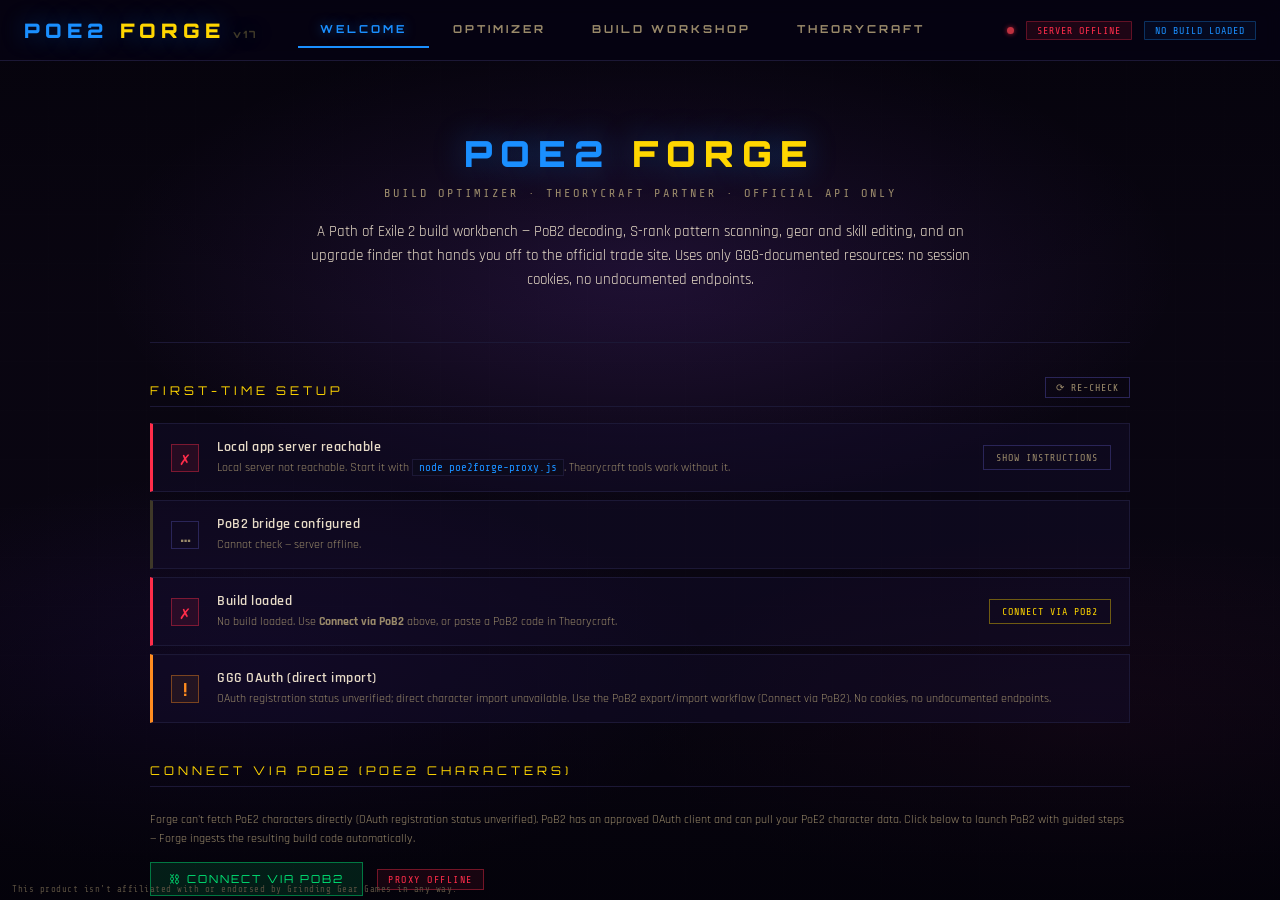
<file: index.html>
<!DOCTYPE html>
<html lang="en">
<head>
<meta charset="UTF-8">
<meta http-equiv="refresh" content="0; url=POE2Forge_v17.html">
<title>POE2 Forge</title>
</head>
<body>
<p>Redirecting to <a href="POE2Forge_v17.html">POE2 Forge v17</a>&hellip;</p>
<p style="font-size:11px;color:#666">This product isn't affiliated with or endorsed by Grinding Gear Games in any way.</p>
</body>
</html>
</file>
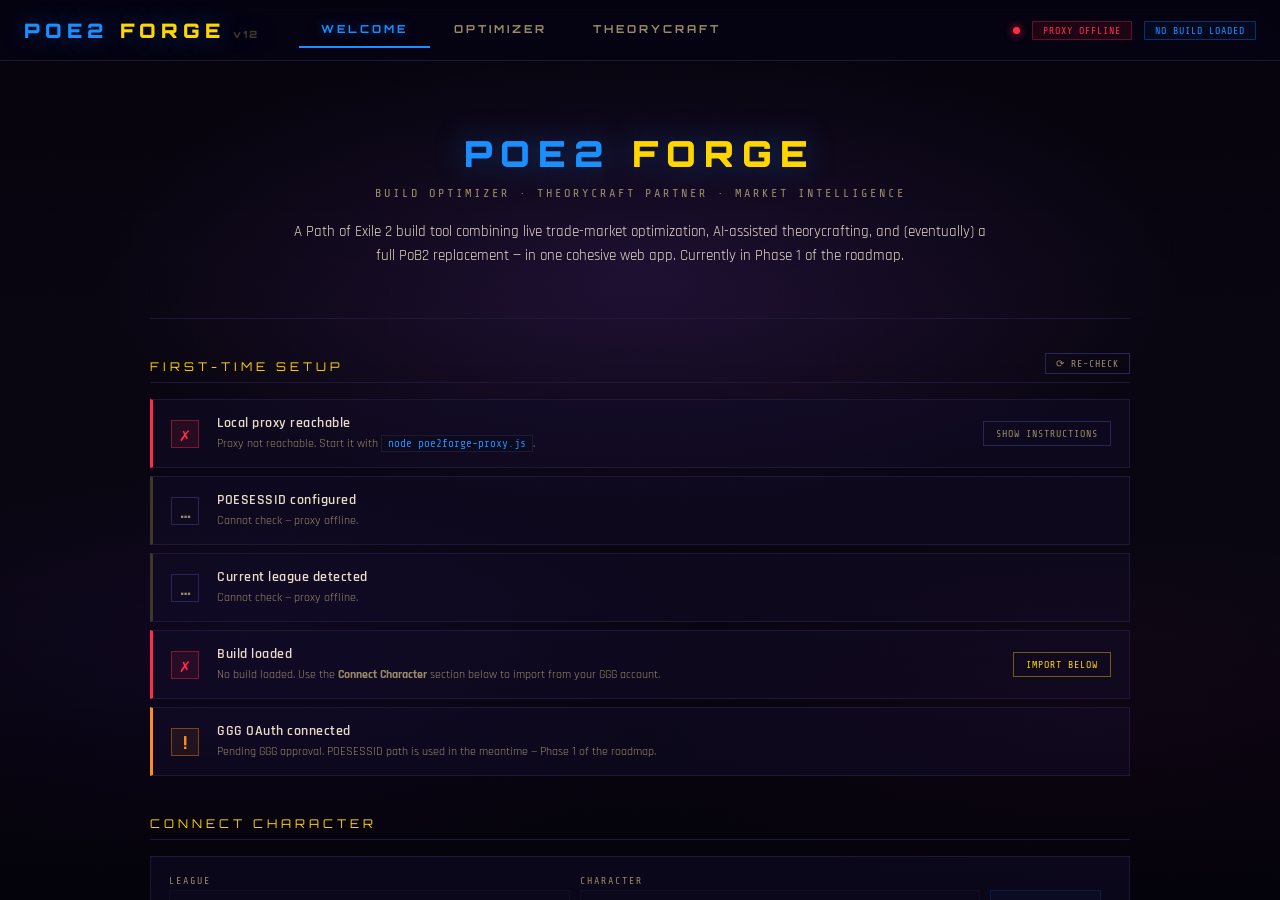
<file: POE2Forge_v12.html>
<!DOCTYPE html>
<html lang="en">
<head>
<meta charset="UTF-8">
<meta name="viewport" content="width=device-width, initial-scale=1.0">
<title>POE2 FORGE — Build Optimizer v12</title>
<link href="https://fonts.googleapis.com/css2?family=Rajdhani:wght@300;400;500;600;700&family=Orbitron:wght@400;700;900&family=Share+Tech+Mono&display=swap" rel="stylesheet">
<!-- Phase 3: curated build codes loaded from sidecar so the main HTML stays
     editable. window.GALLERY_CODES = { slug: 'eNr...', ... } -->
<script src="poe2forge-gallery-codes.js" defer></script>
<!--
  ────────────────────────────────────────────────────────────────────────────
  POE2 FORGE v12 — PHASE 6 (Phases 1–5 preserved)
  ────────────────────────────────────────────────────────────────────────────
  Phase 6 closes the import/export loop. The Phase 2 decoder turns PoB2
  codes → currentBuild; this phase reverses it: currentBuild → PoB2 code.
  Two paths:
    • PoB-sourced builds (decoded earlier) re-emit their stored original
      code byte-for-byte — lossless round-trip.
    • Other builds (GGG character import, future Phase 7 editor output)
      synthesize a minimal PoB2 XML from currentBuild and run it through
      CompressionStream('deflate') + base64-urlsafe. The result is a code
      PoB2 itself can re-import.
  In-game build tracker codes (also in Phase 6 per the roadmap) are stubbed
  — that format depends on a GGG spec that hasn't been published yet.
  ────────────────────────────────────────────────────────────────────────────
  Phase 5 — Advanced Thaumaturgy Alt-Quality Reference + PoB-import icons.
  Loads two JSON files at boot:
    • poe2db-skills.json     → searchable alt-quality reference table
    • poe2db-base-types.json → typeLine → icon URL lookup for paperdoll
  Both produced by scrape-poe2db.js (zero-dep Node script). Run after 0.5
  launches and PoE2DB ingests new gem/item data (~24–48h after patch). The
  v11 UI degrades to empty state when JSON files are missing.
  ────────────────────────────────────────────────────────────────────────────
  Phase 4 — Cross-Class S-Rank Scanner. The signature analytical feature.
  Pattern-matches builds against a rule pack of "downside text negated by
  ascendancy keystone" interactions — the technique behind every recent
  S-tier build (Lich + Last Lament, Hollow Form + Rolling Slam, etc.).
  Two scan modes: read currentBuild, OR pick a manual class+asc+item+skill
  combo. Output is reasoning-grade, not just lists.
  ────────────────────────────────────────────────────────────────────────────
  Phase 2 deliverables (from POE2Forge_Roadmap.pdf):
    • Theorycraft → PoB2 Decoder sub-tab promoted from placeholder to working
    • Client-side decode: base64-urlsafe → DecompressionStream('deflate') → DOMParser
      (zero new deps — built-ins only; pako not bundled)
    • Maps PoB2 XML into the same currentBuild schema Phase 1 uses
    • Inline summary: class + ascendancy, main skill, gear titles, PlayerStat dump
    • "Send to Optimizer" populates currentBuild and switches tab
    • Theorycraft-to-optimize bridge unlocked — paste any PoB2 code (your own
      or a creator's), immediately scan trade for upgrades
  Phase 1 unchanged: Welcome → Connect Character (PoE1 working today; PoE2
  characters need GGG OAuth approval still), Optimizer paperdoll + scan flow,
  proxy v2.3 with /characters + /character/:name + trade logging.

  currentBuild SCHEMA (modeled on PoB2 XML — locked for Phase 7+ compatibility)
  ────────────────────────────────────────────────────────────────────────────
  {
    source: 'ggg' | 'pob2' | 'gallery' | 'tracker' | null,
    importedAt: ISO timestamp | null,
    character: {
      name, level, class, ascendancy, league
    },
    stats: {
      life, es, mana, armour, evasion,
      fireRes, coldRes, lightRes, chaosRes,
      str, dex, int,
      dps, ehp  // populated by Phase 8 calc engine
    },
    gear: {
      weapon, offhand, helmet, body, gloves, boots,
      belt, amulet, ring_l, ring_r
    },        // each slot: { name, typeLine, rarity, ilvl, mods[], implicits[], sockets[] }
    skills: [ // each: { mainSkill, supports[], slot, gemLevel, quality } ]
    tree: {
      ascendancyPath: [],
      allocatedNodes: [],
      jewelSockets: [],
      masteries: []
    },
    flasks: [],
    charms: []
  }
  ════════════════════════════════════════════════════════════════════════════
-->
<style>
:root {
  --void: #020108;
  --deep: #060412;
  --surface: #0c0a1c;
  --panel: #100e26;
  --panel2: #14122e;
  --border: #1c1836;
  --border-hi: #2a2558;
  --blue: #1a8fff;
  --blue-dim: #0a3060;
  --blue-glow: rgba(26,143,255,0.12);
  --blue-glow2: rgba(26,143,255,0.06);
  --violet: #7b2fff;
  --violet-glow: rgba(123,47,255,0.1);
  --gold: #ffd600;
  --gold-dim: rgba(255,214,0,0.08);
  --red: #ff2d4a;
  --red-glow: rgba(255,45,74,0.1);
  --orange: #ff8c20;
  --green: #00e676;
  --green-glow: rgba(0,230,118,0.1);
  --text: #e8dcc8;
  --text-dim: #9a8a6a;
  --text-muted: #3e3828;
  --rare: #ffe020;
  --magic: #6090ff;
  --unique: #ff8c20;

  --bg-scene: #0a0612;
  --panel-bg: rgba(12, 8, 28, 0.85);
  --panel-bg-strong: rgba(6, 3, 18, 0.92);
  --panel-bg-light: rgba(20, 14, 46, 0.45);
  --panel-blur: blur(8px);
}

* { margin:0; padding:0; box-sizing:border-box; }

body {
  background: var(--bg-scene);
  color: var(--text);
  font-family: 'Rajdhani', sans-serif;
  font-size: 14px;
  min-height: 100vh;
  overflow-x: hidden;
}

.bg-scene {
  position: fixed; inset: 0;
  background: var(--bg-scene);
  background-image:
    radial-gradient(ellipse 70% 45% at 50% 30%, rgba(140, 70, 220, 0.20) 0%, transparent 60%),
    radial-gradient(ellipse 55% 35% at 20% 75%, rgba(80, 30, 180, 0.14) 0%, transparent 65%),
    radial-gradient(ellipse 50% 30% at 85% 80%, rgba(180, 40, 120, 0.08) 0%, transparent 70%);
  z-index: 0;
}
.bg-scene::after {
  content: '';
  position: absolute; inset: 0;
  background:
    linear-gradient(to bottom, rgba(2,1,8,0.55) 0%, rgba(2,1,8,0.1) 35%, rgba(2,1,8,0.1) 65%, rgba(2,1,8,0.75) 100%),
    repeating-linear-gradient(0deg, transparent, transparent 48px, rgba(255,255,255,0.005) 48px, rgba(255,255,255,0.005) 49px),
    repeating-linear-gradient(90deg, transparent, transparent 48px, rgba(255,255,255,0.005) 48px, rgba(255,255,255,0.005) 49px);
  pointer-events: none;
}

#app { position: relative; z-index: 1; display: flex; flex-direction: column; height: 100vh; }

/* ── HEADER ── */
header {
  display: flex; align-items: center; justify-content: space-between;
  padding: 12px 24px;
  border-bottom: 1px solid var(--border);
  background: var(--panel-bg-strong);
  backdrop-filter: var(--panel-blur);
  flex-shrink: 0; z-index: 100;
}

.logo {
  font-family: 'Orbitron', monospace; font-size: 20px; font-weight: 900;
  letter-spacing: 5px; color: var(--blue);
  text-shadow: 0 0 24px rgba(26,143,255,0.4);
  flex-shrink: 0;
}
.logo em { color: var(--gold); font-style: normal; }
.logo .ver { font-size: 10px; color: var(--text-muted); margin-left: 8px; letter-spacing: 2px; }

/* Top-tab navigation */
.top-tabs {
  display: flex; gap: 2px;
  margin-left: 40px;
  flex: 1;
}
.top-tab {
  background: transparent; border: none;
  color: var(--text-dim); cursor: pointer;
  font-family: 'Orbitron', monospace; font-size: 11px; font-weight: 700;
  letter-spacing: 3px; padding: 10px 22px;
  border-bottom: 2px solid transparent;
  transition: all 0.18s;
  text-transform: uppercase;
}
.top-tab:hover { color: var(--text); }
.top-tab.active {
  color: var(--blue);
  border-bottom-color: var(--blue);
  text-shadow: 0 0 12px rgba(26,143,255,0.5);
}
.top-tab .badge-dot {
  display: inline-block; width: 5px; height: 5px;
  border-radius: 50%; background: var(--gold);
  margin-left: 6px; vertical-align: middle;
  box-shadow: 0 0 6px var(--gold);
}

.header-center { display: flex; align-items: center; gap: 10px; }
.header-right { display: flex; align-items: center; gap: 12px; }

.pill {
  font-family: 'Share Tech Mono', monospace; font-size: 10px;
  padding: 3px 10px; letter-spacing: 1px;
  border: 1px solid; border-radius: 1px;
}
.pill-blue { color: var(--blue); border-color: rgba(26,143,255,0.3); background: var(--blue-glow2); }
.pill-gold { color: var(--gold); border-color: rgba(255,214,0,0.25); background: var(--gold-dim); }
.pill-green { color: var(--green); border-color: rgba(0,230,118,0.25); background: var(--green-glow); }
.pill-red { color: var(--red); border-color: rgba(255,45,74,0.3); background: var(--red-glow); }
.pill-muted { color: var(--text-dim); border-color: var(--border-hi); background: transparent; }

.dot { width:7px; height:7px; border-radius:50%; transition: all 0.3s; }
.dot-on { background: var(--green); box-shadow: 0 0 8px var(--green); }
.dot-off { background: var(--red); box-shadow: 0 0 8px var(--red); }
.dot-wait { background: var(--text-muted); }

/* ── TAB CONTENT ── */
.tab-content {
  flex: 1;
  overflow: hidden;
  display: none;
}
.tab-content.active { display: flex; flex-direction: column; }

/* ════════════════════════════════════════════════════════════════════════
   WELCOME TAB
   ════════════════════════════════════════════════════════════════════════ */
.welcome-container {
  flex: 1;
  overflow-y: auto;
  padding: 40px 60px;
  max-width: 1100px;
  margin: 0 auto;
  width: 100%;
}

.welcome-hero {
  text-align: center;
  padding: 30px 0 50px;
  border-bottom: 1px solid var(--border);
  margin-bottom: 40px;
}
.welcome-hero h1 {
  font-family: 'Orbitron', monospace;
  font-size: 36px; font-weight: 900;
  letter-spacing: 8px;
  color: var(--blue);
  text-shadow: 0 0 32px rgba(26,143,255,0.4);
  margin-bottom: 10px;
}
.welcome-hero h1 em { color: var(--gold); font-style: normal; }
.welcome-hero .tagline {
  font-family: 'Share Tech Mono', monospace;
  font-size: 12px; letter-spacing: 3px;
  color: var(--text-dim);
  text-transform: uppercase;
}
.welcome-hero .pitch {
  font-size: 15px;
  color: var(--text);
  margin-top: 20px;
  max-width: 700px;
  margin-left: auto; margin-right: auto;
  line-height: 1.6;
}

.welcome-section {
  margin-bottom: 40px;
}
.welcome-section-title {
  font-family: 'Orbitron', monospace;
  font-size: 12px; letter-spacing: 4px;
  color: var(--gold);
  text-transform: uppercase;
  margin-bottom: 16px;
  padding-bottom: 8px;
  border-bottom: 1px solid var(--border);
}

/* Setup checklist */
.checklist {
  display: flex; flex-direction: column;
  gap: 8px;
}
.check-item {
  display: grid;
  grid-template-columns: 32px 1fr auto;
  gap: 14px;
  align-items: center;
  padding: 14px 18px;
  background: var(--panel-bg-light);
  border: 1px solid var(--border);
  transition: all 0.18s;
}
.check-item:hover { border-color: var(--border-hi); }
.check-item.ok { border-left: 3px solid var(--green); }
.check-item.fail { border-left: 3px solid var(--red); }
.check-item.wait { border-left: 3px solid var(--text-muted); }
.check-item.warn { border-left: 3px solid var(--orange); }

.check-icon {
  font-family: 'Orbitron', monospace;
  font-size: 18px; font-weight: 700;
  width: 28px; height: 28px;
  display: flex; align-items: center; justify-content: center;
  border: 1px solid var(--border-hi);
}
.check-item.ok .check-icon { color: var(--green); border-color: rgba(0,230,118,0.4); background: var(--green-glow); }
.check-item.fail .check-icon { color: var(--red); border-color: rgba(255,45,74,0.4); background: var(--red-glow); }
.check-item.wait .check-icon { color: var(--text-dim); }
.check-item.warn .check-icon { color: var(--orange); border-color: rgba(255,140,32,0.4); background: rgba(255,140,32,0.08); }

.check-body { display: flex; flex-direction: column; gap: 3px; }
.check-title { font-size: 14px; font-weight: 600; color: var(--text); letter-spacing: 0.5px; }
.check-detail { font-size: 12px; color: var(--text-dim); line-height: 1.5; }
.check-detail code {
  font-family: 'Share Tech Mono', monospace;
  font-size: 11px;
  background: var(--surface);
  padding: 1px 6px;
  border: 1px solid var(--border);
  color: var(--blue);
}

.check-action {
  font-family: 'Share Tech Mono', monospace;
  font-size: 10px;
  letter-spacing: 1px;
  text-transform: uppercase;
  padding: 6px 12px;
  background: transparent;
  border: 1px solid var(--border-hi);
  color: var(--text-dim);
  cursor: pointer;
  transition: all 0.15s;
}
.check-action:hover { color: var(--blue); border-color: var(--blue); }
.check-action.primary { color: var(--gold); border-color: rgba(255,214,0,0.4); }
.check-action.primary:hover { background: var(--gold-dim); }

/* Connect Character (Phase 1) */
.connect-grid {
  display: grid;
  grid-template-columns: 1fr 1fr auto auto;
  gap: 10px;
  align-items: end;
  padding: 18px;
  background: var(--panel-bg-light);
  border: 1px solid var(--border);
}
.connect-field { display: flex; flex-direction: column; gap: 4px; }
.connect-label {
  font-family: 'Share Tech Mono', monospace;
  font-size: 10px; letter-spacing: 2px;
  color: var(--text-dim); text-transform: uppercase;
}
.connect-select {
  background: var(--surface); border: 1px solid var(--border);
  color: var(--text); font-family: 'Rajdhani', sans-serif;
  font-size: 13px; padding: 7px 10px; outline: none; cursor: pointer;
}
.connect-select:focus { border-color: var(--blue); }
.connect-select:disabled { opacity: 0.4; cursor: not-allowed; }

.connect-btn {
  font-family: 'Orbitron', monospace;
  font-size: 11px; letter-spacing: 2px;
  text-transform: uppercase;
  padding: 9px 18px;
  background: var(--blue-glow);
  border: 1px solid rgba(26,143,255,0.4);
  color: var(--blue);
  cursor: pointer;
  transition: all 0.18s;
}
.connect-btn:hover:not(:disabled) {
  background: rgba(26,143,255,0.2);
  box-shadow: 0 0 18px rgba(26,143,255,0.25);
}
.connect-btn:disabled { opacity: 0.35; cursor: not-allowed; }
.connect-btn.danger {
  background: transparent;
  border-color: rgba(255,45,74,0.35);
  color: var(--red);
}
.connect-btn.danger:hover:not(:disabled) {
  background: var(--red-glow);
  box-shadow: 0 0 14px rgba(255,45,74,0.18);
}

.connect-status {
  font-family: 'Share Tech Mono', monospace;
  font-size: 11px; color: var(--text-dim);
  padding: 10px 18px 0;
  min-height: 18px;
}
.connect-status.ok  { color: var(--green); }
.connect-status.err { color: var(--red); }
.connect-status.info { color: var(--blue); }

/* Re-check button on header */
.recheck-btn {
  font-family: 'Share Tech Mono', monospace;
  font-size: 10px;
  letter-spacing: 1px;
  text-transform: uppercase;
  padding: 4px 10px;
  background: transparent;
  border: 1px solid var(--border-hi);
  color: var(--text-dim);
  cursor: pointer;
  float: right;
  margin-top: -6px;
  transition: all 0.15s;
}
.recheck-btn:hover { color: var(--blue); border-color: var(--blue); }

/* Info/getting-started cards */
.info-grid {
  display: grid;
  grid-template-columns: repeat(2, 1fr);
  gap: 16px;
}
.info-card {
  padding: 18px 20px;
  background: var(--panel-bg-light);
  border: 1px solid var(--border);
  transition: all 0.18s;
}
.info-card:hover { border-color: var(--border-hi); }
.info-card-icon {
  font-family: 'Orbitron', monospace;
  color: var(--violet);
  font-size: 24px;
  margin-bottom: 10px;
}
.info-card-title {
  font-family: 'Orbitron', monospace;
  font-size: 12px;
  letter-spacing: 2px;
  color: var(--blue);
  text-transform: uppercase;
  margin-bottom: 8px;
}
.info-card-body {
  font-size: 13px;
  color: var(--text);
  line-height: 1.55;
  margin-bottom: 14px;
}
.info-card-body code {
  font-family: 'Share Tech Mono', monospace;
  font-size: 11px;
  background: var(--surface);
  padding: 1px 6px;
  border: 1px solid var(--border);
  color: var(--blue);
}
.info-card-cta {
  font-family: 'Share Tech Mono', monospace;
  font-size: 11px;
  letter-spacing: 2px;
  text-transform: uppercase;
  padding: 6px 14px;
  background: transparent;
  border: 1px solid var(--blue);
  color: var(--blue);
  cursor: pointer;
  transition: all 0.15s;
}
.info-card-cta:hover { background: var(--blue-glow); }

/* Troubleshooting collapsible */
.collapse {
  border: 1px solid var(--border);
  margin-bottom: 8px;
  background: var(--panel-bg-light);
}
.collapse-head {
  padding: 12px 18px;
  cursor: pointer;
  display: flex;
  justify-content: space-between;
  align-items: center;
  font-size: 13px;
  font-weight: 600;
  letter-spacing: 0.5px;
  user-select: none;
}
.collapse-head:hover { background: rgba(26,143,255,0.04); }
.collapse-head::after {
  content: '+';
  font-family: 'Share Tech Mono', monospace;
  font-size: 16px;
  color: var(--text-dim);
}
.collapse.open .collapse-head::after { content: '−'; color: var(--blue); }
.collapse-body {
  display: none;
  padding: 4px 18px 16px;
  font-size: 12px;
  color: var(--text-dim);
  line-height: 1.6;
  border-top: 1px solid var(--border);
}
.collapse.open .collapse-body { display: block; }
.collapse-body code {
  font-family: 'Share Tech Mono', monospace;
  font-size: 11px;
  background: var(--surface);
  padding: 1px 6px;
  border: 1px solid var(--border);
  color: var(--blue);
}

/* ════════════════════════════════════════════════════════════════════════
   OPTIMIZER TAB (preserved from v5 with currentBuild integration)
   ════════════════════════════════════════════════════════════════════════ */
.body {
  display: grid;
  grid-template-columns: 280px 1fr 340px;
  flex: 1;
  overflow: hidden;
  gap: 0;
}

.panel {
  overflow-y: auto;
  scrollbar-width: thin;
  scrollbar-color: var(--border-hi) transparent;
  background: var(--panel-bg);
  backdrop-filter: var(--panel-blur);
  border-right: 1px solid var(--border);
}
.panel:last-child { border-right: none; border-left: 1px solid var(--border); }
.panel-center {
  background: transparent;
  backdrop-filter: none;
  border-right: none;
  position: relative;
  overflow-y: auto;
}

.panel-head {
  font-family: 'Orbitron', monospace; font-size: 9px;
  letter-spacing: 3px; color: var(--text-muted);
  padding: 12px 16px 8px;
  border-bottom: 1px solid var(--border);
  background: var(--panel-bg-strong);
  position: sticky; top: 0; z-index: 10;
  text-transform: uppercase;
  display: flex; align-items: center; justify-content: space-between;
}

.section { padding: 14px 16px; border-bottom: 1px solid var(--border); }
.section-title {
  font-family: 'Orbitron', monospace; font-size: 9px;
  letter-spacing: 2px; color: var(--text-muted);
  margin-bottom: 10px; text-transform: uppercase;
}

.char-name { font-size: 17px; font-weight: 700; letter-spacing: 1px; }
.char-class {
  font-family: 'Share Tech Mono', monospace; font-size: 10px;
  color: var(--blue); letter-spacing: 2px; margin-top: 2px; margin-bottom: 12px;
}

.kv-row {
  display: flex; justify-content: space-between;
  padding: 4px 0;
  border-bottom: 1px solid rgba(255,255,255,0.03);
  font-size: 13px;
}
.kv-label { color: var(--text-dim); }
.kv-val { font-family: 'Share Tech Mono', monospace; font-weight: 600; }
.kv-val.bad { color: var(--red); }
.kv-val.warn { color: var(--orange); }
.kv-val.ok { color: var(--green); }
.kv-val.empty { color: var(--text-muted); }

.res-rows { display: flex; flex-direction: column; gap: 6px; }
.res-row {
  display: grid; grid-template-columns: 60px 1fr 48px;
  align-items: center; gap: 8px;
}
.res-name { font-size: 11px; color: var(--text-dim); letter-spacing: 1px; }
.res-bar-track { height: 4px; background: rgba(255,255,255,0.05); border-radius: 2px; overflow: hidden; }
.res-bar-fill { height: 100%; border-radius: 2px; transition: width 0.6s ease; }
.res-pct {
  font-family: 'Share Tech Mono', monospace; font-size: 12px;
  font-weight: 700; text-align: right;
}
.res-pct.neg { color: var(--red); }
.res-pct.low { color: var(--orange); }
.res-pct.ok { color: var(--green); }
.res-pct.empty { color: var(--text-muted); }

.slider-rows { display: flex; flex-direction: column; gap: 10px; }
.slider-meta { display: flex; justify-content: space-between; margin-bottom: 5px; }
.slider-label { font-size: 12px; color: var(--text-dim); letter-spacing: 1px; }
.slider-val { font-family: 'Share Tech Mono', monospace; font-size: 11px; color: var(--blue); }

input[type=range] {
  -webkit-appearance: none; width: 100%; height: 3px;
  background: var(--border-hi); border-radius: 2px; outline: none; cursor: pointer;
}
input[type=range]::-webkit-slider-thumb {
  -webkit-appearance: none; width: 12px; height: 12px;
  border-radius: 50%; background: var(--blue);
  box-shadow: 0 0 6px rgba(26,143,255,0.6); cursor: pointer;
}
input[type=range]:disabled { opacity: 0.4; cursor: not-allowed; }

.filter-row {
  display: flex; align-items: center; justify-content: space-between;
  padding: 6px 0; font-size: 13px;
}
.filter-label { color: var(--text-dim); }

.toggle {
  width: 32px; height: 16px; border-radius: 8px;
  background: var(--border-hi); cursor: pointer;
  position: relative; transition: background 0.2s;
  border: none; outline: none;
}
.toggle.on { background: var(--blue); }
.toggle::after {
  content: ''; position: absolute;
  width: 10px; height: 10px; border-radius: 50%;
  background: white; top: 3px; left: 3px;
  transition: transform 0.2s;
}
.toggle.on::after { transform: translateX(16px); }

.filter-select {
  background: var(--surface); border: 1px solid var(--border);
  color: var(--text); font-family: 'Share Tech Mono', monospace;
  font-size: 11px; padding: 3px 6px; outline: none; cursor: pointer;
}
.budget-input {
  background: var(--surface); border: 1px solid var(--border);
  color: var(--text); font-family: 'Share Tech Mono', monospace;
  font-size: 11px; padding: 3px 8px; width: 80px; outline: none;
}

/* ── EMPTY STATE (when currentBuild is null) ── */
.empty-build-state {
  height: 100%;
  display: flex; flex-direction: column;
  align-items: center; justify-content: center;
  text-align: center;
  padding: 60px 40px;
  gap: 18px;
}
.empty-build-icon {
  font-family: 'Orbitron', monospace;
  font-size: 72px;
  color: var(--violet);
  opacity: 0.3;
  line-height: 1;
}
.empty-build-title {
  font-family: 'Orbitron', monospace;
  font-size: 14px; letter-spacing: 3px;
  color: var(--text);
  text-transform: uppercase;
}
.empty-build-detail {
  font-size: 13px;
  color: var(--text-dim);
  line-height: 1.6;
  max-width: 380px;
}
.empty-build-cta {
  font-family: 'Orbitron', monospace;
  font-size: 11px; letter-spacing: 3px;
  text-transform: uppercase;
  padding: 12px 28px;
  background: var(--blue-glow);
  border: 1px solid rgba(26,143,255,0.4);
  color: var(--blue);
  cursor: pointer;
  margin-top: 12px;
  transition: all 0.18s;
}
.empty-build-cta:hover {
  background: rgba(26,143,255,0.18);
  box-shadow: 0 0 24px rgba(26,143,255,0.3);
}

.empty-left-panel {
  padding: 30px 16px;
  text-align: center;
  color: var(--text-muted);
  font-size: 12px;
  line-height: 1.6;
}
.empty-left-panel .icon { font-size: 32px; opacity: 0.4; margin-bottom: 12px; }

/* ── PAPERDOLL ── */
.center-content { padding: 20px; height: 100%; display: flex; flex-direction: column; }
.center-head {
  font-family: 'Orbitron', monospace; font-size: 10px;
  letter-spacing: 3px; color: var(--text-dim);
  margin-bottom: 16px;
  display: flex; align-items: center; justify-content: space-between;
  text-transform: uppercase;
}
.center-head .hint { color: var(--blue); font-size: 9px; }

.paperdoll {
  display: grid;
  grid-template-columns: repeat(6, 96px);
  grid-template-rows: repeat(6, 96px);
  gap: 8px;
  justify-content: center;
  align-content: start;
  padding-top: 20px;
}

.consumables {
  display: flex;
  justify-content: center;
  gap: 8px;
  margin-top: 8px;
  align-self: center;
}
.consumables .flask { width: 96px; height: 200px; }
.consumables .charm { width: 96px; height: 96px; }

.slot-tile {
  background: var(--panel-bg-light);
  backdrop-filter: blur(4px);
  border: 1px solid var(--border);
  position: relative;
  cursor: pointer;
  transition: all 0.18s;
  display: flex;
  flex-direction: column;
  overflow: hidden;
}
.slot-tile:hover {
  border-color: var(--blue);
  background: rgba(26,143,255,0.1);
}
.slot-tile.filled { border-color: var(--border-hi); }
.slot-tile.filled.rare { border-color: rgba(255,224,32,0.5); background: rgba(255,224,32,0.06); }
.slot-tile.filled.magic { border-color: rgba(96,144,255,0.5); background: rgba(96,144,255,0.06); }
.slot-tile.filled.unique { border-color: rgba(255,140,32,0.5); background: rgba(255,140,32,0.06); }
.slot-tile.empty .slot-item { color: var(--red); }
.slot-tile.disabled { opacity: 0.3; cursor: not-allowed; pointer-events: none; }
.slot-tile.display-only { cursor: default; opacity: 0.55; }
.slot-tile.scanning {
  border-color: var(--violet);
  background: rgba(123,47,255,0.1);
  animation: breathe 1.4s ease-in-out infinite;
}
.slot-tile.has-results { border-color: var(--green); }

.slot-label {
  font-family: 'Share Tech Mono', monospace;
  font-size: 10px;
  letter-spacing: 1px;
  color: var(--text-dim);
  padding: 5px 7px 0;
  opacity: 0.75;
}
.slot-icon { flex: 1; display: flex; align-items: center; justify-content: center; padding: 4px; min-height: 0; }
.slot-icon img { max-height: 100%; max-width: 100%; object-fit: contain; }
.slot-item { font-size: 11px; font-weight: 600; padding: 0 6px 3px; text-align: center; line-height: 1.15; opacity: 0.9; }
.slot-tile.rare .slot-item { color: var(--rare); }
.slot-tile.magic .slot-item { color: var(--magic); }
.slot-tile.unique .slot-item { color: var(--unique); }
.slot-meta {
  font-family: 'Share Tech Mono', monospace;
  font-size: 9px;
  padding: 0 6px 4px;
  display: flex;
  justify-content: space-between;
  color: var(--text-muted);
}
.slot-count { color: var(--blue); }

@keyframes breathe { 0%,100%{opacity:1} 50%{opacity:0.65} }

.scan-all-bar {
  margin-top: 18px;
  display: flex;
  gap: 12px;
  align-items: center;
  padding: 10px 14px;
  background: rgba(26,143,255,0.08);
  border: 1px solid rgba(26,143,255,0.25);
}
.scan-all-btn {
  background: transparent;
  border: none;
  color: var(--blue);
  font-family: 'Orbitron', monospace;
  font-size: 10px;
  letter-spacing: 3px;
  cursor: pointer;
  text-transform: uppercase;
}
.scan-all-btn:disabled { opacity: 0.4; cursor: not-allowed; }
.scan-all-status {
  font-family: 'Share Tech Mono', monospace;
  font-size: 10px;
  color: var(--text-dim);
  margin-left: auto;
}

/* ════════════════════════════════════════════════════════════════════════
   THEORYCRAFT TAB (sub-tab placeholders for Phases 2-5 — filled in later)
   ════════════════════════════════════════════════════════════════════════ */
.theorycraft-container {
  flex: 1;
  display: flex;
  flex-direction: column;
  overflow: hidden;
}

.subtab-bar {
  display: flex;
  background: var(--panel-bg-strong);
  border-bottom: 1px solid var(--border);
  padding: 0 24px;
  flex-shrink: 0;
}
.subtab {
  background: transparent;
  border: none;
  color: var(--text-dim);
  cursor: pointer;
  font-family: 'Share Tech Mono', monospace;
  font-size: 11px;
  letter-spacing: 2px;
  padding: 14px 24px;
  border-bottom: 2px solid transparent;
  transition: all 0.15s;
  text-transform: uppercase;
}
.subtab:hover { color: var(--text); }
.subtab.active {
  color: var(--gold);
  border-bottom-color: var(--gold);
}
.subtab .phase-tag {
  font-size: 9px;
  color: var(--text-muted);
  margin-left: 6px;
  letter-spacing: 1px;
}

.subtab-content {
  flex: 1;
  overflow-y: auto;
  display: none;
  padding: 40px 60px;
}
.subtab-content.active { display: block; }

.placeholder-panel {
  max-width: 700px;
  margin: 60px auto;
  text-align: center;
  padding: 60px 40px;
  border: 1px dashed var(--border-hi);
  background: var(--panel-bg-light);
}
.placeholder-icon {
  font-family: 'Orbitron', monospace;
  font-size: 48px;
  color: var(--violet);
  opacity: 0.4;
  margin-bottom: 18px;
}
.placeholder-title {
  font-family: 'Orbitron', monospace;
  font-size: 16px;
  letter-spacing: 4px;
  color: var(--gold);
  text-transform: uppercase;
  margin-bottom: 8px;
}
.placeholder-phase {
  font-family: 'Share Tech Mono', monospace;
  font-size: 11px;
  letter-spacing: 2px;
  color: var(--blue);
  margin-bottom: 18px;
}
.placeholder-detail {
  font-size: 14px;
  color: var(--text);
  line-height: 1.6;
  margin-bottom: 14px;
}
.placeholder-spec {
  text-align: left;
  margin-top: 24px;
  padding: 18px 22px;
  background: var(--surface);
  border: 1px solid var(--border);
  font-size: 13px;
  color: var(--text-dim);
  line-height: 1.7;
}
.placeholder-spec strong { color: var(--gold); display: block; margin-bottom: 6px; font-family: 'Orbitron', monospace; font-size: 10px; letter-spacing: 2px; }

/* ── PoB2 DECODER (Phase 2) ── */
.pob-decoder {
  max-width: 900px;
  margin: 0 auto;
  display: flex;
  flex-direction: column;
  gap: 18px;
}
.pob-decoder-head {
  font-family: 'Orbitron', monospace;
  font-size: 14px;
  letter-spacing: 4px;
  color: var(--gold);
  text-transform: uppercase;
  padding-bottom: 10px;
  border-bottom: 1px solid var(--border);
}
.pob-decoder-blurb {
  font-size: 13px;
  color: var(--text-dim);
  line-height: 1.55;
}
.pob-decoder-blurb code {
  font-family: 'Share Tech Mono', monospace;
  font-size: 11px;
  background: var(--surface);
  padding: 1px 6px;
  border: 1px solid var(--border);
  color: var(--blue);
}
.pob-textarea {
  width: 100%;
  min-height: 140px;
  background: var(--surface);
  border: 1px solid var(--border);
  color: var(--text);
  font-family: 'Share Tech Mono', monospace;
  font-size: 11px;
  padding: 12px 14px;
  outline: none;
  resize: vertical;
  word-break: break-all;
  line-height: 1.4;
}
.pob-textarea:focus { border-color: var(--blue); box-shadow: 0 0 0 1px rgba(26,143,255,0.2); }

.pob-actions { display: flex; gap: 10px; align-items: center; }
.pob-btn {
  font-family: 'Orbitron', monospace;
  font-size: 11px; letter-spacing: 2px;
  text-transform: uppercase;
  padding: 10px 22px;
  cursor: pointer;
  transition: all 0.18s;
  border: 1px solid;
}
.pob-btn.primary {
  background: var(--blue-glow);
  border-color: rgba(26,143,255,0.4);
  color: var(--blue);
}
.pob-btn.primary:hover:not(:disabled) {
  background: rgba(26,143,255,0.2);
  box-shadow: 0 0 18px rgba(26,143,255,0.25);
}
.pob-btn.gold {
  background: var(--gold-dim);
  border-color: rgba(255,214,0,0.4);
  color: var(--gold);
}
.pob-btn.gold:hover:not(:disabled) {
  background: rgba(255,214,0,0.15);
  box-shadow: 0 0 18px rgba(255,214,0,0.25);
}
.pob-btn.ghost {
  background: transparent;
  border-color: var(--border-hi);
  color: var(--text-dim);
}
.pob-btn.ghost:hover:not(:disabled) {
  color: var(--text);
  border-color: var(--text-dim);
}
.pob-btn:disabled { opacity: 0.35; cursor: not-allowed; }

.pob-status {
  font-family: 'Share Tech Mono', monospace;
  font-size: 11px;
  color: var(--text-dim);
  margin-left: auto;
}
.pob-status.ok  { color: var(--green); }
.pob-status.err { color: var(--red); }
.pob-status.info { color: var(--blue); }

.pob-summary {
  display: grid;
  grid-template-columns: 1fr 1fr;
  gap: 14px;
  padding: 18px;
  background: var(--panel-bg-light);
  border: 1px solid var(--border);
}
.pob-summary-block { display: flex; flex-direction: column; gap: 6px; }
.pob-summary-block.full { grid-column: 1 / -1; }
.pob-summary-title {
  font-family: 'Orbitron', monospace;
  font-size: 9px; letter-spacing: 3px;
  color: var(--text-muted);
  text-transform: uppercase;
  padding-bottom: 4px;
  border-bottom: 1px solid var(--border);
}
.pob-summary-row {
  display: flex; justify-content: space-between;
  font-size: 12px;
  padding: 2px 0;
}
.pob-summary-key { color: var(--text-dim); }
.pob-summary-val { font-family: 'Share Tech Mono', monospace; font-weight: 600; color: var(--text); }
.pob-summary-val.gold { color: var(--gold); }
.pob-summary-val.blue { color: var(--blue); }
.pob-summary-val.rare { color: var(--rare); }
.pob-summary-val.unique { color: var(--unique); }
.pob-summary-val.magic { color: var(--magic); }

.pob-error-detail {
  font-family: 'Share Tech Mono', monospace;
  font-size: 11px;
  padding: 12px 14px;
  background: var(--red-glow);
  border: 1px solid rgba(255,45,74,0.35);
  color: var(--red);
  white-space: pre-wrap;
  word-break: break-word;
}

/* ── EXPORT MODAL (Phase 6) ── */
.export-overlay {
  position: fixed; inset: 0;
  background: rgba(2,1,8,0.78);
  backdrop-filter: blur(6px);
  z-index: 500;
  display: none;
  align-items: center;
  justify-content: center;
  padding: 40px;
}
.export-overlay.show { display: flex; }
.export-modal {
  width: 100%;
  max-width: 760px;
  background: var(--panel-bg-strong);
  border: 1px solid var(--gold);
  box-shadow: 0 0 48px rgba(255,214,0,0.18);
  display: flex;
  flex-direction: column;
  max-height: 80vh;
}
.export-modal-head {
  padding: 16px 20px;
  border-bottom: 1px solid var(--border);
  display: flex;
  justify-content: space-between;
  align-items: center;
}
.export-modal-title {
  font-family: 'Orbitron', monospace;
  font-size: 14px;
  letter-spacing: 3px;
  color: var(--gold);
  text-transform: uppercase;
}
.export-close {
  background: transparent;
  border: 1px solid var(--border-hi);
  color: var(--text-dim);
  cursor: pointer;
  width: 26px; height: 26px;
  font-family: 'Share Tech Mono', monospace;
  display: flex; align-items: center; justify-content: center;
}
.export-close:hover { color: var(--text); border-color: var(--text-dim); }

.export-body {
  padding: 20px;
  display: flex;
  flex-direction: column;
  gap: 14px;
  overflow-y: auto;
}
.export-blurb { font-size: 13px; color: var(--text-dim); line-height: 1.55; }
.export-blurb code {
  font-family: 'Share Tech Mono', monospace;
  font-size: 11px;
  background: var(--surface);
  padding: 1px 6px;
  border: 1px solid var(--border);
  color: var(--blue);
}
.export-mode-pill {
  display: inline-block;
  font-family: 'Share Tech Mono', monospace;
  font-size: 9px;
  letter-spacing: 2px;
  padding: 3px 9px;
  border: 1px solid;
  text-transform: uppercase;
}
.export-mode-pill.roundtrip { color: var(--green); border-color: rgba(0,230,118,0.4); background: var(--green-glow); }
.export-mode-pill.synthesized { color: var(--blue); border-color: rgba(26,143,255,0.4); background: var(--blue-glow); }

.export-textarea {
  width: 100%;
  min-height: 200px;
  background: var(--surface);
  border: 1px solid var(--border);
  color: var(--text);
  font-family: 'Share Tech Mono', monospace;
  font-size: 11px;
  padding: 12px 14px;
  word-break: break-all;
  resize: vertical;
  outline: none;
}
.export-textarea:focus { border-color: var(--gold); }

.export-meta {
  display: grid;
  grid-template-columns: 1fr 1fr;
  gap: 14px;
}
.export-meta-block {
  padding: 12px 14px;
  background: var(--panel-bg-light);
  border: 1px solid var(--border);
}
.export-meta-title {
  font-family: 'Orbitron', monospace;
  font-size: 9px; letter-spacing: 2px;
  color: var(--text-muted);
  text-transform: uppercase;
  margin-bottom: 6px;
}
.export-meta-val {
  font-family: 'Share Tech Mono', monospace;
  font-size: 12px;
  color: var(--text);
  word-break: break-all;
}
.export-meta-val.ok { color: var(--green); }
.export-meta-val.warn { color: var(--orange); }

.export-actions {
  display: flex;
  gap: 10px;
  padding: 14px 20px;
  border-top: 1px solid var(--border);
  background: var(--panel-bg);
}
.export-btn {
  font-family: 'Orbitron', monospace;
  font-size: 11px; letter-spacing: 2px;
  text-transform: uppercase;
  padding: 9px 18px;
  cursor: pointer;
  border: 1px solid;
  transition: all 0.15s;
}
.export-btn.primary {
  background: var(--gold-dim);
  border-color: rgba(255,214,0,0.4);
  color: var(--gold);
}
.export-btn.primary:hover { background: rgba(255,214,0,0.18); box-shadow: 0 0 18px rgba(255,214,0,0.25); }
.export-btn.ghost {
  background: transparent;
  border-color: var(--border-hi);
  color: var(--text-dim);
}
.export-btn.ghost:hover { color: var(--text); border-color: var(--text-dim); }
.export-btn:disabled { opacity: 0.35; cursor: not-allowed; }

/* Optimizer left-panel "Share Build" button */
.share-build-row {
  padding: 10px 16px;
  border-top: 1px solid var(--border);
  display: flex;
  gap: 8px;
}
.share-build-btn {
  flex: 1;
  font-family: 'Share Tech Mono', monospace;
  font-size: 10px;
  letter-spacing: 2px;
  text-transform: uppercase;
  padding: 8px 12px;
  background: var(--gold-dim);
  border: 1px solid rgba(255,214,0,0.4);
  color: var(--gold);
  cursor: pointer;
  transition: all 0.15s;
}
.share-build-btn:hover { background: rgba(255,214,0,0.18); }
.share-build-btn.tracker {
  background: transparent;
  border-color: var(--border-hi);
  color: var(--text-muted);
  cursor: help;
}

/* ── BUILD GALLERY (Phase 3) ── */
.gallery-root {
  max-width: 1100px;
  margin: 0 auto;
  display: flex;
  flex-direction: column;
  gap: 18px;
}
.gallery-head {
  font-family: 'Orbitron', monospace;
  font-size: 14px;
  letter-spacing: 4px;
  color: var(--gold);
  text-transform: uppercase;
  padding-bottom: 10px;
  border-bottom: 1px solid var(--border);
  display: flex;
  justify-content: space-between;
  align-items: baseline;
}
.gallery-head .count {
  font-family: 'Share Tech Mono', monospace;
  font-size: 11px;
  color: var(--text-dim);
  letter-spacing: 1px;
  text-transform: none;
}
.gallery-blurb {
  font-size: 13px;
  color: var(--text-dim);
  line-height: 1.55;
}

/* Filter bar */
.gallery-filters {
  display: grid;
  grid-template-columns: 2fr 1fr 1fr 1fr 1fr auto;
  gap: 10px;
  padding: 14px 16px;
  background: var(--panel-bg-light);
  border: 1px solid var(--border);
}
.gallery-filter { display: flex; flex-direction: column; gap: 4px; }
.gallery-filter-label {
  font-family: 'Share Tech Mono', monospace;
  font-size: 9px; letter-spacing: 2px;
  color: var(--text-muted); text-transform: uppercase;
}
.gallery-input,
.gallery-select {
  background: var(--surface);
  border: 1px solid var(--border);
  color: var(--text);
  font-family: 'Rajdhani', sans-serif;
  font-size: 12px;
  padding: 6px 8px;
  outline: none;
  cursor: pointer;
}
.gallery-input { cursor: text; font-family: 'Share Tech Mono', monospace; }
.gallery-input:focus,
.gallery-select:focus { border-color: var(--blue); }

.gallery-clear-btn {
  align-self: end;
  font-family: 'Share Tech Mono', monospace;
  font-size: 10px;
  letter-spacing: 1px;
  text-transform: uppercase;
  padding: 7px 12px;
  background: transparent;
  border: 1px solid var(--border-hi);
  color: var(--text-dim);
  cursor: pointer;
  transition: all 0.15s;
}
.gallery-clear-btn:hover { color: var(--text); border-color: var(--text-dim); }

/* Card grid */
.gallery-grid {
  display: grid;
  grid-template-columns: repeat(auto-fill, minmax(280px, 1fr));
  gap: 14px;
}
.gallery-card {
  position: relative;
  background: var(--panel-bg-light);
  border: 1px solid var(--border);
  padding: 16px 18px;
  cursor: pointer;
  transition: all 0.18s;
  display: flex;
  flex-direction: column;
  gap: 8px;
  min-height: 180px;
}
.gallery-card:hover {
  border-color: var(--blue);
  background: rgba(26,143,255,0.06);
  transform: translateY(-1px);
  box-shadow: 0 4px 18px rgba(26,143,255,0.12);
}
.gallery-card.user-build {
  border-left: 3px solid var(--violet);
}
.gallery-card.curated {
  border-left: 3px solid var(--gold);
}

.card-head {
  display: flex;
  justify-content: space-between;
  align-items: start;
  gap: 8px;
}
.card-name {
  font-family: 'Orbitron', monospace;
  font-size: 14px;
  font-weight: 700;
  letter-spacing: 1px;
  color: var(--text);
  line-height: 1.2;
}
.card-creator {
  font-family: 'Share Tech Mono', monospace;
  font-size: 10px;
  color: var(--blue);
  letter-spacing: 1px;
  margin-top: 2px;
}
.card-tier {
  font-family: 'Share Tech Mono', monospace;
  font-size: 9px;
  letter-spacing: 2px;
  padding: 3px 8px;
  border: 1px solid;
  text-transform: uppercase;
  white-space: nowrap;
  flex-shrink: 0;
}
.card-tier.league-start { color: var(--green); border-color: rgba(0,230,118,0.4); background: var(--green-glow); }
.card-tier.leveling    { color: var(--blue);  border-color: rgba(26,143,255,0.4); background: var(--blue-glow); }
.card-tier.endgame     { color: var(--gold);  border-color: rgba(255,214,0,0.4); background: var(--gold-dim); }
.card-tier.min-max     { color: var(--unique); border-color: rgba(255,140,32,0.4); background: rgba(255,140,32,0.08); }

.card-class-row {
  display: flex;
  gap: 6px;
  flex-wrap: wrap;
}
.card-badge {
  font-family: 'Share Tech Mono', monospace;
  font-size: 10px;
  padding: 2px 8px;
  border: 1px solid var(--border-hi);
  color: var(--text-dim);
  letter-spacing: 1px;
}
.card-badge.class { color: var(--blue); border-color: rgba(26,143,255,0.3); }
.card-badge.ascendancy { color: var(--gold); border-color: rgba(255,214,0,0.3); }
.card-badge.playstyle { color: var(--violet); border-color: rgba(123,47,255,0.3); }

.card-skill {
  font-family: 'Share Tech Mono', monospace;
  font-size: 11px;
  color: var(--text);
}
.card-skill .skill-key {
  color: var(--text-muted);
  letter-spacing: 1px;
  text-transform: uppercase;
  font-size: 9px;
  display: block;
  margin-bottom: 2px;
}
.card-desc {
  font-size: 12px;
  color: var(--text-dim);
  line-height: 1.45;
  flex-grow: 1;
}

.card-actions {
  display: flex;
  gap: 6px;
  margin-top: 4px;
  padding-top: 10px;
  border-top: 1px solid var(--border);
}
.card-btn {
  font-family: 'Share Tech Mono', monospace;
  font-size: 10px;
  letter-spacing: 1px;
  text-transform: uppercase;
  padding: 5px 10px;
  background: transparent;
  border: 1px solid var(--border-hi);
  color: var(--text-dim);
  cursor: pointer;
  transition: all 0.15s;
  flex: 1;
}
.card-btn.primary {
  border-color: rgba(26,143,255,0.4);
  color: var(--blue);
  background: var(--blue-glow2);
}
.card-btn.primary:hover { background: var(--blue-glow); }
.card-btn.danger:hover { color: var(--red); border-color: rgba(255,45,74,0.4); }

.gallery-empty {
  padding: 60px 40px;
  text-align: center;
  color: var(--text-muted);
  font-family: 'Orbitron', monospace;
  font-size: 12px;
  letter-spacing: 3px;
  border: 1px dashed var(--border-hi);
  background: var(--panel-bg-light);
}

.gallery-save-bar {
  display: flex;
  align-items: center;
  justify-content: space-between;
  gap: 10px;
  padding: 12px 16px;
  background: rgba(123,47,255,0.06);
  border: 1px solid rgba(123,47,255,0.25);
}
.gallery-save-bar .save-label {
  font-size: 12px;
  color: var(--text-dim);
}
.gallery-save-bar .save-label strong { color: var(--text); }
.gallery-save-bar button {
  font-family: 'Orbitron', monospace;
  font-size: 10px;
  letter-spacing: 2px;
  text-transform: uppercase;
  padding: 7px 14px;
  background: rgba(123,47,255,0.1);
  border: 1px solid rgba(123,47,255,0.4);
  color: var(--violet);
  cursor: pointer;
  transition: all 0.15s;
}
.gallery-save-bar button:hover { background: rgba(123,47,255,0.2); }

/* ── S-RANK SCANNER (Phase 4) ── */
.scanner-root {
  max-width: 1100px;
  margin: 0 auto;
  display: flex;
  flex-direction: column;
  gap: 18px;
}
.scanner-head {
  font-family: 'Orbitron', monospace;
  font-size: 14px;
  letter-spacing: 4px;
  color: var(--gold);
  text-transform: uppercase;
  padding-bottom: 10px;
  border-bottom: 1px solid var(--border);
  display: flex;
  justify-content: space-between;
  align-items: baseline;
}
.scanner-head .count {
  font-family: 'Share Tech Mono', monospace;
  font-size: 11px;
  color: var(--text-dim);
  letter-spacing: 1px;
  text-transform: none;
}
.scanner-blurb {
  font-size: 13px;
  color: var(--text-dim);
  line-height: 1.55;
}

.scanner-mode-bar {
  display: flex;
  gap: 4px;
  border-bottom: 1px solid var(--border);
  padding-bottom: 0;
}
.scanner-mode {
  background: transparent;
  border: none;
  color: var(--text-dim);
  cursor: pointer;
  font-family: 'Share Tech Mono', monospace;
  font-size: 11px;
  letter-spacing: 2px;
  padding: 10px 18px;
  border-bottom: 2px solid transparent;
  transition: all 0.15s;
  text-transform: uppercase;
}
.scanner-mode:hover { color: var(--text); }
.scanner-mode.active { color: var(--gold); border-bottom-color: var(--gold); }

.scanner-mode-content { display: none; }
.scanner-mode-content.active { display: flex; flex-direction: column; gap: 14px; }

.scanner-current-status {
  padding: 14px 18px;
  background: var(--panel-bg-light);
  border: 1px solid var(--border);
  font-size: 13px;
  display: flex;
  justify-content: space-between;
  align-items: center;
  gap: 12px;
}
.scanner-current-status .status-label { color: var(--text-dim); }
.scanner-current-status .status-val { color: var(--text); font-family: 'Share Tech Mono', monospace; font-weight: 600; }

.scanner-manual-grid {
  display: grid;
  grid-template-columns: 1fr 1fr 1fr 1fr;
  gap: 12px;
  padding: 18px;
  background: var(--panel-bg-light);
  border: 1px solid var(--border);
}
.scanner-manual-field { display: flex; flex-direction: column; gap: 4px; }
.scanner-manual-label {
  font-family: 'Share Tech Mono', monospace;
  font-size: 9px; letter-spacing: 2px;
  color: var(--text-muted); text-transform: uppercase;
}
.scanner-input,
.scanner-select {
  background: var(--surface);
  border: 1px solid var(--border);
  color: var(--text);
  font-family: 'Rajdhani', sans-serif;
  font-size: 12px;
  padding: 7px 9px;
  outline: none;
}
.scanner-input { font-family: 'Share Tech Mono', monospace; }
.scanner-input:focus,
.scanner-select:focus { border-color: var(--gold); }

.scanner-action-bar {
  display: flex;
  gap: 10px;
  align-items: center;
}
.scanner-btn {
  font-family: 'Orbitron', monospace;
  font-size: 11px;
  letter-spacing: 3px;
  text-transform: uppercase;
  padding: 10px 22px;
  cursor: pointer;
  transition: all 0.18s;
  border: 1px solid;
  background: var(--gold-dim);
  border-color: rgba(255,214,0,0.4);
  color: var(--gold);
}
.scanner-btn:hover:not(:disabled) {
  background: rgba(255,214,0,0.18);
  box-shadow: 0 0 18px rgba(255,214,0,0.2);
}
.scanner-btn:disabled { opacity: 0.4; cursor: not-allowed; }
.scanner-btn.ghost {
  background: transparent;
  border-color: var(--border-hi);
  color: var(--text-dim);
}
.scanner-btn.ghost:hover { color: var(--text); border-color: var(--text-dim); }

.scanner-results-head {
  font-family: 'Orbitron', monospace;
  font-size: 10px;
  letter-spacing: 3px;
  color: var(--text-muted);
  text-transform: uppercase;
  padding-top: 10px;
}

.scanner-result {
  background: var(--panel-bg-light);
  border: 1px solid var(--border);
  border-left: 3px solid var(--gold);
  padding: 18px 22px;
  display: flex;
  flex-direction: column;
  gap: 12px;
}
.scanner-result.high   { border-left-color: var(--green); }
.scanner-result.medium { border-left-color: var(--gold); }
.scanner-result.draft  { border-left-color: var(--violet); }

.scanner-result-top {
  display: flex;
  justify-content: space-between;
  align-items: baseline;
  gap: 12px;
}
.scanner-result-name {
  font-family: 'Orbitron', monospace;
  font-size: 14px;
  font-weight: 700;
  letter-spacing: 1px;
  color: var(--text);
}
.scanner-result-pills { display: flex; gap: 6px; flex-shrink: 0; }
.scanner-pill {
  font-family: 'Share Tech Mono', monospace;
  font-size: 9px;
  letter-spacing: 2px;
  padding: 2px 8px;
  border: 1px solid;
  text-transform: uppercase;
}
.scanner-pill.high   { color: var(--green); border-color: rgba(0,230,118,0.4); background: var(--green-glow); }
.scanner-pill.medium { color: var(--gold);  border-color: rgba(255,214,0,0.4); background: var(--gold-dim); }
.scanner-pill.draft  { color: var(--violet); border-color: rgba(123,47,255,0.4); background: var(--violet-glow); }
.scanner-pill.tag    { color: var(--blue); border-color: rgba(26,143,255,0.3); background: var(--blue-glow2); }

.scanner-downside,
.scanner-negation {
  font-family: 'Share Tech Mono', monospace;
  font-size: 12px;
  padding: 10px 14px;
  display: flex;
  gap: 14px;
  align-items: flex-start;
  line-height: 1.5;
}
.scanner-downside {
  background: var(--red-glow);
  border: 1px solid rgba(255,45,74,0.3);
  color: var(--text);
}
.scanner-downside .marker { color: var(--red); font-weight: 700; flex-shrink: 0; }
.scanner-negation {
  background: var(--green-glow);
  border: 1px solid rgba(0,230,118,0.3);
  color: var(--text);
}
.scanner-negation .marker { color: var(--green); font-weight: 700; flex-shrink: 0; }

.scanner-why {
  font-size: 13px;
  color: var(--text);
  line-height: 1.6;
  padding: 4px 0;
}
.scanner-why-title {
  font-family: 'Orbitron', monospace;
  font-size: 9px;
  letter-spacing: 2px;
  color: var(--text-muted);
  margin-bottom: 6px;
  text-transform: uppercase;
}
.scanner-tags-row { display: flex; gap: 6px; flex-wrap: wrap; }

.scanner-empty {
  padding: 60px 40px;
  text-align: center;
  color: var(--text-muted);
  background: var(--panel-bg-light);
  border: 1px dashed var(--border-hi);
}
.scanner-empty-icon {
  font-family: 'Orbitron', monospace;
  font-size: 48px;
  color: var(--violet);
  opacity: 0.3;
  margin-bottom: 14px;
}
.scanner-empty-title {
  font-family: 'Orbitron', monospace;
  font-size: 12px;
  letter-spacing: 3px;
  color: var(--text);
  text-transform: uppercase;
  margin-bottom: 8px;
}
.scanner-empty-detail {
  font-size: 13px;
  color: var(--text-dim);
  line-height: 1.55;
  max-width: 500px;
  margin: 0 auto;
}

/* ── ALT-QUALITY REFERENCE (Phase 5) ── */
.altq-root {
  max-width: 1100px;
  margin: 0 auto;
  display: flex;
  flex-direction: column;
  gap: 18px;
}
.altq-head {
  font-family: 'Orbitron', monospace;
  font-size: 14px;
  letter-spacing: 4px;
  color: var(--gold);
  text-transform: uppercase;
  padding-bottom: 10px;
  border-bottom: 1px solid var(--border);
  display: flex;
  justify-content: space-between;
  align-items: baseline;
}
.altq-head .count {
  font-family: 'Share Tech Mono', monospace;
  font-size: 11px;
  color: var(--text-dim);
  letter-spacing: 1px;
  text-transform: none;
}
.altq-blurb {
  font-size: 13px;
  color: var(--text-dim);
  line-height: 1.55;
}
.altq-blurb code {
  font-family: 'Share Tech Mono', monospace;
  font-size: 11px;
  background: var(--surface);
  padding: 1px 6px;
  border: 1px solid var(--border);
  color: var(--blue);
}

.altq-data-status {
  padding: 14px 18px;
  background: var(--panel-bg-light);
  border: 1px solid var(--border);
  font-size: 12px;
  color: var(--text-dim);
  line-height: 1.55;
  display: flex;
  justify-content: space-between;
  align-items: center;
  gap: 12px;
}
.altq-data-status.empty { border-left: 3px solid var(--orange); }
.altq-data-status.loaded { border-left: 3px solid var(--green); }
.altq-data-status strong { color: var(--text); }

.altq-search-bar {
  display: grid;
  grid-template-columns: 2fr 1fr auto;
  gap: 10px;
  padding: 12px 16px;
  background: var(--panel-bg-light);
  border: 1px solid var(--border);
}
.altq-search-bar .scanner-manual-field { display: flex; flex-direction: column; gap: 4px; }

.altq-table {
  border: 1px solid var(--border);
  background: var(--panel-bg-light);
  overflow: hidden;
}
.altq-row {
  display: grid;
  grid-template-columns: 220px 1fr 1fr;
  gap: 0;
  border-bottom: 1px solid var(--border);
  font-size: 12px;
}
.altq-row:last-child { border-bottom: none; }
.altq-row.head {
  background: var(--panel-bg-strong);
  font-family: 'Orbitron', monospace;
  font-size: 9px;
  letter-spacing: 2px;
  color: var(--text-muted);
  text-transform: uppercase;
}
.altq-row.head .altq-cell { padding: 10px 14px; }
.altq-cell {
  padding: 10px 14px;
  border-right: 1px solid var(--border);
  line-height: 1.5;
}
.altq-cell:last-child { border-right: none; }
.altq-cell.name {
  font-family: 'Orbitron', monospace;
  font-size: 12px;
  font-weight: 700;
  letter-spacing: 0.5px;
  color: var(--text);
  display: flex;
  align-items: center;
  gap: 10px;
}
.altq-cell .skill-icon {
  width: 32px; height: 32px;
  flex-shrink: 0;
  background: var(--surface);
  border: 1px solid var(--border);
  display: flex;
  align-items: center;
  justify-content: center;
}
.altq-cell .skill-icon img { max-width: 100%; max-height: 100%; }
.altq-cell .skill-tag {
  font-family: 'Share Tech Mono', monospace;
  font-size: 9px;
  color: var(--text-muted);
  letter-spacing: 1px;
  display: block;
  margin-top: 2px;
}
.altq-cell.quality { color: var(--blue); font-family: 'Share Tech Mono', monospace; font-size: 11px; }
.altq-cell.altquality { color: var(--gold); font-family: 'Share Tech Mono', monospace; font-size: 11px; }
.altq-cell.altquality.empty { color: var(--text-muted); font-style: italic; }
.altq-cell.negates {
  background: var(--green-glow);
  border-left: 2px solid var(--green);
}

/* ── Toast ── */
.toast {
  position: fixed; bottom: 20px; right: 20px;
  padding: 10px 16px; font-family: 'Share Tech Mono', monospace; font-size: 12px;
  border: 1px solid; z-index: 999; opacity: 0; transform: translateY(8px);
  transition: all 0.25s; pointer-events: none; max-width: 280px;
  background: var(--panel);
}
.toast.show { opacity: 1; transform: translateY(0); }
.toast.ok { color: var(--green); border-color: rgba(0,230,118,0.35); }
.toast.err { color: var(--red); border-color: rgba(255,45,74,0.35); }
.toast.info { color: var(--blue); border-color: rgba(26,143,255,0.35); }
</style>
</head>
<body>

<div class="bg-scene"></div>

<div id="app">

<!-- HEADER -->
<header>
  <div class="logo">POE2 <em>FORGE</em><span class="ver">v12</span></div>

  <div class="top-tabs">
    <button class="top-tab" data-tab="welcome" onclick="switchTab('welcome')">Welcome</button>
    <button class="top-tab" data-tab="optimizer" onclick="switchTab('optimizer')">Optimizer</button>
    <button class="top-tab" data-tab="theorycraft" onclick="switchTab('theorycraft')">Theorycraft</button>
  </div>

  <div class="header-right">
    <div class="dot dot-wait" id="proxy-dot" title="Proxy status"></div>
    <span class="pill pill-muted" id="league-badge">PROXY OFFLINE</span>
    <span class="pill pill-blue" id="build-badge">NO BUILD LOADED</span>
  </div>
</header>

<!-- ═════════════════════════ WELCOME TAB ═════════════════════════ -->
<div class="tab-content" id="tab-welcome">
  <div class="welcome-container">

    <div class="welcome-hero">
      <h1>POE2 <em>FORGE</em></h1>
      <div class="tagline">Build Optimizer · Theorycraft Partner · Market Intelligence</div>
      <p class="pitch">
        A Path of Exile 2 build tool combining live trade-market optimization, AI-assisted
        theorycrafting, and (eventually) a full PoB2 replacement — in one cohesive web app.
        Currently in Phase 1 of the roadmap.
      </p>
    </div>

    <!-- SETUP CHECKLIST -->
    <div class="welcome-section">
      <div class="welcome-section-title">
        First-Time Setup
        <button class="recheck-btn" onclick="runSetupCheck()">⟳ RE-CHECK</button>
      </div>
      <div class="checklist" id="setup-checklist">
        <!-- Populated by runSetupCheck() -->
      </div>
    </div>

    <!-- CONNECT CHARACTER (Phase 1) -->
    <div class="welcome-section">
      <div class="welcome-section-title">Connect Character</div>
      <div class="connect-grid">
        <div class="connect-field">
          <div class="connect-label">League</div>
          <select class="connect-select" id="connect-league" onchange="onLeagueChange()" disabled>
            <option value="">— proxy offline —</option>
          </select>
        </div>
        <div class="connect-field">
          <div class="connect-label">Character</div>
          <select class="connect-select" id="connect-character" onchange="onCharacterChange()" disabled>
            <option value="">— pick a league first —</option>
          </select>
        </div>
        <button class="connect-btn" id="connect-import-btn" onclick="importCharacter()" disabled>Import →</button>
        <button class="connect-btn danger" id="connect-logout-btn" onclick="logoutCharacter()" style="display:none">Logout</button>
      </div>
      <div class="connect-status" id="connect-status"></div>
    </div>

    <!-- GETTING STARTED -->
    <div class="welcome-section">
      <div class="welcome-section-title">Getting Started</div>
      <div class="info-grid">
        <div class="info-card">
          <div class="info-card-icon">⬡</div>
          <div class="info-card-title">Optimizer</div>
          <div class="info-card-body">
            Scan the live trade market for upgrades to your current gear. Priority sliders
            weight upgrades by what matters most to you — resistance, life, DPS, defense, or
            magic find. Requires an imported build.
          </div>
          <button class="info-card-cta" onclick="switchTab('optimizer')">OPEN OPTIMIZER →</button>
        </div>
        <div class="info-card">
          <div class="info-card-icon">◆</div>
          <div class="info-card-title">Theorycraft</div>
          <div class="info-card-body">
            PoB2 code decoder, curated build gallery, cross-class S-rank scanner, and the
            Advanced Thaumaturgy alt-quality reference. Phases 2–5 of the roadmap.
          </div>
          <button class="info-card-cta" onclick="switchTab('theorycraft')">OPEN THEORYCRAFT →</button>
        </div>
      </div>
    </div>

    <!-- HOW TO USE -->
    <div class="welcome-section">
      <div class="welcome-section-title">How to use POE2 Forge</div>

      <div class="collapse open">
        <div class="collapse-head" onclick="this.parentElement.classList.toggle('open')">
          1 · Start the proxy
        </div>
        <div class="collapse-body">
          The Optimizer needs a local proxy running to talk to the GGG trade API.
          Open a terminal in the folder containing <code>poe2forge-proxy.js</code> and run:
          <br><br>
          <code>node poe2forge-proxy.js</code>
          <br><br>
          The proxy listens on <code>http://localhost:3001</code>. The status dot in the
          top-right corner of the header turns <span style="color:var(--green)">green</span> when it's reachable.
        </div>
      </div>

      <div class="collapse">
        <div class="collapse-head" onclick="this.parentElement.classList.toggle('open')">
          2 · Configure your POESESSID
        </div>
        <div class="collapse-body">
          Forge uses your GGG account cookie (POESESSID) to make authenticated trade-API
          requests. To get it:
          <br><br>
          1. Log in to <code>pathofexile.com</code> in your browser<br>
          2. Open DevTools (F12) → Application → Cookies → pathofexile.com<br>
          3. Copy the value of the <code>POESESSID</code> cookie<br>
          4. Paste it into your <code>.env</code> file next to the proxy:<br>
          &nbsp;&nbsp;&nbsp;<code>POESESSID=your_cookie_value_here</code><br>
          5. Restart the proxy
          <br><br>
          The <code>.env</code> file should already be in your <code>.gitignore</code> — never commit it.
          Full GGG OAuth flow lands in Phase 1 when GGG approves the app.
        </div>
      </div>

      <div class="collapse">
        <div class="collapse-head" onclick="this.parentElement.classList.toggle('open')">
          3 · Import a character
        </div>
        <div class="collapse-body">
          Use the <strong>Connect Character</strong> section above. The League dropdown auto-fills
          from GGG when the proxy is reachable. Pick your character, click <code>Import →</code>,
          and the Optimizer tab fills with your live gear.
          <br><br>
          The shared <code>currentBuild</code> object updates on import — every other tab that
          reads from it (Optimizer paperdoll, Theorycraft scanners in later phases) sees the same
          source of truth. Click <code>Logout</code> to clear it.
        </div>
      </div>

      <div class="collapse">
        <div class="collapse-head" onclick="this.parentElement.classList.toggle('open')">
          4 · Troubleshooting
        </div>
        <div class="collapse-body">
          <strong>Proxy offline:</strong> Check the terminal where you ran <code>node poe2forge-proxy.js</code>
          for errors. Most common: Node version too old (need 18+), or port 3001 already in use.
          <br><br>
          <strong>League badge shows "PROXY OFFLINE":</strong> The proxy isn't reachable. Make sure
          it's running and that nothing else is using port 3001.
          <br><br>
          <strong>POESESSID expired:</strong> GGG cookies expire periodically. Re-do step 2 to refresh.
          <br><br>
          <strong>Nothing happens when I click a paperdoll slot:</strong> You need an imported build first.
          Use Welcome → Import (Phase 1) or Theorycraft → PoB Decoder (Phase 2).
        </div>
      </div>
    </div>

    <!-- ROADMAP TEASER -->
    <div class="welcome-section">
      <div class="welcome-section-title">Roadmap Status</div>
      <div class="info-card">
        <div class="info-card-icon">◇</div>
        <div class="info-card-title">Current Phase: 1 — Character Import &amp; Price Logging</div>
        <div class="info-card-body">
          Phase 1 connects Forge to your live GGG account via POESESSID, imports your character
          into the shared <code>currentBuild</code>, and begins logging trade-market data to
          <code>trade_log.sqlite</code> for the Phase 10 market-intelligence work. Next: Phase 2
          (PoB2 decoder) — paste a PoB code to populate <code>currentBuild</code> the same way.
        </div>
      </div>
    </div>

  </div>
</div>

<!-- ═════════════════════════ OPTIMIZER TAB ═════════════════════════ -->
<div class="tab-content" id="tab-optimizer">
  <div class="body">

    <!-- LEFT PANEL — CHARACTER + CONTROLS -->
    <div class="panel" id="optimizer-left">
      <div class="panel-head"><span>Character &amp; Focus</span></div>

      <!-- This panel's content is rendered by renderOptimizerLeftPanel() based on currentBuild -->
      <div id="optimizer-left-content"></div>
    </div>

    <!-- CENTER PANEL -->
    <div class="panel-center" id="center-panel">
      <div id="optimizer-center-content"></div>
    </div>

    <!-- RIGHT PANEL — ITEM DETAIL -->
    <div class="panel" id="detail-panel">
      <div class="panel-head"><span>Item Detail</span></div>
      <div class="detail-panel" id="detail-content">
        <div class="empty-build-state" style="padding:40px 20px">
          <div class="empty-build-icon" style="font-size:48px">⬡</div>
          <div class="empty-build-title" style="font-size:11px">No item selected</div>
          <div class="empty-build-detail" style="font-size:12px">
            Load a build first, then scan a slot to see upgrade options here.
          </div>
        </div>
      </div>
    </div>

  </div>
</div>

<!-- ═════════════════════════ THEORYCRAFT TAB ═════════════════════════ -->
<div class="tab-content" id="tab-theorycraft">
  <div class="theorycraft-container">

    <div class="subtab-bar">
      <button class="subtab active" data-subtab="pob-decoder" onclick="switchSubtab('pob-decoder')">
        PoB2 Decoder<span class="phase-tag">P2</span>
      </button>
      <button class="subtab" data-subtab="gallery" onclick="switchSubtab('gallery')">
        Build Gallery<span class="phase-tag">P3</span>
      </button>
      <button class="subtab" data-subtab="scanner" onclick="switchSubtab('scanner')">
        S-Rank Scanner<span class="phase-tag">P4</span>
      </button>
      <button class="subtab" data-subtab="alt-quality" onclick="switchSubtab('alt-quality')">
        Alt-Quality Reference<span class="phase-tag">P5</span>
      </button>
    </div>

    <div class="subtab-content active" id="subtab-pob-decoder">
      <div class="pob-decoder">
        <div class="pob-decoder-head">PoB2 Build Code Decoder</div>
        <div class="pob-decoder-blurb">
          Paste a <strong>Path of Building 2</strong> export code below. Codes start with
          <code>eNq</code> or similar and are usually a long base64-urlsafe string.
          Decoding is fully client-side — no proxy round-trip, no GGG account needed.
          Once decoded, click <strong>Send to Optimizer</strong> to populate the paperdoll
          and start scanning trade for upgrades.
        </div>
        <textarea
          class="pob-textarea"
          id="pob-input"
          placeholder="Paste a PoB2 code here…"
          spellcheck="false"
          autocomplete="off"
        ></textarea>
        <div class="pob-actions">
          <button class="pob-btn primary" id="pob-decode-btn" onclick="decodePobInput()">⬡ Decode</button>
          <button class="pob-btn ghost" id="pob-clear-btn" onclick="clearPobInput()">Clear</button>
          <button class="pob-btn gold" id="pob-send-btn" onclick="sendPobToOptimizer()" disabled>Send to Optimizer →</button>
          <button class="pob-btn ghost" id="pob-export-btn" onclick="openExportModal()">↗ Export current build</button>
          <span class="pob-status" id="pob-status"></span>
        </div>
        <div id="pob-summary-host"></div>
      </div>
    </div>

    <div class="subtab-content" id="subtab-gallery">
      <div class="gallery-root">
        <div class="gallery-head">
          <span>Build Template Gallery</span>
          <span class="count" id="gallery-count"></span>
        </div>
        <div class="gallery-blurb">
          Curated PoB2 builds plus your own saved entries. Click <strong>Load</strong> on any card to
          decode through the Phase 2 pipeline and populate the Optimizer's paperdoll.
          <span style="color:var(--gold)">◆</span> = curated · <span style="color:var(--violet)">◆</span> = saved by you.
        </div>

        <div class="gallery-save-bar" id="gallery-save-bar" style="display:none">
          <div class="save-label">
            Current build: <strong id="save-bar-name">—</strong>
            <span style="color:var(--text-muted);font-size:11px;margin-left:6px">save it to the gallery for one-click reload later</span>
          </div>
          <button onclick="saveCurrentToGallery()">+ SAVE TO GALLERY</button>
        </div>

        <div class="gallery-filters">
          <div class="gallery-filter">
            <span class="gallery-filter-label">Search</span>
            <input type="text" class="gallery-input" id="gallery-search" placeholder="name, creator, skill…" oninput="renderGallery()">
          </div>
          <div class="gallery-filter">
            <span class="gallery-filter-label">Class</span>
            <select class="gallery-select" id="gallery-class" onchange="renderGallery()">
              <option value="">Any</option>
            </select>
          </div>
          <div class="gallery-filter">
            <span class="gallery-filter-label">Ascendancy</span>
            <select class="gallery-select" id="gallery-ascendancy" onchange="renderGallery()">
              <option value="">Any</option>
            </select>
          </div>
          <div class="gallery-filter">
            <span class="gallery-filter-label">Playstyle</span>
            <select class="gallery-select" id="gallery-playstyle" onchange="renderGallery()">
              <option value="">Any</option>
              <option value="melee">Melee</option>
              <option value="bow">Bow</option>
              <option value="caster">Caster</option>
              <option value="minion">Minion</option>
              <option value="trapper">Trapper</option>
              <option value="hybrid">Hybrid</option>
            </select>
          </div>
          <div class="gallery-filter">
            <span class="gallery-filter-label">Tier</span>
            <select class="gallery-select" id="gallery-tier" onchange="renderGallery()">
              <option value="">Any</option>
              <option value="league-start">League-start</option>
              <option value="leveling">Leveling</option>
              <option value="endgame">Endgame</option>
              <option value="min-max">Min-max</option>
            </select>
          </div>
          <button class="gallery-clear-btn" onclick="clearGalleryFilters()">Clear</button>
        </div>

        <div class="gallery-grid" id="gallery-grid"></div>
      </div>
    </div>

    <div class="subtab-content" id="subtab-scanner">
      <div class="scanner-root">
        <div class="scanner-head">
          <span>Cross-Class S-Rank Scanner</span>
          <span class="count" id="scanner-rules-count"></span>
        </div>
        <div class="scanner-blurb">
          Pattern-matches builds against the canonical S-tier formula: <strong>downside text
          on a powerful item or skill, negated by an ascendancy keystone</strong>. Two scan
          modes — read your imported <code style="font-family:'Share Tech Mono',monospace;font-size:11px;background:var(--surface);padding:1px 6px;border:1px solid var(--border);color:var(--blue)">currentBuild</code>, or pick a combo manually to theorycraft new patterns.
          Rules tagged <span style="color:var(--violet)">DRAFT</span> are pre-launch and need verification once 0.5 ships.
        </div>

        <div class="scanner-mode-bar">
          <button class="scanner-mode active" data-mode="current" onclick="switchScannerMode('current')">Scan Current Build</button>
          <button class="scanner-mode" data-mode="manual" onclick="switchScannerMode('manual')">Manual Combo Picker</button>
        </div>

        <div class="scanner-mode-content active" id="scanner-mode-current">
          <div class="scanner-current-status" id="scanner-current-status">
            <span class="status-label">No build loaded — import one or use the manual picker above.</span>
            <button class="scanner-btn ghost" onclick="switchTab('welcome')">Go to Welcome</button>
          </div>
          <div class="scanner-action-bar">
            <button class="scanner-btn" id="scanner-scan-current-btn" onclick="runCurrentScan()" disabled>◈ Scan Build</button>
          </div>
        </div>

        <div class="scanner-mode-content" id="scanner-mode-manual">
          <div class="scanner-manual-grid">
            <div class="scanner-manual-field">
              <span class="scanner-manual-label">Class</span>
              <select class="scanner-select" id="scanner-class">
                <option value="">— Any —</option>
                <option>Warrior</option>
                <option>Ranger</option>
                <option>Witch</option>
                <option>Sorceress</option>
                <option>Monk</option>
                <option>Mercenary</option>
                <option>Druid</option>
                <option>Templar</option>
              </select>
            </div>
            <div class="scanner-manual-field">
              <span class="scanner-manual-label">Ascendancy</span>
              <input type="text" class="scanner-input" id="scanner-ascendancy" placeholder="Lich, Titan, Invoker…">
            </div>
            <div class="scanner-manual-field">
              <span class="scanner-manual-label">Item (unique)</span>
              <input type="text" class="scanner-input" id="scanner-item" placeholder="Last Lament, Hollow Form…">
            </div>
            <div class="scanner-manual-field">
              <span class="scanner-manual-label">Skill</span>
              <input type="text" class="scanner-input" id="scanner-skill" placeholder="Rolling Slam, Vaal Pact…">
            </div>
          </div>
          <div class="scanner-action-bar">
            <button class="scanner-btn" onclick="runManualScan()">◈ Scan Combo</button>
            <button class="scanner-btn ghost" onclick="clearManualInputs()">Clear</button>
          </div>
        </div>

        <div class="scanner-results-head" id="scanner-results-head" style="display:none">Pattern Matches</div>
        <div id="scanner-results"></div>
      </div>
    </div>

    <div class="subtab-content" id="subtab-alt-quality">
      <div class="altq-root">
        <div class="altq-head">
          <span>Advanced Thaumaturgy Reference</span>
          <span class="count" id="altq-count"></span>
        </div>
        <div class="altq-blurb">
          Searchable index of every skill gem's <strong>Advanced Thaumaturgy</strong> alt-quality effect.
          Data is scraped from PoE2DB via the <code>scrape-poe2db.js</code> Node script next to this HTML.
          Run it once 0.5 launches and PoE2DB ingests new gem data (~24–48h after patch). Re-runs
          overwrite <code>poe2db-skills.json</code> + <code>poe2db-base-types.json</code>; v11 picks
          them up on next reload.
        </div>

        <div class="altq-data-status" id="altq-data-status">
          <span>Checking for <code>poe2db-skills.json</code>…</span>
        </div>

        <div class="altq-search-bar">
          <div class="scanner-manual-field">
            <span class="scanner-manual-label">Search</span>
            <input type="text" class="gallery-input" id="altq-search" placeholder="skill name, tag, effect…" oninput="renderAltQuality()">
          </div>
          <div class="scanner-manual-field">
            <span class="scanner-manual-label">Filter</span>
            <select class="gallery-select" id="altq-filter" onchange="renderAltQuality()">
              <option value="">All skills</option>
              <option value="hasAlt">Has alt-quality only</option>
              <option value="negatesDownside">Alt removes a downside</option>
            </select>
          </div>
          <button class="gallery-clear-btn" onclick="clearAltQFilters()">Clear</button>
        </div>

        <div class="altq-table" id="altq-table"></div>
      </div>
    </div>

  </div>
</div>

</div>

<!-- ═════════════════════════ EXPORT MODAL (Phase 6) ═════════════════════════ -->
<div class="export-overlay" id="export-overlay" onclick="if(event.target===this)closeExportModal()">
  <div class="export-modal">
    <div class="export-modal-head">
      <div class="export-modal-title">Export Build</div>
      <button class="export-close" onclick="closeExportModal()">×</button>
    </div>
    <div class="export-body" id="export-body">
      <!-- Filled by openExportModal() -->
    </div>
    <div class="export-actions">
      <button class="export-btn primary" id="export-copy-btn" onclick="copyExportCode()">📋 Copy code</button>
      <button class="export-btn ghost" onclick="downloadExportXml()">⬇ Download XML</button>
      <button class="export-btn ghost tracker" title="In-game tracker code format pending GGG spec (Phase 6.2 — locked until they publish)" disabled>In-game tracker (TBD)</button>
      <div style="flex:1"></div>
      <button class="export-btn ghost" onclick="closeExportModal()">Done</button>
    </div>
  </div>
</div>

<div class="toast" id="toast"></div>

<script>
// ═════════════════════════════════════════════════════════════════════════
// POE2 FORGE v12 — PHASE 6 (Phases 1–5 preserved)
// ═════════════════════════════════════════════════════════════════════════

// ── CONFIG ──────────────────────────────────────────────────────────────
const PROXY = 'http://localhost:3001';
const STORAGE_KEYS = {
  visited: 'forge:visited',
  build: 'forge:currentBuild',
  prefs: 'forge:prefs'
};

// ── SHARED BUILD CONTEXT ────────────────────────────────────────────────
// Single source of truth — Welcome populates it, Optimizer reads it,
// Theorycraft will write to it (Phase 2+). PoB2-aligned schema.
let currentBuild = null;

function setCurrentBuild(build) {
  currentBuild = build;
  if (build) {
    try { localStorage.setItem(STORAGE_KEYS.build, JSON.stringify(build)); } catch(e) {}
  } else {
    localStorage.removeItem(STORAGE_KEYS.build);
    // Clearing the build invalidates scan results — they were scored against
    // a character that no longer exists.
    allResults = [];
    filteredResults = [];
    selectedItem = null;
    activeSlot = null;
  }
  renderBuildBadge();
  renderOptimizerLeftPanel();
  renderOptimizerCenterPanel();
  renderItemDetailEmpty();
  // Keep the scanner's "current build" status fresh if it's been visited
  if (typeof updateScannerCurrentStatus === 'function') updateScannerCurrentStatus();
}

function loadStoredBuild() {
  try {
    const raw = localStorage.getItem(STORAGE_KEYS.build);
    if (raw) currentBuild = JSON.parse(raw);
  } catch(e) { currentBuild = null; }
}

function renderBuildBadge() {
  const badge = document.getElementById('build-badge');
  if (currentBuild?.character) {
    const c = currentBuild.character;
    badge.textContent = `${c.name || 'Unnamed'} · L${c.level || '?'}`;
    badge.className = 'pill pill-green';
  } else {
    badge.textContent = 'NO BUILD LOADED';
    badge.className = 'pill pill-blue';
  }
  // Reflect login state in Connect Character buttons
  const logoutBtn = document.getElementById('connect-logout-btn');
  if (logoutBtn) logoutBtn.style.display = currentBuild ? '' : 'none';
}

// ── OPTIMIZER UI STATE (Phase 1) ────────────────────────────────────────
// User priorities + filter state. Persisted to localStorage so they survive
// page reloads independent of currentBuild.
let focus = { resistance: 10, life: 8, dps: 4, defense: 3, mf: 1 };
let filters = { onlineOnly: true, instantOnly: false };
try {
  const stored = JSON.parse(localStorage.getItem(STORAGE_KEYS.prefs) || '{}');
  if (stored.focus) Object.assign(focus, stored.focus);
  if (stored.filters) Object.assign(filters, stored.filters);
} catch(e) {}

function savePrefs() {
  try { localStorage.setItem(STORAGE_KEYS.prefs, JSON.stringify({ focus, filters })); } catch(e) {}
}

// Trade-market results state (per-slot scan + scored list)
let allResults = [];        // every fetched item, _slot-tagged
let filteredResults = [];   // post filter + sort
let selectedItem = null;
let activeSlot = null;      // current results view slot, null = paperdoll mode

// Cached league + character lists for the Connect Character section
let leaguesCache = [];
let charactersCache = [];
let currentLeague = '';     // active league (for trade search)

// ── CONNECT CHARACTER (Phase 1) ─────────────────────────────────────────
function setConnectStatus(msg, type = '') {
  const el = document.getElementById('connect-status');
  if (!el) return;
  el.textContent = msg || '';
  el.className = 'connect-status' + (type ? ' ' + type : '');
}

async function populateLeagueDropdown() {
  const sel = document.getElementById('connect-league');
  if (!sel) return;
  try {
    const data = await fetch(PROXY + '/leagues').then(r => r.json());
    leaguesCache = (data.result || []).filter(l => l.realm === 'poe2');
    if (!leaguesCache.length) {
      sel.innerHTML = '<option value="">— no PoE2 leagues —</option>';
      sel.disabled = true;
      return;
    }
    // Default selection: first non-Standard/non-HC league (active temp league)
    const preferred = leaguesCache.find(l =>
      !/^standard$/i.test(l.id) && !/^hardcore$/i.test(l.id) && !/^hc\s/i.test(l.id)
    ) || leaguesCache[0];
    sel.innerHTML = leaguesCache
      .map(l => `<option value="${l.id}" ${l.id === preferred.id ? 'selected' : ''}>${l.text}</option>`)
      .join('');
    sel.disabled = false;
    currentLeague = preferred.id;
    onLeagueChange();
  } catch(e) {
    sel.innerHTML = '<option value="">— proxy offline —</option>';
    sel.disabled = true;
  }
}

async function onLeagueChange() {
  const leagueSel = document.getElementById('connect-league');
  const charSel = document.getElementById('connect-character');
  const importBtn = document.getElementById('connect-import-btn');
  currentLeague = leagueSel.value;
  charSel.disabled = true;
  importBtn.disabled = true;
  charSel.innerHTML = '<option value="">loading…</option>';
  setConnectStatus('Fetching characters…', 'info');

  try {
    const data = await fetch(PROXY + '/characters').then(r => r.json());
    if (data?.error) {
      const msg = typeof data.error === 'string' ? data.error : (data.error.message || JSON.stringify(data.error));
      charSel.innerHTML = '<option value="">— ' + msg + ' —</option>';
      setConnectStatus('GGG rejected the request: ' + msg + ' · check POESESSID + profile privacy in .env / pathofexile.com settings', 'err');
      return;
    }
    charactersCache = Array.isArray(data) ? data : (data.characters || data.result || []);
    if (!charactersCache.length) {
      charSel.innerHTML = '<option value="">— no characters found —</option>';
      setConnectStatus('No characters on this account', 'info');
      return;
    }
    // Show every character. League sits in the label so user picks the right
    // realm. Auto-prefer characters matching the selected league.
    const matching = charactersCache.filter(c => c.league === currentLeague);
    const others = charactersCache.filter(c => c.league !== currentLeague);
    const sorted = [...matching, ...others];
    charSel.innerHTML =
      '<option value="">— select character —</option>' +
      sorted.map(c =>
        `<option value="${c.name}" data-league="${escAttr(c.league || '')}">${escHtml(c.name)} · L${c.level || '?'} · ${escHtml(c.class || c.classId || '?')} · ${escHtml(c.league || 'no league')}</option>`
      ).join('');
    charSel.disabled = false;
    if (matching.length) {
      setConnectStatus(`${matching.length} character(s) in ${currentLeague}, ${others.length} in other leagues`, 'ok');
    } else {
      setConnectStatus(`${charactersCache.length} characters total — none in ${currentLeague}. NOTE: the legacy character API returns PoE1 chars; PoE2 chars need GGG OAuth approval to access.`, 'info');
    }
  } catch(e) {
    charSel.innerHTML = '<option value="">— fetch failed —</option>';
    setConnectStatus('Network error: ' + e.message, 'err');
  }
}

function onCharacterChange() {
  const sel = document.getElementById('connect-character');
  const btn = document.getElementById('connect-import-btn');
  btn.disabled = !sel.value;
}

async function importCharacter() {
  const sel = document.getElementById('connect-character');
  const btn = document.getElementById('connect-import-btn');
  const name = sel.value;
  if (!name) return;
  btn.disabled = true;
  btn.textContent = 'Importing…';
  setConnectStatus('Fetching items + passives for ' + name + '…', 'info');

  try {
    const data = await fetch(PROXY + '/character/' + encodeURIComponent(name)).then(r => r.json());
    if (data?.error) {
      const msg = typeof data.error === 'string' ? data.error : (data.error.message || JSON.stringify(data.error));
      setConnectStatus('Import failed: ' + msg, 'err');
      return;
    }
    // Use the league of the character we picked (from the cached list) — that
    // becomes the build's league for downstream trade searches.
    const cached = charactersCache.find(c => c.name === name);
    const importedLeague = cached?.league || currentLeague;
    const build = mapGGGCharacterToBuild(data, importedLeague);
    currentLeague = importedLeague; // trade searches go against this league
    setCurrentBuild(build);
    setConnectStatus(`Imported ${build.character.name} · L${build.character.level} · ${build.character.ascendancy || build.character.class} · ${importedLeague}`, 'ok');
    toast('Character imported — opening Optimizer', 'ok');
    setTimeout(() => switchTab('optimizer'), 600);
  } catch(e) {
    setConnectStatus('Network error: ' + e.message, 'err');
  } finally {
    btn.disabled = false;
    btn.textContent = 'Import →';
  }
}

function logoutCharacter() {
  setCurrentBuild(null);
  allResults = [];
  filteredResults = [];
  selectedItem = null;
  activeSlot = null;
  setConnectStatus('Logged out — currentBuild cleared', 'info');
  runSetupCheck();
}

// ── GGG → currentBuild MAPPER ───────────────────────────────────────────
// Maps GGG's /character-window/get-items + get-passive-skills payload into
// the PoB2-aligned schema. Schema is locked — don't drift without discussion.
const GGG_INV_TO_SLOT = {
  Weapon: 'weapon',
  Weapon2: 'offhand',
  Offhand: 'offhand',
  Helm: 'helmet',
  BodyArmour: 'body',
  Gloves: 'gloves',
  Boots: 'boots',
  Amulet: 'amulet',
  Belt: 'belt',
  Ring: 'ring_l',
  Ring2: 'ring_r',
};
const FRAME_TO_RARITY = ['normal','magic','rare','unique','gem','currency','divcard','quest','prophecy','relic'];

function mapGGGItemToSlot(item) {
  return {
    name: item.name || item.typeLine,
    typeLine: item.typeLine,
    rarity: FRAME_TO_RARITY[item.frameType] || 'normal',
    ilvl: item.ilvl,
    implicits: (item.implicitMods || []).map(cleanModText),
    mods: [
      ...(item.implicitMods || []),
      ...(item.explicitMods || []),
      ...(item.craftedMods || []),
      ...(item.enchantMods || []),
    ].map(cleanModText),
    sockets: item.sockets || [],
    icon: item.icon,
    raw: item,
  };
}

function cleanModText(t) {
  if (!t) return '';
  return t.replace(/\[([^\]|]+)\|([^\]]+)\]/g, '$2').replace(/\[([^\]]+)\]/g, '$1').trim();
}

function mapGGGCharacterToBuild(payload, league) {
  const ch = payload?.character || {};
  const items = payload?.items || [];
  const gear = {
    weapon: null, offhand: null, helmet: null, body: null, gloves: null,
    boots: null, belt: null, amulet: null, ring_l: null, ring_r: null,
  };
  const flasks = [];
  for (const item of items) {
    const slot = GGG_INV_TO_SLOT[item.inventoryId];
    if (slot) {
      gear[slot] = mapGGGItemToSlot(item);
    } else if (/^Flask\d+$/.test(item.inventoryId || '')) {
      flasks.push(mapGGGItemToSlot(item));
    }
  }
  const stats = computeDerivedStats(gear, ch);
  return {
    source: 'ggg',
    importedAt: new Date().toISOString(),
    character: {
      name: ch.name || 'Unknown',
      level: ch.level || 1,
      class: ch.class || '',
      ascendancy: ch.ascendancyClass ? ch.class : '',  // GGG returns combined
      league: ch.league || league || '',
    },
    stats,
    gear,
    skills: [], // Phase 7+ surfaces gem links from socketedItems
    tree: {
      ascendancyPath: [],
      allocatedNodes: payload?.passives?.hashes || [],
      jewelSockets: payload?.passives?.jewel_data ? Object.keys(payload.passives.jewel_data) : [],
      masteries: payload?.passives?.mastery_effects ? Object.keys(payload.passives.mastery_effects) : [],
    },
    flasks,
    charms: [],
  };
}

// Pre–Phase-8 stat estimator. Sums what's directly readable from item mod
// strings — leaves a clear gap for the calc engine to fill in later.
function computeDerivedStats(gear, charMeta) {
  const stats = {
    life: null, es: null, mana: null, armour: null, evasion: null,
    fireRes: 0, coldRes: 0, lightRes: 0, chaosRes: 0,
    str: null, dex: null, int: null,
    dps: null, ehp: null,
  };
  let lifeMods = 0, esMods = 0, manaMods = 0, armourMods = 0, evasionMods = 0;
  let allRes = 0;
  let str = 0, dex = 0, intel = 0;

  for (const slot of Object.values(gear)) {
    if (!slot) continue;
    for (const mod of slot.mods || []) {
      const m = (mod || '').replace(/\[([^\]|]+)\|([^\]]+)\]/g, '$2').replace(/\[([^\]]+)\]/g, '$1');
      let mm;
      if ((mm = m.match(/\+?(\d+) to maximum Life/i))) lifeMods += +mm[1];
      if ((mm = m.match(/\+?(\d+) to maximum Energy Shield/i))) esMods += +mm[1];
      if ((mm = m.match(/\+?(\d+) to maximum Mana/i))) manaMods += +mm[1];
      if ((mm = m.match(/\+?(\d+) to Armour\b/i))) armourMods += +mm[1];
      if ((mm = m.match(/\+?(\d+) to Evasion Rating/i))) evasionMods += +mm[1];
      if ((mm = m.match(/\+?(\d+)% to Fire Resistance/i))) stats.fireRes += +mm[1];
      if ((mm = m.match(/\+?(\d+)% to Cold Resistance/i))) stats.coldRes += +mm[1];
      if ((mm = m.match(/\+?(\d+)% to Lightning Resistance/i))) stats.lightRes += +mm[1];
      if ((mm = m.match(/\+?(\d+)% to Chaos Resistance/i))) stats.chaosRes += +mm[1];
      if ((mm = m.match(/\+?(\d+)% to all Elemental Resistances/i))) allRes += +mm[1];
      if ((mm = m.match(/\+?(\d+) to Strength/i))) str += +mm[1];
      if ((mm = m.match(/\+?(\d+) to Dexterity/i))) dex += +mm[1];
      if ((mm = m.match(/\+?(\d+) to Intelligence/i))) intel += +mm[1];
    }
  }
  stats.fireRes += allRes;
  stats.coldRes += allRes;
  stats.lightRes += allRes;

  // Rough base values from level (PoE2 rule-of-thumb; calc engine refines later)
  const lvl = charMeta?.level || 1;
  const baseLife = 50 + 12 * lvl;
  const baseMana = 50 + 6 * lvl;
  stats.life = baseLife + lifeMods + Math.floor(str / 2);
  stats.es = esMods;
  stats.mana = baseMana + manaMods + Math.floor(intel / 2);
  stats.armour = armourMods;
  stats.evasion = evasionMods;
  stats.str = str || null;
  stats.dex = dex || null;
  stats.int = intel || null;
  return stats;
}

// ── TAB SWITCHING ───────────────────────────────────────────────────────
function switchTab(tab) {
  document.querySelectorAll('.top-tab').forEach(b => b.classList.toggle('active', b.dataset.tab === tab));
  document.querySelectorAll('.tab-content').forEach(c => c.classList.toggle('active', c.id === `tab-${tab}`));
  localStorage.setItem(STORAGE_KEYS.visited, '1');

  if (tab === 'welcome') runSetupCheck();
  if (tab === 'optimizer') {
    renderOptimizerLeftPanel();
    renderOptimizerCenterPanel();
  }
}

function switchSubtab(sub) {
  document.querySelectorAll('.subtab').forEach(b => b.classList.toggle('active', b.dataset.subtab === sub));
  document.querySelectorAll('.subtab-content').forEach(c => c.classList.toggle('active', c.id === `subtab-${sub}`));
  if (sub === 'gallery') {
    populateGalleryFilters();
    renderGallery();
  }
  if (sub === 'scanner') {
    updateScannerCurrentStatus();
  }
  if (sub === 'alt-quality') {
    renderAltQuality();
  }
}

// ── SETUP CHECKLIST ─────────────────────────────────────────────────────
async function runSetupCheck() {
  const checklist = document.getElementById('setup-checklist');
  const items = [
    { id: 'proxy', title: 'Local proxy reachable', state: 'wait', detail: 'Checking <code>http://localhost:3001/health</code>…' },
    { id: 'posessid', title: 'POESESSID configured', state: 'wait', detail: 'Pending proxy check…' },
    { id: 'league', title: 'Current league detected', state: 'wait', detail: 'Pending proxy check…' },
    { id: 'build', title: 'Build loaded', state: 'wait', detail: 'Pending…' },
    { id: 'oauth', title: 'GGG OAuth connected', state: 'warn', detail: 'Pending GGG approval. POESESSID path is used in the meantime — Phase 1 of the roadmap.' }
  ];

  function render() {
    checklist.innerHTML = items.map(it => {
      const icons = { ok:'✓', fail:'✗', wait:'…', warn:'!' };
      const actions = {
        proxy: it.state === 'fail' ? '<button class="check-action" onclick="document.querySelectorAll(\'.collapse\')[0].classList.add(\'open\');document.querySelectorAll(\'.collapse\')[0].scrollIntoView({behavior:\'smooth\'})">SHOW INSTRUCTIONS</button>' : '',
        posessid: it.state === 'fail' ? '<button class="check-action" onclick="document.querySelectorAll(\'.collapse\')[1].classList.add(\'open\');document.querySelectorAll(\'.collapse\')[1].scrollIntoView({behavior:\'smooth\'})">SHOW INSTRUCTIONS</button>' : '',
        build: it.state !== 'ok' ? '<button class="check-action primary" onclick="document.getElementById(\'connect-character\').scrollIntoView({behavior:\'smooth\',block:\'center\'})">IMPORT BELOW</button>' : '<button class="check-action" onclick="switchTab(\'optimizer\')">OPEN</button>',
        oauth: ''
      };
      return `
        <div class="check-item ${it.state}">
          <div class="check-icon">${icons[it.state] || '?'}</div>
          <div class="check-body">
            <div class="check-title">${it.title}</div>
            <div class="check-detail">${it.detail}</div>
          </div>
          <div>${actions[it.id] || ''}</div>
        </div>
      `;
    }).join('');
  }

  render();

  // Check proxy + POESESSID + league
  try {
    const health = await fetch(PROXY + '/health', { signal: AbortSignal.timeout(3000) }).then(r => r.json());
    items[0].state = 'ok';
    items[0].detail = `Connected · rate limit: ${health.rateLimitRemaining || '?'} req/min`;
    document.getElementById('proxy-dot').className = 'dot dot-on';

    // POESESSID — proxy may or may not report this. If not, mark warn.
    if (health.posessidValid === true) {
      items[1].state = 'ok';
      items[1].detail = 'Valid GGG session cookie detected by proxy.';
    } else if (health.posessidValid === false) {
      items[1].state = 'fail';
      items[1].detail = 'Proxy reports POESESSID missing or invalid. See setup step 2 below.';
    } else {
      items[1].state = 'warn';
      items[1].detail = 'Proxy does not yet report POESESSID validity. Will be wired up in Phase 1.';
    }

    // League detection — also drives the Connect Character dropdown
    try {
      await populateLeagueDropdown();
      if (leaguesCache.length) {
        const current = leaguesCache.find(l =>
          !/^standard$/i.test(l.id) && !/^hardcore$/i.test(l.id) && !/^hc\s/i.test(l.id)
        ) || leaguesCache[0];
        items[2].state = 'ok';
        items[2].detail = `Current league: <code>${current.text}</code> · ${leaguesCache.length} PoE2 league(s) available`;
        document.getElementById('league-badge').textContent = current.text.toUpperCase();
        document.getElementById('league-badge').className = 'pill pill-gold';
      } else {
        items[2].state = 'fail';
        items[2].detail = 'Proxy responded but no PoE2 leagues returned.';
      }
    } catch(e) {
      items[2].state = 'fail';
      items[2].detail = 'Could not fetch league list from proxy.';
    }
  } catch(e) {
    items[0].state = 'fail';
    items[0].detail = 'Proxy not reachable. Start it with <code>node poe2forge-proxy.js</code>.';
    items[1].state = 'wait';
    items[1].detail = 'Cannot check — proxy offline.';
    items[2].state = 'wait';
    items[2].detail = 'Cannot check — proxy offline.';
    document.getElementById('proxy-dot').className = 'dot dot-off';
    document.getElementById('league-badge').textContent = 'PROXY OFFLINE';
    document.getElementById('league-badge').className = 'pill pill-red';
  }

  // Build status
  if (currentBuild) {
    items[3].state = 'ok';
    items[3].detail = `Loaded: <code>${currentBuild.character?.name || 'Unnamed'}</code> · ${currentBuild.character?.class || '?'} · L${currentBuild.character?.level || '?'} · source: ${currentBuild.source || '?'}`;
  } else {
    items[3].state = 'fail';
    items[3].detail = 'No build loaded. Use the <strong>Connect Character</strong> section below to import from your GGG account.';
  }

  render();
}

// ── OPTIMIZER LEFT PANEL ────────────────────────────────────────────────
function renderOptimizerLeftPanel() {
  const container = document.getElementById('optimizer-left-content');
  if (!currentBuild) {
    container.innerHTML = `
      <div class="empty-left-panel">
        <div class="icon">⬡</div>
        <div style="color:var(--text);font-family:'Orbitron',monospace;font-size:11px;letter-spacing:2px;margin-bottom:10px;text-transform:uppercase">No Build Loaded</div>
        Import a character (Phase 1) or paste a PoB2 code (Phase 2) to populate this panel with your stats, resistances, and upgrade priority controls.
      </div>
    `;
    return;
  }

  const c = currentBuild.character || {};
  const s = currentBuild.stats || {};

  const lifeCls = s.life == null ? 'empty' : (s.life < 2000 ? 'bad' : s.life < 3500 ? 'warn' : 'ok');
  const armourCls = s.armour == null ? 'empty' : (s.armour < 500 ? 'bad' : '');

  container.innerHTML = `
    <div class="section">
      <div class="char-name">${c.name || 'Unnamed'}</div>
      <div class="char-class">L${c.level || '?'} · ${(c.ascendancy || c.class || '').toUpperCase()}${c.league ? ' · ' + c.league.toUpperCase() : ''}</div>
      <div class="kv-row"><span class="kv-label">Life</span><span class="kv-val ${lifeCls}">${fmtStat(s.life)}</span></div>
      <div class="kv-row"><span class="kv-label">Energy Shield</span><span class="kv-val">${fmtStat(s.es)}</span></div>
      <div class="kv-row"><span class="kv-label">Mana</span><span class="kv-val">${fmtStat(s.mana)}</span></div>
      <div class="kv-row"><span class="kv-label">Armour</span><span class="kv-val ${armourCls}">${fmtStat(s.armour)}</span></div>
      <div class="kv-row"><span class="kv-label">Evasion</span><span class="kv-val">${fmtStat(s.evasion)}</span></div>
      <div style="font-size:10px;color:var(--text-muted);padding:6px 0 0;font-style:italic">Stats derived from gear mods · full calc lands in Phase 8</div>
    </div>
    <div class="section">
      <div class="section-title">Resistances</div>
      <div class="res-rows">
        ${renderResRow('FIRE', s.fireRes, '#ff4444')}
        ${renderResRow('COLD', s.coldRes, '#44aaff')}
        ${renderResRow('LIGHTNING', s.lightRes, '#ffcc00')}
        ${renderResRow('CHAOS', s.chaosRes, '#9b59b6')}
      </div>
    </div>
    <div class="section">
      <div class="section-title">Upgrade Priority</div>
      <div class="slider-rows">
        ${renderSliderRow('RESISTANCE', 'resistance')}
        ${renderSliderRow('LIFE', 'life')}
        ${renderSliderRow('DPS', 'dps')}
        ${renderSliderRow('DEFENSE', 'defense')}
        ${renderSliderRow('RARITY / MF', 'mf')}
      </div>
    </div>
    <div class="section">
      <div class="section-title">Filters</div>
      <div class="filter-row">
        <span class="filter-label">Online sellers only</span>
        <button class="toggle ${filters.onlineOnly ? 'on' : ''}" id="tog-online" onclick="toggleFilter('online')"></button>
      </div>
      <div class="filter-row">
        <span class="filter-label">Instant buyout only</span>
        <button class="toggle ${filters.instantOnly ? 'on' : ''}" id="tog-instant" onclick="toggleFilter('instant')"></button>
      </div>
      <div class="filter-row">
        <span class="filter-label">Sort by</span>
        <select class="filter-select" id="sel-sort" onchange="reSort()">
          <option value="score">Best Score</option>
          <option value="price">Cheapest</option>
          <option value="value">Best Value</option>
          <option value="res">Most Res</option>
          <option value="life">Most Life</option>
        </select>
      </div>
      <div class="filter-row">
        <span class="filter-label">Budget (divine)</span>
        <input type="number" class="budget-input" id="inp-budget" placeholder="no cap" min="0" oninput="reSort()">
      </div>
    </div>
    <div class="share-build-row">
      <button class="share-build-btn" onclick="openExportModal()">↗ Export Build (PoB2)</button>
    </div>
  `;
}

function fmtStat(v) {
  if (v == null) return '—';
  return Number.isFinite(v) ? v.toLocaleString() : v;
}

function renderSliderRow(label, key) {
  const v = focus[key];
  return `<div class="slider-row">
    <div class="slider-meta"><span class="slider-label">${label}</span><span class="slider-val" id="sv-${key}">${v}</span></div>
    <input type="range" min="0" max="10" value="${v}" id="sl-${key}" oninput="onSlider('${key}',this.value)">
  </div>`;
}

function renderResRow(name, val, color) {
  if (val == null) {
    return `<div class="res-row">
      <span class="res-name">${name}</span>
      <div class="res-bar-track"></div>
      <span class="res-pct empty">—</span>
    </div>`;
  }
  const pct = Math.max(0, Math.min(100, val + 60));
  const cls = val < 0 ? 'neg' : (val < 75 ? 'low' : 'ok');
  return `<div class="res-row">
    <span class="res-name">${name}</span>
    <div class="res-bar-track"><div class="res-bar-fill" style="width:${pct}%;background:${color}"></div></div>
    <span class="res-pct ${cls}">${val > 0 ? '+' : ''}${val}%</span>
  </div>`;
}

// ── OPTIMIZER CENTER PANEL (paperdoll + results view) ───────────────────
function renderOptimizerCenterPanel() {
  const container = document.getElementById('optimizer-center-content');
  if (!currentBuild) {
    container.innerHTML = `
      <div class="empty-build-state">
        <div class="empty-build-icon">⬡</div>
        <div class="empty-build-title">No Build Loaded</div>
        <div class="empty-build-detail">
          The Optimizer needs a character build to analyze. Import one from your GGG account
          (Phase 1), or paste a Path of Building 2 export code (Phase 2).
        </div>
        <button class="empty-build-cta" onclick="switchTab('welcome')">GO TO WELCOME →</button>
      </div>
    `;
    return;
  }

  if (activeSlot) {
    renderResultsView(container);
  } else {
    renderPaperdollView(container);
  }
}

const SLOT_LAYOUT = [
  { slot: 'weapon',  label: 'WEAPON',      style: 'grid-column:1 / 3; grid-row:1 / 5' },
  { slot: 'helmet',  label: 'HELMET',      style: 'grid-column:3 / 5; grid-row:1 / 3' },
  { slot: 'offhand', label: 'OFFHAND',     style: 'grid-column:5 / 7; grid-row:2 / 5' },
  { slot: 'body',    label: 'BODY ARMOUR', style: 'grid-column:3 / 5; grid-row:3 / 6', extra: 'body-slot' },
  { slot: 'amulet',  label: 'AMU',         style: 'grid-column:5; grid-row:1' },
  { slot: 'ring_l',  label: 'RING',        style: 'grid-column:2; grid-row:5' },
  { slot: 'ring_r',  label: 'RING',        style: 'grid-column:5; grid-row:5' },
  { slot: 'gloves',  label: 'GLOVES',      style: 'grid-column:1 / 3; grid-row:6' },
  { slot: 'boots',   label: 'BOOTS',       style: 'grid-column:5 / 7; grid-row:6' },
  { slot: 'belt',    label: 'BELT',        style: 'grid-column:3 / 5; grid-row:6' },
];

function renderPaperdollView(container) {
  const gear = currentBuild.gear || {};
  const tiles = SLOT_LAYOUT.map(({ slot, label, style, extra }) => {
    const item = gear[slot];
    const count = allResults.filter(i => i._slot === slot).length;
    const hasResults = count > 0;
    if (!item) {
      return `<div class="slot-tile empty${hasResults ? ' has-results' : ''}" data-slot="${slot}" onclick="onSlotClick('${slot}')" style="${style}">
        <div class="slot-label">${label}</div>
        <div class="slot-icon"></div>
        <div class="slot-item">empty</div>
        <div class="slot-meta"><span></span><span class="slot-count" id="sc-${slot}">${hasResults ? count : '—'}</span></div>
      </div>`;
    }
    const rarityCls = item.rarity || 'normal';
    // Icon resolution: GGG icon → unique art (by name) → base art (by typeLine)
    const iconUrl = lookupItemIcon(item);
    const icon = iconUrl ? `<img src="${escAttr(iconUrl)}" alt="${escAttr(item.name||item.typeLine)}" loading="lazy" onerror="this.style.display='none'">` : '';
    return `<div class="slot-tile filled ${rarityCls}${extra ? ' ' + extra : ''}${hasResults ? ' has-results' : ''}" data-slot="${slot}" onclick="onSlotClick('${slot}')" style="${style}">
      <div class="slot-label">${label}</div>
      <div class="slot-icon">${icon}</div>
      <div class="slot-item">${escHtml(item.name || item.typeLine || '')}</div>
      <div class="slot-meta"><span>iL${item.ilvl ?? '?'}</span><span class="slot-count" id="sc-${slot}">${hasResults ? count : '—'}</span></div>
    </div>`;
  }).join('');

  // Flask + charm row, data-driven from currentBuild. Fixed 5-slot layout
  // (life flask, charm × 3, mana flask) — items fill left-to-right within
  // their kind; empties show the slot label.
  const flasks = currentBuild.flasks || [];
  const charms = currentBuild.charms || [];
  const consumableTile = (item, kindLabel, kindClass) => {
    if (!item) {
      return `<div class="slot-tile display-only empty ${kindClass}">
        <div class="slot-label">${kindLabel}</div>
        <div class="slot-icon"></div>
      </div>`;
    }
    const iconUrl = lookupItemIcon(item);
    const icon = iconUrl
      ? `<img src="${escAttr(iconUrl)}" alt="${escAttr(item.name || item.typeLine || '')}" loading="lazy" onerror="this.style.display='none'">`
      : '';
    const rarityCls = item.rarity || 'normal';
    return `<div class="slot-tile filled display-only ${kindClass} ${rarityCls}">
      <div class="slot-label">${kindLabel}</div>
      <div class="slot-icon">${icon}</div>
      <div class="slot-item">${escHtml(item.name || item.typeLine || '')}</div>
    </div>`;
  };
  // PoE2 has 2 flasks + 3 charms. PoB stores them in a single list ordered
  // by the slot the player put them in. We just take them in order: first
  // matches "life", last matches "mana", everything else stays in order;
  // for a build with only 2 flasks total, life=[0], mana=[1].
  const lifeFlask = flasks[0];
  const manaFlask = flasks[1];
  const charm1 = charms[0];
  const charm2 = charms[1];
  const charm3 = charms[2];

  container.innerHTML = `
    <div class="center-content" id="paperdoll-view">
      <div class="center-head">
        <span>Equipment</span>
        <span class="hint">CLICK A SLOT TO SCAN UPGRADES</span>
      </div>
      <div class="paperdoll" id="paperdoll-grid">${tiles}</div>
      <div class="consumables">
        ${consumableTile(lifeFlask, 'LIFE',  'flask')}
        ${consumableTile(charm1,    'CHARM', 'charm')}
        ${consumableTile(charm2,    'CHARM', 'charm')}
        ${consumableTile(charm3,    'CHARM', 'charm')}
        ${consumableTile(manaFlask, 'MANA',  'flask')}
      </div>
      <div class="scan-all-bar" style="margin-top:auto">
        <button class="scan-all-btn" id="scan-btn" onclick="scanAll()">⬡ SCAN ALL UPGRADES</button>
        <span class="scan-all-status" id="scan-status">${Object.values(gear).filter(Boolean).length}/10 slots · ${flasks.length} flasks · ${charms.length} charms</span>
      </div>
    </div>
  `;
}

function escHtml(s) { return String(s).replace(/[&<>]/g, c => ({'&':'&amp;','<':'&lt;','>':'&gt;'}[c])); }
function escAttr(s) { return String(s).replace(/"/g, '&quot;'); }

function renderResultsView(container) {
  container.innerHTML = `
    <div class="results-mode">
      <div class="results-head">
        <div>
          <span class="results-head-title">${activeSlot.toUpperCase().replace('_',' ')}</span>
          <span class="results-head-count" id="results-count"></span>
        </div>
        <button class="back-btn" onclick="closeResults()" title="Back to paperdoll (Esc)">×</button>
      </div>
      <div class="sort-bar">
        <div class="sort-chip ${currentSortKey()==='score'?'active':''}" data-sort="score" onclick="setSort('score',this)">SCORE</div>
        <div class="sort-chip ${currentSortKey()==='price'?'active':''}" data-sort="price" onclick="setSort('price',this)">PRICE</div>
        <div class="sort-chip ${currentSortKey()==='value'?'active':''}" data-sort="value" onclick="setSort('value',this)">VALUE</div>
        <div class="sort-chip ${currentSortKey()==='res'?'active':''}" data-sort="res" onclick="setSort('res',this)">RES</div>
        <div class="sort-chip ${currentSortKey()==='life'?'active':''}" data-sort="life" onclick="setSort('life',this)">LIFE</div>
      </div>
      <div class="results-list" id="results-list"></div>
    </div>
  `;
  applyFiltersAndSort();
}

function currentSortKey() {
  const sel = document.getElementById('sel-sort');
  return sel?.value || 'score';
}

// ── RIGHT PANEL (item detail) ───────────────────────────────────────────
function renderItemDetailEmpty() {
  const container = document.getElementById('detail-content');
  if (!container) return;
  container.innerHTML = `
    <div class="empty-build-state" style="padding:40px 20px">
      <div class="empty-build-icon" style="font-size:48px">⬡</div>
      <div class="empty-build-title" style="font-size:11px">No item selected</div>
      <div class="empty-build-detail" style="font-size:12px">
        ${currentBuild ? 'Click a paperdoll slot, then pick a result to see upgrade analysis.' : 'Load a build first, then scan a slot to see upgrade options here.'}
      </div>
    </div>
  `;
}

// ── SCORING ENGINE (ported from v5) ─────────────────────────────────────
function scoreMods(mods) {
  const raw = (mods || []).join(' ');
  const scores = { resistance: 0, life: 0, dps: 0, defense: 0, mf: 0 };

  const fireRes  = +((raw.match(/\+?(\d+)%.*?Fire Resistance/i) || [])[1] || 0);
  const coldRes  = +((raw.match(/\+?(\d+)%.*?Cold Resistance/i) || [])[1] || 0);
  const lightRes = +((raw.match(/\+?(\d+)%.*?Lightning Resistance/i) || [])[1] || 0);
  const allRes   = +((raw.match(/\+?(\d+)%.*?all Elemental Resist/i) || [])[1] || 0);
  const totalRes = fireRes + coldRes + lightRes + allRes * 3;
  scores.resistance = Math.min(100, (totalRes / 130) * 100);
  scores._fireRes = fireRes + allRes;
  scores._coldRes = coldRes + allRes;
  scores._lightRes = lightRes + allRes;
  scores._totalRes = totalRes;

  const lifeFlat = +((raw.match(/\+?(\d+) to maximum Life/i) || [])[1] || 0);
  scores.life = Math.min(100, (lifeFlat / 120) * 100);
  scores._life = lifeFlat;

  const spell = +((raw.match(/(\d+)%.*?Spell Damage/i) || [])[1] || 0);
  const cast  = +((raw.match(/(\d+)%.*?Cast Speed/i) || [])[1] || 0);
  const crit  = +((raw.match(/(\d+)%.*?Critical Hit Chance/i) || [])[1] || 0);
  const dpsPoints = spell + cast * 2 + crit;
  scores.dps = Math.min(100, (dpsPoints / 60) * 100);

  const es = +((raw.match(/\+?(\d+) to maximum Energy Shield/i) || [])[1] || 0);
  const arm = +((raw.match(/\+?(\d+) to Armour/i) || [])[1] || 0);
  scores.defense = Math.min(100, ((es + arm * 0.5) / 100) * 100);
  scores._es = es;

  const mf = +((raw.match(/(\d+)%.*?Rarity of Items/i) || [])[1] || 0);
  const qty = +((raw.match(/(\d+)%.*?Quantity/i) || [])[1] || 0);
  scores.mf = Math.min(100, ((mf + qty) / 50) * 100);

  return scores;
}

function weightedScore(scores) {
  const total = Object.values(focus).reduce((a, b) => a + b, 0) || 1;
  let weighted = 0;
  for (const [k, w] of Object.entries(focus)) weighted += (scores[k] || 0) * w;
  return Math.round(weighted / total);
}

function scoreItem(item) {
  const m = scoreMods(item.mods);
  const ws = weightedScore(m);
  const priceDiv = toDivine(item.priceAmount, item.priceCurrency);
  const valueScore = priceDiv > 0 ? Math.round(ws / priceDiv * 10) : ws;
  return { ...m, weighted: ws, valueScore, priceDiv };
}

function toDivine(amount, currency) {
  if (!amount) return 999;
  const rates = { divine: 1, exalted: 0.05, chaos: 0.005, 'exalted orb': 0.05, 'divine orb': 1 };
  const rate = rates[(currency || '').toLowerCase()] || 0.005;
  return Math.max(0.01, amount * rate);
}

// ── SORT + FILTER ───────────────────────────────────────────────────────
function applyFiltersAndSort() {
  let items = activeSlot ? allResults.filter(i => i._slot === activeSlot) : [...allResults];
  if (filters.onlineOnly) items = items.filter(i => i.online || i.afk);
  if (filters.instantOnly) items = items.filter(i => i.isInstantBuy);

  const budgetEl = document.getElementById('inp-budget');
  const budget = budgetEl ? parseFloat(budgetEl.value) : NaN;
  if (budget > 0) items = items.filter(i => toDivine(i.priceAmount, i.priceCurrency) <= budget);

  items = items.map(i => ({ ...i, _scores: scoreItem(i) }));
  const sortKey = currentSortKey();
  items.sort((a, b) => {
    switch (sortKey) {
      case 'price': return toDivine(a.priceAmount, a.priceCurrency) - toDivine(b.priceAmount, b.priceCurrency);
      case 'value': return b._scores.valueScore - a._scores.valueScore;
      case 'res':   return b._scores._totalRes - a._scores._totalRes;
      case 'life':  return b._scores._life - a._scores._life;
      default:      return b._scores.weighted - a._scores.weighted;
    }
  });
  filteredResults = items;
  if (activeSlot) renderResultsList();
}

function onSlider(key, val) {
  focus[key] = parseInt(val);
  const valEl = document.getElementById(`sv-${key}`);
  if (valEl) valEl.textContent = val;
  savePrefs();
  applyFiltersAndSort();
}

function toggleFilter(key) {
  filters[key + 'Only'] = !filters[key + 'Only'];
  const btn = document.getElementById(`tog-${key}`);
  if (btn) btn.classList.toggle('on', filters[key + 'Only']);
  savePrefs();
  applyFiltersAndSort();
}

function reSort() { applyFiltersAndSort(); }
function setSort(key, el) {
  document.querySelectorAll('.sort-chip').forEach(c => c.classList.remove('active'));
  if (el) el.classList.add('active');
  const sel = document.getElementById('sel-sort');
  if (sel) sel.value = key;
  applyFiltersAndSort();
}

// ── RESULTS LIST RENDERING ──────────────────────────────────────────────
function renderResultsList() {
  const list = document.getElementById('results-list');
  const count = document.getElementById('results-count');
  if (!list) return;
  if (count) count.textContent = filteredResults.length ? `· ${filteredResults.length} listings` : '';
  if (!filteredResults.length) {
    list.innerHTML = `<div class="empty-state" style="padding:50px 20px;text-align:center">
      <div style="font-size:36px;opacity:0.2">◇</div>
      <div style="font-family:'Orbitron',monospace;font-size:11px;letter-spacing:2px;color:var(--text-muted);margin-top:10px">NO RESULTS</div>
      <div style="font-size:11px;color:var(--text-muted);margin-top:4px">Try adjusting filters or running another scan</div>
    </div>`;
    return;
  }
  list.innerHTML = filteredResults.map((item, idx) => renderResultCard(item, idx)).join('');
}

function renderResultCard(item, idx) {
  const sc = item._scores;
  const isSelected = selectedItem?.id === item.id;
  const statusTag = item.isInstantBuy
    ? '<span class="tag tag-instant">INSTANT BUY</span>'
    : item.online
      ? (item.afk ? '<span class="tag tag-afk">AFK</span>' : '<span class="tag tag-online">ONLINE</span>')
      : '<span class="tag tag-offline">OFFLINE</span>';
  const scoreTag = `<span class="tag tag-score">SCORE ${sc.weighted}</span>`;
  const segs = [
    { key: 'resistance', color: '#ff6666' },
    { key: 'life',       color: '#44cc88' },
    { key: 'dps',        color: '#6699ff' },
    { key: 'defense',    color: '#cc88ff' },
    { key: 'mf',         color: '#ffcc44' },
  ].map(s => `<div class="score-seg"><div class="score-seg-fill" style="width:${sc[s.key]}%;background:${s.color}"></div></div>`).join('');
  const keyMods = (item.mods || []).slice(0, 4).map(m => {
    const hi = /resist|maximum Life|energy shield/i.test(m);
    return `<div class="rc-mod${hi ? ' hi' : ''}">${escHtml(cleanModText(m))}</div>`;
  }).join('');
  return `<div class="result-card${isSelected ? ' selected' : ''}" onclick="selectItem(${idx})">
    <div class="rc-top">
      <div class="rc-name ${item.rarity}">${escHtml(item.name || item.typeLine)}</div>
      <div class="rc-price">${escHtml(item.price || '')}</div>
    </div>
    <div class="rc-type">${escHtml(item.typeLine || '')} · ilvl ${item.ilvl || '?'}</div>
    <div class="rc-score-bar">${segs}</div>
    <div class="rc-tags">${statusTag}${scoreTag}</div>
    <div class="rc-key-mods">${keyMods}</div>
  </div>`;
}

function selectItem(idx) {
  selectedItem = filteredResults[idx];
  renderResultsList();
  renderItemDetail(selectedItem);
}

function renderItemDetail(item) {
  const container = document.getElementById('detail-content');
  if (!container) return;
  const sc = item._scores;
  const s = currentBuild?.stats || {};

  const scoreRows = [
    { label: 'Resistance', key: 'resistance', color: '#ff6666' },
    { label: 'Life',       key: 'life',       color: '#44cc88' },
    { label: 'DPS',        key: 'dps',        color: '#6699ff' },
    { label: 'Defense',    key: 'defense',    color: '#cc88ff' },
    { label: 'Rarity/MF',  key: 'mf',         color: '#ffcc44' },
  ].map(r => `
    <div class="score-row" style="display:grid;grid-template-columns:90px 1fr 36px;gap:8px;align-items:center">
      <span style="font-size:11px;color:var(--text-dim)">${r.label}</span>
      <div style="height:4px;background:var(--border);border-radius:2px;overflow:hidden"><div style="height:100%;width:${sc[r.key]}%;background:${r.color}"></div></div>
      <span style="font-family:'Share Tech Mono',monospace;font-size:11px;text-align:right;color:${r.color}">${Math.round(sc[r.key])}</span>
    </div>`).join('');

  const deltas = [];
  if (sc._fireRes  > 0) deltas.push({ label: 'Fire Res',  cur: s.fireRes  ?? 0, gain: sc._fireRes,  unit: '%', isRes: true });
  if (sc._coldRes  > 0) deltas.push({ label: 'Cold Res',  cur: s.coldRes  ?? 0, gain: sc._coldRes,  unit: '%', isRes: true });
  if (sc._lightRes > 0) deltas.push({ label: 'Light Res', cur: s.lightRes ?? 0, gain: sc._lightRes, unit: '%', isRes: true });
  if (sc._life     > 0) deltas.push({ label: 'Max Life',  cur: s.life     ?? 0, gain: sc._life,     unit: '' });
  if (sc._es       > 0) deltas.push({ label: 'Energy Shield', cur: s.es   ?? 0, gain: sc._es,       unit: '' });

  const deltaHtml = deltas.length
    ? deltas.map(d => {
        const newVal = d.cur + d.gain;
        const hitsCap = d.isRes && newVal >= 75;
        return `<div class="delta-item" style="display:flex;justify-content:space-between;padding:5px 10px;background:var(--surface);border:1px solid var(--border);font-size:12px">
          <span style="color:var(--text-dim)">${d.label}</span>
          <span style="font-family:'Share Tech Mono',monospace;font-weight:600;color:var(--green)">
            ${d.cur < 0 ? d.cur : '+' + d.cur}${d.unit} → ${newVal}${d.unit}${hitsCap ? ' ✓ CAPPED' : ''}
          </span>
        </div>`;
      }).join('')
    : '<div style="font-size:12px;color:var(--text-muted);padding:4px 0">No tracked stat improvements detected</div>';

  const modHtml = (item.mods || []).map(m => {
    const hi = /resist|maximum Life|energy shield/i.test(m);
    return `<div style="font-size:13px;padding:2px 0;color:${hi ? 'var(--green)' : 'var(--magic)'};font-weight:${hi ? 600 : 400}">${hi ? '▲ ' : ''}${escHtml(cleanModText(m))}</div>`;
  }).join('');

  const whisperBtn = item.whisper ? `<button class="action-btn btn-whisper" onclick="copyWhisper()">📋 COPY WHISPER</button>` : '';
  const tradeBtn = `<button class="action-btn btn-trade" onclick="openTrade()">↗ TRADE SITE</button>`;

  container.innerHTML = `
    <div class="detail-panel" style="padding:18px 20px">
      <div class="detail-name ${item.rarity}" style="font-size:22px;font-weight:700;margin-bottom:2px">${escHtml(item.name || item.typeLine)}</div>
      <div class="detail-type" style="font-family:'Share Tech Mono',monospace;font-size:12px;color:var(--text-muted);margin-bottom:14px">${escHtml(item.typeLine || '')} · ilvl ${item.ilvl || '?'} · ${escHtml(item.price || '')}</div>

      <div style="margin-bottom:16px">
        <div style="font-family:'Orbitron',monospace;font-size:9px;letter-spacing:2px;color:var(--text-muted);margin-bottom:8px">UPGRADE SCORE BREAKDOWN</div>
        <div style="display:flex;flex-direction:column;gap:6px">${scoreRows}</div>
      </div>

      <hr style="border:none;border-top:1px solid var(--border);margin:14px 0">

      <div style="font-family:'Orbitron',monospace;font-size:9px;letter-spacing:2px;color:var(--text-muted);margin-bottom:8px">UPGRADE DELTAS VS YOUR CHARACTER</div>
      <div style="display:flex;flex-direction:column;gap:5px;margin-bottom:16px">${deltaHtml}</div>

      <div style="font-family:'Orbitron',monospace;font-size:9px;letter-spacing:2px;color:var(--text-muted);margin-bottom:8px">ALL MODIFIERS</div>
      <div style="display:flex;flex-direction:column;gap:4px;margin-bottom:14px">${modHtml}</div>

      <hr style="border:none;border-top:1px solid var(--border);margin:14px 0">

      <div style="display:flex;gap:8px">${whisperBtn}${tradeBtn}</div>
    </div>
  `;
}

function copyWhisper() {
  if (!selectedItem?.whisper) return;
  navigator.clipboard.writeText(selectedItem.whisper).then(() => toast('Whisper copied — paste into in-game chat', 'ok'));
}

function openTrade() {
  window.open('https://www.pathofexile.com/trade2', '_blank');
}

// ── SLOT CLICK + SCAN ───────────────────────────────────────────────────
function onSlotClick(slot) {
  if (activeSlot === slot) { closeResults(); return; }
  const hasResults = allResults.some(i => i._slot === slot);
  if (hasResults) {
    openResults(slot);
  } else {
    setSlotState(slot, 'scanning');
    searchSlot(slot).then(() => openResults(slot));
  }
}

function setSlotState(slot, state) {
  const tile = document.querySelector(`.slot-tile[data-slot="${slot}"]`);
  if (!tile) return;
  tile.classList.remove('scanning', 'has-results');
  if (state) tile.classList.add(state);
}

function openResults(slot) {
  activeSlot = slot;
  renderOptimizerCenterPanel();
}

function closeResults() {
  activeSlot = null;
  selectedItem = null;
  renderOptimizerCenterPanel();
  renderItemDetailEmpty();
}

async function searchSlot(slot) {
  // ring_l + ring_r both query for "ring" upstream
  const proxySlot = ({ ring_l: 'ring', ring_r: 'ring' })[slot] || slot;
  const budgetEl = document.getElementById('inp-budget');
  const budget = budgetEl ? (parseFloat(budgetEl.value) || null) : null;
  try {
    const data = await fetch(PROXY + '/smart-search', {
      method: 'POST',
      headers: { 'Content-Type': 'application/json' },
      body: JSON.stringify({
        league: currentLeague || currentBuild?.character?.league,
        slot: proxySlot,
        stats: { ...(currentBuild?.stats || {}), level: currentBuild?.character?.level },
        budget,
        rarity: 'rare',
        poolSize: 20,
      })
    }).then(r => r.json());

    if (data?.error) {
      setSlotState(slot, null);
      toast('Search failed: ' + (typeof data.error === 'string' ? data.error : data.error.message || 'unknown'), 'err');
      return;
    }
    const tagged = (data.results || []).map(i => ({ ...i, _slot: slot }));
    allResults = allResults.filter(i => i._slot !== slot).concat(tagged);
    setSlotState(slot, 'has-results');
    toast(`${slot.replace('_', ' ')}: ${tagged.length} items loaded`, 'ok');
  } catch (e) {
    setSlotState(slot, null);
    toast('Search failed: ' + e.message, 'err');
  }
}

async function scanAll() {
  const btn = document.getElementById('scan-btn');
  if (!btn) return;
  btn.disabled = true;
  btn.textContent = 'SCANNING...';
  allResults = [];

  const slots = ['ring_l', 'ring_r', 'amulet', 'helmet', 'body', 'gloves', 'boots', 'belt', 'weapon', 'offhand'];
  for (const slot of slots) {
    setSlotState(slot, 'scanning');
    await searchSlot(slot);
    await new Promise(r => setTimeout(r, 900)); // be polite to GGG rate limits
  }

  btn.disabled = false;
  btn.textContent = '⬡ SCAN ALL UPGRADES';
  toast('Full scan complete — ' + allResults.length + ' items scored', 'ok');
}

// ── KEYBOARD ────────────────────────────────────────────────────────────
document.addEventListener('keydown', (e) => {
  if (e.key === 'Escape' && activeSlot) closeResults();
});

// ═════════════════════════════════════════════════════════════════════════
// PoB2 DECODER (Phase 2)
// ═════════════════════════════════════════════════════════════════════════
// Pipeline: base64-urlsafe → DecompressionStream('deflate') → DOMParser
// Uses browser built-ins only — no pako bundle. Modern browsers (Chrome 80+,
// Firefox 113+, Safari 16.4+) all have DecompressionStream.

let lastDecodedBuild = null;

function setPobStatus(msg, type = '') {
  const el = document.getElementById('pob-status');
  if (!el) return;
  el.textContent = msg || '';
  el.className = 'pob-status' + (type ? ' ' + type : '');
}

function clearPobInput() {
  document.getElementById('pob-input').value = '';
  document.getElementById('pob-summary-host').innerHTML = '';
  document.getElementById('pob-send-btn').disabled = true;
  lastDecodedBuild = null;
  setPobStatus('');
}

async function decodePobInput() {
  const raw = document.getElementById('pob-input').value.trim();
  if (!raw) {
    setPobStatus('Paste a PoB2 code first', 'err');
    return;
  }
  const btn = document.getElementById('pob-decode-btn');
  btn.disabled = true;
  setPobStatus('Decoding…', 'info');
  try {
    const xmlText = await decodePobCode(raw);
    const parsed = parsePobXml(xmlText);
    lastDecodedBuild = mapPobToBuild(parsed);
    lastDecodedCode = raw;  // captured for "Save to gallery" in Phase 3
    renderPobSummary(parsed, lastDecodedBuild);
    document.getElementById('pob-send-btn').disabled = false;
    setPobStatus(`Decoded · ${parsed.build.className || '?'} · L${parsed.build.level || '?'} · ${parsed.items.length} items`, 'ok');
  } catch (e) {
    document.getElementById('pob-summary-host').innerHTML =
      `<div class="pob-error-detail">${escHtml(e.message || String(e))}</div>`;
    setPobStatus('Decode failed', 'err');
    document.getElementById('pob-send-btn').disabled = true;
    lastDecodedBuild = null;
  } finally {
    btn.disabled = false;
  }
}

// ── DECODE PIPELINE ─────────────────────────────────────────────────────
async function decodePobCode(text) {
  // PoB strips whitespace but pasted strings often have stray newlines.
  const clean = text.replace(/\s+/g, '');
  // PoB uses URL-safe base64: - replaces +, _ replaces /. Convert back.
  const standardB64 = clean.replace(/-/g, '+').replace(/_/g, '/');
  // Restore '=' padding so atob accepts the length.
  const padded = standardB64 + '='.repeat((4 - standardB64.length % 4) % 4);
  let bytes;
  try {
    const bin = atob(padded);
    bytes = new Uint8Array(bin.length);
    for (let i = 0; i < bin.length; i++) bytes[i] = bin.charCodeAt(i);
  } catch {
    throw new Error('Not a valid base64-urlsafe string. Paste a fresh PoB2 export code.');
  }
  // DecompressionStream('deflate') handles RFC 1950 zlib framing, which is
  // what PoB writes (Lua zlib.deflate default).
  let inflated;
  try {
    const stream = new Blob([bytes]).stream().pipeThrough(new DecompressionStream('deflate'));
    inflated = await new Response(stream).arrayBuffer();
  } catch (e) {
    // Some older PoB exports / PoB1 codes used raw deflate. Try that as fallback.
    try {
      const stream = new Blob([bytes]).stream().pipeThrough(new DecompressionStream('deflate-raw'));
      inflated = await new Response(stream).arrayBuffer();
    } catch {
      throw new Error('zlib inflate failed. The string is base64 but the payload is not deflate-compressed XML — is this actually a PoB2 code?');
    }
  }
  const xml = new TextDecoder('utf-8').decode(inflated);
  if (!xml.includes('<PathOfBuilding')) {
    throw new Error('Decoded payload is not a PoB2 build (no <PathOfBuilding> root). First 200 chars:\n' + xml.slice(0, 200));
  }
  return xml;
}

// ── XML PARSE ───────────────────────────────────────────────────────────
function parsePobXml(xmlText) {
  const doc = new DOMParser().parseFromString(xmlText, 'text/xml');
  const parserErr = doc.querySelector('parsererror');
  if (parserErr) throw new Error('XML parse error: ' + parserErr.textContent.slice(0, 240));

  const root = doc.querySelector('PathOfBuilding') || doc.documentElement;
  const buildEl = root.querySelector('Build');
  if (!buildEl) throw new Error('Missing <Build> element');

  const build = {
    level: +buildEl.getAttribute('level') || null,
    className: buildEl.getAttribute('className') || '',
    ascendClassName: buildEl.getAttribute('ascendClassName') || '',
    targetVersion: buildEl.getAttribute('targetVersion') || '',
    mainSocketGroup: +buildEl.getAttribute('mainSocketGroup') || 0,
  };
  const playerStats = {};
  buildEl.querySelectorAll('PlayerStat').forEach(s => {
    const k = s.getAttribute('stat'); const v = s.getAttribute('value');
    if (k) playerStats[k] = isNaN(+v) ? v : +v;
  });

  // Items: Slot bindings + Item bodies
  // PoB2 wraps Slot elements inside <ItemSet> (sometimes multiple sets).
  // Older PoB1 codes had Slots as direct children of <Items>. We handle both
  // shapes — and select the active ItemSet by `activeItemSet` attribute.
  const itemsEl = root.querySelector('Items');
  const slotMap = {}; // slot name → itemId
  const itemBodies = {}; // itemId → parsed item
  if (itemsEl) {
    const activeSetId = itemsEl.getAttribute('activeItemSet') || '1';
    const itemSets = itemsEl.querySelectorAll(':scope > ItemSet');
    let slotsContainer = itemsEl;
    if (itemSets.length) {
      const active = [...itemSets].find(s => s.getAttribute('id') === activeSetId) || itemSets[0];
      slotsContainer = active;
    }
    slotsContainer.querySelectorAll(':scope > Slot').forEach(s => {
      const name = s.getAttribute('name');
      const id = s.getAttribute('itemId');
      if (name && id && id !== '0') slotMap[name] = id;
    });
    itemsEl.querySelectorAll(':scope > Item').forEach(it => {
      const id = it.getAttribute('id');
      if (id) itemBodies[id] = parsePobItemText(it.textContent || '');
    });
  }
  const items = Object.entries(slotMap).map(([slot, id]) => ({ slot, ...(itemBodies[id] || {}) }));

  // Skills
  const skills = [];
  root.querySelectorAll('Skills > SkillSet > Skill, Skills > Skill').forEach(skillEl => {
    const gems = [...skillEl.querySelectorAll('Gem')].map(g => ({
      name: g.getAttribute('nameSpec') || g.getAttribute('skillId') || '',
      level: +g.getAttribute('level') || 1,
      quality: +g.getAttribute('quality') || 0,
      enabled: g.getAttribute('enabled') !== 'false',
    }));
    skills.push({
      label: skillEl.getAttribute('label') || '',
      slot: skillEl.getAttribute('slot') || '',
      mainActive: skillEl.getAttribute('mainActiveSkill') === '1' ||
                  +skillEl.getAttribute('mainActiveSkill') > 0,
      gems,
    });
  });

  // Tree
  const tree = [];
  root.querySelectorAll('Tree > Spec').forEach(spec => {
    tree.push({
      title: spec.getAttribute('title') || '',
      treeVersion: spec.getAttribute('treeVersion') || '',
      classId: +spec.getAttribute('classId') || 0,
      ascendClassId: +spec.getAttribute('ascendClassId') || 0,
      url: spec.querySelector('URL')?.textContent?.trim() || '',
      nodes: (spec.getAttribute('nodes') || '').split(',').filter(Boolean),
    });
  });

  return { build, playerStats, items, skills, tree };
}

// Parse a single PoB Item body (text). Format is loose, line-based.
function parsePobItemText(body) {
  const lines = body.split(/\r?\n/).map(l => l.trim()).filter(Boolean);
  const it = {
    rarity: 'normal', name: '', typeLine: '',
    ilvl: null, sockets: '', mods: [], implicits: [],
  };
  let implicitCount = 0;
  let modIdx = 0;
  let nameLines = [];
  let inMods = false;
  for (let i = 0; i < lines.length; i++) {
    const ln = lines[i];
    const m = ln.match(/^Rarity:\s*(\w+)/i);
    if (m) { it.rarity = m[1].toLowerCase(); continue; }
    if (!inMods && /^Item Level:\s*\d+/i.test(ln)) {
      it.ilvl = +ln.split(':')[1].trim();
      continue;
    }
    if (!inMods && /^LevelReq:\s*\d+/i.test(ln)) continue;
    if (!inMods && /^Quality:\s*\d+/i.test(ln)) continue;
    if (!inMods && /^Sockets:\s*/i.test(ln)) { it.sockets = ln.split(':')[1].trim(); continue; }
    if (!inMods && /^Unique ID:/i.test(ln)) continue;
    if (!inMods && /^Implicits:\s*(\d+)/i.test(ln)) {
      implicitCount = +ln.match(/Implicits:\s*(\d+)/i)[1];
      inMods = true;
      continue;
    }
    if (inMods) {
      const cleaned = cleanModText(ln);
      if (modIdx < implicitCount) it.implicits.push(cleaned);
      else it.mods.push(cleaned);
      modIdx++;
      continue;
    }
    // Pre-mods: name + typeLine collection
    nameLines.push(ln);
  }
  if (nameLines.length) {
    // Last name-block line is the typeLine (base type). For unique/rare items
    // there's usually a custom name above it.
    if (nameLines.length === 1) {
      it.typeLine = nameLines[0]; it.name = nameLines[0];
    } else {
      it.name = nameLines[0];
      it.typeLine = nameLines[1];
    }
  }
  return it;
}

// ── MAP PoB → currentBuild SCHEMA ───────────────────────────────────────
// PoB uses slightly different slot names than our Phase 1 GGG mapping. This
// table makes them consistent so the optimizer paperdoll works identically.
const POB_SLOT_TO_KEY = {
  'Weapon 1':       'weapon',
  'Weapon 2':       'offhand',
  'Weapon 1 Swap':  null,        // ignore alt weapon set for now
  'Weapon 2 Swap':  null,
  'Body Armour':    'body',
  'Helmet':         'helmet',
  'Gloves':         'gloves',
  'Boots':          'boots',
  'Amulet':         'amulet',
  'Belt':           'belt',
  'Ring 1':         'ring_l',
  'Ring 2':         'ring_r',
};

function mapPobToBuild(parsed) {
  const gear = {
    weapon: null, offhand: null, helmet: null, body: null, gloves: null,
    boots: null, belt: null, amulet: null, ring_l: null, ring_r: null,
  };
  const flasks = [];
  const charms = [];
  for (const it of parsed.items) {
    const key = POB_SLOT_TO_KEY[it.slot];
    if (key === null) continue; // explicitly skipped (alt weapon sets, etc.)
    if (key) {
      gear[key] = {
        name: it.name, typeLine: it.typeLine, rarity: it.rarity,
        ilvl: it.ilvl, implicits: it.implicits, mods: [...it.implicits, ...it.mods],
        sockets: it.sockets ? it.sockets.split(/[\s-]+/) : [],
      };
    } else if (/^Flask\s*\d+$/i.test(it.slot)) {
      flasks.push({
        name: it.name, typeLine: it.typeLine, rarity: it.rarity,
        ilvl: it.ilvl, mods: it.mods, implicits: it.implicits,
      });
    } else if (/^Charm\s*\d+$/i.test(it.slot)) {
      charms.push({
        name: it.name, typeLine: it.typeLine, rarity: it.rarity,
        ilvl: it.ilvl, mods: it.mods, implicits: it.implicits,
      });
    }
    // Other PoE2-specific slots (Arm 1/2, Leg 1/2, Ring 3, Body Armour socket
    // inserts) are skipped — they're not in our schema yet. Phase 7+ may add.
  }

  // Pull computed stats from PoB's <PlayerStat> tags. PoB's calc engine is the
  // gold standard for these — much better than our Phase 1 gear-mod summer.
  const ps = parsed.playerStats || {};
  const stats = {
    life:    Math.round(ps.Life ?? 0) || null,
    es:      Math.round(ps.EnergyShield ?? 0) || null,
    mana:    Math.round(ps.Mana ?? 0) || null,
    armour:  Math.round(ps.Armour ?? 0) || null,
    evasion: Math.round(ps.Evasion ?? 0) || null,
    fireRes:  Math.round(ps.FireResist ?? 0),
    coldRes:  Math.round(ps.ColdResist ?? 0),
    lightRes: Math.round(ps.LightningResist ?? 0),
    chaosRes: Math.round(ps.ChaosResist ?? 0),
    str: Math.round(ps.Str ?? 0) || null,
    dex: Math.round(ps.Dex ?? 0) || null,
    int: Math.round(ps.Int ?? 0) || null,
    dps: Math.round(ps.CombinedDPS ?? ps.TotalDPS ?? 0) || null,
    ehp: Math.round(ps.TotalEHP ?? 0) || null,
  };

  // Skills: shape into the same { mainSkill, supports, slot, gemLevel, quality }
  // contract the schema documents.
  const skills = parsed.skills.map(s => {
    const main = s.gems[0];
    const supports = s.gems.slice(1);
    return {
      mainSkill: main?.name || '',
      supports: supports.map(g => g.name),
      slot: s.slot,
      gemLevel: main?.level ?? null,
      quality: main?.quality ?? null,
      mainActive: s.mainActive,
    };
  });

  // Pick the active passive tree spec
  const activeTree = parsed.tree[0] || {};

  return {
    source: 'pob2',
    importedAt: new Date().toISOString(),
    character: {
      name: 'PoB Build',
      level: parsed.build.level || 1,
      class: parsed.build.className || '',
      ascendancy: parsed.build.ascendClassName || '',
      league: '',
    },
    stats,
    gear,
    skills,
    tree: {
      ascendancyPath: [],
      allocatedNodes: activeTree.nodes || [],
      jewelSockets: [],
      masteries: [],
      treeVersion: activeTree.treeVersion || '',
      url: activeTree.url || '',
    },
    flasks,
    charms,
  };
}

// ── SUMMARY RENDER ──────────────────────────────────────────────────────
function renderPobSummary(parsed, build) {
  const host = document.getElementById('pob-summary-host');
  const c = build.character;
  const s = build.stats;

  const mainSkill = (parsed.skills.find(sk => sk.mainActive) || parsed.skills[0]);
  const skillLine = mainSkill
    ? `<strong>${escHtml(mainSkill.gems[0]?.name || '?')}</strong>` +
      (mainSkill.gems.length > 1 ? ` + ${mainSkill.gems.slice(1).map(g => escHtml(g.name)).join(', ')}` : '')
    : '<em>no main skill detected</em>';

  const gearRows = Object.entries(build.gear)
    .filter(([, v]) => v)
    .map(([k, v]) =>
      `<div class="pob-summary-row">
        <span class="pob-summary-key">${escHtml(k.replace('_', ' '))}</span>
        <span class="pob-summary-val ${v.rarity}">${escHtml(v.name || v.typeLine || '')}</span>
      </div>`).join('');

  const fmtStat = v => (v == null ? '—' : v.toLocaleString());
  const fmtRes = v => (v == null || v === 0 ? '0%' : `${v > 0 ? '+' : ''}${v}%`);
  const resClass = v => v >= 75 ? 'gold' : (v >= 0 ? '' : 'rare');

  host.innerHTML = `
    <div class="pob-summary">
      <div class="pob-summary-block">
        <div class="pob-summary-title">Character</div>
        <div class="pob-summary-row"><span class="pob-summary-key">Class</span><span class="pob-summary-val blue">${escHtml(c.class || '?')}</span></div>
        <div class="pob-summary-row"><span class="pob-summary-key">Ascendancy</span><span class="pob-summary-val gold">${escHtml(c.ascendancy || '—')}</span></div>
        <div class="pob-summary-row"><span class="pob-summary-key">Level</span><span class="pob-summary-val">${c.level}</span></div>
        <div class="pob-summary-row"><span class="pob-summary-key">Main Skill</span><span class="pob-summary-val">${skillLine}</span></div>
      </div>
      <div class="pob-summary-block">
        <div class="pob-summary-title">Defenses (PoB calc)</div>
        <div class="pob-summary-row"><span class="pob-summary-key">Life</span><span class="pob-summary-val">${fmtStat(s.life)}</span></div>
        <div class="pob-summary-row"><span class="pob-summary-key">Energy Shield</span><span class="pob-summary-val">${fmtStat(s.es)}</span></div>
        <div class="pob-summary-row"><span class="pob-summary-key">Armour</span><span class="pob-summary-val">${fmtStat(s.armour)}</span></div>
        <div class="pob-summary-row"><span class="pob-summary-key">Evasion</span><span class="pob-summary-val">${fmtStat(s.evasion)}</span></div>
        <div class="pob-summary-row"><span class="pob-summary-key">EHP</span><span class="pob-summary-val">${fmtStat(s.ehp)}</span></div>
      </div>
      <div class="pob-summary-block">
        <div class="pob-summary-title">Resistances</div>
        <div class="pob-summary-row"><span class="pob-summary-key">Fire</span><span class="pob-summary-val ${resClass(s.fireRes)}">${fmtRes(s.fireRes)}</span></div>
        <div class="pob-summary-row"><span class="pob-summary-key">Cold</span><span class="pob-summary-val ${resClass(s.coldRes)}">${fmtRes(s.coldRes)}</span></div>
        <div class="pob-summary-row"><span class="pob-summary-key">Lightning</span><span class="pob-summary-val ${resClass(s.lightRes)}">${fmtRes(s.lightRes)}</span></div>
        <div class="pob-summary-row"><span class="pob-summary-key">Chaos</span><span class="pob-summary-val ${resClass(s.chaosRes)}">${fmtRes(s.chaosRes)}</span></div>
      </div>
      <div class="pob-summary-block">
        <div class="pob-summary-title">Damage (PoB calc)</div>
        <div class="pob-summary-row"><span class="pob-summary-key">Combined DPS</span><span class="pob-summary-val gold">${fmtStat(s.dps)}</span></div>
        <div class="pob-summary-row"><span class="pob-summary-key">Strength</span><span class="pob-summary-val">${fmtStat(s.str)}</span></div>
        <div class="pob-summary-row"><span class="pob-summary-key">Dexterity</span><span class="pob-summary-val">${fmtStat(s.dex)}</span></div>
        <div class="pob-summary-row"><span class="pob-summary-key">Intelligence</span><span class="pob-summary-val">${fmtStat(s.int)}</span></div>
      </div>
      <div class="pob-summary-block full">
        <div class="pob-summary-title">Equipped Gear (${Object.values(build.gear).filter(Boolean).length} / 10)</div>
        ${gearRows || '<div style="font-size:12px;color:var(--text-muted)">No items in this build</div>'}
      </div>
    </div>
  `;
}

// Keep the raw PoB code alongside the parsed result so the gallery can
// "Save current build" and Phase 6 export can do lossless round-trip.
let lastDecodedCode = null;

// ═════════════════════════════════════════════════════════════════════════
// PoB2 EXPORT (Phase 6) — inverse of the Phase 2 decoder
// ═════════════════════════════════════════════════════════════════════════
// pipeline: XML → utf-8 bytes → CompressionStream('deflate') → base64-urlsafe
//
// Two paths:
//   1. currentBuild.source === 'pob2' AND lastDecodedCode is set → return
//      the original code unchanged. Guarantees byte-for-byte round-trip.
//   2. Otherwise synthesize a minimal PoB2 XML from currentBuild fields.
//      Good enough for PoB2 to re-import; loses metadata PoB cares about
//      (TreeView zoom, Calcs config, notes) but preserves the build itself.
//
// PoB2's web import accepts both deflate (RFC 1950 zlib framed) and raw
// deflate. We emit RFC 1950 to match what PoB itself emits.

async function encodePobCode(build) {
  if (!build) throw new Error('No build to export');
  // Fast path: PoB-decoded build with original code captured
  if (build.source === 'pob2' && lastDecodedCode) {
    return { code: lastDecodedCode, mode: 'roundtrip', xml: null };
  }
  const xml = synthesizePobXml(build);
  const bytes = new TextEncoder().encode(xml);
  const stream = new Blob([bytes]).stream().pipeThrough(new CompressionStream('deflate'));
  const compressed = new Uint8Array(await new Response(stream).arrayBuffer());
  // Base64 then URL-safe substitute + strip padding
  let bin = '';
  for (let i = 0; i < compressed.length; i++) bin += String.fromCharCode(compressed[i]);
  const code = btoa(bin).replace(/\+/g, '-').replace(/\//g, '_').replace(/=+$/, '');
  return { code, mode: 'synthesized', xml };
}

// XML escape — minimal, safe for attribute and text contexts in our usage.
function xmlEsc(s) {
  return String(s ?? '').replace(/[&<>"']/g, c =>
    ({ '&':'&amp;','<':'&lt;','>':'&gt;','"':'&quot;',"'":'&apos;' }[c])
  );
}

// Inverse of the POB_SLOT_TO_KEY map in Phase 2.
const KEY_TO_POB_SLOT = {
  weapon:  'Weapon 1',
  offhand: 'Weapon 2',
  helmet:  'Helmet',
  body:    'Body Armour',
  gloves:  'Gloves',
  boots:   'Boots',
  amulet:  'Amulet',
  belt:    'Belt',
  ring_l:  'Ring 1',
  ring_r:  'Ring 2',
};

// Map currentBuild.character.class to PoB's classId enum. PoB's classId list
// for PoE2 (per their Lua source): Warrior=0, Ranger=1, Witch=2, Sorceress=3,
// Monk=4, Mercenary=5, Druid=6, Templar=7 (approximate — refined post-0.5).
const POB_CLASS_ID = {
  Warrior: 0, Ranger: 1, Witch: 2, Sorceress: 3,
  Monk: 4, Mercenary: 5, Druid: 6, Templar: 7,
};

function synthesizePobXml(build) {
  const c = build.character || {};
  const s = build.stats || {};
  const gear = build.gear || {};
  const skills = build.skills || [];

  // PlayerStat tags — keys match what PoB's calc engine outputs and what our
  // Phase 2 mapper reads back in.
  const statRows = [];
  const pushStat = (name, val) => {
    if (val == null || val === '' || (typeof val === 'number' && !isFinite(val))) return;
    statRows.push(`    <PlayerStat stat="${xmlEsc(name)}" value="${xmlEsc(val)}"/>`);
  };
  pushStat('Life', s.life);
  pushStat('EnergyShield', s.es);
  pushStat('Mana', s.mana);
  pushStat('Armour', s.armour);
  pushStat('Evasion', s.evasion);
  pushStat('FireResist', s.fireRes);
  pushStat('ColdResist', s.coldRes);
  pushStat('LightningResist', s.lightRes);
  pushStat('ChaosResist', s.chaosRes);
  pushStat('Str', s.str);
  pushStat('Dex', s.dex);
  pushStat('Int', s.int);
  pushStat('CombinedDPS', s.dps);
  pushStat('TotalEHP', s.ehp);

  // Items: assign IDs in slot order, emit Slot bindings + Item bodies.
  const items = [];
  const slots = [];
  let nextId = 1;
  for (const [key, item] of Object.entries(gear)) {
    if (!item) continue;
    const pobSlot = KEY_TO_POB_SLOT[key];
    if (!pobSlot) continue;
    const id = nextId++;
    slots.push(`      <Slot itemPbURL="" name="${xmlEsc(pobSlot)}" itemId="${id}"/>`);
    items.push(serializeItem(id, item));
  }

  // Skills: one SkillSet, each Skill is a socket group with its gems.
  const skillRows = skills.map((sg, idx) => {
    const gems = [];
    if (sg.mainSkill) {
      gems.push(`        <Gem nameSpec="${xmlEsc(sg.mainSkill)}" enabled="true" level="${sg.gemLevel || 20}" quality="${sg.quality || 0}" skillId=""/>`);
    }
    for (const sup of (sg.supports || [])) {
      gems.push(`        <Gem nameSpec="${xmlEsc(sup)}" enabled="true" level="${sg.gemLevel || 20}" quality="0" skillId=""/>`);
    }
    const mainActive = sg.mainActive ? '1' : '0';
    return `      <Skill mainActiveSkill="${mainActive}" enabled="true" slot="${xmlEsc(sg.slot || '')}" label="">
${gems.join('\n')}
      </Skill>`;
  });

  const classId = POB_CLASS_ID[c.class] ?? 0;
  const treeUrl = build.tree?.url || '';

  return `<?xml version="1.0" encoding="UTF-8"?>
<PathOfBuilding2>
  <Build level="${c.level || 1}" className="${xmlEsc(c.class || 'Warrior')}" ascendClassName="${xmlEsc(c.ascendancy || '')}" characterLevelAutoMode="false" targetVersion="0_1" mainSocketGroup="1" viewMode="TREE">
${statRows.join('\n')}
  </Build>
  <Tree activeSpec="1">
    <Spec title="Default" treeVersion="0_1_poe2" classId="${classId}" ascendClassId="0">
      <URL>${xmlEsc(treeUrl)}</URL>
      <Sockets/>
      <Overrides/>
    </Spec>
  </Tree>
  <Notes>Exported from POE2 Forge v12 on ${new Date().toISOString()}</Notes>
  <NotesHTML/>
  <TreeView searchStr="" zoomLevel="3" showHeatMap="false"/>
  <Items activeItemSet="1" useSecondWeaponSet="false">
    <ItemSet id="1" useSecondWeaponSet="false">
${slots.join('\n')}
    </ItemSet>
${items.join('\n')}
  </Items>
  <Skills sortGemsByDPS="true" matchGemLevelToCharacterLevel="false" activeSkillSet="1" defaultGemQuality="0" showSupportGemTypes="ALL" defaultGemLevel="20" showAltQualityGems="true">
    <SkillSet id="1">
${skillRows.join('\n')}
    </SkillSet>
  </Skills>
</PathOfBuilding2>`;
}

// ── EXPORT MODAL HANDLERS (Phase 6) ─────────────────────────────────────
let lastExportedCode = null;
let lastExportedXml = null;

async function openExportModal() {
  if (!currentBuild) {
    toast('Load a build first', 'err');
    return;
  }
  const overlay = document.getElementById('export-overlay');
  const body = document.getElementById('export-body');
  body.innerHTML = `<div style="font-size:12px;color:var(--text-dim)">Encoding…</div>`;
  overlay.classList.add('show');

  try {
    const { code, mode, xml } = await encodePobCode(currentBuild);
    lastExportedCode = code;
    lastExportedXml = xml;
    // Self-validate: decode our own output to confirm it parses
    let validation = { ok: false, msg: 'unvalidated' };
    try {
      const xmlBack = await decodePobCode(code);
      const parsed = parsePobXml(xmlBack);
      validation = {
        ok: true,
        msg: `Decoded back · ${parsed.build.className || '?'} · L${parsed.build.level || '?'} · ${parsed.items.length} items`,
      };
    } catch (e) {
      validation = { ok: false, msg: 'Decode-back failed: ' + (e.message || e) };
    }
    const c = currentBuild.character || {};
    const modePill = mode === 'roundtrip'
      ? '<span class="export-mode-pill roundtrip">Roundtrip · original PoB code</span>'
      : '<span class="export-mode-pill synthesized">Synthesized · minimal PoB2 XML</span>';
    body.innerHTML = `
      <div class="export-blurb">
        ${modePill}
        <span style="margin-left:8px">Paste this code into <strong>Path of Building 2</strong> via Import → From Code, or share it anywhere PoB codes work (pobb.in, Discord, Reddit).</span>
      </div>
      <textarea class="export-textarea" id="export-code" readonly>${escHtml(code)}</textarea>
      <div class="export-meta">
        <div class="export-meta-block">
          <div class="export-meta-title">Build</div>
          <div class="export-meta-val">${escHtml(c.name || 'Unnamed')} · L${c.level || '?'} · ${escHtml(c.ascendancy || c.class || '?')}</div>
        </div>
        <div class="export-meta-block">
          <div class="export-meta-title">Code size</div>
          <div class="export-meta-val">${code.length.toLocaleString()} characters (${Math.ceil(code.length * 0.75 / 1024 * 10)/10} KB compressed)</div>
        </div>
        <div class="export-meta-block">
          <div class="export-meta-title">Self-validate</div>
          <div class="export-meta-val ${validation.ok ? 'ok' : 'warn'}">${validation.ok ? '✓ ' : '! '}${escHtml(validation.msg)}</div>
        </div>
        <div class="export-meta-block">
          <div class="export-meta-title">Source</div>
          <div class="export-meta-val">${escHtml(currentBuild.source || 'unknown')}${currentBuild.importedAt ? ' · ' + new Date(currentBuild.importedAt).toLocaleString() : ''}</div>
        </div>
      </div>
    `;
  } catch (e) {
    body.innerHTML = `<div class="pob-error-detail">${escHtml(e.message || String(e))}</div>`;
  }
}

function closeExportModal() {
  document.getElementById('export-overlay').classList.remove('show');
}

async function copyExportCode() {
  if (!lastExportedCode) return;
  try {
    await navigator.clipboard.writeText(lastExportedCode);
    toast('PoB code copied to clipboard', 'ok');
  } catch (e) {
    // Clipboard API can fail in non-secure contexts — fall back to select
    const ta = document.getElementById('export-code');
    if (ta) { ta.select(); document.execCommand('copy'); toast('Copied (legacy)', 'ok'); }
    else toast('Copy failed: ' + e.message, 'err');
  }
}

function downloadExportXml() {
  if (!lastExportedXml) {
    // Roundtrip mode: re-decode the original code to get its XML
    if (!lastExportedCode) { toast('Nothing to download', 'err'); return; }
    decodePobCode(lastExportedCode).then(xml => triggerDownload(xml, 'build.xml'));
    return;
  }
  triggerDownload(lastExportedXml, 'build.xml');
}

function triggerDownload(text, filename) {
  const blob = new Blob([text], { type: 'application/xml' });
  const url = URL.createObjectURL(blob);
  const a = document.createElement('a');
  a.href = url;
  a.download = filename;
  document.body.appendChild(a);
  a.click();
  document.body.removeChild(a);
  setTimeout(() => URL.revokeObjectURL(url), 1000);
}

// ESC closes the export modal (independent of the scanner Esc handler)
document.addEventListener('keydown', (e) => {
  if (e.key === 'Escape' && document.getElementById('export-overlay')?.classList.contains('show')) {
    closeExportModal();
  }
});

function serializeItem(id, item) {
  const rarity = (item.rarity || 'rare').toUpperCase();
  const name = item.name || item.typeLine || 'Unknown Item';
  const typeLine = item.typeLine || item.name || 'Unknown Type';
  const ilvl = item.ilvl ?? 1;
  const sockets = Array.isArray(item.sockets) && item.sockets.length
    ? item.sockets.filter(s => s).join('-')
    : '';
  const implicits = item.implicits || [];
  const mods = (item.mods || []).filter(m => !implicits.includes(m));
  // PoB item body is plain text, not XML — we keep it inside the <Item>
  // tag with newlines preserved. Mod lines escape any '&' / '<' just in case.
  const body = [
    `Rarity: ${rarity}`,
    name,
    typeLine,
    `Item Level: ${ilvl}`,
    `Quality: 0`,
    `Sockets: ${sockets}`,
    `LevelReq: 1`,
    `Implicits: ${implicits.length}`,
    ...implicits,
    ...mods,
  ].join('\n');
  return `    <Item id="${id}">
${xmlEsc(body)}
    </Item>`;
}

function sendPobToOptimizer() {
  if (!lastDecodedBuild) return;
  // Reset trade-scan state since we're swapping the build out from under it
  allResults = [];
  filteredResults = [];
  selectedItem = null;
  activeSlot = null;
  setCurrentBuild(lastDecodedBuild);
  toast('Build sent to Optimizer · scanning ready', 'ok');
  setTimeout(() => switchTab('optimizer'), 400);
}

// ═════════════════════════════════════════════════════════════════════════
// BUILD TEMPLATE GALLERY (Phase 3)
// ═════════════════════════════════════════════════════════════════════════
// Each curated entry is metadata + a slug into window.GALLERY_CODES (loaded
// from the sidecar poe2forge-gallery-codes.js). User-saved entries store the
// PoB code inline in localStorage and have unique IDs prefixed "u:".

const CURATED_BUILDS = [
  {
    id: 'jungroan-warrior-titan-caster',
    name: 'Warrior Titan Caster',
    creator: 'Jungroan',
    class: 'Warrior',
    ascendancy: 'Titan',
    mainSkill: 'Impurity + Mysticism / Vitality / Cannibalism',
    playstyle: 'caster',
    tier: 'endgame',
    league: '0.4',
    description: 'Headhunter + Brass Dome tank caster running buff-aura skills through Titan stacking. The 0.4 build the project handoff calls out as a cross-class S-rank pattern reference.',
  },
  {
    id: 'fubgun-pathfinder-poisonburst',
    name: 'Poisonburst Arrow Pathfinder',
    creator: 'Fubgun',
    class: 'Ranger',
    ascendancy: 'Pathfinder',
    mainSkill: 'Poisonburst Arrow + Deadly Poison / Bursting Plague / Bleed / Poison / Fork',
    playstyle: 'bow',
    tier: 'endgame',
    league: '0.4',
    description: 'Classic Pathfinder evasion stacker — Hyrri\'s Ire, Plaguefinger, Headhunter. 400K+ DPS, 27K evasion, all res capped.',
  },
  {
    id: 'fubgun-deadeye-oracle-autobomb',
    name: 'Oracle Autobomb Deadeye',
    creator: 'Fubgun',
    class: 'Ranger',
    ascendancy: 'Deadeye',
    mainSkill: 'Oracle / Autobomb chain',
    playstyle: 'bow',
    tier: 'endgame',
    league: '0.4',
    description: 'Detonation chain bow build — Deadeye Oracle wrap with on-kill chain detonations.',
  },
  // Roadmap day-one curated set (codes pending): Bridget Whirling Assault
  // Martial Artist Monk, Wollie Facebreaker Hollow Form, Spirit Walker Tame
  // Beast minion league-start, Gemling Absent-amulet caster, Blood Mage
  // Vitality Siphon. Add them as their PoB codes become available.
];

const STORAGE_KEY_GALLERY = 'forge:savedBuilds';

function loadSavedBuilds() {
  try { return JSON.parse(localStorage.getItem(STORAGE_KEY_GALLERY) || '[]'); }
  catch { return []; }
}
function persistSavedBuilds(list) {
  try { localStorage.setItem(STORAGE_KEY_GALLERY, JSON.stringify(list)); } catch {}
}

function allGalleryEntries() {
  const curated = CURATED_BUILDS.map(b => ({ ...b, _source: 'curated' }));
  const user = loadSavedBuilds().map(b => ({ ...b, _source: 'user' }));
  return [...user, ...curated]; // user-saved on top
}

function populateGalleryFilters() {
  const all = allGalleryEntries();
  const fillSelect = (id, values) => {
    const el = document.getElementById(id);
    if (!el) return;
    const current = el.value;
    const opts = ['<option value="">Any</option>']
      .concat([...new Set(values.filter(Boolean))].sort().map(v => `<option value="${escAttr(v)}">${escHtml(v)}</option>`));
    el.innerHTML = opts.join('');
    if (current && values.includes(current)) el.value = current;
  };
  fillSelect('gallery-class', all.map(b => b.class));
  fillSelect('gallery-ascendancy', all.map(b => b.ascendancy));
}

function clearGalleryFilters() {
  ['gallery-search','gallery-class','gallery-ascendancy','gallery-playstyle','gallery-tier']
    .forEach(id => { const el = document.getElementById(id); if (el) el.value = ''; });
  renderGallery();
}

function renderGallery() {
  const grid = document.getElementById('gallery-grid');
  const countEl = document.getElementById('gallery-count');
  if (!grid) return;

  const search = (document.getElementById('gallery-search')?.value || '').toLowerCase().trim();
  const wClass = document.getElementById('gallery-class')?.value || '';
  const wAsc = document.getElementById('gallery-ascendancy')?.value || '';
  const wPlay = document.getElementById('gallery-playstyle')?.value || '';
  const wTier = document.getElementById('gallery-tier')?.value || '';

  const filtered = allGalleryEntries().filter(b => {
    if (wClass && b.class !== wClass) return false;
    if (wAsc && b.ascendancy !== wAsc) return false;
    if (wPlay && b.playstyle !== wPlay) return false;
    if (wTier && b.tier !== wTier) return false;
    if (search) {
      const hay = `${b.name} ${b.creator || ''} ${b.mainSkill || ''} ${b.class} ${b.ascendancy} ${b.description || ''}`.toLowerCase();
      if (!hay.includes(search)) return false;
    }
    return true;
  });

  countEl.textContent = filtered.length
    ? `${filtered.length} of ${allGalleryEntries().length} build${filtered.length === 1 ? '' : 's'}`
    : `0 of ${allGalleryEntries().length} builds`;

  // Update save-bar visibility based on whether we have something to save
  const saveBar = document.getElementById('gallery-save-bar');
  if (currentBuild && currentBuild.source === 'pob2' && lastDecodedCode) {
    saveBar.style.display = '';
    document.getElementById('save-bar-name').textContent =
      `${currentBuild.character?.ascendancy || currentBuild.character?.class || 'PoB Build'} · L${currentBuild.character?.level || '?'}`;
  } else {
    saveBar.style.display = 'none';
  }

  if (!filtered.length) {
    grid.innerHTML = '<div class="gallery-empty">No builds match these filters</div>';
    return;
  }

  grid.innerHTML = filtered.map(renderGalleryCard).join('');
}

function renderGalleryCard(b) {
  const cls = b._source === 'user' ? 'user-build' : 'curated';
  const tierCls = (b.tier || '').replace(/\s+/g, '-');
  const tierLabel = (b.tier || 'untiered').replace('-', ' ');
  const creator = b.creator ? `<div class="card-creator">by ${escHtml(b.creator)}</div>` : '';
  const desc = b.description ? `<div class="card-desc">${escHtml(b.description)}</div>` : '';
  const deleteBtn = b._source === 'user'
    ? `<button class="card-btn danger" onclick="event.stopPropagation();deleteSavedBuild('${escAttr(b.id)}')">Delete</button>`
    : '';
  return `
    <div class="gallery-card ${cls}" onclick="loadGalleryBuild('${escAttr(b.id)}')">
      <div class="card-head">
        <div>
          <div class="card-name">${escHtml(b.name)}</div>
          ${creator}
        </div>
        <div class="card-tier ${tierCls}">${escHtml(tierLabel)}</div>
      </div>
      <div class="card-class-row">
        <span class="card-badge class">${escHtml(b.class || '?')}</span>
        ${b.ascendancy ? `<span class="card-badge ascendancy">${escHtml(b.ascendancy)}</span>` : ''}
        ${b.playstyle ? `<span class="card-badge playstyle">${escHtml(b.playstyle)}</span>` : ''}
      </div>
      ${b.mainSkill ? `<div class="card-skill"><span class="skill-key">Main Skill</span>${escHtml(b.mainSkill)}</div>` : ''}
      ${desc}
      <div class="card-actions">
        <button class="card-btn primary" onclick="event.stopPropagation();loadGalleryBuild('${escAttr(b.id)}')">Load →</button>
        ${deleteBtn}
      </div>
    </div>
  `;
}

async function loadGalleryBuild(id) {
  const entry = allGalleryEntries().find(b => b.id === id);
  if (!entry) { toast('Build not found in gallery', 'err'); return; }

  // User-saved entries carry their code inline; curated ones look up
  // window.GALLERY_CODES by id.
  const code = entry._source === 'user'
    ? entry.code
    : (window.GALLERY_CODES?.[entry.id] || null);

  if (!code) {
    toast('Code missing — sidecar poe2forge-gallery-codes.js not loaded?', 'err');
    return;
  }

  toast(`Loading ${entry.name}…`, 'info');
  try {
    const xmlText = await decodePobCode(code);
    const parsed = parsePobXml(xmlText);
    const build = mapPobToBuild(parsed);
    // Stamp creator/name onto the character object so the badge reads nicely.
    build.character.name = entry.name;
    lastDecodedBuild = build;
    lastDecodedCode = code;
    // Reset scan state, push to currentBuild, jump to Optimizer.
    allResults = []; filteredResults = []; selectedItem = null; activeSlot = null;
    setCurrentBuild(build);
    toast(`${entry.name} loaded · opening Optimizer`, 'ok');
    setTimeout(() => switchTab('optimizer'), 500);
  } catch (e) {
    toast('Decode failed: ' + (e.message || e), 'err');
  }
}

function saveCurrentToGallery() {
  if (!currentBuild || currentBuild.source !== 'pob2' || !lastDecodedCode) {
    toast('Only PoB-decoded builds can be saved (GGG-imported chars need re-import each time)', 'err');
    return;
  }
  const c = currentBuild.character || {};
  const suggested = `${c.ascendancy || c.class || 'Build'} · L${c.level || '?'}`;
  const name = prompt('Save this build as:', suggested);
  if (!name) return;
  const id = 'u:' + Date.now() + ':' + Math.random().toString(36).slice(2, 7);
  const saved = loadSavedBuilds();
  saved.unshift({
    id,
    name: name.trim(),
    creator: 'You',
    class: c.class || '',
    ascendancy: c.ascendancy || '',
    mainSkill: currentBuild.skills?.[0]?.mainSkill || '',
    playstyle: '',
    tier: 'endgame',
    description: '',
    code: lastDecodedCode,
    savedAt: new Date().toISOString(),
  });
  persistSavedBuilds(saved);
  toast(`Saved "${name}" to gallery`, 'ok');
  // If user is on the gallery sub-tab, re-render so they see it appear
  populateGalleryFilters();
  renderGallery();
}

function deleteSavedBuild(id) {
  if (!confirm('Delete this saved build?')) return;
  const saved = loadSavedBuilds().filter(b => b.id !== id);
  persistSavedBuilds(saved);
  populateGalleryFilters();
  renderGallery();
  toast('Build deleted', 'info');
}

// ═════════════════════════════════════════════════════════════════════════
// CROSS-CLASS S-RANK SCANNER (Phase 4)
// ═════════════════════════════════════════════════════════════════════════
// The signature analytical feature. Pattern-matches a build against rules
// that encode "downside text negated by ascendancy keystone" interactions —
// the technique behind every recent S-tier build.
//
// Each rule's `conditions` is matched with predicates:
//   class:       character.class === value
//   ascendancy:  character.ascendancy === value (case-insensitive substring OK)
//   itemsAny:    any of these names appears in any gear[*].name or typeLine
//   skillsAny:   any of these names appears in any skills[*].mainSkill or supports
// All conditions must match for the rule to fire (AND-logic). A rule with no
// conditions matches everything (debugging only).
//
// Rules marked `confidence: 'draft'` are pre-0.5-launch and need verification
// once the patch is live (May 29 2026).

const SRANK_RULES = [
  {
    id: 'last-lament-lich-eternal',
    name: 'Last Lament + Lich Eternal Life',
    confidence: 'draft',
    conditions: {
      ascendancy: 'Lich',
      itemsAny: ['Last Lament'],
    },
    downside: 'Last Lament reduces maximum Life by 300 (or comparable life cost — verify 0.5 final values).',
    negation: 'Lich\'s Eternal Life keystone makes reductions to maximum Life ineffective.',
    why: 'The crossbow\'s life-sacrifice text is the entire trade for its offensive scaling. Lich erases the downside without affecting the upside — you keep the damage profile of a "high-cost" item without paying any cost. This is the canonical downside-negation pattern.',
    tags: ['life-sacrifice', 'crossbow', 'high-impact'],
  },
  {
    id: 'rolling-slam-hollow-form-clones',
    name: 'Rolling Slam + Hollow Form clones',
    confidence: 'draft',
    conditions: {
      itemsAny: ['Hollow Form'],
      skillsAny: ['Rolling Slam'],
    },
    downside: 'Rolling Slam adds +1 second to total Attack time (per 0.5 patch notes — was +1.5s in 0.4). Normally a deal-breaker for builds that need attack frequency.',
    negation: 'Hollow Form\'s clones trigger off slow attacks — the more delayed the parent attack, the more clones spawn or scale. The flat attack-time penalty becomes the scaling lever rather than a cost.',
    why: 'Slow attacks are usually death in PoE. Hollow Form inverts the math: clones key off the slow tempo, so Rolling Slam\'s +1s penalty produces more total throughput via clone hits than a fast attack would. A skill\'s downside becomes its scaling.',
    tags: ['slow-attack-inverse', 'clones', 'monk'],
  },
  {
    id: 'vaal-pact-leech-sustain',
    name: 'Vaal Pact sustained-leech detector',
    confidence: 'medium',
    conditions: {
      skillsAny: ['Vaal Pact'],
    },
    downside: 'Vaal Pact (0.5 reworked): "Cannot Recover Life other than from Leech" — kills regen, life flask Life pots, on-block recovery, etc. Was previously "instant leech, cannot use life flasks".',
    negation: 'Plus 50% more Life Leeched magnitude AND life leech effects no longer expire when life refills. The "downside" of forced-leech sustain is also the scaling: if you can hit reliably, you out-leech the recovery you lost.',
    why: 'The 0.5 rework converts Vaal Pact from "instant leech with flask penalty" into "more leech, retained leech, but only leech." For attack builds that can guarantee hits, this is net positive — the downside (no other recovery) is paid only when you stop hitting, which doesn\'t happen against alive targets. Pattern is "downside paid only off-rotation."',
    tags: ['leech', 'attack', 'patch-0.5-rework'],
  },
  {
    // Example pattern that uses the Phase 5 alt-quality hook. The rule only
    // fires when (a) ascendancy is Gemling, AND (b) any of the build's main
    // skills has an Advanced Thaumaturgy alt-quality string that negates a
    // downside keyword from the normal quality text. Pre-0.5 / pre-scrape
    // this fires zero times (POE2DB_SKILLS is empty). Once alt-quality data
    // exists, the rule lights up dynamically — no code change needed.
    id: 'gemling-alt-quality-negation',
    name: 'Gemling + Advanced Thaumaturgy alt-quality removes a downside',
    confidence: 'draft',
    conditions: {
      ascendancy: 'Gemling',
      altQualityNegatesDownside: true,
    },
    downside: 'The skill\'s normal Quality bonus has a cost / penalty / "cannot…" clause that\'s the standard balancing.',
    negation: 'Gemling\'s Advanced Thaumaturgy quality variant removes or replaces that clause, keeping the upside without the cost.',
    why: 'The Gemling ascendancy unlocks Advanced Thaumaturgy on supported skill gems, which swaps in an alt-quality string. Some of those alts explicitly remove a downside the normal version has. When the scanner sees a Gemling build whose main skill\'s alt-quality drops a downside keyword from the normal text, that\'s the canonical "ascendancy negates downside" pattern realized through quality, not items. Will only fire once poe2db-skills.json is populated with 0.5 data.',
    tags: ['gemling', 'alt-quality', 'quality-negation'],
  },
  {
    id: 'time-of-need-cdr-scaling',
    name: 'Time of Need + Cooldown Recovery scaling',
    confidence: 'draft',
    conditions: {
      skillsAny: ['Time of Need'],
    },
    downside: 'Per 0.5 patch notes: Time of Need\'s interval is no longer a duration — it now has "Modifiers to Cooldown Recovery Rate also apply to blessing frequency." The 0.4 Jungroan build that relied on duration scaling is dead under this change.',
    negation: 'CDR is far more available in 0.5 (general passive + jewel scaling) than duration was. Stacking CDR now compounds Time of Need uptime AND skill cooldowns at the same time — one stat scales two systems.',
    why: 'The "trap" framing from the project handoff: don\'t blindly port Jungroan\'s 0.4 Time of Need build into 0.5. The mechanic changed from duration-scaling to CDR-scaling. Builders who notice this early can stack CDR (which is independently valuable) and get double value. Builders who don\'t will under-deliver until they realize duration-stacking no longer works.',
    tags: ['cdr', 'trap-warning', 'patch-0.5-rework'],
  },
];

let scannerCurrentMode = 'current';
let scannerLastResults = [];

function switchScannerMode(mode) {
  scannerCurrentMode = mode;
  document.querySelectorAll('.scanner-mode').forEach(b => b.classList.toggle('active', b.dataset.mode === mode));
  document.querySelectorAll('.scanner-mode-content').forEach(c => c.classList.toggle('active', c.id === `scanner-mode-${mode}`));
}

function updateScannerCurrentStatus() {
  const statusEl = document.getElementById('scanner-current-status');
  const btn = document.getElementById('scanner-scan-current-btn');
  if (!statusEl || !btn) return;
  if (currentBuild?.character) {
    const c = currentBuild.character;
    statusEl.innerHTML = `
      <span class="status-label">Loaded: <span class="status-val">${escHtml(c.name || 'Unnamed')}</span> · L${c.level || '?'} · ${escHtml(c.ascendancy || c.class || '?')}</span>
      <button class="scanner-btn ghost" onclick="switchTab('optimizer')">Open in Optimizer</button>
    `;
    btn.disabled = false;
  } else {
    statusEl.innerHTML = `
      <span class="status-label">No build loaded — import one or use the manual picker above.</span>
      <button class="scanner-btn ghost" onclick="switchTab('welcome')">Go to Welcome</button>
    `;
    btn.disabled = true;
  }
  // Always refresh count
  const cnt = document.getElementById('scanner-rules-count');
  if (cnt) cnt.textContent = `${SRANK_RULES.length} rule${SRANK_RULES.length === 1 ? '' : 's'} loaded`;
}

function matchRule(build, rule) {
  const c = (rule.conditions || {});
  const ch = build?.character || {};

  if (c.class) {
    if (!ch.class || ch.class.toLowerCase() !== c.class.toLowerCase()) return false;
  }
  if (c.ascendancy) {
    const want = c.ascendancy.toLowerCase();
    const got = (ch.ascendancy || '').toLowerCase();
    if (!got.includes(want)) return false;
  }
  if (c.itemsAny?.length) {
    const itemNames = Object.values(build?.gear || {}).filter(Boolean)
      .flatMap(i => [i.name, i.typeLine].filter(Boolean));
    const hit = c.itemsAny.some(target =>
      itemNames.some(n => n.toLowerCase().includes(target.toLowerCase()))
    );
    if (!hit) return false;
  }
  if (c.skillsAny?.length) {
    const allSkills = (build?.skills || []).flatMap(s => [s.mainSkill, ...(s.supports || [])]).filter(Boolean);
    const hit = c.skillsAny.some(target =>
      allSkills.some(n => n.toLowerCase().includes(target.toLowerCase()))
    );
    if (!hit) return false;
  }
  // Phase 5 hook: only fires if PoE2DB data is loaded AND one of the build's
  // skills has an alt-quality variant that negates a downside keyword from
  // its normal quality text. Use this in rules where the Advanced
  // Thaumaturgy alt is the actual S-rank lever. Returns false silently when
  // POE2DB_SKILLS is empty (pre-scrape), so rules using this hook simply
  // don't fire until the data exists — no spurious matches.
  if (c.altQualityNegatesDownside) {
    if (!POE2DB_SKILLS || !Object.keys(POE2DB_SKILLS).length) return false;
    const allSkills = (build?.skills || []).flatMap(s => [s.mainSkill, ...(s.supports || [])]).filter(Boolean);
    const negates = allSkills.some(skillName => {
      const data = POE2DB_SKILLS[skillName] || POE2DB_SKILLS[skillName?.replace(/\s+\w+$/, '')]; // strip level suffix like "Mysticism II"
      return data && altQualityNegatesDownside(data);
    });
    if (!negates) return false;
  }
  return true;
}

function runScan(build) {
  return SRANK_RULES.filter(r => matchRule(build, r));
}

function runCurrentScan() {
  if (!currentBuild) {
    toast('No build loaded', 'err');
    return;
  }
  scannerLastResults = runScan(currentBuild);
  renderScannerResults({ source: 'current', build: currentBuild });
}

function runManualScan() {
  const cls = document.getElementById('scanner-class').value.trim();
  const asc = document.getElementById('scanner-ascendancy').value.trim();
  const item = document.getElementById('scanner-item').value.trim();
  const skill = document.getElementById('scanner-skill').value.trim();
  const synthetic = {
    source: 'manual',
    character: { class: cls, ascendancy: asc, level: 100, name: 'Manual Combo' },
    gear: item ? { weapon: { name: item, typeLine: item, rarity: 'unique', mods: [] } } : {},
    skills: skill ? [{ mainSkill: skill, supports: [] }] : [],
  };
  scannerLastResults = runScan(synthetic);
  renderScannerResults({ source: 'manual', build: synthetic });
}

function clearManualInputs() {
  ['scanner-class','scanner-ascendancy','scanner-item','scanner-skill']
    .forEach(id => { const el = document.getElementById(id); if (el) el.value = ''; });
  document.getElementById('scanner-results').innerHTML = '';
  document.getElementById('scanner-results-head').style.display = 'none';
}

function renderScannerResults({ source, build }) {
  const out = document.getElementById('scanner-results');
  const head = document.getElementById('scanner-results-head');
  if (!out) return;

  if (!scannerLastResults.length) {
    head.style.display = '';
    head.textContent = source === 'manual'
      ? `Pattern Matches · 0 of ${SRANK_RULES.length} rules fired for this combo`
      : `Pattern Matches · 0 of ${SRANK_RULES.length} rules fired for ${escHtml(build?.character?.name || 'this build')}`;
    out.innerHTML = `
      <div class="scanner-empty">
        <div class="scanner-empty-icon">◈</div>
        <div class="scanner-empty-title">No Patterns Detected</div>
        <div class="scanner-empty-detail">
          ${source === 'manual'
            ? 'This combination doesn\'t match any of the current rules. The day-one rule pack targets 0.5 launch patterns; expect more rules as the meta develops.'
            : 'This build doesn\'t match any S-rank patterns. Most builds don\'t — the patterns are rare-by-design. Try the manual picker to theorycraft combos that would fire a rule.'}
        </div>
      </div>
    `;
    return;
  }

  head.style.display = '';
  head.textContent = `Pattern Matches · ${scannerLastResults.length} of ${SRANK_RULES.length} rules fired`;
  out.innerHTML = scannerLastResults.map(renderScannerResultCard).join('');
}

// ═════════════════════════════════════════════════════════════════════════
// ALT-QUALITY REFERENCE + BASE-TYPE ICONS (Phase 5)
// ═════════════════════════════════════════════════════════════════════════
// Two JSON files produced by scrape-poe2db.js are loaded at boot:
//   - poe2db-skills.json     keyed by display name (matches PoB Gem.nameSpec)
//   - poe2db-base-types.json keyed by base typeLine
// Both degrade gracefully to {} when missing — the UI surfaces an explicit
// "data not loaded" status so the user knows to run the scraper.

let POE2DB_SKILLS = {};
let POE2DB_BASE_TYPES = {};
let POE2DB_UNIQUES = {};

// Keywords that count as a "downside" when they appear in normal quality
// text. If the alt-quality variant lacks the keyword (or explicitly removes
// it), the alt is flagged as negating the downside.
const DOWNSIDE_KEYWORDS = [
  'cannot', 'reduced', 'less', 'removed', 'forced reload', 'sacrifice',
  'lose', 'cost', 'spirit reservation', 'maximum life', 'penalty',
];

async function loadPoe2dbData() {
  const status = document.getElementById('altq-data-status');
  const results = await Promise.allSettled([
    fetch('/poe2db-skills.json').then(r => r.ok ? r.json() : {}),
    fetch('/poe2db-base-types.json').then(r => r.ok ? r.json() : {}),
    fetch('/poe2db-uniques.json').then(r => r.ok ? r.json() : {}),
  ]);
  POE2DB_SKILLS = (results[0].status === 'fulfilled' && results[0].value) || {};
  POE2DB_BASE_TYPES = (results[1].status === 'fulfilled' && results[1].value) || {};
  POE2DB_UNIQUES = (results[2].status === 'fulfilled' && results[2].value) || {};
  if (!status) return;
  const skillCount = Object.keys(POE2DB_SKILLS).length;
  const altCount = Object.values(POE2DB_SKILLS).filter(s => s.altQuality).length;
  const baseCount = Object.keys(POE2DB_BASE_TYPES).length;
  const uniqueCount = Object.keys(POE2DB_UNIQUES).length;
  if (!skillCount && !baseCount && !uniqueCount) {
    status.className = 'altq-data-status empty';
    status.innerHTML = `
      <span>
        <strong>No PoE2DB data found.</strong>
        Run <code>node scrape-poe2db.js</code> in the project folder to populate
        <code>poe2db-skills.json</code> + <code>poe2db-base-types.json</code> + <code>poe2db-uniques.json</code>.
        Pre-0.5 runs capture base/unique icons; alt-quality strings fill in
        once PoE2DB ingests 0.5 (~5/30–5/31).
      </span>
    `;
  } else {
    status.className = 'altq-data-status loaded';
    status.innerHTML = `
      <span>
        <strong>Data loaded:</strong> ${skillCount} skill${skillCount === 1 ? '' : 's'} (${altCount} with alt-quality),
        ${baseCount} base type${baseCount === 1 ? '' : 's'},
        ${uniqueCount} unique${uniqueCount === 1 ? '' : 's'}.
      </span>
      <span style="color:var(--text-muted);font-size:11px">Re-run <code>scrape-poe2db.js</code> to refresh.</span>
    `;
  }
  // Repaint the paperdoll if a build is loaded — icons may now resolve
  if (currentBuild) renderOptimizerCenterPanel();
}

function altQualityNegatesDownside(skill) {
  if (!skill?.qualityBonus || !skill?.altQuality) return false;
  const qb = skill.qualityBonus.toLowerCase();
  const alt = skill.altQuality.toLowerCase();
  // If the normal quality bonus mentions a downside keyword but the alt
  // doesn't (or explicitly says "no longer"/"removed"/"instead"), flag it.
  for (const kw of DOWNSIDE_KEYWORDS) {
    if (qb.includes(kw) && (!alt.includes(kw) || /no longer|removed|instead/.test(alt))) {
      return true;
    }
  }
  return false;
}

function clearAltQFilters() {
  document.getElementById('altq-search').value = '';
  document.getElementById('altq-filter').value = '';
  renderAltQuality();
}

function renderAltQuality() {
  const table = document.getElementById('altq-table');
  const countEl = document.getElementById('altq-count');
  if (!table) return;
  const entries = Object.entries(POE2DB_SKILLS).map(([name, s]) => ({ ...s, name }));
  const search = (document.getElementById('altq-search')?.value || '').toLowerCase().trim();
  const filter = document.getElementById('altq-filter')?.value || '';
  const rows = entries.filter(s => {
    if (filter === 'hasAlt' && !s.altQuality) return false;
    if (filter === 'negatesDownside' && !altQualityNegatesDownside(s)) return false;
    if (search) {
      const hay = `${s.name} ${(s.tags || []).join(' ')} ${s.qualityBonus || ''} ${s.altQuality || ''}`.toLowerCase();
      if (!hay.includes(search)) return false;
    }
    return true;
  });
  countEl.textContent = rows.length ? `${rows.length} of ${entries.length} skills` : `0 of ${entries.length} skills`;

  if (!entries.length) {
    table.innerHTML = `
      <div class="gallery-empty">
        Drop <code>poe2db-skills.json</code> in this folder (run <code>scrape-poe2db.js</code>) and reload.
      </div>
    `;
    return;
  }
  if (!rows.length) {
    table.innerHTML = `<div class="gallery-empty">No skills match these filters.</div>`;
    return;
  }
  const header = `
    <div class="altq-row head">
      <div class="altq-cell">Skill</div>
      <div class="altq-cell">Normal Quality</div>
      <div class="altq-cell">Advanced Thaumaturgy</div>
    </div>
  `;
  const body = rows.map(s => {
    const negates = altQualityNegatesDownside(s);
    const altCls = s.altQuality ? (negates ? 'altquality negates' : 'altquality') : 'altquality empty';
    const altText = s.altQuality || 'not yet captured (pre-0.5 or scraper miss)';
    const icon = s.icon ? `<div class="skill-icon"><img src="${escAttr(s.icon)}" loading="lazy" onerror="this.style.display='none'"></div>` : `<div class="skill-icon"></div>`;
    const tags = (s.tags || []).slice(0, 3).join(' · ');
    return `
      <div class="altq-row">
        <div class="altq-cell name">
          ${icon}
          <div>
            ${escHtml(s.name)}
            ${tags ? `<span class="skill-tag">${escHtml(tags)}</span>` : ''}
          </div>
        </div>
        <div class="altq-cell quality">${s.qualityBonus ? escHtml(s.qualityBonus) : '<span style="color:var(--text-muted)">—</span>'}</div>
        <div class="altq-cell ${altCls}">${escHtml(altText)}</div>
      </div>
    `;
  }).join('');
  table.innerHTML = header + body;
}

// Icon resolution order (most specific first):
//   1) GGG icon URL already on the item (from /character-window/get-items)
//   2) Unique-item art by name (Hyrri's Ire → HyrrisIre.webp)
//   3) Base-type art by typeLine (Armoured Vest → BodyDex01.webp)
// Returns a local path like "icons/<filename>.webp" when scraper has mirrored
// it (preferred — sidesteps PoE2DB's CDN hotlink 403), else null/CDN URL.
function lookupItemIcon(item) {
  if (!item) return null;
  if (item.icon) return item.icon; // GGG-provided icon
  // Unique items: look up by display name
  if (item.name) {
    const uniq = POE2DB_UNIQUES[item.name];
    if (uniq?.icon) return uniq.icon;
    // Loose case-insensitive match for naming variants
    const uniqKey = Object.keys(POE2DB_UNIQUES).find(k => k.toLowerCase() === item.name.toLowerCase());
    if (uniqKey && POE2DB_UNIQUES[uniqKey].icon) return POE2DB_UNIQUES[uniqKey].icon;
  }
  // Base-type fallback by typeLine. PoB writes the full identified line
  // ("Transcendent Mana Flask of the Doctor") so we have to strip magic
  // affixes before substring matching. Try: exact → strip-suffix → contains.
  if (item.typeLine) {
    const tl = item.typeLine.toLowerCase();
    const base = POE2DB_BASE_TYPES[item.typeLine];
    if (base?.icon) return base.icon;
    // Strip magic suffix ("X of the Y") and prefix-stripping pass on rest
    const stripped = tl.replace(/\s+of\s+.+$/i, '').trim();
    const exactKey = Object.keys(POE2DB_BASE_TYPES).find(k => k.toLowerCase() === stripped);
    if (exactKey) return POE2DB_BASE_TYPES[exactKey].icon;
    // Loose substring match — try both directions
    const baseKey = Object.keys(POE2DB_BASE_TYPES).find(k => {
      const kl = k.toLowerCase();
      return tl.includes(kl) || stripped.includes(kl);
    });
    if (baseKey) return POE2DB_BASE_TYPES[baseKey].icon;
  }
  return null;
}

// Kept for back-compat with anywhere that calls by typeLine only
function lookupBaseIcon(typeLine) {
  return lookupItemIcon({ typeLine });
}

function renderScannerResultCard(rule) {
  const conf = rule.confidence || 'medium';
  const confLabel = conf === 'high' ? 'High confidence'
    : conf === 'medium' ? 'Medium confidence'
    : 'Draft — pre-0.5';
  const tagsHtml = (rule.tags || []).map(t => `<span class="scanner-pill tag">${escHtml(t)}</span>`).join('');
  return `
    <div class="scanner-result ${conf}">
      <div class="scanner-result-top">
        <div class="scanner-result-name">${escHtml(rule.name)}</div>
        <div class="scanner-result-pills">
          <span class="scanner-pill ${conf}">${escHtml(confLabel)}</span>
        </div>
      </div>
      <div class="scanner-downside">
        <span class="marker">▼ DOWNSIDE</span>
        <span>${escHtml(rule.downside)}</span>
      </div>
      <div class="scanner-negation">
        <span class="marker">▲ NEGATED BY</span>
        <span>${escHtml(rule.negation)}</span>
      </div>
      <div>
        <div class="scanner-why-title">Why this matters</div>
        <div class="scanner-why">${escHtml(rule.why)}</div>
      </div>
      ${tagsHtml ? `<div class="scanner-tags-row">${tagsHtml}</div>` : ''}
    </div>
  `;
}

// ── TOAST ───────────────────────────────────────────────────────────────
function toast(msg, type = 'info') {
  const el = document.getElementById('toast');
  el.textContent = msg;
  el.className = `toast show ${type}`;
  clearTimeout(window._tt);
  window._tt = setTimeout(() => el.className = 'toast', 3000);
}

// ── INIT ────────────────────────────────────────────────────────────────
function init() {
  // Restore prior build (if any) from localStorage
  loadStoredBuild();
  renderBuildBadge();

  // Kick off PoE2DB data load (best-effort, non-blocking). When it resolves
  // the paperdoll will repaint with any newly-resolvable icons.
  loadPoe2dbData().catch(e => console.warn('PoE2DB data load failed:', e));

  // First-time visitors land on Welcome; returning users go to Optimizer
  // if they have a build, otherwise Welcome.
  const visited = localStorage.getItem(STORAGE_KEYS.visited);
  const initialTab = (visited && currentBuild) ? 'optimizer' : 'welcome';
  switchTab(initialTab);
}

init();
</script>

</body>
</html>
</file>
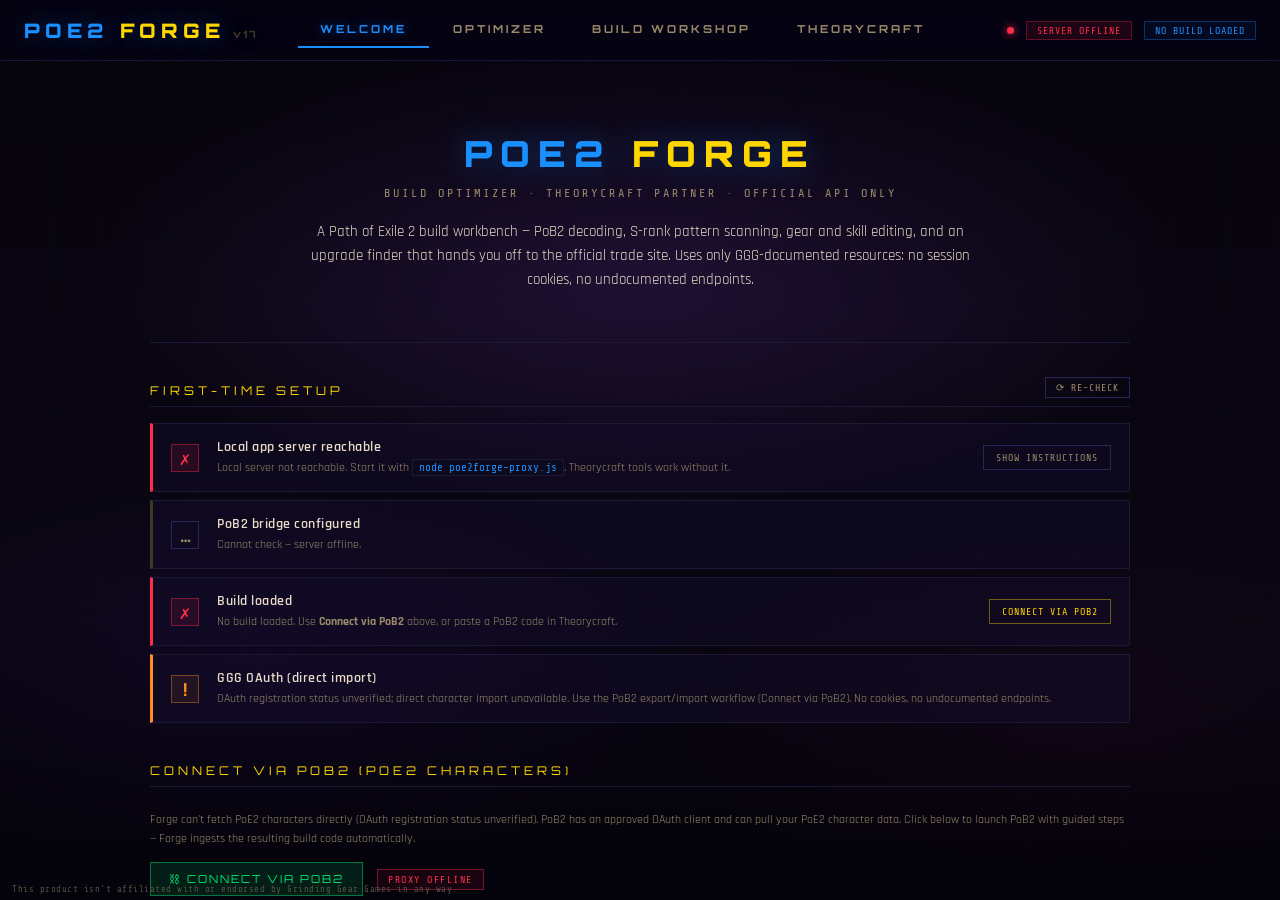
<file: POE2Forge_v17.html>
<!DOCTYPE html>
<html lang="en">
<head>
<meta charset="UTF-8">
<meta name="viewport" content="width=device-width, initial-scale=1.0">
<title>POE2 FORGE — Build Optimizer v17</title>
<link rel="stylesheet" href="poe2forge-workshop.css">
<link href="https://fonts.googleapis.com/css2?family=Rajdhani:wght@300;400;500;600;700&family=Orbitron:wght@400;700;900&family=Share+Tech+Mono&display=swap" rel="stylesheet">
<!-- Phase 3: curated build codes loaded from sidecar so the main HTML stays
     editable. window.GALLERY_CODES = { slug: 'eNr...', ... } -->
<script src="poe2forge-gallery-codes.js" defer></script>
<!--
  ────────────────────────────────────────────────────────────────────────────
  POE2 FORGE v17 — ToS-COMPLIANCE RELEASE (2026-07-04)
  Removed every pathofexile.com call outside GGG's documented developer API:
    • trade2 search/fetch proxying — GONE. The Optimizer now builds the query
      and deep-links it to the official trade site; the local server only
      constructs the URL and never contacts pathofexile.com.
    • POESESSID session-cookie auth — GONE. No GGG credentials of any kind.
    • character-window/* endpoints — GONE. Import routes through PoB2's
      GGG-approved OAuth (Forge's own OAuth registration status is
      unverified; direct import is unavailable).
    • trade-search SQLite logging — GONE.
  Price context now comes from the public poe2scout.com API, cached by the
  local server. See README.md → Compliance.

  POE2 FORGE v16 — PoB2 BRIDGE (Phases 1–7C preserved)
  ────────────────────────────────────────────────────────────────────────────
  Non-roadmap addition before Phase 7D. The PoE2 character import flow in
  Phase 1 is gated on GGG OAuth approval — until that lands, the user has
  no one-click way to pull their live PoE2 character into Forge. This
  version adds a semi-automated bridge through PoB2 (which DOES have an
  approved OAuth client):
    • Welcome tab gains a "Connect via PoB2" section + button.
    • Forge proxy gets a new POST /pob2-launch endpoint that spawns the
      PoB2 desktop app via child_process.spawn (path from POB2_PATH in
      .env). Also GET /pob2-status to check if it's configured.
    • A wizard modal walks the user through PoB2's import-from-PoE flow
      (5 clicks inside PoB2's window) and ends with a "Paste from
      Clipboard" button that reads navigator.clipboard.readText().
    • The pasted code flows through the existing Phase 2 decoder
      pipeline and populates currentBuild as if it had been pasted into
      Theorycraft → PoB2 Decoder manually — but starting from one click
      on Welcome instead of three tab navigations.
  Investigation confirmed (PoB2 source: src/Classes/PoEAPI.lua) that PoB2
  uses GGG's official /character/poe2 endpoint with Authorization: Bearer
  <OAuth token>. There is no shortcut around OAuth — replicating PoB2's
  calls directly would need our own approved client ID. So launching PoB2
  to leverage its OAuth is the realistic path until our own OAuth lands.
  ────────────────────────────────────────────────────────────────────────────
  Phase 7C — Passive tree paste-import. Third sub-phase of "Live Build
  Editor". Smallest of the three so far — the schema already has
  currentBuild.tree.url from Phase 2's decoder, the synthesize path already
  emits it, and PoB itself decodes the URL on re-import. This phase just
  lets the user replace it. Concretely:
    • "✦ Edit Tree" button in the Optimizer left panel (joins Skills +
      Export; the row is column-stacked so three buttons fit without
      crowding).
    • Tree editor modal shows current URL (clickable, opens in new tab),
      allocated-node count, tree version. Paste a new URL → best-effort
      validation (regex against pathofexile.com / pobb.in / poeplanner)
      + base64 payload size estimate.
    • Save replaces currentBuild.tree.url, optionally clears the cached
      allocatedNodes/masteries (since they no longer describe the pasted
      URL until Phase 8 can decode it against PoE2 tree data), calls
      markBuildEdited() so Phase 6 export uses the new URL automatically.
    • Interactive tree picker explicitly deferred to a later phase (per
      the roadmap PDF) — needs the PoE2 passive tree JSON data, which
      depends on PoE2DB's post-launch ingest.
  ────────────────────────────────────────────────────────────────────────────
  Phase 7B — Skill / support-gem editor. Second sub-phase of "Live Build
  Editor". Builds on Phase 7A's markBuildEdited() machinery. This delivers:
    • "EDIT SKILLS" button in the Optimizer left panel (next to Export Build).
      Opens a modal that lists every gem group on currentBuild.skills with
      its main skill + supports.
    • Per-group: enabled toggle (closes the Phase 6 backlog item where
      synthesize always wrote enabled="true"), mainActive radio across
      groups, gem level + quality numeric fields, slot label, add/remove
      support gems, remove entire group, add new group.
    • In-game-style gem picker: separate overlay with search-as-you-type
      against POE2DB_SKILLS (Phase 5 data, ~30 active skills today, more
      after the post-launch re-scrape) plus "Use custom" for any name the
      index doesn't have. The picker is purely additive — typing into the
      gem-name input directly also works.
    • Save mutates currentBuild.skills in place, calls markBuildEdited()
      (sets editedSinceImport, nulls lastDecodedCode → Phase 6 export
      auto-synthesizes), then re-renders.
  Schema growth (allowed — editor functionality, not drift): each skill
  group now has an `enabled` boolean (default true). Parser reads it from
  <Skill enabled="..."> at decode; synthesize emits it on the Skill tag
  AND on each Gem (PoB treats gem-level enabled separately, but for v14
  we keep group-level as the single source of truth).
  ────────────────────────────────────────────────────────────────────────────
  Phase 7A — Gear mod editor. First sub-phase of "Live Build Editor" (PDF
  flags Phase 7 as long-range, ship in sub-phases). This delivers:
    • An "EDIT MODE" toggle on the Optimizer paperdoll. While on, clicking
      any slot opens a modal instead of running a trade scan.
    • Per-slot mod editor: rarity, name, base (typeLine), item level, plus
      add/edit/remove of each implicit and explicit mod line.
    • "Clear slot" to delete the item from currentBuild.gear[slot].
    • Empty slots show a "+ ADD ITEM" affordance in edit mode.
  On save we:
    • write currentBuild.gear[slot] in-place (schema unchanged — locked since
      Phase 0; Phase 7B/C/D will add similar editors for skills, tree, calcs)
    • mark currentBuild.editedSinceImport = true → renders "stats stale"
      pill in the scan-status bar (computed stats came from PoB; once mods
      change they're no longer trustworthy until the Phase 8 calc engine
      can recompute them)
    • null out lastDecodedCode so the Phase 6 exporter automatically falls
      through from "roundtrip mode" to "synthesize mode" — the original PoB
      bytes no longer describe this build, so we re-emit fresh XML.
  Historical Phase 6 behavior below is superseded by the September export fix:
  unchanged builds retain their original code; edited/minimal exports are unavailable.
  Phase 6 closes the import/export loop. The Phase 2 decoder turns PoB2
  codes → currentBuild; this phase reverses it: currentBuild → PoB2 code.
  Two paths:
    • PoB-sourced builds (decoded earlier) re-emit their stored original
      code byte-for-byte — lossless round-trip.
    • Other builds (GGG character import, Phase 7 editor output)
      synthesize a minimal PoB2 XML from currentBuild and run it through
      CompressionStream('deflate') + base64-urlsafe. The result is a code
      PoB2 itself can re-import.
  In-game build tracker codes (also in Phase 6 per the roadmap) are stubbed
  — that format depends on a GGG spec that hasn't been published yet.
  ────────────────────────────────────────────────────────────────────────────
  Phase 5 — Advanced Thaumaturgy Alt-Quality Reference + PoB-import icons.
  Loads two JSON files at boot:
    • poe2db-skills.json     → searchable alt-quality reference table
    • poe2db-base-types.json → typeLine → icon URL lookup for paperdoll
  Both produced by scrape-poe2db.js (zero-dep Node script). Run after 0.5
  launches and PoE2DB ingests new gem/item data (~24–48h after patch). The
  v11 UI degrades to empty state when JSON files are missing.
  ────────────────────────────────────────────────────────────────────────────
  Phase 4 — Cross-Class S-Rank Scanner. The signature analytical feature.
  Pattern-matches builds against a rule pack of "downside text negated by
  ascendancy keystone" interactions — the technique behind every recent
  S-tier build (Lich + Last Lament, Hollow Form + Rolling Slam, etc.).
  Two scan modes: read currentBuild, OR pick a manual class+asc+item+skill
  combo. Output is reasoning-grade, not just lists.
  ────────────────────────────────────────────────────────────────────────────
  Phase 2 deliverables (from the original project roadmap):
    • Theorycraft → PoB2 Decoder sub-tab promoted from placeholder to working
    • Client-side decode: base64-urlsafe → DecompressionStream('deflate') → DOMParser
      (zero new deps — built-ins only; pako not bundled)
    • Maps PoB2 XML into the same currentBuild schema Phase 1 uses
    • Inline summary: class + ascendancy, main skill, gear titles, PlayerStat dump
    • "Send to Optimizer" populates currentBuild and switches tab
    • Theorycraft-to-optimize bridge unlocked — paste any PoB2 code (your own
      or a creator's), immediately scan trade for upgrades
  Phase 1 unchanged: Welcome → Connect Character (PoE1 working today; PoE2
  characters need GGG OAuth approval still), Optimizer paperdoll + scan flow,
  proxy v2.3 with /characters + /character/:name + trade logging.

  currentBuild SCHEMA (modeled on PoB2 XML — locked for Phase 7+ compatibility)
  ────────────────────────────────────────────────────────────────────────────
  {
    source: 'ggg' | 'pob2' | 'gallery' | 'tracker' | null,
    importedAt: ISO timestamp | null,
    character: {
      name, level, class, ascendancy, league
    },
    stats: {
      life, es, mana, armour, evasion,
      fireRes, coldRes, lightRes, chaosRes,
      str, dex, int,
      dps, ehp  // populated by Phase 8 calc engine
    },
    gear: {
      weapon, offhand, helmet, body, gloves, boots,
      belt, amulet, ring_l, ring_r
    },        // each slot: { name, typeLine, rarity, ilvl, mods[], implicits[], sockets[] }
    skills: [ // each: { mainSkill, supports[], slot, gemLevel, quality } ]
    tree: {
      ascendancyPath: [],
      allocatedNodes: [],
      jewelSockets: [],
      masteries: []
    },
    flasks: [],
    charms: []
  }
  ════════════════════════════════════════════════════════════════════════════
-->
<style>
:root {
  --void: #020108;
  --deep: #060412;
  --surface: #0c0a1c;
  --panel: #100e26;
  --panel2: #14122e;
  --border: #1c1836;
  --border-hi: #2a2558;
  --blue: #1a8fff;
  --blue-dim: #0a3060;
  --blue-glow: rgba(26,143,255,0.12);
  --blue-glow2: rgba(26,143,255,0.06);
  --violet: #7b2fff;
  --violet-glow: rgba(123,47,255,0.1);
  --gold: #ffd600;
  --gold-dim: rgba(255,214,0,0.08);
  --red: #ff2d4a;
  --red-glow: rgba(255,45,74,0.1);
  --orange: #ff8c20;
  --green: #00e676;
  --green-glow: rgba(0,230,118,0.1);
  --text: #e8dcc8;
  --text-dim: #9a8a6a;
  --text-muted: #3e3828;
  --rare: #ffe020;
  --magic: #6090ff;
  --unique: #ff8c20;

  --bg-scene: #0a0612;
  --panel-bg: rgba(12, 8, 28, 0.85);
  --panel-bg-strong: rgba(6, 3, 18, 0.92);
  --panel-bg-light: rgba(20, 14, 46, 0.45);
  --panel-blur: blur(8px);
}

* { margin:0; padding:0; box-sizing:border-box; }

body {
  background: var(--bg-scene);
  color: var(--text);
  font-family: 'Rajdhani', sans-serif;
  font-size: 14px;
  min-height: 100vh;
  overflow-x: hidden;
}

.bg-scene {
  position: fixed; inset: 0;
  background: var(--bg-scene);
  background-image:
    radial-gradient(ellipse 70% 45% at 50% 30%, rgba(140, 70, 220, 0.20) 0%, transparent 60%),
    radial-gradient(ellipse 55% 35% at 20% 75%, rgba(80, 30, 180, 0.14) 0%, transparent 65%),
    radial-gradient(ellipse 50% 30% at 85% 80%, rgba(180, 40, 120, 0.08) 0%, transparent 70%);
  z-index: 0;
}
.bg-scene::after {
  content: '';
  position: absolute; inset: 0;
  background:
    linear-gradient(to bottom, rgba(2,1,8,0.55) 0%, rgba(2,1,8,0.1) 35%, rgba(2,1,8,0.1) 65%, rgba(2,1,8,0.75) 100%),
    repeating-linear-gradient(0deg, transparent, transparent 48px, rgba(255,255,255,0.005) 48px, rgba(255,255,255,0.005) 49px),
    repeating-linear-gradient(90deg, transparent, transparent 48px, rgba(255,255,255,0.005) 48px, rgba(255,255,255,0.005) 49px);
  pointer-events: none;
}

#app { position: relative; z-index: 1; display: flex; flex-direction: column; height: 100vh; }

/* ── HEADER ── */
header {
  display: flex; align-items: center; justify-content: space-between;
  padding: 12px 24px;
  border-bottom: 1px solid var(--border);
  background: var(--panel-bg-strong);
  backdrop-filter: var(--panel-blur);
  flex-shrink: 0; z-index: 100;
}

.logo {
  font-family: 'Orbitron', monospace; font-size: 20px; font-weight: 900;
  letter-spacing: 5px; color: var(--blue);
  text-shadow: 0 0 24px rgba(26,143,255,0.4);
  flex-shrink: 0;
}
.logo em { color: var(--gold); font-style: normal; }
.logo .ver { font-size: 10px; color: var(--text-muted); margin-left: 8px; letter-spacing: 2px; }

/* Top-tab navigation */
.top-tabs {
  display: flex; gap: 2px;
  margin-left: 40px;
  flex: 1;
}
.top-tab {
  background: transparent; border: none;
  color: var(--text-dim); cursor: pointer;
  font-family: 'Orbitron', monospace; font-size: 11px; font-weight: 700;
  letter-spacing: 3px; padding: 10px 22px;
  border-bottom: 2px solid transparent;
  transition: all 0.18s;
  text-transform: uppercase;
}
.top-tab:hover { color: var(--text); }
.top-tab.active {
  color: var(--blue);
  border-bottom-color: var(--blue);
  text-shadow: 0 0 12px rgba(26,143,255,0.5);
}
.top-tab .badge-dot {
  display: inline-block; width: 5px; height: 5px;
  border-radius: 50%; background: var(--gold);
  margin-left: 6px; vertical-align: middle;
  box-shadow: 0 0 6px var(--gold);
}

.header-center { display: flex; align-items: center; gap: 10px; }
.header-right { display: flex; align-items: center; gap: 12px; }

.pill {
  font-family: 'Share Tech Mono', monospace; font-size: 10px;
  padding: 3px 10px; letter-spacing: 1px;
  border: 1px solid; border-radius: 1px;
}
.pill-blue { color: var(--blue); border-color: rgba(26,143,255,0.3); background: var(--blue-glow2); }
.pill-gold { color: var(--gold); border-color: rgba(255,214,0,0.25); background: var(--gold-dim); }
.pill-green { color: var(--green); border-color: rgba(0,230,118,0.25); background: var(--green-glow); }
.pill-red { color: var(--red); border-color: rgba(255,45,74,0.3); background: var(--red-glow); }
.pill-muted { color: var(--text-dim); border-color: var(--border-hi); background: transparent; }

.dot { width:7px; height:7px; border-radius:50%; transition: all 0.3s; }
.dot-on { background: var(--green); box-shadow: 0 0 8px var(--green); }
.dot-off { background: var(--red); box-shadow: 0 0 8px var(--red); }
.dot-wait { background: var(--text-muted); }

/* ── TAB CONTENT ── */
.tab-content {
  flex: 1;
  overflow: hidden;
  display: none;
}
.tab-content.active { display: flex; flex-direction: column; }

/* ════════════════════════════════════════════════════════════════════════
   WELCOME TAB
   ════════════════════════════════════════════════════════════════════════ */
.welcome-container {
  flex: 1;
  overflow-y: auto;
  padding: 40px 60px;
  max-width: 1100px;
  margin: 0 auto;
  width: 100%;
}

.welcome-hero {
  text-align: center;
  padding: 30px 0 50px;
  border-bottom: 1px solid var(--border);
  margin-bottom: 40px;
}
.welcome-hero h1 {
  font-family: 'Orbitron', monospace;
  font-size: 36px; font-weight: 900;
  letter-spacing: 8px;
  color: var(--blue);
  text-shadow: 0 0 32px rgba(26,143,255,0.4);
  margin-bottom: 10px;
}
.welcome-hero h1 em { color: var(--gold); font-style: normal; }
.welcome-hero .tagline {
  font-family: 'Share Tech Mono', monospace;
  font-size: 12px; letter-spacing: 3px;
  color: var(--text-dim);
  text-transform: uppercase;
}
.welcome-hero .pitch {
  font-size: 15px;
  color: var(--text);
  margin-top: 20px;
  max-width: 700px;
  margin-left: auto; margin-right: auto;
  line-height: 1.6;
}

.welcome-section {
  margin-bottom: 40px;
}
.welcome-section-title {
  font-family: 'Orbitron', monospace;
  font-size: 12px; letter-spacing: 4px;
  color: var(--gold);
  text-transform: uppercase;
  margin-bottom: 16px;
  padding-bottom: 8px;
  border-bottom: 1px solid var(--border);
}

/* Setup checklist */
.checklist {
  display: flex; flex-direction: column;
  gap: 8px;
}
.check-item {
  display: grid;
  grid-template-columns: 32px 1fr auto;
  gap: 14px;
  align-items: center;
  padding: 14px 18px;
  background: var(--panel-bg-light);
  border: 1px solid var(--border);
  transition: all 0.18s;
}
.check-item:hover { border-color: var(--border-hi); }
.check-item.ok { border-left: 3px solid var(--green); }
.check-item.fail { border-left: 3px solid var(--red); }
.check-item.wait { border-left: 3px solid var(--text-muted); }
.check-item.warn { border-left: 3px solid var(--orange); }

.check-icon {
  font-family: 'Orbitron', monospace;
  font-size: 18px; font-weight: 700;
  width: 28px; height: 28px;
  display: flex; align-items: center; justify-content: center;
  border: 1px solid var(--border-hi);
}
.check-item.ok .check-icon { color: var(--green); border-color: rgba(0,230,118,0.4); background: var(--green-glow); }
.check-item.fail .check-icon { color: var(--red); border-color: rgba(255,45,74,0.4); background: var(--red-glow); }
.check-item.wait .check-icon { color: var(--text-dim); }
.check-item.warn .check-icon { color: var(--orange); border-color: rgba(255,140,32,0.4); background: rgba(255,140,32,0.08); }

.check-body { display: flex; flex-direction: column; gap: 3px; }
.check-title { font-size: 14px; font-weight: 600; color: var(--text); letter-spacing: 0.5px; }
.check-detail { font-size: 12px; color: var(--text-dim); line-height: 1.5; }
.check-detail code {
  font-family: 'Share Tech Mono', monospace;
  font-size: 11px;
  background: var(--surface);
  padding: 1px 6px;
  border: 1px solid var(--border);
  color: var(--blue);
}

.check-action {
  font-family: 'Share Tech Mono', monospace;
  font-size: 10px;
  letter-spacing: 1px;
  text-transform: uppercase;
  padding: 6px 12px;
  background: transparent;
  border: 1px solid var(--border-hi);
  color: var(--text-dim);
  cursor: pointer;
  transition: all 0.15s;
}
.check-action:hover { color: var(--blue); border-color: var(--blue); }
.check-action.primary { color: var(--gold); border-color: rgba(255,214,0,0.4); }
.check-action.primary:hover { background: var(--gold-dim); }

/* Connect Character (Phase 1) */
.connect-grid {
  display: grid;
  grid-template-columns: 1fr 1fr auto auto;
  gap: 10px;
  align-items: end;
  padding: 18px;
  background: var(--panel-bg-light);
  border: 1px solid var(--border);
}
.connect-field { display: flex; flex-direction: column; gap: 4px; }
.connect-label {
  font-family: 'Share Tech Mono', monospace;
  font-size: 10px; letter-spacing: 2px;
  color: var(--text-dim); text-transform: uppercase;
}
.connect-select {
  background: var(--surface); border: 1px solid var(--border);
  color: var(--text); font-family: 'Rajdhani', sans-serif;
  font-size: 13px; padding: 7px 10px; outline: none; cursor: pointer;
}
.connect-select:focus { border-color: var(--blue); }
.connect-select:disabled { opacity: 0.4; cursor: not-allowed; }

.connect-btn {
  font-family: 'Orbitron', monospace;
  font-size: 11px; letter-spacing: 2px;
  text-transform: uppercase;
  padding: 9px 18px;
  background: var(--blue-glow);
  border: 1px solid rgba(26,143,255,0.4);
  color: var(--blue);
  cursor: pointer;
  transition: all 0.18s;
}
.connect-btn:hover:not(:disabled) {
  background: rgba(26,143,255,0.2);
  box-shadow: 0 0 18px rgba(26,143,255,0.25);
}
.connect-btn:disabled { opacity: 0.35; cursor: not-allowed; }
.connect-btn.danger {
  background: transparent;
  border-color: rgba(255,45,74,0.35);
  color: var(--red);
}
.connect-btn.danger:hover:not(:disabled) {
  background: var(--red-glow);
  box-shadow: 0 0 14px rgba(255,45,74,0.18);
}

.connect-status {
  font-family: 'Share Tech Mono', monospace;
  font-size: 11px; color: var(--text-dim);
  padding: 10px 18px 0;
  min-height: 18px;
}
.connect-status.ok  { color: var(--green); }
.connect-status.err { color: var(--red); }
.connect-status.info { color: var(--blue); }

/* Re-check button on header */
.recheck-btn {
  font-family: 'Share Tech Mono', monospace;
  font-size: 10px;
  letter-spacing: 1px;
  text-transform: uppercase;
  padding: 4px 10px;
  background: transparent;
  border: 1px solid var(--border-hi);
  color: var(--text-dim);
  cursor: pointer;
  float: right;
  margin-top: -6px;
  transition: all 0.15s;
}
.recheck-btn:hover { color: var(--blue); border-color: var(--blue); }

/* Info/getting-started cards */
.info-grid {
  display: grid;
  grid-template-columns: repeat(2, 1fr);
  gap: 16px;
}
.info-card {
  padding: 18px 20px;
  background: var(--panel-bg-light);
  border: 1px solid var(--border);
  transition: all 0.18s;
}
.info-card:hover { border-color: var(--border-hi); }
.info-card-icon {
  font-family: 'Orbitron', monospace;
  color: var(--violet);
  font-size: 24px;
  margin-bottom: 10px;
}
.info-card-title {
  font-family: 'Orbitron', monospace;
  font-size: 12px;
  letter-spacing: 2px;
  color: var(--blue);
  text-transform: uppercase;
  margin-bottom: 8px;
}
.info-card-body {
  font-size: 13px;
  color: var(--text);
  line-height: 1.55;
  margin-bottom: 14px;
}
.info-card-body code {
  font-family: 'Share Tech Mono', monospace;
  font-size: 11px;
  background: var(--surface);
  padding: 1px 6px;
  border: 1px solid var(--border);
  color: var(--blue);
}
.info-card-cta {
  font-family: 'Share Tech Mono', monospace;
  font-size: 11px;
  letter-spacing: 2px;
  text-transform: uppercase;
  padding: 6px 14px;
  background: transparent;
  border: 1px solid var(--blue);
  color: var(--blue);
  cursor: pointer;
  transition: all 0.15s;
}
.info-card-cta:hover { background: var(--blue-glow); }

/* Troubleshooting collapsible */
.collapse {
  border: 1px solid var(--border);
  margin-bottom: 8px;
  background: var(--panel-bg-light);
}
.collapse-head {
  padding: 12px 18px;
  cursor: pointer;
  display: flex;
  justify-content: space-between;
  align-items: center;
  font-size: 13px;
  font-weight: 600;
  letter-spacing: 0.5px;
  user-select: none;
}
.collapse-head:hover { background: rgba(26,143,255,0.04); }
.collapse-head::after {
  content: '+';
  font-family: 'Share Tech Mono', monospace;
  font-size: 16px;
  color: var(--text-dim);
}
.collapse.open .collapse-head::after { content: '−'; color: var(--blue); }
.collapse-body {
  display: none;
  padding: 4px 18px 16px;
  font-size: 12px;
  color: var(--text-dim);
  line-height: 1.6;
  border-top: 1px solid var(--border);
}
.collapse.open .collapse-body { display: block; }
.collapse-body code {
  font-family: 'Share Tech Mono', monospace;
  font-size: 11px;
  background: var(--surface);
  padding: 1px 6px;
  border: 1px solid var(--border);
  color: var(--blue);
}

/* ════════════════════════════════════════════════════════════════════════
   OPTIMIZER TAB (preserved from v5 with currentBuild integration)
   ════════════════════════════════════════════════════════════════════════ */
.body {
  display: grid;
  grid-template-columns: 280px 1fr 340px;
  flex: 1;
  overflow: hidden;
  gap: 0;
}

.panel {
  overflow-y: auto;
  scrollbar-width: thin;
  scrollbar-color: var(--border-hi) transparent;
  background: var(--panel-bg);
  backdrop-filter: var(--panel-blur);
  border-right: 1px solid var(--border);
}
.panel:last-child { border-right: none; border-left: 1px solid var(--border); }
.panel-center {
  background: transparent;
  backdrop-filter: none;
  border-right: none;
  position: relative;
  overflow-y: auto;
}

.panel-head {
  font-family: 'Orbitron', monospace; font-size: 9px;
  letter-spacing: 3px; color: var(--text-muted);
  padding: 12px 16px 8px;
  border-bottom: 1px solid var(--border);
  background: var(--panel-bg-strong);
  position: sticky; top: 0; z-index: 10;
  text-transform: uppercase;
  display: flex; align-items: center; justify-content: space-between;
}

.section { padding: 14px 16px; border-bottom: 1px solid var(--border); }
.section-title {
  font-family: 'Orbitron', monospace; font-size: 9px;
  letter-spacing: 2px; color: var(--text-muted);
  margin-bottom: 10px; text-transform: uppercase;
}

.char-name { font-size: 17px; font-weight: 700; letter-spacing: 1px; }
.char-class {
  font-family: 'Share Tech Mono', monospace; font-size: 10px;
  color: var(--blue); letter-spacing: 2px; margin-top: 2px; margin-bottom: 12px;
}

.kv-row {
  display: flex; justify-content: space-between;
  padding: 4px 0;
  border-bottom: 1px solid rgba(255,255,255,0.03);
  font-size: 13px;
}
.kv-label { color: var(--text-dim); }
.kv-val { font-family: 'Share Tech Mono', monospace; font-weight: 600; }
.kv-val.bad { color: var(--red); }
.kv-val.warn { color: var(--orange); }
.kv-val.ok { color: var(--green); }
.kv-val.empty { color: var(--text-muted); }

.res-rows { display: flex; flex-direction: column; gap: 6px; }
.res-row {
  display: grid; grid-template-columns: 60px 1fr 48px;
  align-items: center; gap: 8px;
}
.res-name { font-size: 11px; color: var(--text-dim); letter-spacing: 1px; }
.res-bar-track { height: 4px; background: rgba(255,255,255,0.05); border-radius: 2px; overflow: hidden; }
.res-bar-fill { height: 100%; border-radius: 2px; transition: width 0.6s ease; }
.res-pct {
  font-family: 'Share Tech Mono', monospace; font-size: 12px;
  font-weight: 700; text-align: right;
}
.res-pct.neg { color: var(--red); }
.res-pct.low { color: var(--orange); }
.res-pct.ok { color: var(--green); }
.res-pct.empty { color: var(--text-muted); }

.slider-rows { display: flex; flex-direction: column; gap: 10px; }
.slider-meta { display: flex; justify-content: space-between; margin-bottom: 5px; }
.slider-label { font-size: 12px; color: var(--text-dim); letter-spacing: 1px; }
.slider-val { font-family: 'Share Tech Mono', monospace; font-size: 11px; color: var(--blue); }

input[type=range] {
  -webkit-appearance: none; width: 100%; height: 3px;
  background: var(--border-hi); border-radius: 2px; outline: none; cursor: pointer;
}
input[type=range]::-webkit-slider-thumb {
  -webkit-appearance: none; width: 12px; height: 12px;
  border-radius: 50%; background: var(--blue);
  box-shadow: 0 0 6px rgba(26,143,255,0.6); cursor: pointer;
}
input[type=range]:disabled { opacity: 0.4; cursor: not-allowed; }

.filter-row {
  display: flex; align-items: center; justify-content: space-between;
  padding: 6px 0; font-size: 13px;
}
.filter-label { color: var(--text-dim); }

.toggle {
  width: 32px; height: 16px; border-radius: 8px;
  background: var(--border-hi); cursor: pointer;
  position: relative; transition: background 0.2s;
  border: none; outline: none;
}
.toggle.on { background: var(--blue); }
.toggle::after {
  content: ''; position: absolute;
  width: 10px; height: 10px; border-radius: 50%;
  background: white; top: 3px; left: 3px;
  transition: transform 0.2s;
}
.toggle.on::after { transform: translateX(16px); }

.filter-select {
  background: var(--surface); border: 1px solid var(--border);
  color: var(--text); font-family: 'Share Tech Mono', monospace;
  font-size: 11px; padding: 3px 6px; outline: none; cursor: pointer;
}
.budget-input {
  background: var(--surface); border: 1px solid var(--border);
  color: var(--text); font-family: 'Share Tech Mono', monospace;
  font-size: 11px; padding: 3px 8px; width: 80px; outline: none;
}

/* ── EMPTY STATE (when currentBuild is null) ── */
.empty-build-state {
  height: 100%;
  display: flex; flex-direction: column;
  align-items: center; justify-content: center;
  text-align: center;
  padding: 60px 40px;
  gap: 18px;
}
.empty-build-icon {
  font-family: 'Orbitron', monospace;
  font-size: 72px;
  color: var(--violet);
  opacity: 0.3;
  line-height: 1;
}
.empty-build-title {
  font-family: 'Orbitron', monospace;
  font-size: 14px; letter-spacing: 3px;
  color: var(--text);
  text-transform: uppercase;
}
.empty-build-detail {
  font-size: 13px;
  color: var(--text-dim);
  line-height: 1.6;
  max-width: 380px;
}
.empty-build-cta {
  font-family: 'Orbitron', monospace;
  font-size: 11px; letter-spacing: 3px;
  text-transform: uppercase;
  padding: 12px 28px;
  background: var(--blue-glow);
  border: 1px solid rgba(26,143,255,0.4);
  color: var(--blue);
  cursor: pointer;
  margin-top: 12px;
  transition: all 0.18s;
}
.empty-build-cta:hover {
  background: rgba(26,143,255,0.18);
  box-shadow: 0 0 24px rgba(26,143,255,0.3);
}

.empty-left-panel {
  padding: 30px 16px;
  text-align: center;
  color: var(--text-muted);
  font-size: 12px;
  line-height: 1.6;
}
.empty-left-panel .icon { font-size: 32px; opacity: 0.4; margin-bottom: 12px; }

/* ── PAPERDOLL ── */
.center-content { padding: 20px; height: 100%; display: flex; flex-direction: column; }
.center-head {
  font-family: 'Orbitron', monospace; font-size: 10px;
  letter-spacing: 3px; color: var(--text-dim);
  margin-bottom: 16px;
  display: flex; align-items: center; justify-content: space-between;
  text-transform: uppercase;
}
.center-head .hint { color: var(--blue); font-size: 9px; }

.paperdoll {
  display: grid;
  grid-template-columns: repeat(6, 96px);
  grid-template-rows: repeat(6, 96px);
  gap: 8px;
  justify-content: center;
  align-content: start;
  padding-top: 20px;
}

.consumables {
  display: flex;
  justify-content: center;
  gap: 8px;
  margin-top: 8px;
  align-self: center;
}
.consumables .flask { width: 96px; height: 200px; }
.consumables .charm { width: 96px; height: 96px; }

.slot-tile {
  background: var(--panel-bg-light);
  backdrop-filter: blur(4px);
  border: 1px solid var(--border);
  position: relative;
  cursor: pointer;
  transition: all 0.18s;
  display: flex;
  flex-direction: column;
  overflow: hidden;
}
.slot-tile:hover {
  border-color: var(--blue);
  background: rgba(26,143,255,0.1);
}
.slot-tile.filled { border-color: var(--border-hi); }
.slot-tile.filled.rare { border-color: rgba(255,224,32,0.5); background: rgba(255,224,32,0.06); }
.slot-tile.filled.magic { border-color: rgba(96,144,255,0.5); background: rgba(96,144,255,0.06); }
.slot-tile.filled.unique { border-color: rgba(255,140,32,0.5); background: rgba(255,140,32,0.06); }
.slot-tile.empty .slot-item { color: var(--red); }
.slot-tile.disabled { opacity: 0.3; cursor: not-allowed; pointer-events: none; }
.slot-tile.display-only { cursor: default; opacity: 0.55; }
.slot-tile.scanning {
  border-color: var(--violet);
  background: rgba(123,47,255,0.1);
  animation: breathe 1.4s ease-in-out infinite;
}
.slot-tile.has-results { border-color: var(--green); }

.slot-label {
  font-family: 'Share Tech Mono', monospace;
  font-size: 10px;
  letter-spacing: 1px;
  color: var(--text-dim);
  padding: 5px 7px 0;
  opacity: 0.75;
}
.slot-icon { flex: 1; display: flex; align-items: center; justify-content: center; padding: 4px; min-height: 0; }
.slot-icon img { max-height: 100%; max-width: 100%; object-fit: contain; }
.slot-item { font-size: 11px; font-weight: 600; padding: 0 6px 3px; text-align: center; line-height: 1.15; opacity: 0.9; }
.slot-tile.rare .slot-item { color: var(--rare); }
.slot-tile.magic .slot-item { color: var(--magic); }
.slot-tile.unique .slot-item { color: var(--unique); }
.slot-meta {
  font-family: 'Share Tech Mono', monospace;
  font-size: 9px;
  padding: 0 6px 4px;
  display: flex;
  justify-content: space-between;
  color: var(--text-muted);
}
.slot-count { color: var(--blue); }

@keyframes breathe { 0%,100%{opacity:1} 50%{opacity:0.65} }

.scan-all-bar {
  margin-top: 18px;
  display: flex;
  gap: 12px;
  align-items: center;
  padding: 10px 14px;
  background: rgba(26,143,255,0.08);
  border: 1px solid rgba(26,143,255,0.25);
}
.scan-all-btn {
  background: transparent;
  border: none;
  color: var(--blue);
  font-family: 'Orbitron', monospace;
  font-size: 10px;
  letter-spacing: 3px;
  cursor: pointer;
  text-transform: uppercase;
}
.scan-all-btn:disabled { opacity: 0.4; cursor: not-allowed; }
.scan-all-status {
  font-family: 'Share Tech Mono', monospace;
  font-size: 10px;
  color: var(--text-dim);
  margin-left: auto;
}

/* ════════════════════════════════════════════════════════════════════════
   THEORYCRAFT TAB (sub-tab placeholders for Phases 2-5 — filled in later)
   ════════════════════════════════════════════════════════════════════════ */
.theorycraft-container {
  flex: 1;
  display: flex;
  flex-direction: column;
  overflow: hidden;
}

.subtab-bar {
  display: flex;
  overflow-x: auto;
  background: var(--panel-bg-strong);
  border-bottom: 1px solid var(--border);
  padding: 0 24px;
  flex-shrink: 0;
}
.subtab {
  background: transparent;
  border: none;
  color: var(--text-dim);
  cursor: pointer;
  font-family: 'Share Tech Mono', monospace;
  font-size: 11px;
  letter-spacing: 2px;
  padding: 14px 24px;
  border-bottom: 2px solid transparent;
  transition: all 0.15s;
  text-transform: uppercase;
}
.subtab:hover { color: var(--text); }
.subtab.active {
  color: var(--gold);
  border-bottom-color: var(--gold);
}
.subtab .phase-tag {
  font-size: 9px;
  color: var(--text-muted);
  margin-left: 6px;
  letter-spacing: 1px;
}

.subtab-content {
  flex: 1;
  overflow-y: auto;
  display: none;
  padding: 40px 60px;
}
.subtab-content.active { display: block; }

/* Game Planner keeps guide recommendations separate from the PoB2 character. */
.planner-root { max-width: 1120px; margin: 0 auto; color: var(--text); }
.planner-heading { font: 24px 'Orbitron', sans-serif; color: var(--gold); margin: 0 0 12px; }
.planner-blurb, .planner-help { color: var(--text-dim); line-height: 1.7; font-size: 13px; }
.planner-help a { color: var(--blue); }
.planner-import, .planner-card { background: var(--panel-bg-strong); border: 1px solid var(--border); padding: 22px; margin-top: 20px; border-radius: 6px; }
.planner-actions { display:flex; gap:12px; flex-wrap:wrap; align-items:center; margin:16px 0; }
.planner-actions input[type=file] { max-width:100%; font-size:13px; }
.planner-status { min-height:24px; color:var(--green); font-size:13px; white-space:pre-wrap; }
.planner-status.error { color:#ff9696; }
.planner-fields { display:grid; grid-template-columns:2fr 1fr; gap:16px; }
.planner-field { display:flex; flex-direction:column; gap:7px; font-size:12px; color:var(--text-dim); }
.planner-field.wide { grid-column:1 / -1; }
.planner-field input, .planner-field textarea, .planner-json { box-sizing:border-box; width:100%; border:1px solid var(--border); border-radius:4px; background:var(--surface); color:var(--text); padding:12px; font:14px sans-serif; }
.planner-field textarea { min-height:90px; resize:vertical; }
.planner-json { min-height:210px; font:12px monospace; margin-top:12px; resize:vertical; }
.planner-counts { display:flex; flex-wrap:wrap; gap:12px; margin-top:20px; }
.planner-counts span { padding:12px 18px; border:1px solid var(--border); background:var(--surface); border-radius:4px; color:var(--gold); font:12px 'Share Tech Mono', monospace; }
.planner-report { border-left:3px solid var(--gold); padding:12px 18px; margin:16px 0; background:var(--surface); font-size:13px; line-height:1.6; }
.planner-report ul { margin:8px 0; padding-left:20px; }
.planner-report li { overflow-wrap:anywhere; }
.planner-entries { display:grid; grid-template-columns:repeat(auto-fit,minmax(240px,1fr)); gap:12px; margin:12px 0; }
.planner-entry { min-width:0; padding:14px; border:1px solid var(--border); border-radius:4px; background:var(--surface); overflow-wrap:anywhere; }
.planner-entry strong { color:var(--gold); font-size:13px; }
.planner-entry p { color:var(--text-dim); white-space:pre-wrap; line-height:1.6; font-size:12px; margin:8px 0 0; }
.planner-entry small { display:block; color:var(--text-muted); font-size:11px; margin-top:7px; }
.planner-root details { margin-top:18px; }
.planner-root summary { cursor:pointer; color:var(--blue); font-size:13px; padding:8px 0; }
.planner-root [hidden] { display:none !important; }
.planner-root button:focus-visible, .planner-root input:focus-visible, .planner-root textarea:focus-visible, .planner-root summary:focus-visible { outline:2px solid var(--gold); outline-offset:3px; }
@media(max-width:700px) { #subtab-game-planner { padding:24px 16px; } .planner-fields { grid-template-columns:1fr; } .planner-import,.planner-card { padding:16px; } }

.placeholder-panel {
  max-width: 700px;
  margin: 60px auto;
  text-align: center;
  padding: 60px 40px;
  border: 1px dashed var(--border-hi);
  background: var(--panel-bg-light);
}
.placeholder-icon {
  font-family: 'Orbitron', monospace;
  font-size: 48px;
  color: var(--violet);
  opacity: 0.4;
  margin-bottom: 18px;
}
.placeholder-title {
  font-family: 'Orbitron', monospace;
  font-size: 16px;
  letter-spacing: 4px;
  color: var(--gold);
  text-transform: uppercase;
  margin-bottom: 8px;
}
.placeholder-phase {
  font-family: 'Share Tech Mono', monospace;
  font-size: 11px;
  letter-spacing: 2px;
  color: var(--blue);
  margin-bottom: 18px;
}
.placeholder-detail {
  font-size: 14px;
  color: var(--text);
  line-height: 1.6;
  margin-bottom: 14px;
}
.placeholder-spec {
  text-align: left;
  margin-top: 24px;
  padding: 18px 22px;
  background: var(--surface);
  border: 1px solid var(--border);
  font-size: 13px;
  color: var(--text-dim);
  line-height: 1.7;
}
.placeholder-spec strong { color: var(--gold); display: block; margin-bottom: 6px; font-family: 'Orbitron', monospace; font-size: 10px; letter-spacing: 2px; }

/* ── PoB2 DECODER (Phase 2) ── */
.pob-decoder {
  max-width: 900px;
  margin: 0 auto;
  display: flex;
  flex-direction: column;
  gap: 18px;
}
.pob-decoder-head {
  font-family: 'Orbitron', monospace;
  font-size: 14px;
  letter-spacing: 4px;
  color: var(--gold);
  text-transform: uppercase;
  padding-bottom: 10px;
  border-bottom: 1px solid var(--border);
}
.pob-decoder-blurb {
  font-size: 13px;
  color: var(--text-dim);
  line-height: 1.55;
}
.pob-decoder-blurb code {
  font-family: 'Share Tech Mono', monospace;
  font-size: 11px;
  background: var(--surface);
  padding: 1px 6px;
  border: 1px solid var(--border);
  color: var(--blue);
}
.pob-textarea {
  width: 100%;
  min-height: 140px;
  background: var(--surface);
  border: 1px solid var(--border);
  color: var(--text);
  font-family: 'Share Tech Mono', monospace;
  font-size: 11px;
  padding: 12px 14px;
  outline: none;
  resize: vertical;
  word-break: break-all;
  line-height: 1.4;
}
.pob-textarea:focus { border-color: var(--blue); box-shadow: 0 0 0 1px rgba(26,143,255,0.2); }

.pob-actions { display: flex; gap: 10px; align-items: center; }
.pob-btn {
  font-family: 'Orbitron', monospace;
  font-size: 11px; letter-spacing: 2px;
  text-transform: uppercase;
  padding: 10px 22px;
  cursor: pointer;
  transition: all 0.18s;
  border: 1px solid;
}
.pob-btn.primary {
  background: var(--blue-glow);
  border-color: rgba(26,143,255,0.4);
  color: var(--blue);
}
.pob-btn.primary:hover:not(:disabled) {
  background: rgba(26,143,255,0.2);
  box-shadow: 0 0 18px rgba(26,143,255,0.25);
}
.pob-btn.gold {
  background: var(--gold-dim);
  border-color: rgba(255,214,0,0.4);
  color: var(--gold);
}
.pob-btn.gold:hover:not(:disabled) {
  background: rgba(255,214,0,0.15);
  box-shadow: 0 0 18px rgba(255,214,0,0.25);
}
.pob-btn.ghost {
  background: transparent;
  border-color: var(--border-hi);
  color: var(--text-dim);
}
.pob-btn.ghost:hover:not(:disabled) {
  color: var(--text);
  border-color: var(--text-dim);
}
.pob-btn:disabled { opacity: 0.35; cursor: not-allowed; }

.pob-status {
  font-family: 'Share Tech Mono', monospace;
  font-size: 11px;
  color: var(--text-dim);
  margin-left: auto;
}
.pob-status.ok  { color: var(--green); }
.pob-status.err { color: var(--red); }
.pob-status.info { color: var(--blue); }

.pob-summary {
  display: grid;
  grid-template-columns: 1fr 1fr;
  gap: 14px;
  padding: 18px;
  background: var(--panel-bg-light);
  border: 1px solid var(--border);
}
.pob-summary-block { display: flex; flex-direction: column; gap: 6px; }
.pob-summary-block.full { grid-column: 1 / -1; }
.pob-summary-title {
  font-family: 'Orbitron', monospace;
  font-size: 9px; letter-spacing: 3px;
  color: var(--text-muted);
  text-transform: uppercase;
  padding-bottom: 4px;
  border-bottom: 1px solid var(--border);
}
.pob-summary-row {
  display: flex; justify-content: space-between;
  font-size: 12px;
  padding: 2px 0;
}
.pob-summary-key { color: var(--text-dim); }
.pob-summary-val { font-family: 'Share Tech Mono', monospace; font-weight: 600; color: var(--text); }
.pob-summary-val.gold { color: var(--gold); }
.pob-summary-val.blue { color: var(--blue); }
.pob-summary-val.rare { color: var(--rare); }
.pob-summary-val.unique { color: var(--unique); }
.pob-summary-val.magic { color: var(--magic); }

.pob-error-detail {
  font-family: 'Share Tech Mono', monospace;
  font-size: 11px;
  padding: 12px 14px;
  background: var(--red-glow);
  border: 1px solid rgba(255,45,74,0.35);
  color: var(--red);
  white-space: pre-wrap;
  word-break: break-word;
}

/* ── EXPORT MODAL (Phase 6) ── */
.export-overlay {
  position: fixed; inset: 0;
  background: rgba(2,1,8,0.78);
  backdrop-filter: blur(6px);
  z-index: 500;
  display: none;
  align-items: center;
  justify-content: center;
  padding: 40px;
}
.export-overlay.show { display: flex; }
.export-modal {
  width: 100%;
  max-width: 760px;
  background: var(--panel-bg-strong);
  border: 1px solid var(--gold);
  box-shadow: 0 0 48px rgba(255,214,0,0.18);
  display: flex;
  flex-direction: column;
  max-height: 80vh;
}
.export-modal-head {
  padding: 16px 20px;
  border-bottom: 1px solid var(--border);
  display: flex;
  justify-content: space-between;
  align-items: center;
}
.export-modal-title {
  font-family: 'Orbitron', monospace;
  font-size: 14px;
  letter-spacing: 3px;
  color: var(--gold);
  text-transform: uppercase;
}
.export-close {
  background: transparent;
  border: 1px solid var(--border-hi);
  color: var(--text-dim);
  cursor: pointer;
  width: 26px; height: 26px;
  font-family: 'Share Tech Mono', monospace;
  display: flex; align-items: center; justify-content: center;
}
.export-close:hover { color: var(--text); border-color: var(--text-dim); }

.export-body {
  padding: 20px;
  display: flex;
  flex-direction: column;
  gap: 14px;
  overflow-y: auto;
}
.export-blurb { font-size: 13px; color: var(--text-dim); line-height: 1.55; }
.export-blurb code {
  font-family: 'Share Tech Mono', monospace;
  font-size: 11px;
  background: var(--surface);
  padding: 1px 6px;
  border: 1px solid var(--border);
  color: var(--blue);
}
.export-mode-pill {
  display: inline-block;
  font-family: 'Share Tech Mono', monospace;
  font-size: 9px;
  letter-spacing: 2px;
  padding: 3px 9px;
  border: 1px solid;
  text-transform: uppercase;
}
.export-mode-pill.roundtrip { color: var(--green); border-color: rgba(0,230,118,0.4); background: var(--green-glow); }
.export-mode-pill.synthesized { color: var(--blue); border-color: rgba(26,143,255,0.4); background: var(--blue-glow); }

.export-textarea {
  width: 100%;
  min-height: 200px;
  background: var(--surface);
  border: 1px solid var(--border);
  color: var(--text);
  font-family: 'Share Tech Mono', monospace;
  font-size: 11px;
  padding: 12px 14px;
  word-break: break-all;
  resize: vertical;
  outline: none;
}
.export-textarea:focus { border-color: var(--gold); }

.export-meta {
  display: grid;
  grid-template-columns: 1fr 1fr;
  gap: 14px;
}
.export-meta-block {
  padding: 12px 14px;
  background: var(--panel-bg-light);
  border: 1px solid var(--border);
}
.export-meta-title {
  font-family: 'Orbitron', monospace;
  font-size: 9px; letter-spacing: 2px;
  color: var(--text-muted);
  text-transform: uppercase;
  margin-bottom: 6px;
}
.export-meta-val {
  font-family: 'Share Tech Mono', monospace;
  font-size: 12px;
  color: var(--text);
  word-break: break-all;
}
.export-meta-val.ok { color: var(--green); }
.export-meta-val.warn { color: var(--orange); }

.export-actions {
  display: flex;
  gap: 10px;
  padding: 14px 20px;
  border-top: 1px solid var(--border);
  background: var(--panel-bg);
}
.export-btn {
  font-family: 'Orbitron', monospace;
  font-size: 11px; letter-spacing: 2px;
  text-transform: uppercase;
  padding: 9px 18px;
  cursor: pointer;
  border: 1px solid;
  transition: all 0.15s;
}
.export-btn.primary {
  background: var(--gold-dim);
  border-color: rgba(255,214,0,0.4);
  color: var(--gold);
}
.export-btn.primary:hover { background: rgba(255,214,0,0.18); box-shadow: 0 0 18px rgba(255,214,0,0.25); }
.export-btn.ghost {
  background: transparent;
  border-color: var(--border-hi);
  color: var(--text-dim);
}
.export-btn.ghost:hover { color: var(--text); border-color: var(--text-dim); }
.export-btn:disabled { opacity: 0.35; cursor: not-allowed; }

/* ── EDIT MODE TOGGLE + SLOT EDIT AFFORDANCE (Phase 7A) ── */
.center-head-actions {
  display: flex;
  align-items: center;
  gap: 12px;
}
.edit-mode-toggle {
  font-family: 'Orbitron', monospace;
  font-size: 9px;
  letter-spacing: 2px;
  text-transform: uppercase;
  padding: 5px 10px;
  background: transparent;
  border: 1px solid var(--border-hi);
  color: var(--text-dim);
  cursor: pointer;
  transition: all 0.15s;
}
.edit-mode-toggle:hover {
  color: var(--text);
  border-color: var(--blue);
}
.edit-mode-toggle.active {
  background: rgba(123,47,255,0.15);
  border-color: var(--violet);
  color: var(--violet);
  box-shadow: 0 0 14px rgba(123,47,255,0.3);
}
.slot-tile.editable {
  border-style: dashed;
  border-color: var(--violet);
}
.slot-tile.editable:hover {
  border-style: solid;
  border-color: var(--violet);
  background: rgba(123,47,255,0.12);
  box-shadow: 0 0 20px rgba(123,47,255,0.25);
}
.slot-tile.editable.empty::after {
  content: '+ EDIT';
  position: absolute;
  top: 4px; right: 4px;
  font-family: 'Orbitron', monospace;
  font-size: 8px;
  letter-spacing: 1.5px;
  color: var(--violet);
  pointer-events: none;
}
.stats-stale-pill {
  display: inline-block;
  font-family: 'Share Tech Mono', monospace;
  font-size: 9px;
  letter-spacing: 1.5px;
  padding: 2px 7px;
  margin-left: 8px;
  color: var(--orange);
  border: 1px solid rgba(255,140,32,0.4);
  background: rgba(255,140,32,0.08);
  text-transform: uppercase;
  cursor: pointer;
}
.stats-stale-pill:hover {
  background: rgba(255,140,32,0.18);
  border-color: var(--orange);
}
.stats-stale-pill:focus-visible {
  outline: 2px solid var(--orange);
  outline-offset: 3px;
}

/* ── SLOT EDITOR MODAL (Phase 7A) — reuses export-overlay/modal skeleton ── */
.slot-editor-modal { border-color: var(--violet) !important; box-shadow: 0 0 48px rgba(123,47,255,0.22) !important; }
.slot-editor-modal .export-modal-title { color: var(--violet); }
.editor-header-grid {
  display: grid;
  grid-template-columns: 130px 1fr 110px;
  gap: 10px;
  align-items: end;
}
.editor-field { display: flex; flex-direction: column; gap: 4px; }
.editor-field-label {
  font-family: 'Orbitron', monospace;
  font-size: 9px;
  letter-spacing: 2px;
  color: var(--text-muted);
  text-transform: uppercase;
}
.editor-input, .editor-select {
  background: var(--surface);
  border: 1px solid var(--border);
  color: var(--text);
  font-family: 'Share Tech Mono', monospace;
  font-size: 12px;
  padding: 7px 9px;
  outline: none;
}
.editor-input:focus, .editor-select:focus { border-color: var(--violet); }
.editor-input.wide { width: 100%; }
.editor-section-head {
  font-family: 'Orbitron', monospace;
  font-size: 10px;
  letter-spacing: 2.5px;
  color: var(--text-dim);
  text-transform: uppercase;
  margin-top: 10px;
  padding-bottom: 5px;
  border-bottom: 1px solid var(--border);
  display: flex;
  justify-content: space-between;
  align-items: center;
}
.editor-mod-list { display: flex; flex-direction: column; gap: 6px; }
.editor-mod-row { display: flex; gap: 6px; align-items: center; }
.editor-mod-row .editor-input { flex: 1; }
.editor-mod-remove, .editor-mod-add {
  background: transparent;
  border: 1px solid var(--border-hi);
  color: var(--text-dim);
  width: 28px; height: 28px;
  cursor: pointer;
  font-family: 'Share Tech Mono', monospace;
  font-size: 14px;
  display: flex; align-items: center; justify-content: center;
  flex-shrink: 0;
}
.editor-mod-remove:hover { color: var(--red); border-color: var(--red); }
.editor-mod-add:hover { color: var(--violet); border-color: var(--violet); }
.editor-empty-list {
  font-family: 'Share Tech Mono', monospace;
  font-size: 11px;
  color: var(--text-muted);
  font-style: italic;
  padding: 6px 2px;
}
.editor-rarity-rare    { color: var(--rare); }
.editor-rarity-magic   { color: var(--magic); }
.editor-rarity-unique  { color: var(--unique); }
.editor-rarity-normal  { color: var(--text); }

/* ── SKILL EDITOR (Phase 7B) ── */
.share-build-btn.skills {
  background: rgba(123,47,255,0.12);
  border-color: rgba(123,47,255,0.4);
  color: var(--violet);
}
.share-build-btn.skills:hover { background: rgba(123,47,255,0.22); box-shadow: 0 0 18px rgba(123,47,255,0.25); }
.skill-editor-modal { border-color: var(--violet) !important; box-shadow: 0 0 48px rgba(123,47,255,0.22) !important; max-width: 820px !important; }
.skill-editor-modal .export-modal-title { color: var(--violet); }
.skill-groups-host { display: flex; flex-direction: column; gap: 12px; }
.skill-group {
  border: 1px solid var(--border-hi);
  background: var(--panel-bg-light);
  padding: 12px 14px;
  position: relative;
  transition: opacity 0.18s;
}
.skill-group.disabled { opacity: 0.45; }
.skill-group.main-active {
  border-color: var(--violet);
  box-shadow: 0 0 14px rgba(123,47,255,0.18);
}
.skill-group-head {
  display: flex; gap: 10px; align-items: center;
  margin-bottom: 10px;
  font-family: 'Orbitron', monospace;
  font-size: 10px; letter-spacing: 2px;
  color: var(--text-dim);
  text-transform: uppercase;
}
.skill-group-head .group-idx { color: var(--violet); font-weight: 700; }
.skill-group-head .group-slot {
  flex: 1;
  font-family: 'Share Tech Mono', monospace;
  font-size: 11px; letter-spacing: 1px;
  color: var(--text-muted);
  text-transform: none;
  background: var(--surface);
  border: 1px solid var(--border);
  padding: 4px 7px;
  outline: none;
}
.skill-group-head .group-slot:focus { border-color: var(--violet); }
.skill-group-chips { display: flex; gap: 6px; }
.skill-chip {
  font-family: 'Share Tech Mono', monospace;
  font-size: 9px; letter-spacing: 1.5px;
  padding: 3px 8px;
  background: transparent;
  border: 1px solid var(--border-hi);
  color: var(--text-dim);
  cursor: pointer;
  text-transform: uppercase;
  transition: all 0.12s;
}
.skill-chip:hover { color: var(--text); border-color: var(--text-dim); }
.skill-chip.on.enabled { color: var(--green); border-color: rgba(0,230,118,0.4); background: rgba(0,230,118,0.08); }
.skill-chip.off.enabled { color: var(--red); border-color: rgba(255,45,74,0.4); background: rgba(255,45,74,0.08); }
.skill-chip.main { color: var(--violet); border-color: var(--violet); background: rgba(123,47,255,0.12); }
.skill-row {
  display: grid;
  grid-template-columns: 32px 1fr 64px 64px 28px;
  gap: 6px;
  align-items: center;
  margin-bottom: 6px;
}
.skill-row .tag {
  font-family: 'Orbitron', monospace;
  font-size: 9px; letter-spacing: 1.5px;
  color: var(--text-muted);
  text-align: center;
}
.skill-row .tag.main { color: var(--violet); font-weight: 700; }
.skill-row .tag.sup  { color: var(--blue); }
.skill-row input {
  background: var(--surface);
  border: 1px solid var(--border);
  color: var(--text);
  font-family: 'Share Tech Mono', monospace;
  font-size: 12px;
  padding: 6px 8px;
  outline: none;
}
.skill-row input:focus { border-color: var(--violet); }
.skill-row .gem-cell { display: flex; gap: 4px; }
.skill-row .gem-cell .gem-input { flex: 1; }
.skill-row .gem-picker-btn {
  width: 28px; height: 28px;
  background: transparent;
  border: 1px solid var(--border-hi);
  color: var(--text-dim);
  cursor: pointer;
  font-size: 13px;
  display: flex; align-items: center; justify-content: center;
  flex-shrink: 0;
}
.skill-row .gem-picker-btn:hover { color: var(--violet); border-color: var(--violet); }
.skill-row .rm-btn {
  background: transparent;
  border: 1px solid var(--border-hi);
  color: var(--text-dim);
  width: 26px; height: 26px;
  cursor: pointer;
  font-size: 12px;
}
.skill-row .rm-btn:hover { color: var(--red); border-color: var(--red); }
.skill-group-actions {
  display: flex; gap: 8px;
  margin-top: 8px;
  padding-top: 8px;
  border-top: 1px dashed var(--border);
  align-items: center;
}
.skill-group-actions button {
  font-family: 'Orbitron', monospace;
  font-size: 9px; letter-spacing: 1.5px;
  padding: 5px 9px;
  background: transparent;
  border: 1px solid var(--border-hi);
  color: var(--text-dim);
  cursor: pointer;
  text-transform: uppercase;
  transition: all 0.12s;
}
.skill-group-actions button.add-sup:hover { color: var(--blue); border-color: var(--blue); }
.skill-group-actions button.rm-group:hover { color: var(--red); border-color: var(--red); }
.skill-add-group-row { margin-top: 4px; }
.skill-add-group-btn {
  font-family: 'Orbitron', monospace;
  font-size: 10px; letter-spacing: 2px;
  padding: 8px 14px;
  background: transparent;
  border: 1px dashed var(--violet);
  color: var(--violet);
  cursor: pointer;
  text-transform: uppercase;
  width: 100%;
}
.skill-add-group-btn:hover { background: rgba(123,47,255,0.1); }

/* ── GEM PICKER (Phase 7B) — separate overlay above skill editor ── */
.gem-picker-overlay {
  position: fixed; inset: 0;
  background: rgba(2,1,8,0.78);
  backdrop-filter: blur(6px);
  z-index: 600;
  display: none;
  align-items: center;
  justify-content: center;
  padding: 40px;
}
.gem-picker-overlay.show { display: flex; }
.gem-picker-modal {
  width: 100%;
  max-width: 480px;
  max-height: 70vh;
  background: var(--panel-bg-strong);
  border: 1px solid var(--violet);
  box-shadow: 0 0 48px rgba(123,47,255,0.32);
  display: flex;
  flex-direction: column;
}
.gem-picker-head {
  padding: 12px 14px;
  border-bottom: 1px solid var(--border);
  display: flex;
  justify-content: space-between;
  align-items: center;
}
.gem-picker-head-title {
  font-family: 'Orbitron', monospace;
  font-size: 11px; letter-spacing: 2.5px;
  color: var(--violet);
  text-transform: uppercase;
}
.gem-picker-search {
  margin: 12px 14px 8px;
  display: flex;
  align-items: center;
  gap: 8px;
  background: var(--surface);
  border: 1px solid var(--border);
  padding: 6px 10px;
}
.gem-picker-search:focus-within { border-color: var(--violet); }
.gem-picker-search .icon { color: var(--text-muted); font-size: 13px; }
.gem-picker-search input {
  flex: 1;
  background: transparent;
  border: none;
  outline: none;
  color: var(--text);
  font-family: 'Share Tech Mono', monospace;
  font-size: 13px;
}
.gem-picker-list {
  flex: 1;
  overflow-y: auto;
  padding: 4px 6px 14px;
}
.gem-picker-row {
  font-family: 'Share Tech Mono', monospace;
  font-size: 12px;
  color: var(--text);
  padding: 8px 12px;
  cursor: pointer;
  border-left: 2px solid transparent;
}
.gem-picker-row:hover {
  background: rgba(123,47,255,0.1);
  border-left-color: var(--violet);
}
.gem-picker-row .meta {
  display: block;
  font-size: 9px;
  color: var(--text-muted);
  letter-spacing: 1px;
  text-transform: uppercase;
  margin-top: 2px;
}
.gem-picker-empty {
  text-align: center;
  color: var(--text-muted);
  font-family: 'Share Tech Mono', monospace;
  font-size: 11px;
  padding: 24px 12px;
  line-height: 1.5;
}
.gem-picker-use-custom {
  margin: 0 14px 14px;
  font-family: 'Orbitron', monospace;
  font-size: 10px; letter-spacing: 2px;
  padding: 8px 12px;
  background: rgba(123,47,255,0.12);
  border: 1px dashed var(--violet);
  color: var(--violet);
  cursor: pointer;
  text-transform: uppercase;
}
.gem-picker-use-custom:hover { background: rgba(123,47,255,0.22); }

/* ── PoB2 BRIDGE (v16) — Welcome-tab entry + wizard modal ── */
.pob2-bridge-intro {
  font-size: 12px;
  color: var(--text-dim);
  line-height: 1.55;
  padding: 8px 0 14px;
}
.pob2-bridge-row {
  display: flex;
  align-items: center;
  gap: 14px;
}
.connect-btn.pob2-launch-btn {
  background: rgba(0,230,118,0.12);
  border-color: rgba(0,230,118,0.45);
  color: var(--green);
}
.connect-btn.pob2-launch-btn:hover { background: rgba(0,230,118,0.22); box-shadow: 0 0 18px rgba(0,230,118,0.28); }
.pob2-status-pill {
  font-family: 'Share Tech Mono', monospace;
  font-size: 10px;
  letter-spacing: 1.5px;
  padding: 4px 10px;
  border: 1px solid var(--border-hi);
  color: var(--text-dim);
  text-transform: uppercase;
}
.pob2-status-pill.ok    { color: var(--green);  border-color: rgba(0,230,118,0.4);  background: rgba(0,230,118,0.08); }
.pob2-status-pill.warn  { color: var(--orange); border-color: rgba(255,140,32,0.4); background: rgba(255,140,32,0.08); }
.pob2-status-pill.err   { color: var(--red);    border-color: rgba(255,45,74,0.4);  background: rgba(255,45,74,0.08); }

.pob2-bridge-modal { border-color: var(--green) !important; box-shadow: 0 0 48px rgba(0,230,118,0.22) !important; max-width: 680px !important; }
.pob2-bridge-modal .export-modal-title { color: var(--green); }
.pob2-steps {
  display: flex;
  flex-direction: column;
  gap: 8px;
  counter-reset: step;
}
.pob2-step {
  display: grid;
  grid-template-columns: 28px 1fr auto;
  gap: 10px;
  align-items: center;
  padding: 10px 12px;
  background: var(--panel-bg-light);
  border: 1px solid var(--border);
  font-size: 12px;
  color: var(--text);
}
.pob2-step::before {
  counter-increment: step;
  content: counter(step);
  display: flex;
  align-items: center;
  justify-content: center;
  width: 24px; height: 24px;
  font-family: 'Orbitron', monospace;
  font-size: 11px;
  background: var(--surface);
  border: 1px solid var(--border-hi);
  color: var(--text-dim);
}
.pob2-step.done::before {
  background: rgba(0,230,118,0.18);
  border-color: var(--green);
  color: var(--green);
}
.pob2-step.active {
  border-color: var(--green);
  background: rgba(0,230,118,0.06);
}
.pob2-step.active::before {
  background: var(--green);
  border-color: var(--green);
  color: var(--ink, #000);
}
.pob2-step .step-action {
  font-family: 'Orbitron', monospace;
  font-size: 9px;
  letter-spacing: 1.5px;
  padding: 5px 10px;
  background: transparent;
  border: 1px solid var(--border-hi);
  color: var(--text-dim);
  cursor: pointer;
  text-transform: uppercase;
  white-space: nowrap;
}
.pob2-step .step-action:hover { color: var(--green); border-color: var(--green); }
.pob2-step .step-action.primary {
  background: rgba(0,230,118,0.15);
  border-color: var(--green);
  color: var(--green);
}
.pob2-result {
  font-family: 'Share Tech Mono', monospace;
  font-size: 11px;
  padding: 10px 12px;
  border-left: 3px solid;
  background: var(--panel-bg-light);
  white-space: pre-wrap;
}
.pob2-result.ok   { color: var(--green);  border-left-color: var(--green); }
.pob2-result.warn { color: var(--orange); border-left-color: var(--orange); }
.pob2-result.err  { color: var(--red);    border-left-color: var(--red); }
.pob2-fallback-textarea {
  width: 100%;
  background: var(--surface);
  border: 1px solid var(--border);
  color: var(--text);
  font-family: 'Share Tech Mono', monospace;
  font-size: 11px;
  padding: 8px 10px;
  min-height: 80px;
  resize: vertical;
  outline: none;
}
.pob2-fallback-textarea:focus { border-color: var(--green); }
.pob2-config-help {
  font-size: 11px;
  color: var(--text-muted);
  line-height: 1.5;
  padding: 10px 12px;
  border-left: 3px solid var(--orange);
  background: rgba(255,140,32,0.06);
}
.pob2-config-help code {
  font-family: 'Share Tech Mono', monospace;
  font-size: 10px;
  background: var(--surface);
  padding: 1px 5px;
  border: 1px solid var(--border);
  color: var(--orange);
}

/* ── TREE EDITOR (Phase 7C) ── */
.share-build-btn.tree {
  background: rgba(0,230,118,0.08);
  border-color: rgba(0,230,118,0.4);
  color: var(--green);
}
.share-build-btn.tree:hover { background: rgba(0,230,118,0.18); box-shadow: 0 0 18px rgba(0,230,118,0.25); }

.tree-editor-modal { border-color: var(--green) !important; box-shadow: 0 0 48px rgba(0,230,118,0.22) !important; max-width: 720px !important; }
.tree-editor-modal .export-modal-title { color: var(--green); }

.tree-current-box {
  display: grid;
  grid-template-columns: 1fr 1fr 1fr;
  gap: 10px;
}
.tree-current-cell {
  padding: 10px 12px;
  background: var(--panel-bg-light);
  border: 1px solid var(--border);
}
.tree-current-cell .label {
  font-family: 'Orbitron', monospace;
  font-size: 9px; letter-spacing: 2px;
  color: var(--text-muted);
  text-transform: uppercase;
  margin-bottom: 5px;
}
.tree-current-cell .value {
  font-family: 'Share Tech Mono', monospace;
  font-size: 13px;
  color: var(--text);
}
.tree-current-cell .value.muted { color: var(--text-muted); font-style: italic; }
.tree-url-display {
  font-family: 'Share Tech Mono', monospace;
  font-size: 11px;
  background: var(--surface);
  border: 1px solid var(--border);
  padding: 8px 10px;
  color: var(--text);
  word-break: break-all;
  display: flex;
  align-items: center;
  gap: 8px;
}
.tree-url-display .url-link {
  color: var(--green);
  text-decoration: none;
  flex: 1;
}
.tree-url-display .url-link:hover { text-decoration: underline; }
.tree-url-display.empty .url-link { color: var(--text-muted); font-style: italic; cursor: default; }
.tree-url-display .url-open {
  background: transparent;
  border: 1px solid var(--border-hi);
  color: var(--text-dim);
  font-size: 11px;
  padding: 2px 8px;
  cursor: pointer;
  flex-shrink: 0;
  text-decoration: none;
}
.tree-url-display .url-open:hover { color: var(--green); border-color: var(--green); }
.tree-paste-textarea {
  width: 100%;
  background: var(--surface);
  border: 1px solid var(--border);
  color: var(--text);
  font-family: 'Share Tech Mono', monospace;
  font-size: 11px;
  padding: 10px 12px;
  min-height: 64px;
  resize: vertical;
  outline: none;
  word-break: break-all;
}
.tree-paste-textarea:focus { border-color: var(--green); }
.tree-validation {
  font-family: 'Share Tech Mono', monospace;
  font-size: 11px;
  padding: 8px 10px;
  border-left: 3px solid;
  background: var(--panel-bg-light);
}
.tree-validation.ok    { color: var(--green);  border-left-color: var(--green); }
.tree-validation.warn  { color: var(--orange); border-left-color: var(--orange); }
.tree-validation.empty { color: var(--text-muted); border-left-color: var(--border-hi); }
.tree-version-input {
  background: var(--surface);
  border: 1px solid var(--border);
  color: var(--text);
  font-family: 'Share Tech Mono', monospace;
  font-size: 12px;
  padding: 6px 8px;
  outline: none;
  width: 100%;
}
.tree-version-input:focus { border-color: var(--green); }

/* Optimizer left-panel "Share Build" button row (Phase 7C: switched to
   column layout so three buttons stack without text-crowding) */
.share-build-row {
  padding: 10px 16px;
  border-top: 1px solid var(--border);
  display: flex;
  flex-direction: column;
  gap: 6px;
}
.share-build-btn {
  flex: 1;
  font-family: 'Share Tech Mono', monospace;
  font-size: 10px;
  letter-spacing: 2px;
  text-transform: uppercase;
  padding: 8px 12px;
  background: var(--gold-dim);
  border: 1px solid rgba(255,214,0,0.4);
  color: var(--gold);
  cursor: pointer;
  transition: all 0.15s;
}
.share-build-btn:hover { background: rgba(255,214,0,0.18); }
.share-build-btn.tracker {
  background: transparent;
  border-color: var(--border-hi);
  color: var(--text-muted);
  cursor: help;
}

/* ── BUILD GALLERY (Phase 3) ── */
.gallery-root {
  max-width: 1100px;
  margin: 0 auto;
  display: flex;
  flex-direction: column;
  gap: 18px;
}
.gallery-head {
  font-family: 'Orbitron', monospace;
  font-size: 14px;
  letter-spacing: 4px;
  color: var(--gold);
  text-transform: uppercase;
  padding-bottom: 10px;
  border-bottom: 1px solid var(--border);
  display: flex;
  justify-content: space-between;
  align-items: baseline;
}
.gallery-head .count {
  font-family: 'Share Tech Mono', monospace;
  font-size: 11px;
  color: var(--text-dim);
  letter-spacing: 1px;
  text-transform: none;
}
.gallery-blurb {
  font-size: 13px;
  color: var(--text-dim);
  line-height: 1.55;
}

/* Filter bar */
.gallery-filters {
  display: grid;
  grid-template-columns: 2fr 1fr 1fr 1fr 1fr auto;
  gap: 10px;
  padding: 14px 16px;
  background: var(--panel-bg-light);
  border: 1px solid var(--border);
}
.gallery-filter { display: flex; flex-direction: column; gap: 4px; }
.gallery-filter-label {
  font-family: 'Share Tech Mono', monospace;
  font-size: 9px; letter-spacing: 2px;
  color: var(--text-muted); text-transform: uppercase;
}
.gallery-input,
.gallery-select {
  background: var(--surface);
  border: 1px solid var(--border);
  color: var(--text);
  font-family: 'Rajdhani', sans-serif;
  font-size: 12px;
  padding: 6px 8px;
  outline: none;
  cursor: pointer;
}
.gallery-input { cursor: text; font-family: 'Share Tech Mono', monospace; }
.gallery-input:focus,
.gallery-select:focus { border-color: var(--blue); }

.gallery-clear-btn {
  align-self: end;
  font-family: 'Share Tech Mono', monospace;
  font-size: 10px;
  letter-spacing: 1px;
  text-transform: uppercase;
  padding: 7px 12px;
  background: transparent;
  border: 1px solid var(--border-hi);
  color: var(--text-dim);
  cursor: pointer;
  transition: all 0.15s;
}
.gallery-clear-btn:hover { color: var(--text); border-color: var(--text-dim); }

/* Card grid */
.gallery-grid {
  display: grid;
  grid-template-columns: repeat(auto-fill, minmax(280px, 1fr));
  gap: 14px;
}
.gallery-card {
  position: relative;
  background: var(--panel-bg-light);
  border: 1px solid var(--border);
  padding: 16px 18px;
  cursor: pointer;
  transition: all 0.18s;
  display: flex;
  flex-direction: column;
  gap: 8px;
  min-height: 180px;
}
.gallery-card:hover {
  border-color: var(--blue);
  background: rgba(26,143,255,0.06);
  transform: translateY(-1px);
  box-shadow: 0 4px 18px rgba(26,143,255,0.12);
}
.gallery-card.user-build {
  border-left: 3px solid var(--violet);
}
.gallery-card.curated {
  border-left: 3px solid var(--gold);
}

.card-head {
  display: flex;
  justify-content: space-between;
  align-items: start;
  gap: 8px;
}
.card-name {
  font-family: 'Orbitron', monospace;
  font-size: 14px;
  font-weight: 700;
  letter-spacing: 1px;
  color: var(--text);
  line-height: 1.2;
}
.card-creator {
  font-family: 'Share Tech Mono', monospace;
  font-size: 10px;
  color: var(--blue);
  letter-spacing: 1px;
  margin-top: 2px;
}
.card-tier {
  font-family: 'Share Tech Mono', monospace;
  font-size: 9px;
  letter-spacing: 2px;
  padding: 3px 8px;
  border: 1px solid;
  text-transform: uppercase;
  white-space: nowrap;
  flex-shrink: 0;
}
.card-tier.league-start { color: var(--green); border-color: rgba(0,230,118,0.4); background: var(--green-glow); }
.card-tier.leveling    { color: var(--blue);  border-color: rgba(26,143,255,0.4); background: var(--blue-glow); }
.card-tier.endgame     { color: var(--gold);  border-color: rgba(255,214,0,0.4); background: var(--gold-dim); }
.card-tier.min-max     { color: var(--unique); border-color: rgba(255,140,32,0.4); background: rgba(255,140,32,0.08); }

.card-class-row {
  display: flex;
  gap: 6px;
  flex-wrap: wrap;
}
.card-badge {
  font-family: 'Share Tech Mono', monospace;
  font-size: 10px;
  padding: 2px 8px;
  border: 1px solid var(--border-hi);
  color: var(--text-dim);
  letter-spacing: 1px;
}
.card-badge.class { color: var(--blue); border-color: rgba(26,143,255,0.3); }
.card-badge.ascendancy { color: var(--gold); border-color: rgba(255,214,0,0.3); }
.card-badge.playstyle { color: var(--violet); border-color: rgba(123,47,255,0.3); }

.card-skill {
  font-family: 'Share Tech Mono', monospace;
  font-size: 11px;
  color: var(--text);
}
.card-skill .skill-key {
  color: var(--text-muted);
  letter-spacing: 1px;
  text-transform: uppercase;
  font-size: 9px;
  display: block;
  margin-bottom: 2px;
}
.card-desc {
  font-size: 12px;
  color: var(--text-dim);
  line-height: 1.45;
  flex-grow: 1;
}

.card-actions {
  display: flex;
  gap: 6px;
  margin-top: 4px;
  padding-top: 10px;
  border-top: 1px solid var(--border);
}
.card-btn {
  font-family: 'Share Tech Mono', monospace;
  font-size: 10px;
  letter-spacing: 1px;
  text-transform: uppercase;
  padding: 5px 10px;
  background: transparent;
  border: 1px solid var(--border-hi);
  color: var(--text-dim);
  cursor: pointer;
  transition: all 0.15s;
  flex: 1;
}
.card-btn.primary {
  border-color: rgba(26,143,255,0.4);
  color: var(--blue);
  background: var(--blue-glow2);
}
.card-btn.primary:hover { background: var(--blue-glow); }
.card-btn.danger:hover { color: var(--red); border-color: rgba(255,45,74,0.4); }

.gallery-empty {
  padding: 60px 40px;
  text-align: center;
  color: var(--text-muted);
  font-family: 'Orbitron', monospace;
  font-size: 12px;
  letter-spacing: 3px;
  border: 1px dashed var(--border-hi);
  background: var(--panel-bg-light);
}

.gallery-save-bar {
  display: flex;
  align-items: center;
  justify-content: space-between;
  gap: 10px;
  padding: 12px 16px;
  background: rgba(123,47,255,0.06);
  border: 1px solid rgba(123,47,255,0.25);
}
.gallery-save-bar .save-label {
  font-size: 12px;
  color: var(--text-dim);
}
.gallery-save-bar .save-label strong { color: var(--text); }
.gallery-save-bar button {
  font-family: 'Orbitron', monospace;
  font-size: 10px;
  letter-spacing: 2px;
  text-transform: uppercase;
  padding: 7px 14px;
  background: rgba(123,47,255,0.1);
  border: 1px solid rgba(123,47,255,0.4);
  color: var(--violet);
  cursor: pointer;
  transition: all 0.15s;
}
.gallery-save-bar button:hover { background: rgba(123,47,255,0.2); }

/* ── S-RANK SCANNER (Phase 4) ── */
.scanner-root {
  max-width: 1100px;
  margin: 0 auto;
  display: flex;
  flex-direction: column;
  gap: 18px;
}
.scanner-head {
  font-family: 'Orbitron', monospace;
  font-size: 14px;
  letter-spacing: 4px;
  color: var(--gold);
  text-transform: uppercase;
  padding-bottom: 10px;
  border-bottom: 1px solid var(--border);
  display: flex;
  justify-content: space-between;
  align-items: baseline;
}
.scanner-head .count {
  font-family: 'Share Tech Mono', monospace;
  font-size: 11px;
  color: var(--text-dim);
  letter-spacing: 1px;
  text-transform: none;
}
.scanner-blurb {
  font-size: 13px;
  color: var(--text-dim);
  line-height: 1.55;
}

.scanner-mode-bar {
  display: flex;
  gap: 4px;
  border-bottom: 1px solid var(--border);
  padding-bottom: 0;
}
.scanner-mode {
  background: transparent;
  border: none;
  color: var(--text-dim);
  cursor: pointer;
  font-family: 'Share Tech Mono', monospace;
  font-size: 11px;
  letter-spacing: 2px;
  padding: 10px 18px;
  border-bottom: 2px solid transparent;
  transition: all 0.15s;
  text-transform: uppercase;
}
.scanner-mode:hover { color: var(--text); }
.scanner-mode.active { color: var(--gold); border-bottom-color: var(--gold); }

.scanner-mode-content { display: none; }
.scanner-mode-content.active { display: flex; flex-direction: column; gap: 14px; }

.scanner-current-status {
  padding: 14px 18px;
  background: var(--panel-bg-light);
  border: 1px solid var(--border);
  font-size: 13px;
  display: flex;
  justify-content: space-between;
  align-items: center;
  gap: 12px;
}
.scanner-current-status .status-label { color: var(--text-dim); }
.scanner-current-status .status-val { color: var(--text); font-family: 'Share Tech Mono', monospace; font-weight: 600; }

.scanner-manual-grid {
  display: grid;
  grid-template-columns: 1fr 1fr 1fr 1fr;
  gap: 12px;
  padding: 18px;
  background: var(--panel-bg-light);
  border: 1px solid var(--border);
}
.scanner-manual-field { display: flex; flex-direction: column; gap: 4px; }
.scanner-manual-label {
  font-family: 'Share Tech Mono', monospace;
  font-size: 9px; letter-spacing: 2px;
  color: var(--text-muted); text-transform: uppercase;
}
.scanner-input,
.scanner-select {
  background: var(--surface);
  border: 1px solid var(--border);
  color: var(--text);
  font-family: 'Rajdhani', sans-serif;
  font-size: 12px;
  padding: 7px 9px;
  outline: none;
}
.scanner-input { font-family: 'Share Tech Mono', monospace; }
.scanner-input:focus,
.scanner-select:focus { border-color: var(--gold); }

.scanner-action-bar {
  display: flex;
  gap: 10px;
  align-items: center;
}
.scanner-btn {
  font-family: 'Orbitron', monospace;
  font-size: 11px;
  letter-spacing: 3px;
  text-transform: uppercase;
  padding: 10px 22px;
  cursor: pointer;
  transition: all 0.18s;
  border: 1px solid;
  background: var(--gold-dim);
  border-color: rgba(255,214,0,0.4);
  color: var(--gold);
}
.scanner-btn:hover:not(:disabled) {
  background: rgba(255,214,0,0.18);
  box-shadow: 0 0 18px rgba(255,214,0,0.2);
}
.scanner-btn:disabled { opacity: 0.4; cursor: not-allowed; }
.scanner-btn.ghost {
  background: transparent;
  border-color: var(--border-hi);
  color: var(--text-dim);
}
.scanner-btn.ghost:hover { color: var(--text); border-color: var(--text-dim); }

.scanner-results-head {
  font-family: 'Orbitron', monospace;
  font-size: 10px;
  letter-spacing: 3px;
  color: var(--text-muted);
  text-transform: uppercase;
  padding-top: 10px;
}

.scanner-result {
  background: var(--panel-bg-light);
  border: 1px solid var(--border);
  border-left: 3px solid var(--gold);
  padding: 18px 22px;
  display: flex;
  flex-direction: column;
  gap: 12px;
}
.scanner-result.high   { border-left-color: var(--green); }
.scanner-result.medium { border-left-color: var(--gold); }
.scanner-result.draft  { border-left-color: var(--violet); }

.scanner-result-top {
  display: flex;
  justify-content: space-between;
  align-items: baseline;
  gap: 12px;
}
.scanner-result-name {
  font-family: 'Orbitron', monospace;
  font-size: 14px;
  font-weight: 700;
  letter-spacing: 1px;
  color: var(--text);
}
.scanner-result-pills { display: flex; gap: 6px; flex-shrink: 0; }
.scanner-pill {
  font-family: 'Share Tech Mono', monospace;
  font-size: 9px;
  letter-spacing: 2px;
  padding: 2px 8px;
  border: 1px solid;
  text-transform: uppercase;
}
.scanner-pill.high   { color: var(--green); border-color: rgba(0,230,118,0.4); background: var(--green-glow); }
.scanner-pill.medium { color: var(--gold);  border-color: rgba(255,214,0,0.4); background: var(--gold-dim); }
.scanner-pill.draft  { color: var(--violet); border-color: rgba(123,47,255,0.4); background: var(--violet-glow); }
.scanner-pill.tag    { color: var(--blue); border-color: rgba(26,143,255,0.3); background: var(--blue-glow2); }

.scanner-downside,
.scanner-negation {
  font-family: 'Share Tech Mono', monospace;
  font-size: 12px;
  padding: 10px 14px;
  display: flex;
  gap: 14px;
  align-items: flex-start;
  line-height: 1.5;
}
.scanner-downside {
  background: var(--red-glow);
  border: 1px solid rgba(255,45,74,0.3);
  color: var(--text);
}
.scanner-downside .marker { color: var(--red); font-weight: 700; flex-shrink: 0; }
.scanner-negation {
  background: var(--green-glow);
  border: 1px solid rgba(0,230,118,0.3);
  color: var(--text);
}
.scanner-negation .marker { color: var(--green); font-weight: 700; flex-shrink: 0; }

.scanner-why {
  font-size: 13px;
  color: var(--text);
  line-height: 1.6;
  padding: 4px 0;
}
.scanner-why-title {
  font-family: 'Orbitron', monospace;
  font-size: 9px;
  letter-spacing: 2px;
  color: var(--text-muted);
  margin-bottom: 6px;
  text-transform: uppercase;
}
.scanner-tags-row { display: flex; gap: 6px; flex-wrap: wrap; }

.scanner-empty {
  padding: 60px 40px;
  text-align: center;
  color: var(--text-muted);
  background: var(--panel-bg-light);
  border: 1px dashed var(--border-hi);
}
.scanner-empty-icon {
  font-family: 'Orbitron', monospace;
  font-size: 48px;
  color: var(--violet);
  opacity: 0.3;
  margin-bottom: 14px;
}
.scanner-empty-title {
  font-family: 'Orbitron', monospace;
  font-size: 12px;
  letter-spacing: 3px;
  color: var(--text);
  text-transform: uppercase;
  margin-bottom: 8px;
}
.scanner-empty-detail {
  font-size: 13px;
  color: var(--text-dim);
  line-height: 1.55;
  max-width: 500px;
  margin: 0 auto;
}

/* ── ALT-QUALITY REFERENCE (Phase 5) ── */
.altq-root {
  max-width: 1100px;
  margin: 0 auto;
  display: flex;
  flex-direction: column;
  gap: 18px;
}
.altq-head {
  font-family: 'Orbitron', monospace;
  font-size: 14px;
  letter-spacing: 4px;
  color: var(--gold);
  text-transform: uppercase;
  padding-bottom: 10px;
  border-bottom: 1px solid var(--border);
  display: flex;
  justify-content: space-between;
  align-items: baseline;
}
.altq-head .count {
  font-family: 'Share Tech Mono', monospace;
  font-size: 11px;
  color: var(--text-dim);
  letter-spacing: 1px;
  text-transform: none;
}
.altq-blurb {
  font-size: 13px;
  color: var(--text-dim);
  line-height: 1.55;
}
.altq-blurb code {
  font-family: 'Share Tech Mono', monospace;
  font-size: 11px;
  background: var(--surface);
  padding: 1px 6px;
  border: 1px solid var(--border);
  color: var(--blue);
}

.altq-data-status {
  padding: 14px 18px;
  background: var(--panel-bg-light);
  border: 1px solid var(--border);
  font-size: 12px;
  color: var(--text-dim);
  line-height: 1.55;
  display: flex;
  justify-content: space-between;
  align-items: center;
  gap: 12px;
}
.altq-data-status.empty { border-left: 3px solid var(--orange); }
.altq-data-status.loaded { border-left: 3px solid var(--green); }
.altq-data-status strong { color: var(--text); }

.altq-search-bar {
  display: grid;
  grid-template-columns: 2fr 1fr auto;
  gap: 10px;
  padding: 12px 16px;
  background: var(--panel-bg-light);
  border: 1px solid var(--border);
}
.altq-search-bar .scanner-manual-field { display: flex; flex-direction: column; gap: 4px; }

.altq-table {
  border: 1px solid var(--border);
  background: var(--panel-bg-light);
  overflow: hidden;
}
.altq-row {
  display: grid;
  grid-template-columns: 220px 1fr 1fr;
  gap: 0;
  border-bottom: 1px solid var(--border);
  font-size: 12px;
}
.altq-row:last-child { border-bottom: none; }
.altq-row.head {
  background: var(--panel-bg-strong);
  font-family: 'Orbitron', monospace;
  font-size: 9px;
  letter-spacing: 2px;
  color: var(--text-muted);
  text-transform: uppercase;
}
.altq-row.head .altq-cell { padding: 10px 14px; }
.altq-cell {
  padding: 10px 14px;
  border-right: 1px solid var(--border);
  line-height: 1.5;
}
.altq-cell:last-child { border-right: none; }
.altq-cell.name {
  font-family: 'Orbitron', monospace;
  font-size: 12px;
  font-weight: 700;
  letter-spacing: 0.5px;
  color: var(--text);
  display: flex;
  align-items: center;
  gap: 10px;
}
.altq-cell .skill-icon {
  width: 32px; height: 32px;
  flex-shrink: 0;
  background: var(--surface);
  border: 1px solid var(--border);
  display: flex;
  align-items: center;
  justify-content: center;
}
.altq-cell .skill-icon img { max-width: 100%; max-height: 100%; }
.altq-cell .skill-tag {
  font-family: 'Share Tech Mono', monospace;
  font-size: 9px;
  color: var(--text-muted);
  letter-spacing: 1px;
  display: block;
  margin-top: 2px;
}
.altq-cell.quality { color: var(--blue); font-family: 'Share Tech Mono', monospace; font-size: 11px; }
.altq-cell.altquality { color: var(--gold); font-family: 'Share Tech Mono', monospace; font-size: 11px; }
.altq-cell.altquality.empty { color: var(--text-muted); font-style: italic; }
.altq-cell.negates {
  background: var(--green-glow);
  border-left: 2px solid var(--green);
}

/* ── Toast ── */
.toast {
  position: fixed; bottom: 20px; right: 20px;
  padding: 10px 16px; font-family: 'Share Tech Mono', monospace; font-size: 12px;
  border: 1px solid; z-index: 999; opacity: 0; transform: translateY(8px);
  transition: all 0.25s; pointer-events: none; max-width: 280px;
  background: var(--panel);
}
.toast.show { opacity: 1; transform: translateY(0); }
.toast.ok { color: var(--green); border-color: rgba(0,230,118,0.35); }
.toast.err { color: var(--red); border-color: rgba(255,45,74,0.35); }
.toast.info { color: var(--blue); border-color: rgba(26,143,255,0.35); }
</style>
</head>
<body>

<div class="bg-scene"></div>

<div id="app">

<!-- HEADER -->
<header>
  <div class="logo">POE2 <em>FORGE</em><span class="ver">v17</span></div>

  <div class="top-tabs">
    <button class="top-tab" data-tab="welcome" onclick="switchTab('welcome')">Welcome</button>
    <button class="top-tab" data-tab="optimizer" onclick="switchTab('optimizer')">Optimizer</button>
    <button class="top-tab" data-tab="workshop" onclick="switchTab('workshop')">Build Workshop</button>
    <button class="top-tab" data-tab="theorycraft" onclick="switchTab('theorycraft')">Theorycraft</button>
  </div>

  <div class="header-right">
    <div class="dot dot-wait" id="proxy-dot" title="Proxy status"></div>
    <span class="pill pill-muted" id="league-badge">PROXY OFFLINE</span>
    <span class="pill pill-blue" id="build-badge">NO BUILD LOADED</span>
  </div>
</header>

<!-- ═════════════════════════ WELCOME TAB ═════════════════════════ -->
<div class="tab-content" id="tab-welcome">
  <div class="welcome-container">

    <div class="welcome-hero">
      <h1>POE2 <em>FORGE</em></h1>
      <div class="tagline">Build Optimizer · Theorycraft Partner · Official API Only</div>
      <p class="pitch">
        A Path of Exile 2 build workbench — PoB2 decoding, S-rank pattern scanning, gear and
        skill editing, and an upgrade finder that hands you off to the official trade site.
        Uses only GGG-documented resources: no session cookies, no undocumented endpoints.
      </p>
    </div>

    <!-- SETUP CHECKLIST -->
    <div class="welcome-section">
      <div class="welcome-section-title">
        First-Time Setup
        <button class="recheck-btn" onclick="runSetupCheck()">⟳ RE-CHECK</button>
      </div>
      <div class="checklist" id="setup-checklist">
        <!-- Populated by runSetupCheck() -->
      </div>
    </div>

    <!-- CONNECT VIA POB2 (v16 — the supported PoE2 character-import path) -->
    <div class="welcome-section">
      <div class="welcome-section-title">Connect via PoB2 (PoE2 characters)</div>
      <div class="pob2-bridge-intro">
        Forge can't fetch PoE2 characters directly (OAuth registration status unverified).
        PoB2 has an approved OAuth client and can pull your PoE2 character data.
        Click below to launch PoB2 with guided steps — Forge ingests the resulting build code automatically.
      </div>
      <div class="pob2-bridge-row">
        <button class="connect-btn pob2-launch-btn" id="pob2-launch-btn" onclick="openPob2Bridge()">⛓ Connect via PoB2</button>
        <span class="pob2-status-pill" id="pob2-status-pill">checking…</span>
      </div>
    </div>

    <!-- DIRECT IMPORT (unavailable — OAuth registration status unverified) -->
    <div class="welcome-section">
      <div class="welcome-section-title">Direct Character Import (unavailable)</div>
      <div class="pob2-bridge-intro">
        OAuth registration status unverified; direct character import unavailable.
        Forge makes no requests to pathofexile.com outside the documented developer API —
        no session cookies, no scraping. Use <strong>Connect via PoB2</strong> above
        (the PoB2 export/import workflow).
      </div>
      <div class="pob2-bridge-row">
        <button class="connect-btn danger" id="connect-clear-btn" onclick="clearBuild()">Clear Loaded Build</button>
      </div>
      <div class="connect-status" id="connect-status"></div>
    </div>

    <!-- GETTING STARTED -->
    <div class="welcome-section">
      <div class="welcome-section-title">Getting Started</div>
      <div class="info-grid">
        <div class="info-card">
          <div class="info-card-icon">⬡</div>
          <div class="info-card-title">Optimizer</div>
          <div class="info-card-body">
            Build prioritized upgrade searches per gear slot and open them on the official
            trade site. Priority sliders weight what matters most to you — resistance, life,
            DPS, defense, or magic find. Requires an imported build.
          </div>
          <button class="info-card-cta" onclick="switchTab('optimizer')">OPEN OPTIMIZER →</button>
        </div>
        <div class="info-card">
          <div class="info-card-icon">◆</div>
          <div class="info-card-title">Theorycraft</div>
          <div class="info-card-body">
            PoB2 code decoder, curated build gallery, cross-class S-rank scanner, and the
            Advanced Thaumaturgy alt-quality reference. Phases 2–5 of the roadmap.
          </div>
          <button class="info-card-cta" onclick="switchTab('theorycraft')">OPEN THEORYCRAFT →</button>
        </div>
      </div>
    </div>

    <!-- HOW TO USE -->
    <div class="welcome-section">
      <div class="welcome-section-title">How to use POE2 Forge</div>

      <div class="collapse open">
        <div class="collapse-head" onclick="this.parentElement.classList.toggle('open')">
          1 · Start the local server
        </div>
        <div class="collapse-body">
          The local server serves the app's files, builds official-trade-site search links, launches PoB2, and caches poe2scout price data. It never contacts pathofexile.com.
          Open a terminal in the folder containing <code>poe2forge-proxy.js</code> and run:
          <br><br>
          <code>node poe2forge-proxy.js</code>
          <br><br>
          The server listens on <code>http://localhost:3001</code>. The status dot in the
          top-right corner of the header turns <span style="color:var(--green)">green</span> when it's reachable.
        </div>
      </div>

      <div class="collapse">
        <div class="collapse-head" onclick="this.parentElement.classList.toggle('open')">
          2 · Optional .env settings
        </div>
        <div class="collapse-body">
          The local server reads an optional <code>.env</code> file next to <code>poe2forge-proxy.js</code>:
          <br><br>
          <code>POB2_PATH=C:\Program Files\Path of Building Community (PoE2)\Path of Building.exe</code><br>
          <code>CONTACT_EMAIL=you@example.com</code><br>
          <code>PORT=3001</code>
          <br><br>
          <strong>POB2_PATH</strong> enables one-click PoB2 launch for the character-import bridge.
          <strong>CONTACT_EMAIL</strong> is sent in the User-Agent when fetching price context from the
          public poe2scout API. No GGG credentials of any kind are used — <code>POESESSID</code> and
          <code>POE_ACCOUNT</code> from v2.x are ignored and can be deleted.
        </div>
      </div>

      <div class="collapse">
        <div class="collapse-head" onclick="this.parentElement.classList.toggle('open')">
          3 · Import a character
        </div>
        <div class="collapse-body">
          Use the <strong>Connect via PoB2</strong> section above. PoB2 signs you in through GGG's
          official OAuth page (approved client), you pick your character inside PoB2, copy the
          generated code, and Forge ingests it from your clipboard.
          <br><br>
          The shared <code>currentBuild</code> object updates on import — every other tab that
          reads from it sees the same source of truth. <code>Clear Loaded Build</code> resets it.
        </div>
      </div>

      <div class="collapse">
        <div class="collapse-head" onclick="this.parentElement.classList.toggle('open')">
          4 · Troubleshooting
        </div>
        <div class="collapse-body">
          <strong>Server offline:</strong> Check the terminal where you ran <code>node poe2forge-proxy.js</code>
          for errors. Most common: Node version too old (need 18+), or port 3001 already in use.
          <br><br>
          <strong>League badge shows "SERVER OFFLINE":</strong> The local server isn't reachable. Make sure
          it's running and that nothing else is using port 3001.
          <br><br>
          <strong>Nothing happens when I click a paperdoll slot:</strong> You need an imported build first.
          Use Welcome → Connect via PoB2, or Theorycraft → PoB2 Decoder.
        </div>
      </div>
    </div>

    <!-- ROADMAP TEASER -->
    <div class="welcome-section">
      <div class="welcome-section-title">Roadmap Status</div>
      <div class="info-card">
        <div class="info-card-icon">◇</div>
        <div class="info-card-title">v17 — ToS-Compliance Release</div>
        <div class="info-card-body">
          v17 removed every pathofexile.com call outside GGG's documented developer API: no trade2
          proxying, no session cookies, no character-window calls, no trade logging. Upgrade hunting
          now deep-links to the official trade site; price context comes from the public poe2scout
          API; character import rides PoB2's approved OAuth (Forge's own OAuth registration
          status is unverified). Next: Phase 8 (in-browser calc engine).
        </div>
      </div>
    </div>

  </div>
</div>

<!-- ═════════════════════════ OPTIMIZER TAB ═════════════════════════ -->
<div class="tab-content" id="tab-optimizer">
  <div class="body">

    <!-- LEFT PANEL — CHARACTER + CONTROLS -->
    <div class="panel" id="optimizer-left">
      <div class="panel-head"><span>Character &amp; Focus</span></div>

      <!-- This panel's content is rendered by renderOptimizerLeftPanel() based on currentBuild -->
      <div id="optimizer-left-content"></div>
    </div>

    <!-- CENTER PANEL -->
    <div class="panel-center" id="center-panel">
      <div id="optimizer-center-content"></div>
    </div>

    <!-- RIGHT PANEL — ITEM DETAIL -->
    <div class="panel" id="detail-panel">
      <div class="panel-head"><span>Item Detail</span></div>
      <div class="detail-panel" id="detail-content">
        <div class="empty-build-state" style="padding:40px 20px">
          <div class="empty-build-icon" style="font-size:48px">⬡</div>
          <div class="empty-build-title" style="font-size:11px">No item selected</div>
          <div class="empty-build-detail" style="font-size:12px">
            Load a build first, then scan a slot to see upgrade options here.
          </div>
        </div>
      </div>
    </div>

  </div>
</div>

<!-- ═════════════════════════ THEORYCRAFT TAB ═════════════════════════ -->
<div class="tab-content" id="tab-workshop">
  <main class="workshop">
    <div class="workshop-head">
      <div><span class="workshop-eyebrow">Your build, considered</span><h1>Try a change. See its impact.</h1><p>Describe an equipment change. Forge calculates both versions with your local PoB2 engine and shows what changed.</p></div>
      <div class="workshop-origin"><button id="workshop-start" class="primary">Use current build</button><p id="workshop-current"></p></div>
    </div>
    <div id="workshop-status" class="workshop-status" role="status" aria-live="polite"></div>
    <section id="workshop-empty" class="workshop-empty"><span class="workshop-eyebrow">Original → candidate → comparison</span><h2 style="margin-top:16px">An original you can always return to.</h2><p>Import your character through Theorycraft → PoB2 Decoder. Then choose Use current build to save an original and begin experimenting with a separate candidate.</p><button onclick="switchTab('theorycraft');switchSubtab('pob-decoder')">Import a PoB2 build</button></section>
    <div id="workshop-workspace" hidden>
      <div class="workshop-toolbar"><div><strong id="workshop-character"></strong><p><span id="workshop-count"></span></p></div><div class="workshop-actions" style="margin:0"><button id="workshop-undo" class="quiet">Undo last change</button><button id="workshop-reset" class="quiet">Restore original</button></div></div>
      <div class="workshop-grid">
        <div>
          <section class="workshop-card">
            <div class="workshop-card-head"><h2>Your build's impact</h2><span class="workshop-eyebrow">Calculated by PoB2</span></div>
            <p id="workshop-stats-note"></p>
            <div id="workshop-impact" class="workshop-impact"></div>
            <details class="workshop-manual"><summary>Damage and defence details</summary><table class="workshop-table"><thead><tr><th scope="col">Metric</th><th scope="col">Original</th><th scope="col">Candidate</th><th scope="col">Change</th></tr></thead><tbody id="workshop-stats"></tbody></table></details>
            <div class="workshop-sources"><div><strong>Original</strong><br><span id="workshop-baseline-source"></span></div><div><strong>Candidate</strong><br><span id="workshop-candidate-source"></span></div></div>
          </section>
          <section class="workshop-card">
            <div class="workshop-card-head"><h2>Equipment comparison</h2><div><label for="workshop-slot">Equipment slot</label><select id="workshop-slot"></select></div></div>
            <div class="workshop-columns"><div><div class="workshop-column-label">Original · preserved</div><div id="workshop-before-item"></div></div><div><div class="workshop-column-label candidate">Candidate · yours to change</div><div id="workshop-after-item"></div></div></div>
            <p class="workshop-hint" style="margin-top:18px">Changed lines are highlighted. Explore any equipment slot with the selector above.</p>
          </section>
        </div>
        <div>
          <section class="workshop-card">
            <div class="workshop-card-head"><h2>Describe an upgrade</h2><span class="workshop-eyebrow">Original preserved</span></div>
            <label for="workshop-request">Ask for better crossbow stats, change one modifier, or paste complete crossbow item text.</label>
            <textarea id="workshop-request" maxlength="30000" placeholder="Optimize my crossbow for DPS" spellcheck="false" aria-describedby="workshop-request-help"></textarea>
            <label class="workshop-checkbox"><input type="checkbox" id="workshop-keep-defences" checked> Keep current life, energy shield, effective hit pool and resistances when recommending stats</label>
            <div class="workshop-actions"><button id="workshop-try" class="primary">Try change</button><button id="workshop-preview" class="quiet">Preview only</button><button id="workshop-cancel-search" class="quiet" hidden>Cancel search</button></div>
            <p class="workshop-hint" id="workshop-request-help">“Optimize my crossbow for DPS” tests rare crossbow stat combinations using your build, selected skill, level, current base and item level. Review the proposed item before applying it. “Change crossbow +2 to +4 proj skills” still changes one modifier. For pasted item text, select Weapon under Equipment comparison.</p>
            <div id="workshop-proposal" class="workshop-preview" hidden><span id="workshop-proposal-slot" class="workshop-eyebrow"></span><p id="workshop-recommendation-note" hidden></p><p class="before">Before: <span id="workshop-proposal-before"></span></p><p class="after">After: <span id="workshop-proposal-after"></span></p><button id="workshop-apply" class="primary">Apply &amp; calculate</button></div>
            <div id="workshop-trade" class="workshop-trade" hidden>
              <span class="workshop-eyebrow">Find it on trade</span>
              <h3 id="workshop-trade-item"></h3>
              <div class="workshop-trade-fields">
                <label>League<input id="workshop-trade-league" type="text" maxlength="100" placeholder="Your current league" autocomplete="off"></label>
                <label>Maximum price<input id="workshop-trade-budget" type="number" min="0.01" step="any" placeholder="No limit"></label>
                <label>Currency<select id="workshop-trade-currency"><option value="exalted">Exalted</option><option value="divine">Divine</option><option value="chaos">Chaos</option></select></label>
              </div>
              <div class="workshop-actions"><a id="workshop-trade-target" class="workshop-trade-link" target="_blank" rel="noopener noreferrer">Search target stats ↗</a><a id="workshop-trade-close" class="workshop-trade-link" target="_blank" rel="noopener noreferrer">Search close matches ↗</a></div>
              <p id="workshop-trade-status" aria-live="polite"></p>
              <details><summary>What the searches match</summary><p id="workshop-trade-rules"></p><ul id="workshop-trade-stats"></ul></details>
              <p class="workshop-hint">Opens the official trade site; you may need to sign in there. Check your league above. Matching stats do not guarantee the same DPS or usable attribute requirements. Runes, quality and other modifiers can differ. To compare a listing before buying, copy it into PoB2's item editor, then paste its complete PoB2 item text into Describe an upgrade with Weapon selected.</p>
            </div>
          </section>
          <section class="workshop-card">
            <h2>Automatic calculation</h2>
            <p id="workshop-engine-status" class="workshop-engine-status">Checking the local calculator…</p>
            <label for="workshop-skill">Compare this skill</label><select id="workshop-skill"><option value="">Selected skill from PoB2</option></select>
            <p class="workshop-hint">Each change recalculates damage and defences. Your original remains saved, and Undo also refreshes the comparison.</p>
            <button id="workshop-calculate">Calculate impact</button>
            <details id="workshop-manual" class="workshop-manual"><summary>Manual PoB2 tools</summary>
            <div class="workshop-step">01 · Check the candidate in PoB2</div>
            <p>Import the candidate into a separate PoB2 build. Keep its selected skill and configuration unchanged, let PoB2 calculate, then copy a fresh export code.</p>
            <div class="workshop-actions"><button id="workshop-export">Get candidate PoB2 code</button><button id="workshop-export-original" class="quiet">Get original code</button></div>
            <div id="workshop-export-panel" hidden><label for="workshop-export-code" id="workshop-export-label" style="margin-top:14px">Candidate PoB2 code</label><textarea id="workshop-export-code" class="code" readonly></textarea><button id="workshop-copy">Copy code</button></div>
            <div class="workshop-step">02 · Attach the matching results</div>
            <div class="workshop-result-controls"><label for="workshop-result-side">These results are for</label><select id="workshop-result-side"><option value="candidate">Candidate</option><option value="baseline">Original</option></select></div>
            <label for="workshop-result-code">Recalculated PoB2 code</label><textarea id="workshop-result-code" class="code" placeholder="Paste the fresh code from PoB2" spellcheck="false"></textarea>
            <button id="workshop-check-result">Check returned build</button>
            <div id="workshop-return-preview" class="workshop-preview" hidden><p id="workshop-returned-label"></p><button id="workshop-adopt-result" class="primary">Attach PoB2 results</button></div>
            <p class="workshop-hint">Optional fallback: export either version and attach matching results manually. The automatic calculator handles this in local Forge.</p>
            </details>
          </section>
          <section class="workshop-card"><h2>Take the candidate forward</h2><p>Open the candidate in the Optimizer to edit complete items, save it to your gallery, or generate its in-game guide. Return here and capture those equipment edits to compare them.</p><div class="workshop-actions"><button id="workshop-open">Open candidate in Optimizer</button><button id="workshop-capture" class="quiet">Use Optimizer edits</button></div><p class="workshop-hint">Opening the candidate replaces the Optimizer's current build. Your original stays in the Workshop; Game Planner guides are saved separately.</p></section>
        </div>
      </div>
    </div>
  </main>
</div>

<div class="tab-content" id="tab-theorycraft">
  <div class="theorycraft-container">

    <div class="subtab-bar">
      <button class="subtab active" data-subtab="pob-decoder" onclick="switchSubtab('pob-decoder')">
        PoB2 Decoder<span class="phase-tag">P2</span>
      </button>
      <button class="subtab" data-subtab="gallery" onclick="switchSubtab('gallery')">
        Build Gallery<span class="phase-tag">P3</span>
      </button>
      <button class="subtab" data-subtab="game-planner" onclick="switchSubtab('game-planner')">Game Planner</button>
      <button class="subtab" data-subtab="scanner" onclick="switchSubtab('scanner')">
        S-Rank Scanner<span class="phase-tag">P4</span>
      </button>
      <button class="subtab" data-subtab="alt-quality" onclick="switchSubtab('alt-quality')">
        Alt-Quality Reference<span class="phase-tag">P5</span>
      </button>
    </div>

    <div class="subtab-content active" id="subtab-pob-decoder">
      <div class="pob-decoder">
        <div class="pob-decoder-head">PoB2 Build Code Decoder</div>
        <div class="pob-decoder-blurb">
          Paste a <strong>Path of Building 2</strong> export code below. Codes start with
          <code>eNq</code> or similar and are usually a long base64-urlsafe string.
          Decoding is fully client-side — no proxy round-trip, no GGG account needed.
          Once decoded, click <strong>Send to Optimizer</strong> to populate the paperdoll
          and start scanning trade for upgrades.
        </div>
        <textarea
          class="pob-textarea"
          id="pob-input"
          placeholder="Paste a PoB2 code here…"
          spellcheck="false"
          autocomplete="off"
        ></textarea>
        <div class="pob-actions">
          <button class="pob-btn primary" id="pob-decode-btn" onclick="decodePobInput()">⬡ Decode</button>
          <button class="pob-btn ghost" id="pob-clear-btn" onclick="clearPobInput()">Clear</button>
          <button class="pob-btn gold" id="pob-send-btn" onclick="sendPobToOptimizer()" disabled>Send to Optimizer →</button>
          <button class="pob-btn ghost" id="pob-export-btn" onclick="openExportModal()">↗ Export current build</button>
          <span class="pob-status" id="pob-status"></span>
        </div>
        <div id="pob-summary-host"></div>
      </div>
    </div>

    <div class="subtab-content" id="subtab-game-planner">
      <div class="planner-root">
        <h1 class="planner-heading">Your build, in the game</h1>
        <p class="planner-blurb">Import a <strong>.build</strong> guide or turn your current PoB2 build into a guide for the in-game planner.
          Review passives, skills, and equipment notes here. Your Optimizer character stays saved separately.</p>
        <div class="planner-import">
          <label class="planner-field" for="planner-file">Open a .build guide</label>
          <div class="planner-actions">
            <input id="planner-file" type="file" accept=".build,.json,application/json" onchange="importPlannerFile(this)">
            <button type="button" class="pob-btn gold" id="planner-from-pob" onclick="createPlannerFromCurrent()">Use current PoB2 build</button>
          </div>
          <p class="planner-help" id="planner-current-label">Load a character through PoB2 Decoder to create a guide.</p>
          <details><summary>Paste guide JSON</summary>
            <label class="planner-field" for="planner-paste">Contents of a .build file</label>
            <textarea class="planner-json" id="planner-paste" spellcheck="false" placeholder='{"name": "My guide", "skills": [], "passives": []}'></textarea>
            <div class="planner-actions"><button type="button" class="pob-btn primary" onclick="importPlannerText()">Import guide</button></div>
          </details>
        </div>
        <p class="planner-status" id="planner-status" role="status" aria-live="polite"></p>
        <section class="planner-card" id="planner-workspace" hidden aria-label="Guide workspace">
          <div class="planner-fields">
            <label class="planner-field">Guide name<input id="planner-name" maxlength="200" oninput="editPlannerMetadata('name',this.value)"></label>
            <label class="planner-field">Author (optional)<input id="planner-author" maxlength="200" oninput="editPlannerMetadata('author',this.value)"></label>
            <label class="planner-field wide">Guide notes<textarea id="planner-description" maxlength="32768" oninput="editPlannerMetadata('description',this.value)"></textarea></label>
          </div>
          <div class="planner-counts" id="planner-counts"></div>
          <div class="planner-report" id="planner-report"></div>
          <label class="planner-help" id="planner-partial-wrap" hidden><input id="planner-partial" type="checkbox" onchange="updatePlannerDownload()"> Download a partial guide with the listed omissions recorded in its notes.</label>
          <div class="planner-actions"><button type="button" class="pob-btn primary" id="planner-download" onclick="downloadPlannerGuide()" disabled>Download .build</button></div>
          <p class="planner-help">Save the downloaded file in <strong>Documents → My Games → Path of Exile 2 → BuildPlanner</strong> (your Documents folder may be inside OneDrive).
            The game watches that folder. This is a guide: it does not equip items, import rolled gear, or calculate DPS.
            <a href="https://www.pathofexile.com/developer/docs/game" target="_blank" rel="noopener noreferrer">GGG’s planner instructions ↗</a></p>
          <div id="planner-preview"></div>
          <details><summary>Edit full guide JSON</summary>
            <p class="planner-help">Progression ranges, weapon sets, support links, slot coordinates, and extra fields are preserved. Apply changes before downloading.</p>
            <label class="planner-field" for="planner-json">Guide JSON</label>
            <textarea class="planner-json" id="planner-json" spellcheck="false" oninput="plannerJsonChanged()"></textarea>
            <div class="planner-actions"><button type="button" class="pob-btn ghost" onclick="applyPlannerJson()">Apply JSON changes</button></div>
          </details>
        </section>
      </div>
    </div>

    <div class="subtab-content" id="subtab-gallery">
      <div class="gallery-root">
        <div class="gallery-head">
          <span>Build Template Gallery</span>
          <span class="count" id="gallery-count"></span>
        </div>
        <div class="gallery-blurb">
          Curated PoB2 builds plus your own saved entries. Click <strong>Load</strong> on any card to
          decode through the Phase 2 pipeline and populate the Optimizer's paperdoll.
          <span style="color:var(--gold)">◆</span> = curated · <span style="color:var(--violet)">◆</span> = saved by you.
        </div>

        <div class="gallery-save-bar" id="gallery-save-bar" style="display:none">
          <div class="save-label">
            Current build: <strong id="save-bar-name">—</strong>
            <span style="color:var(--text-muted);font-size:11px;margin-left:6px">save it to the gallery for one-click reload later</span>
          </div>
          <button onclick="saveCurrentToGallery()">+ SAVE TO GALLERY</button>
        </div>

        <div class="gallery-filters">
          <div class="gallery-filter">
            <span class="gallery-filter-label">Search</span>
            <input type="text" class="gallery-input" id="gallery-search" placeholder="name, creator, skill…" oninput="renderGallery()">
          </div>
          <div class="gallery-filter">
            <span class="gallery-filter-label">Class</span>
            <select class="gallery-select" id="gallery-class" onchange="renderGallery()">
              <option value="">Any</option>
            </select>
          </div>
          <div class="gallery-filter">
            <span class="gallery-filter-label">Ascendancy</span>
            <select class="gallery-select" id="gallery-ascendancy" onchange="renderGallery()">
              <option value="">Any</option>
            </select>
          </div>
          <div class="gallery-filter">
            <span class="gallery-filter-label">Playstyle</span>
            <select class="gallery-select" id="gallery-playstyle" onchange="renderGallery()">
              <option value="">Any</option>
              <option value="melee">Melee</option>
              <option value="bow">Bow</option>
              <option value="caster">Caster</option>
              <option value="minion">Minion</option>
              <option value="trapper">Trapper</option>
              <option value="hybrid">Hybrid</option>
            </select>
          </div>
          <div class="gallery-filter">
            <span class="gallery-filter-label">Tier</span>
            <select class="gallery-select" id="gallery-tier" onchange="renderGallery()">
              <option value="">Any</option>
              <option value="league-start">League-start</option>
              <option value="leveling">Leveling</option>
              <option value="endgame">Endgame</option>
              <option value="min-max">Min-max</option>
            </select>
          </div>
          <button class="gallery-clear-btn" onclick="clearGalleryFilters()">Clear</button>
        </div>

        <div class="gallery-grid" id="gallery-grid"></div>
      </div>
    </div>

    <div class="subtab-content" id="subtab-scanner">
      <div class="scanner-root">
        <div class="scanner-head">
          <span>Cross-Class S-Rank Scanner</span>
          <span class="count" id="scanner-rules-count"></span>
        </div>
        <div class="scanner-blurb">
          Pattern-matches builds against the canonical S-tier formula: <strong>downside text
          on a powerful item or skill, negated by an ascendancy keystone</strong>. Two scan
          modes — read your imported <code style="font-family:'Share Tech Mono',monospace;font-size:11px;background:var(--surface);padding:1px 6px;border:1px solid var(--border);color:var(--blue)">currentBuild</code>, or pick a combo manually to theorycraft new patterns.
          Rules tagged <span style="color:var(--violet)">DRAFT</span> are pre-launch and need verification once 0.5 ships.
        </div>

        <div class="scanner-mode-bar">
          <button class="scanner-mode active" data-mode="current" onclick="switchScannerMode('current')">Scan Current Build</button>
          <button class="scanner-mode" data-mode="manual" onclick="switchScannerMode('manual')">Manual Combo Picker</button>
        </div>

        <div class="scanner-mode-content active" id="scanner-mode-current">
          <div class="scanner-current-status" id="scanner-current-status">
            <span class="status-label">No build loaded — import one or use the manual picker above.</span>
            <button class="scanner-btn ghost" onclick="switchTab('welcome')">Go to Welcome</button>
          </div>
          <div class="scanner-action-bar">
            <button class="scanner-btn" id="scanner-scan-current-btn" onclick="runCurrentScan()" disabled>◈ Scan Build</button>
          </div>
        </div>

        <div class="scanner-mode-content" id="scanner-mode-manual">
          <div class="scanner-manual-grid">
            <div class="scanner-manual-field">
              <span class="scanner-manual-label">Class</span>
              <select class="scanner-select" id="scanner-class">
                <option value="">— Any —</option>
                <option>Warrior</option>
                <option>Ranger</option>
                <option>Witch</option>
                <option>Sorceress</option>
                <option>Monk</option>
                <option>Mercenary</option>
                <option>Druid</option>
                <option>Templar</option>
              </select>
            </div>
            <div class="scanner-manual-field">
              <span class="scanner-manual-label">Ascendancy</span>
              <input type="text" class="scanner-input" id="scanner-ascendancy" placeholder="Lich, Titan, Invoker…">
            </div>
            <div class="scanner-manual-field">
              <span class="scanner-manual-label">Item (unique)</span>
              <input type="text" class="scanner-input" id="scanner-item" placeholder="Last Lament, Hollow Form…">
            </div>
            <div class="scanner-manual-field">
              <span class="scanner-manual-label">Skill</span>
              <input type="text" class="scanner-input" id="scanner-skill" placeholder="Rolling Slam, Vaal Pact…">
            </div>
          </div>
          <div class="scanner-action-bar">
            <button class="scanner-btn" onclick="runManualScan()">◈ Scan Combo</button>
            <button class="scanner-btn ghost" onclick="clearManualInputs()">Clear</button>
          </div>
        </div>

        <div class="scanner-results-head" id="scanner-results-head" style="display:none">Pattern Matches</div>
        <div id="scanner-results"></div>
      </div>
    </div>

    <div class="subtab-content" id="subtab-alt-quality">
      <div class="altq-root">
        <div class="altq-head">
          <span>Advanced Thaumaturgy Reference</span>
          <span class="count" id="altq-count"></span>
        </div>
        <div class="altq-blurb">
          Searchable index of every skill gem's <strong>Advanced Thaumaturgy</strong> alt-quality effect.
          Data is scraped from PoE2DB via the <code>scrape-poe2db.js</code> Node script next to this HTML.
          Run it once 0.5 launches and PoE2DB ingests new gem data (~24–48h after patch). Re-runs
          overwrite <code>poe2db-skills.json</code> + <code>poe2db-base-types.json</code>; v11 picks
          them up on next reload.
        </div>

        <div class="altq-data-status" id="altq-data-status">
          <span>Checking for <code>poe2db-skills.json</code>…</span>
        </div>

        <div class="altq-search-bar">
          <div class="scanner-manual-field">
            <span class="scanner-manual-label">Search</span>
            <input type="text" class="gallery-input" id="altq-search" placeholder="skill name, tag, effect…" oninput="renderAltQuality()">
          </div>
          <div class="scanner-manual-field">
            <span class="scanner-manual-label">Filter</span>
            <select class="gallery-select" id="altq-filter" onchange="renderAltQuality()">
              <option value="">All skills</option>
              <option value="hasAlt">Has alt-quality only</option>
              <option value="negatesDownside">Alt removes a downside</option>
            </select>
          </div>
          <button class="gallery-clear-btn" onclick="clearAltQFilters()">Clear</button>
        </div>

        <div class="altq-table" id="altq-table"></div>
      </div>
    </div>

  </div>
</div>

</div>

<!-- ═════════════════════════ EXPORT MODAL (Phase 6) ═════════════════════════ -->
<div class="export-overlay" id="export-overlay" onclick="if(event.target===this)closeExportModal()">
  <div class="export-modal">
    <div class="export-modal-head">
      <div class="export-modal-title">Export Build</div>
      <button class="export-close" onclick="closeExportModal()">×</button>
    </div>
    <div class="export-body" id="export-body">
      <!-- Filled by openExportModal() -->
    </div>
    <div class="export-actions">
      <button class="export-btn primary" id="export-copy-btn" onclick="copyExportCode()" disabled>📋 Copy code</button>
      <button class="export-btn ghost" id="export-download-btn" onclick="downloadExportXml()" disabled>⬇ Download XML</button>
      <button class="export-btn ghost" onclick="closeExportModal();switchTab('theorycraft');switchSubtab('game-planner')">Game Planner (.build)</button>
      <div style="flex:1"></div>
      <button class="export-btn ghost" onclick="closeExportModal()">Done</button>
    </div>
  </div>
</div>

<!-- ═════════════════════════ PoB2 BRIDGE WIZARD MODAL (v16) ═════════════════════════ -->
<div class="export-overlay" id="pob2-bridge-overlay" onclick="if(event.target===this)closePob2Bridge()">
  <div class="export-modal pob2-bridge-modal">
    <div class="export-modal-head">
      <div class="export-modal-title">Connect via PoB2</div>
      <button class="export-close" onclick="closePob2Bridge()">×</button>
    </div>
    <div class="export-body" id="pob2-bridge-body">
      <!-- Filled by openPob2Bridge() -->
    </div>
    <div class="export-actions">
      <button class="export-btn primary" id="pob2-paste-btn" onclick="pasteFromClipboard()">📋 Paste from Clipboard</button>
      <div style="flex:1"></div>
      <button class="export-btn ghost" onclick="closePob2Bridge()">Done</button>
    </div>
  </div>
</div>

<!-- ═════════════════════════ TREE EDITOR MODAL (Phase 7C) ═════════════════════════ -->
<div class="export-overlay" id="tree-editor-overlay" onclick="if(event.target===this)closeTreeEditor()">
  <div class="export-modal tree-editor-modal">
    <div class="export-modal-head">
      <div class="export-modal-title">Edit Passive Tree</div>
      <button class="export-close" onclick="closeTreeEditor()">×</button>
    </div>
    <div class="export-body" id="tree-editor-body">
      <!-- Filled by openTreeEditor() -->
    </div>
    <div class="export-actions">
      <button class="export-btn primary" onclick="saveTreeEdit()">✓ Save</button>
      <button class="export-btn ghost" onclick="clearTreeEdit()">🗑 Clear tree</button>
      <div style="flex:1"></div>
      <button class="export-btn ghost" onclick="closeTreeEditor()">Cancel</button>
    </div>
  </div>
</div>

<!-- ═════════════════════════ SKILL EDITOR MODAL (Phase 7B) ═════════════════════════ -->
<div class="export-overlay" id="skill-editor-overlay" onclick="if(event.target===this)closeSkillEditor()">
  <div class="export-modal skill-editor-modal">
    <div class="export-modal-head">
      <div class="export-modal-title" id="skill-editor-title">Edit Skills</div>
      <button class="export-close" onclick="closeSkillEditor()">×</button>
    </div>
    <div class="export-body">
      <div class="export-blurb" id="skill-editor-blurb"></div>
      <div class="skill-groups-host" id="skill-groups-host"></div>
      <div class="skill-add-group-row">
        <button class="skill-add-group-btn" onclick="addSkillGroup()">+ Add Skill Group</button>
      </div>
    </div>
    <div class="export-actions">
      <button class="export-btn primary" onclick="saveSkillEdit()">✓ Save</button>
      <div style="flex:1"></div>
      <button class="export-btn ghost" onclick="closeSkillEditor()">Cancel</button>
    </div>
  </div>
</div>

<!-- ═════════════════════════ GEM PICKER OVERLAY (Phase 7B) ═════════════════════════ -->
<div class="gem-picker-overlay" id="gem-picker-overlay" onclick="if(event.target===this)closeGemPicker()">
  <div class="gem-picker-modal">
    <div class="gem-picker-head">
      <div class="gem-picker-head-title">Pick Gem</div>
      <button class="export-close" onclick="closeGemPicker()">×</button>
    </div>
    <div class="gem-picker-search">
      <span class="icon">⌕</span>
      <input id="gem-picker-search" placeholder="Search gem name..." oninput="filterGemPicker(this.value)" autocomplete="off">
    </div>
    <div class="gem-picker-list" id="gem-picker-list"></div>
    <button class="gem-picker-use-custom" id="gem-picker-use-custom" onclick="useCustomGem()" style="display:none">Use Custom &mdash; "<span id="gem-picker-custom-name"></span>"</button>
  </div>
</div>

<!-- ═════════════════════════ SLOT EDITOR MODAL (Phase 7A) ═════════════════════════ -->
<div class="export-overlay" id="slot-editor-overlay" onclick="if(event.target===this)closeSlotEditor()">
  <div class="export-modal slot-editor-modal">
    <div class="export-modal-head">
      <div class="export-modal-title" id="slot-editor-title">Edit Slot</div>
      <button class="export-close" onclick="closeSlotEditor()">×</button>
    </div>
    <div class="export-body" id="slot-editor-body">
      <!-- Filled by openSlotEditor() -->
    </div>
    <div class="export-actions">
      <button class="export-btn primary" onclick="saveSlotEdit()">✓ Save</button>
      <button class="export-btn ghost" onclick="clearSlotEdit()">🗑 Clear slot</button>
      <div style="flex:1"></div>
      <button class="export-btn ghost" onclick="closeSlotEditor()">Cancel</button>
    </div>
  </div>
</div>

<div class="toast" id="toast"></div>

<script src="poe2forge-planner.js"></script>
<script>
// ═════════════════════════════════════════════════════════════════════════
// POE2 FORGE v16 — PoB2 BRIDGE (Phases 1–7C preserved)
// ═════════════════════════════════════════════════════════════════════════

// ── CONFIG ──────────────────────────────────────────────────────────────
const PROXY = 'http://localhost:3001';
const STORAGE_KEYS = {
  visited: 'forge:visited',
  build: 'forge:currentBuild',
  prefs: 'forge:prefs'
};

// ── SHARED BUILD CONTEXT ────────────────────────────────────────────────
// Single source of truth — Welcome populates it, Optimizer reads it,
// Theorycraft will write to it (Phase 2+). PoB2-aligned schema.
let currentBuild = null;

function setCurrentBuild(build) {
  // A pending export or displayed code must not outlive an edit/import.
  exportRequestId++;
  lastExportedCode = null;
  lastExportedXml = null;
  setExportActionsEnabled(false);
  currentBuild = build;
  if (build) {
    try { localStorage.setItem(STORAGE_KEYS.build, JSON.stringify(build)); } catch(e) {}
  } else {
    localStorage.removeItem(STORAGE_KEYS.build);
    // Clearing the build invalidates scan results — they were scored against
    // a character that no longer exists.
    allResults = [];
    filteredResults = [];
    selectedItem = null;
    activeSlot = null;
  }
  renderBuildBadge();
  renderOptimizerLeftPanel();
  renderOptimizerCenterPanel();
  renderItemDetailEmpty();
  // Keep the scanner's "current build" status fresh if it's been visited
  if (typeof updateScannerCurrentStatus === 'function') updateScannerCurrentStatus();
  if (typeof refreshPlannerCurrentLabel === 'function') refreshPlannerCurrentLabel();
  window.ForgeWorkshop?.refresh();
}

function loadStoredBuild() {
  try {
    const raw = localStorage.getItem(STORAGE_KEYS.build);
    if (raw) currentBuild = JSON.parse(raw);
  } catch(e) { currentBuild = null; }
}

function renderBuildBadge() {
  const badge = document.getElementById('build-badge');
  if (currentBuild?.character) {
    const c = currentBuild.character;
    badge.textContent = `${c.name || 'Unnamed'} · L${c.level || '?'}`;
    badge.className = 'pill pill-green';
  } else {
    badge.textContent = 'NO BUILD LOADED';
    badge.className = 'pill pill-blue';
  }
}

// ── OPTIMIZER UI STATE (Phase 1) ────────────────────────────────────────
// User priorities + filter state. Persisted to localStorage so they survive
// page reloads independent of currentBuild.
let focus = { resistance: 10, life: 8, dps: 4, defense: 3, mf: 1 };
let filters = { onlineOnly: true, instantOnly: false };
try {
  const stored = JSON.parse(localStorage.getItem(STORAGE_KEYS.prefs) || '{}');
  if (stored.focus) Object.assign(focus, stored.focus);
  if (stored.filters) Object.assign(filters, stored.filters);
} catch(e) {}

function savePrefs() {
  try { localStorage.setItem(STORAGE_KEYS.prefs, JSON.stringify({ focus, filters })); } catch(e) {}
}

// Trade-market results state (per-slot scan + scored list)
let allResults = [];        // every fetched item, _slot-tagged
let filteredResults = [];   // post filter + sort
let selectedItem = null;
let activeSlot = null;      // current results view slot, null = paperdoll mode

// Cached league + character lists for the Connect Character section
let leaguesCache = [];
let charactersCache = [];
let currentLeague = '';     // active league (for trade search)

// ── CONNECT CHARACTER (Phase 1) ─────────────────────────────────────────
function setConnectStatus(msg, type = '') {
  const el = document.getElementById('connect-status');
  if (!el) return;
  el.textContent = msg || '';
  el.className = 'connect-status' + (type ? ' ' + type : '');
}

// v17: The PoE1 character-window import flow was removed for ToS compliance.
// Character import now routes exclusively through the PoB2 bridge (GGG-
// approved OAuth); Forge's own OAuth registration status is unverified. The
// GGG→currentBuild mapper below is retained for a possible future direct import.
function clearBuild() {
  setCurrentBuild(null);
  setConnectStatus('Build cleared', 'info');
  runSetupCheck();
}

// (onLeagueChange / onCharacterChange / importCharacter / logoutCharacter
// deleted in v17 along with the character-window integration they served.)

// ── GGG → currentBuild MAPPER ───────────────────────────────────────────
// Maps GGG's /character-window/get-items + get-passive-skills payload into
// the PoB2-aligned schema. Schema is locked — don't drift without discussion.
const GGG_INV_TO_SLOT = {
  Weapon: 'weapon',
  Weapon2: 'offhand',
  Offhand: 'offhand',
  Helm: 'helmet',
  BodyArmour: 'body',
  Gloves: 'gloves',
  Boots: 'boots',
  Amulet: 'amulet',
  Belt: 'belt',
  Ring: 'ring_l',
  Ring2: 'ring_r',
};
const FRAME_TO_RARITY = ['normal','magic','rare','unique','gem','currency','divcard','quest','prophecy','relic'];

function mapGGGItemToSlot(item) {
  return {
    name: item.name || item.typeLine,
    typeLine: item.typeLine,
    rarity: FRAME_TO_RARITY[item.frameType] || 'normal',
    ilvl: item.ilvl,
    implicits: (item.implicitMods || []).map(cleanModText),
    mods: [
      ...(item.implicitMods || []),
      ...(item.explicitMods || []),
      ...(item.craftedMods || []),
      ...(item.enchantMods || []),
    ].map(cleanModText),
    sockets: item.sockets || [],
    icon: item.icon,
    raw: item,
  };
}

function cleanModText(t) {
  if (!t) return '';
  return t.replace(/\[([^\]|]+)\|([^\]]+)\]/g, '$2').replace(/\[([^\]]+)\]/g, '$1').trim();
}

function mapGGGCharacterToBuild(payload, league) {
  const ch = payload?.character || {};
  const items = payload?.items || [];
  const gear = {
    weapon: null, offhand: null, helmet: null, body: null, gloves: null,
    boots: null, belt: null, amulet: null, ring_l: null, ring_r: null,
  };
  const flasks = [];
  for (const item of items) {
    const slot = GGG_INV_TO_SLOT[item.inventoryId];
    if (slot) {
      gear[slot] = mapGGGItemToSlot(item);
    } else if (/^Flask\d+$/.test(item.inventoryId || '')) {
      flasks.push(mapGGGItemToSlot(item));
    }
  }
  const stats = computeDerivedStats(gear, ch);
  return {
    source: 'ggg',
    importedAt: new Date().toISOString(),
    character: {
      name: ch.name || 'Unknown',
      level: ch.level || 1,
      class: ch.class || '',
      ascendancy: ch.ascendancyClass ? ch.class : '',  // GGG returns combined
      league: ch.league || league || '',
    },
    stats,
    gear,
    skills: [], // Phase 7+ surfaces gem links from socketedItems
    tree: {
      ascendancyPath: [],
      allocatedNodes: payload?.passives?.hashes || [],
      jewelSockets: payload?.passives?.jewel_data ? Object.keys(payload.passives.jewel_data) : [],
      masteries: payload?.passives?.mastery_effects ? Object.keys(payload.passives.mastery_effects) : [],
    },
    flasks,
    charms: [],
  };
}

// Pre–Phase-8 stat estimator. Sums what's directly readable from item mod
// strings — leaves a clear gap for the calc engine to fill in later.
function computeDerivedStats(gear, charMeta) {
  const stats = {
    life: null, es: null, mana: null, armour: null, evasion: null,
    fireRes: 0, coldRes: 0, lightRes: 0, chaosRes: 0,
    str: null, dex: null, int: null,
    dps: null, ehp: null,
  };
  let lifeMods = 0, esMods = 0, manaMods = 0, armourMods = 0, evasionMods = 0;
  let allRes = 0;
  let str = 0, dex = 0, intel = 0;

  for (const slot of Object.values(gear)) {
    if (!slot) continue;
    for (const mod of slot.mods || []) {
      const m = (mod || '').replace(/\[([^\]|]+)\|([^\]]+)\]/g, '$2').replace(/\[([^\]]+)\]/g, '$1');
      let mm;
      if ((mm = m.match(/\+?(\d+) to maximum Life/i))) lifeMods += +mm[1];
      if ((mm = m.match(/\+?(\d+) to maximum Energy Shield/i))) esMods += +mm[1];
      if ((mm = m.match(/\+?(\d+) to maximum Mana/i))) manaMods += +mm[1];
      if ((mm = m.match(/\+?(\d+) to Armour\b/i))) armourMods += +mm[1];
      if ((mm = m.match(/\+?(\d+) to Evasion Rating/i))) evasionMods += +mm[1];
      if ((mm = m.match(/\+?(\d+)% to Fire Resistance/i))) stats.fireRes += +mm[1];
      if ((mm = m.match(/\+?(\d+)% to Cold Resistance/i))) stats.coldRes += +mm[1];
      if ((mm = m.match(/\+?(\d+)% to Lightning Resistance/i))) stats.lightRes += +mm[1];
      if ((mm = m.match(/\+?(\d+)% to Chaos Resistance/i))) stats.chaosRes += +mm[1];
      if ((mm = m.match(/\+?(\d+)% to all Elemental Resistances/i))) allRes += +mm[1];
      if ((mm = m.match(/\+?(\d+) to Strength/i))) str += +mm[1];
      if ((mm = m.match(/\+?(\d+) to Dexterity/i))) dex += +mm[1];
      if ((mm = m.match(/\+?(\d+) to Intelligence/i))) intel += +mm[1];
    }
  }
  stats.fireRes += allRes;
  stats.coldRes += allRes;
  stats.lightRes += allRes;

  // Rough base values from level (PoE2 rule-of-thumb; calc engine refines later)
  const lvl = charMeta?.level || 1;
  const baseLife = 50 + 12 * lvl;
  const baseMana = 50 + 6 * lvl;
  stats.life = baseLife + lifeMods + Math.floor(str / 2);
  stats.es = esMods;
  stats.mana = baseMana + manaMods + Math.floor(intel / 2);
  stats.armour = armourMods;
  stats.evasion = evasionMods;
  stats.str = str || null;
  stats.dex = dex || null;
  stats.int = intel || null;
  return stats;
}

// ── TAB SWITCHING ───────────────────────────────────────────────────────
function switchTab(tab) {
  document.querySelectorAll('.top-tab').forEach(b => b.classList.toggle('active', b.dataset.tab === tab));
  document.querySelectorAll('.tab-content').forEach(c => c.classList.toggle('active', c.id === `tab-${tab}`));
  localStorage.setItem(STORAGE_KEYS.visited, '1');

  if (tab === 'welcome') runSetupCheck();
  if (tab === 'workshop') window.ForgeWorkshop?.refresh();
  if (tab === 'optimizer') {
    renderOptimizerLeftPanel();
    renderOptimizerCenterPanel();
  }
}

function switchSubtab(sub) {
  document.querySelectorAll('.subtab').forEach(b => b.classList.toggle('active', b.dataset.subtab === sub));
  document.querySelectorAll('.subtab-content').forEach(c => c.classList.toggle('active', c.id === `subtab-${sub}`));
  if (sub === 'gallery') {
    populateGalleryFilters();
    renderGallery();
  }
  if (sub === 'scanner') {
    updateScannerCurrentStatus();
  }
  if (sub === 'alt-quality') {
    renderAltQuality();
  }
  if (sub === 'game-planner') refreshPlannerCurrentLabel();
}

// ── SETUP CHECKLIST ─────────────────────────────────────────────────────
async function runSetupCheck() {
  const checklist = document.getElementById('setup-checklist');
  const items = [
    { id: 'proxy', title: 'Local app server reachable', state: 'wait', detail: 'Checking <code>http://localhost:3001/health</code>…' },
    { id: 'pob2', title: 'PoB2 bridge configured', state: 'wait', detail: 'Pending server check…' },
    { id: 'build', title: 'Build loaded', state: 'wait', detail: 'Pending…' },
    { id: 'oauth', title: 'GGG OAuth (direct import)', state: 'warn', detail: 'OAuth registration status unverified; direct character import unavailable. Use the PoB2 export/import workflow (Connect via PoB2). No cookies, no undocumented endpoints.' }
  ];

  function render() {
    checklist.innerHTML = items.map(it => {
      const icons = { ok:'✓', fail:'✗', wait:'…', warn:'!' };
      const actions = {
        proxy: it.state === 'fail' ? '<button class="check-action" onclick="document.querySelectorAll(\'.collapse\')[0].classList.add(\'open\');document.querySelectorAll(\'.collapse\')[0].scrollIntoView({behavior:\'smooth\'})">SHOW INSTRUCTIONS</button>' : '',
        pob2: '',
        build: it.state !== 'ok' ? '<button class="check-action primary" onclick="openPob2Bridge()">CONNECT VIA POB2</button>' : '<button class="check-action" onclick="switchTab(\'optimizer\')">OPEN</button>',
        oauth: ''
      };
      return `
        <div class="check-item ${it.state}">
          <div class="check-icon">${icons[it.state] || '?'}</div>
          <div class="check-body">
            <div class="check-title">${it.title}</div>
            <div class="check-detail">${it.detail}</div>
          </div>
          <div>${actions[it.id] || ''}</div>
        </div>
      `;
    }).join('');
  }

  render();

  // Check the local app server (makes zero pathofexile.com requests)
  try {
    const health = await fetch(PROXY + '/health', { signal: AbortSignal.timeout(3000) }).then(r => r.json());
    items[0].state = 'ok';
    items[0].detail = `Connected · ${health.proxy || 'local server'} · zero pathofexile.com traffic`;
    document.getElementById('proxy-dot').className = 'dot dot-on';

    if (health.pob2Configured) {
      items[1].state = 'ok';
      items[1].detail = 'POB2_PATH configured — one-click launch for the PoB2 import bridge.';
    } else {
      items[1].state = 'warn';
      items[1].detail = 'POB2_PATH not set in <code>.env</code> — the bridge still works, you just open PoB2 yourself.';
    }

    const lg = currentBuild?.character?.league;
    document.getElementById('league-badge').textContent = lg ? lg.toUpperCase() : 'OFFICIAL API ONLY';
    document.getElementById('league-badge').className = 'pill pill-gold';
  } catch(e) {
    items[0].state = 'fail';
    items[0].detail = 'Local server not reachable. Start it with <code>node poe2forge-proxy.js</code>. Theorycraft tools work without it.';
    items[1].state = 'wait';
    items[1].detail = 'Cannot check — server offline.';
    document.getElementById('proxy-dot').className = 'dot dot-off';
    document.getElementById('league-badge').textContent = 'SERVER OFFLINE';
    document.getElementById('league-badge').className = 'pill pill-red';
  }

  // Build status
  if (currentBuild) {
    items[2].state = 'ok';
    items[2].detail = `Loaded: <code>${currentBuild.character?.name || 'Unnamed'}</code> · ${currentBuild.character?.class || '?'} · L${currentBuild.character?.level || '?'} · source: ${currentBuild.source || '?'}`;
  } else {
    items[2].state = 'fail';
    items[2].detail = 'No build loaded. Use <strong>Connect via PoB2</strong> above, or paste a PoB2 code in Theorycraft.';
  }

  render();
}

// ── OPTIMIZER LEFT PANEL ────────────────────────────────────────────────
function renderOptimizerLeftPanel() {
  const container = document.getElementById('optimizer-left-content');
  if (!currentBuild) {
    container.innerHTML = `
      <div class="empty-left-panel">
        <div class="icon">⬡</div>
        <div style="color:var(--text);font-family:'Orbitron',monospace;font-size:11px;letter-spacing:2px;margin-bottom:10px;text-transform:uppercase">No Build Loaded</div>
        Connect via PoB2 (Welcome tab) or paste a PoB2 code (Theorycraft) to populate this panel with your stats, resistances, and search priority controls.
      </div>
    `;
    return;
  }

  const c = currentBuild.character || {};
  const s = currentBuild.stats || {};

  const lifeCls = s.life == null ? 'empty' : (s.life < 2000 ? 'bad' : s.life < 3500 ? 'warn' : 'ok');
  const armourCls = s.armour == null ? 'empty' : (s.armour < 500 ? 'bad' : '');

  container.innerHTML = `
    <div class="section">
      <div class="char-name">${c.name || 'Unnamed'}</div>
      <div class="char-class">L${c.level || '?'} · ${(c.ascendancy || c.class || '').toUpperCase()}${c.league ? ' · ' + c.league.toUpperCase() : ''}</div>
      <div class="kv-row"><span class="kv-label">Life</span><span class="kv-val ${lifeCls}">${fmtStat(s.life)}</span></div>
      <div class="kv-row"><span class="kv-label">Energy Shield</span><span class="kv-val">${fmtStat(s.es)}</span></div>
      <div class="kv-row"><span class="kv-label">Mana</span><span class="kv-val">${fmtStat(s.mana)}</span></div>
      <div class="kv-row"><span class="kv-label">Armour</span><span class="kv-val ${armourCls}">${fmtStat(s.armour)}</span></div>
      <div class="kv-row"><span class="kv-label">Evasion</span><span class="kv-val">${fmtStat(s.evasion)}</span></div>
      <div style="font-size:10px;color:var(--text-muted);padding:6px 0 0;font-style:italic">${currentBuild.editedSinceImport || currentBuild.needsCalculation
        ? 'Export to PoB2 to calculate this version. Any numbers shown belong to the original import.'
        : 'Stats from the imported build. PoB2 calculates changes.'}</div>
    </div>
    <div class="section">
      <div class="section-title">Resistances</div>
      <div class="res-rows">
        ${renderResRow('FIRE', s.fireRes, '#ff4444')}
        ${renderResRow('COLD', s.coldRes, '#44aaff')}
        ${renderResRow('LIGHTNING', s.lightRes, '#ffcc00')}
        ${renderResRow('CHAOS', s.chaosRes, '#9b59b6')}
      </div>
    </div>
    <div class="section">
      <div class="section-title">Upgrade Priority</div>
      <div class="slider-rows">
        ${renderSliderRow('RESISTANCE', 'resistance')}
        ${renderSliderRow('LIFE', 'life')}
        ${renderSliderRow('DPS', 'dps')}
        ${renderSliderRow('DEFENSE', 'defense')}
        ${renderSliderRow('RARITY / MF', 'mf')}
      </div>
    </div>
    <div class="section">
      <div class="section-title">Filters</div>
      <div class="filter-row">
        <span class="filter-label">Online sellers only</span>
        <button class="toggle ${filters.onlineOnly ? 'on' : ''}" id="tog-online" onclick="toggleFilter('online')"></button>
      </div>
      <div class="filter-row">
        <span class="filter-label">Instant buyout only</span>
        <button class="toggle ${filters.instantOnly ? 'on' : ''}" id="tog-instant" onclick="toggleFilter('instant')"></button>
      </div>
      <div class="filter-row">
        <span class="filter-label">Sort by</span>
        <select class="filter-select" id="sel-sort" onchange="reSort()">
          <option value="score">Best Score</option>
          <option value="price">Cheapest</option>
          <option value="value">Best Value</option>
          <option value="res">Most Res</option>
          <option value="life">Most Life</option>
        </select>
      </div>
      <div class="filter-row">
        <span class="filter-label">Budget (divine)</span>
        <input type="number" class="budget-input" id="inp-budget" placeholder="no cap" min="0" oninput="reSort()">
      </div>
    </div>
    <div class="share-build-row">
      <button class="share-build-btn skills" onclick="openSkillEditor()">⚙ Edit Skills</button>
      <button class="share-build-btn tree" onclick="openTreeEditor()">✦ Edit Passive Tree</button>
      <button class="share-build-btn" onclick="openExportModal()">↗ Export Build (PoB2)</button>
    </div>
  `;
}

function fmtStat(v) {
  if (v == null) return '—';
  return Number.isFinite(v) ? v.toLocaleString() : v;
}

function renderSliderRow(label, key) {
  const v = focus[key];
  return `<div class="slider-row">
    <div class="slider-meta"><span class="slider-label">${label}</span><span class="slider-val" id="sv-${key}">${v}</span></div>
    <input type="range" min="0" max="10" value="${v}" id="sl-${key}" oninput="onSlider('${key}',this.value)">
  </div>`;
}

function renderResRow(name, val, color) {
  if (val == null) {
    return `<div class="res-row">
      <span class="res-name">${name}</span>
      <div class="res-bar-track"></div>
      <span class="res-pct empty">—</span>
    </div>`;
  }
  const pct = Math.max(0, Math.min(100, val + 60));
  const cls = val < 0 ? 'neg' : (val < 75 ? 'low' : 'ok');
  return `<div class="res-row">
    <span class="res-name">${name}</span>
    <div class="res-bar-track"><div class="res-bar-fill" style="width:${pct}%;background:${color}"></div></div>
    <span class="res-pct ${cls}">${val > 0 ? '+' : ''}${val}%</span>
  </div>`;
}

// ── OPTIMIZER CENTER PANEL (paperdoll + results view) ───────────────────
function renderOptimizerCenterPanel() {
  const container = document.getElementById('optimizer-center-content');
  if (!currentBuild) {
    container.innerHTML = `
      <div class="empty-build-state">
        <div class="empty-build-icon">⬡</div>
        <div class="empty-build-title">No Build Loaded</div>
        <div class="empty-build-detail">
          The Optimizer needs a character build to analyze. Connect via PoB2 on the Welcome tab,
          or paste a Path of Building 2 export code in Theorycraft.
        </div>
        <button class="empty-build-cta" onclick="switchTab('welcome')">GO TO WELCOME →</button>
      </div>
    `;
    return;
  }

  if (activeSlot) {
    renderResultsView(container);
  } else {
    renderPaperdollView(container);
  }
}

const SLOT_LAYOUT = [
  { slot: 'weapon',  label: 'WEAPON',      style: 'grid-column:1 / 3; grid-row:1 / 5' },
  { slot: 'helmet',  label: 'HELMET',      style: 'grid-column:3 / 5; grid-row:1 / 3' },
  { slot: 'offhand', label: 'OFFHAND',     style: 'grid-column:5 / 7; grid-row:2 / 5' },
  { slot: 'body',    label: 'BODY ARMOUR', style: 'grid-column:3 / 5; grid-row:3 / 6', extra: 'body-slot' },
  { slot: 'amulet',  label: 'AMU',         style: 'grid-column:5; grid-row:1' },
  { slot: 'ring_l',  label: 'RING',        style: 'grid-column:2; grid-row:5' },
  { slot: 'ring_r',  label: 'RING',        style: 'grid-column:5; grid-row:5' },
  { slot: 'gloves',  label: 'GLOVES',      style: 'grid-column:1 / 3; grid-row:6' },
  { slot: 'boots',   label: 'BOOTS',       style: 'grid-column:5 / 7; grid-row:6' },
  { slot: 'belt',    label: 'BELT',        style: 'grid-column:3 / 5; grid-row:6' },
];

function renderPaperdollView(container) {
  const gear = currentBuild.gear || {};
  // Phase 7A: in edit mode every tile shows the violet "editable" treatment.
  const editCls = editMode ? ' editable' : '';
  const tiles = SLOT_LAYOUT.map(({ slot, label, style, extra }) => {
    const item = gear[slot];
    const count = allResults.filter(i => i._slot === slot).length;
    const hasResults = count > 0;
    if (!item) {
      return `<div class="slot-tile empty${editCls}${hasResults ? ' has-results' : ''}" data-slot="${slot}" onclick="onSlotClick('${slot}')" style="${style}">
        <div class="slot-label">${label}</div>
        <div class="slot-icon"></div>
        <div class="slot-item">empty</div>
        <div class="slot-meta"><span></span><span class="slot-count" id="sc-${slot}">${hasResults ? count : '—'}</span></div>
      </div>`;
    }
    const rarityCls = item.rarity || 'normal';
    // Icon resolution: GGG icon → unique art (by name) → base art (by typeLine)
    const iconUrl = lookupItemIcon(item);
    const icon = iconUrl ? `<img src="${escAttr(iconUrl)}" alt="${escAttr(item.name||item.typeLine)}" loading="lazy" onerror="this.style.display='none'">` : '';
    return `<div class="slot-tile filled ${rarityCls}${editCls}${extra ? ' ' + extra : ''}${hasResults ? ' has-results' : ''}" data-slot="${slot}" onclick="onSlotClick('${slot}')" style="${style}">
      <div class="slot-label">${label}</div>
      <div class="slot-icon">${icon}</div>
      <div class="slot-item">${escHtml(item.name || item.typeLine || '')}</div>
      <div class="slot-meta"><span>iL${item.ilvl ?? '?'}</span><span class="slot-count" id="sc-${slot}">${hasResults ? count : '—'}</span></div>
    </div>`;
  }).join('');

  // Flask + charm row, data-driven from currentBuild. Fixed 5-slot layout
  // (life flask, charm × 3, mana flask) — items fill left-to-right within
  // their kind; empties show the slot label.
  const flasks = currentBuild.flasks || [];
  const charms = currentBuild.charms || [];
  const consumableTile = (item, kindLabel, kindClass) => {
    if (!item) {
      return `<div class="slot-tile display-only empty ${kindClass}">
        <div class="slot-label">${kindLabel}</div>
        <div class="slot-icon"></div>
      </div>`;
    }
    const iconUrl = lookupItemIcon(item);
    const icon = iconUrl
      ? `<img src="${escAttr(iconUrl)}" alt="${escAttr(item.name || item.typeLine || '')}" loading="lazy" onerror="this.style.display='none'">`
      : '';
    const rarityCls = item.rarity || 'normal';
    return `<div class="slot-tile filled display-only ${kindClass} ${rarityCls}">
      <div class="slot-label">${kindLabel}</div>
      <div class="slot-icon">${icon}</div>
      <div class="slot-item">${escHtml(item.name || item.typeLine || '')}</div>
    </div>`;
  };
  // PoE2 has 2 flasks + 3 charms. PoB stores them in a single list ordered
  // by the slot the player put them in. We just take them in order: first
  // matches "life", last matches "mana", everything else stays in order;
  // for a build with only 2 flasks total, life=[0], mana=[1].
  const lifeFlask = flasks[0];
  const manaFlask = flasks[1];
  const charm1 = charms[0];
  const charm2 = charms[1];
  const charm3 = charms[2];

  const stalePill = currentBuild.editedSinceImport || currentBuild.needsCalculation
    ? `<button type="button" class="stats-stale-pill" onclick="openExportModal()" title="Open the export window, then import this version into PoB2 to calculate its stats.">EXPORT TO POB2</button>`
    : '';
  container.innerHTML = `
    <div class="center-content" id="paperdoll-view">
      <div class="center-head">
        <span>Equipment</span>
        <div class="center-head-actions">
          <span class="hint">${editMode ? 'CLICK A SLOT TO EDIT' : 'CLICK A SLOT — SEARCH OPENS ON THE OFFICIAL TRADE SITE'}</span>
          <button class="edit-mode-toggle ${editMode ? 'active' : ''}" onclick="toggleEditMode()" title="Toggle edit mode (Phase 7A)">${editMode ? '◉ EDIT MODE' : '◯ EDIT MODE'}</button>
        </div>
      </div>
      <div class="paperdoll" id="paperdoll-grid">${tiles}</div>
      <div class="consumables">
        ${consumableTile(lifeFlask, 'LIFE',  'flask')}
        ${consumableTile(charm1,    'CHARM', 'charm')}
        ${consumableTile(charm2,    'CHARM', 'charm')}
        ${consumableTile(charm3,    'CHARM', 'charm')}
        ${consumableTile(manaFlask, 'MANA',  'flask')}
      </div>
      <div class="scan-all-bar" style="margin-top:auto">
        <button class="scan-all-btn" id="scan-btn" onclick="openTrade()">↗ OPEN OFFICIAL TRADE SITE</button>
        <span class="scan-all-status" id="scan-status">${Object.values(gear).filter(Boolean).length}/10 slots · ${flasks.length} flasks · ${charms.length} charms${stalePill}</span>
      </div>
    </div>
  `;
}

function escHtml(s) { return String(s).replace(/[&<>]/g, c => ({'&':'&amp;','<':'&lt;','>':'&gt;'}[c])); }
function escAttr(s) { return String(s).replace(/"/g, '&quot;'); }

function renderResultsView(container) {
  container.innerHTML = `
    <div class="results-mode">
      <div class="results-head">
        <div>
          <span class="results-head-title">${activeSlot.toUpperCase().replace('_',' ')}</span>
          <span class="results-head-count" id="results-count"></span>
        </div>
        <button class="back-btn" onclick="closeResults()" title="Back to paperdoll (Esc)">×</button>
      </div>
      <div class="sort-bar">
        <div class="sort-chip ${currentSortKey()==='score'?'active':''}" data-sort="score" onclick="setSort('score',this)">SCORE</div>
        <div class="sort-chip ${currentSortKey()==='price'?'active':''}" data-sort="price" onclick="setSort('price',this)">PRICE</div>
        <div class="sort-chip ${currentSortKey()==='value'?'active':''}" data-sort="value" onclick="setSort('value',this)">VALUE</div>
        <div class="sort-chip ${currentSortKey()==='res'?'active':''}" data-sort="res" onclick="setSort('res',this)">RES</div>
        <div class="sort-chip ${currentSortKey()==='life'?'active':''}" data-sort="life" onclick="setSort('life',this)">LIFE</div>
      </div>
      <div class="results-list" id="results-list"></div>
    </div>
  `;
  applyFiltersAndSort();
}

function currentSortKey() {
  const sel = document.getElementById('sel-sort');
  return sel?.value || 'score';
}

// ── RIGHT PANEL (item detail) ───────────────────────────────────────────
function renderItemDetailEmpty() {
  const container = document.getElementById('detail-content');
  if (!container) return;
  container.innerHTML = `
    <div class="empty-build-state" style="padding:40px 20px">
      <div class="empty-build-icon" style="font-size:48px">⬡</div>
      <div class="empty-build-title" style="font-size:11px">No item selected</div>
      <div class="empty-build-detail" style="font-size:12px">
        ${currentBuild ? 'Click a paperdoll slot, then pick a result to see upgrade analysis.' : 'Load a build first, then scan a slot to see upgrade options here.'}
      </div>
    </div>
  `;
}

// ── SCORING ENGINE (ported from v5) ─────────────────────────────────────
function scoreMods(mods) {
  const raw = (mods || []).join(' ');
  const scores = { resistance: 0, life: 0, dps: 0, defense: 0, mf: 0 };

  const fireRes  = +((raw.match(/\+?(\d+)%.*?Fire Resistance/i) || [])[1] || 0);
  const coldRes  = +((raw.match(/\+?(\d+)%.*?Cold Resistance/i) || [])[1] || 0);
  const lightRes = +((raw.match(/\+?(\d+)%.*?Lightning Resistance/i) || [])[1] || 0);
  const allRes   = +((raw.match(/\+?(\d+)%.*?all Elemental Resist/i) || [])[1] || 0);
  const totalRes = fireRes + coldRes + lightRes + allRes * 3;
  scores.resistance = Math.min(100, (totalRes / 130) * 100);
  scores._fireRes = fireRes + allRes;
  scores._coldRes = coldRes + allRes;
  scores._lightRes = lightRes + allRes;
  scores._totalRes = totalRes;

  const lifeFlat = +((raw.match(/\+?(\d+) to maximum Life/i) || [])[1] || 0);
  scores.life = Math.min(100, (lifeFlat / 120) * 100);
  scores._life = lifeFlat;

  const spell = +((raw.match(/(\d+)%.*?Spell Damage/i) || [])[1] || 0);
  const cast  = +((raw.match(/(\d+)%.*?Cast Speed/i) || [])[1] || 0);
  const crit  = +((raw.match(/(\d+)%.*?Critical Hit Chance/i) || [])[1] || 0);
  const dpsPoints = spell + cast * 2 + crit;
  scores.dps = Math.min(100, (dpsPoints / 60) * 100);

  const es = +((raw.match(/\+?(\d+) to maximum Energy Shield/i) || [])[1] || 0);
  const arm = +((raw.match(/\+?(\d+) to Armour/i) || [])[1] || 0);
  scores.defense = Math.min(100, ((es + arm * 0.5) / 100) * 100);
  scores._es = es;

  const mf = +((raw.match(/(\d+)%.*?Rarity of Items/i) || [])[1] || 0);
  const qty = +((raw.match(/(\d+)%.*?Quantity/i) || [])[1] || 0);
  scores.mf = Math.min(100, ((mf + qty) / 50) * 100);

  return scores;
}

function weightedScore(scores) {
  const total = Object.values(focus).reduce((a, b) => a + b, 0) || 1;
  let weighted = 0;
  for (const [k, w] of Object.entries(focus)) weighted += (scores[k] || 0) * w;
  return Math.round(weighted / total);
}

function scoreItem(item) {
  const m = scoreMods(item.mods);
  const ws = weightedScore(m);
  const priceDiv = toDivine(item.priceAmount, item.priceCurrency);
  const valueScore = priceDiv > 0 ? Math.round(ws / priceDiv * 10) : ws;
  return { ...m, weighted: ws, valueScore, priceDiv };
}

function toDivine(amount, currency) {
  if (!amount) return 999;
  const rates = { divine: 1, exalted: 0.05, chaos: 0.005, 'exalted orb': 0.05, 'divine orb': 1 };
  const rate = rates[(currency || '').toLowerCase()] || 0.005;
  return Math.max(0.01, amount * rate);
}

// ── SORT + FILTER ───────────────────────────────────────────────────────
function applyFiltersAndSort() {
  let items = activeSlot ? allResults.filter(i => i._slot === activeSlot) : [...allResults];
  if (filters.onlineOnly) items = items.filter(i => i.online || i.afk);
  if (filters.instantOnly) items = items.filter(i => i.isInstantBuy);

  const budgetEl = document.getElementById('inp-budget');
  const budget = budgetEl ? parseFloat(budgetEl.value) : NaN;
  if (budget > 0) items = items.filter(i => toDivine(i.priceAmount, i.priceCurrency) <= budget);

  items = items.map(i => ({ ...i, _scores: scoreItem(i) }));
  const sortKey = currentSortKey();
  items.sort((a, b) => {
    switch (sortKey) {
      case 'price': return toDivine(a.priceAmount, a.priceCurrency) - toDivine(b.priceAmount, b.priceCurrency);
      case 'value': return b._scores.valueScore - a._scores.valueScore;
      case 'res':   return b._scores._totalRes - a._scores._totalRes;
      case 'life':  return b._scores._life - a._scores._life;
      default:      return b._scores.weighted - a._scores.weighted;
    }
  });
  filteredResults = items;
  if (activeSlot) renderResultsList();
}

function onSlider(key, val) {
  focus[key] = parseInt(val);
  const valEl = document.getElementById(`sv-${key}`);
  if (valEl) valEl.textContent = val;
  savePrefs();
  applyFiltersAndSort();
}

function toggleFilter(key) {
  filters[key + 'Only'] = !filters[key + 'Only'];
  const btn = document.getElementById(`tog-${key}`);
  if (btn) btn.classList.toggle('on', filters[key + 'Only']);
  savePrefs();
  applyFiltersAndSort();
}

function reSort() { applyFiltersAndSort(); }
function setSort(key, el) {
  document.querySelectorAll('.sort-chip').forEach(c => c.classList.remove('active'));
  if (el) el.classList.add('active');
  const sel = document.getElementById('sel-sort');
  if (sel) sel.value = key;
  applyFiltersAndSort();
}

// ── RESULTS LIST RENDERING ──────────────────────────────────────────────
function renderResultsList() {
  const list = document.getElementById('results-list');
  const count = document.getElementById('results-count');
  if (!list) return;
  if (count) count.textContent = filteredResults.length ? `· ${filteredResults.length} listings` : '';
  if (!filteredResults.length) {
    list.innerHTML = `<div class="empty-state" style="padding:50px 20px;text-align:center">
      <div style="font-size:36px;opacity:0.2">◇</div>
      <div style="font-family:'Orbitron',monospace;font-size:11px;letter-spacing:2px;color:var(--text-muted);margin-top:10px">NO RESULTS</div>
      <div style="font-size:11px;color:var(--text-muted);margin-top:4px">Try adjusting filters or running another scan</div>
    </div>`;
    return;
  }
  list.innerHTML = filteredResults.map((item, idx) => renderResultCard(item, idx)).join('');
}

function renderResultCard(item, idx) {
  const sc = item._scores;
  const isSelected = selectedItem?.id === item.id;
  const statusTag = item.isInstantBuy
    ? '<span class="tag tag-instant">INSTANT BUY</span>'
    : item.online
      ? (item.afk ? '<span class="tag tag-afk">AFK</span>' : '<span class="tag tag-online">ONLINE</span>')
      : '<span class="tag tag-offline">OFFLINE</span>';
  const scoreTag = `<span class="tag tag-score">SCORE ${sc.weighted}</span>`;
  const segs = [
    { key: 'resistance', color: '#ff6666' },
    { key: 'life',       color: '#44cc88' },
    { key: 'dps',        color: '#6699ff' },
    { key: 'defense',    color: '#cc88ff' },
    { key: 'mf',         color: '#ffcc44' },
  ].map(s => `<div class="score-seg"><div class="score-seg-fill" style="width:${sc[s.key]}%;background:${s.color}"></div></div>`).join('');
  const keyMods = (item.mods || []).slice(0, 4).map(m => {
    const hi = /resist|maximum Life|energy shield/i.test(m);
    return `<div class="rc-mod${hi ? ' hi' : ''}">${escHtml(cleanModText(m))}</div>`;
  }).join('');
  return `<div class="result-card${isSelected ? ' selected' : ''}" onclick="selectItem(${idx})">
    <div class="rc-top">
      <div class="rc-name ${item.rarity}">${escHtml(item.name || item.typeLine)}</div>
      <div class="rc-price">${escHtml(item.price || '')}</div>
    </div>
    <div class="rc-type">${escHtml(item.typeLine || '')} · ilvl ${item.ilvl || '?'}</div>
    <div class="rc-score-bar">${segs}</div>
    <div class="rc-tags">${statusTag}${scoreTag}</div>
    <div class="rc-key-mods">${keyMods}</div>
  </div>`;
}

function selectItem(idx) {
  selectedItem = filteredResults[idx];
  renderResultsList();
  renderItemDetail(selectedItem);
}

function renderItemDetail(item) {
  const container = document.getElementById('detail-content');
  if (!container) return;
  const sc = item._scores;
  const s = currentBuild?.stats || {};

  const scoreRows = [
    { label: 'Resistance', key: 'resistance', color: '#ff6666' },
    { label: 'Life',       key: 'life',       color: '#44cc88' },
    { label: 'DPS',        key: 'dps',        color: '#6699ff' },
    { label: 'Defense',    key: 'defense',    color: '#cc88ff' },
    { label: 'Rarity/MF',  key: 'mf',         color: '#ffcc44' },
  ].map(r => `
    <div class="score-row" style="display:grid;grid-template-columns:90px 1fr 36px;gap:8px;align-items:center">
      <span style="font-size:11px;color:var(--text-dim)">${r.label}</span>
      <div style="height:4px;background:var(--border);border-radius:2px;overflow:hidden"><div style="height:100%;width:${sc[r.key]}%;background:${r.color}"></div></div>
      <span style="font-family:'Share Tech Mono',monospace;font-size:11px;text-align:right;color:${r.color}">${Math.round(sc[r.key])}</span>
    </div>`).join('');

  const deltas = [];
  if (sc._fireRes  > 0) deltas.push({ label: 'Fire Res',  cur: s.fireRes  ?? 0, gain: sc._fireRes,  unit: '%', isRes: true });
  if (sc._coldRes  > 0) deltas.push({ label: 'Cold Res',  cur: s.coldRes  ?? 0, gain: sc._coldRes,  unit: '%', isRes: true });
  if (sc._lightRes > 0) deltas.push({ label: 'Light Res', cur: s.lightRes ?? 0, gain: sc._lightRes, unit: '%', isRes: true });
  if (sc._life     > 0) deltas.push({ label: 'Max Life',  cur: s.life     ?? 0, gain: sc._life,     unit: '' });
  if (sc._es       > 0) deltas.push({ label: 'Energy Shield', cur: s.es   ?? 0, gain: sc._es,       unit: '' });

  const deltaHtml = deltas.length
    ? deltas.map(d => {
        const newVal = d.cur + d.gain;
        const hitsCap = d.isRes && newVal >= 75;
        return `<div class="delta-item" style="display:flex;justify-content:space-between;padding:5px 10px;background:var(--surface);border:1px solid var(--border);font-size:12px">
          <span style="color:var(--text-dim)">${d.label}</span>
          <span style="font-family:'Share Tech Mono',monospace;font-weight:600;color:var(--green)">
            ${d.cur < 0 ? d.cur : '+' + d.cur}${d.unit} → ${newVal}${d.unit}${hitsCap ? ' ✓ CAPPED' : ''}
          </span>
        </div>`;
      }).join('')
    : '<div style="font-size:12px;color:var(--text-muted);padding:4px 0">No tracked stat improvements detected</div>';

  const modHtml = (item.mods || []).map(m => {
    const hi = /resist|maximum Life|energy shield/i.test(m);
    return `<div style="font-size:13px;padding:2px 0;color:${hi ? 'var(--green)' : 'var(--magic)'};font-weight:${hi ? 600 : 400}">${hi ? '▲ ' : ''}${escHtml(cleanModText(m))}</div>`;
  }).join('');

  const whisperBtn = item.whisper ? `<button class="action-btn btn-whisper" onclick="copyWhisper()">📋 COPY WHISPER</button>` : '';
  const tradeBtn = `<button class="action-btn btn-trade" onclick="openTrade()">↗ TRADE SITE</button>`;

  container.innerHTML = `
    <div class="detail-panel" style="padding:18px 20px">
      <div class="detail-name ${item.rarity}" style="font-size:22px;font-weight:700;margin-bottom:2px">${escHtml(item.name || item.typeLine)}</div>
      <div class="detail-type" style="font-family:'Share Tech Mono',monospace;font-size:12px;color:var(--text-muted);margin-bottom:14px">${escHtml(item.typeLine || '')} · ilvl ${item.ilvl || '?'} · ${escHtml(item.price || '')}</div>

      <div style="margin-bottom:16px">
        <div style="font-family:'Orbitron',monospace;font-size:9px;letter-spacing:2px;color:var(--text-muted);margin-bottom:8px">UPGRADE SCORE BREAKDOWN</div>
        <div style="display:flex;flex-direction:column;gap:6px">${scoreRows}</div>
      </div>

      <hr style="border:none;border-top:1px solid var(--border);margin:14px 0">

      <div style="font-family:'Orbitron',monospace;font-size:9px;letter-spacing:2px;color:var(--text-muted);margin-bottom:8px">UPGRADE DELTAS VS YOUR CHARACTER</div>
      <div style="display:flex;flex-direction:column;gap:5px;margin-bottom:16px">${deltaHtml}</div>

      <div style="font-family:'Orbitron',monospace;font-size:9px;letter-spacing:2px;color:var(--text-muted);margin-bottom:8px">ALL MODIFIERS</div>
      <div style="display:flex;flex-direction:column;gap:4px;margin-bottom:14px">${modHtml}</div>

      <hr style="border:none;border-top:1px solid var(--border);margin:14px 0">

      <div style="display:flex;gap:8px">${whisperBtn}${tradeBtn}</div>
    </div>
  `;
}

function copyWhisper() {
  if (!selectedItem?.whisper) return;
  navigator.clipboard.writeText(selectedItem.whisper).then(() => toast('Whisper copied — paste into in-game chat', 'ok'));
}

function openTrade() {
  window.open('https://www.pathofexile.com/trade2', '_blank');
}

// ── SLOT CLICK + SCAN ───────────────────────────────────────────────────
function onSlotClick(slot) {
  // Phase 7A: in edit mode, click opens the slot editor instead of searching.
  if (editMode) { openSlotEditor(slot); return; }
  openTradeSearch(slot);
}

function setSlotState(slot, state) {
  const tile = document.querySelector(`.slot-tile[data-slot="${slot}"]`);
  if (!tile) return;
  tile.classList.remove('scanning', 'has-results');
  if (state) tile.classList.add(state);
}

function openResults(slot) {
  activeSlot = slot;
  renderOptimizerCenterPanel();
}

function closeResults() {
  activeSlot = null;
  selectedItem = null;
  renderOptimizerCenterPanel();
  renderItemDetailEmpty();
}

// v17: builds a prioritized search for the slot and opens it on the OFFICIAL
// trade site. The local server only constructs the URL — neither it nor this
// page calls any pathofexile.com API. If the server is offline (e.g. GitHub
// Pages standalone), fall back to the trade site's league page without a
// prefilled query.
async function openTradeSearch(slot) {
  // ring_l + ring_r both query for "ring" upstream
  const proxySlot = ({ ring_l: 'ring', ring_r: 'ring' })[slot] || slot;
  const budgetEl = document.getElementById('inp-budget');
  const budget = budgetEl ? (parseFloat(budgetEl.value) || null) : null;
  const league = currentLeague || currentBuild?.character?.league || 'Runes of Aldur';
  setSlotState(slot, 'scanning');
  try {
    const data = await fetch(PROXY + '/trade-link', {
      method: 'POST',
      headers: { 'Content-Type': 'application/json' },
      body: JSON.stringify({
        league,
        slot: proxySlot,
        stats: { level: currentBuild?.character?.level },
        budget,
      })
    }).then(r => r.json());
    setSlotState(slot, null);
    if (data?.url) {
      window.open(data.url, '_blank', 'noopener');
      toast(`${slot.replace('_', ' ')}: search opened on the official trade site`, 'ok');
    } else {
      toast('Could not build trade link: ' + (data?.error || 'unknown'), 'err');
    }
  } catch (e) {
    setSlotState(slot, null);
    window.open('https://www.pathofexile.com/trade2/search/poe2/' + encodeURIComponent(league), '_blank', 'noopener');
    toast('Local server offline — opened the official trade site without a prefilled search', 'info');
  }
}

// v17: scanAll (bulk trade2 fetching) removed — per-slot searches now open on
// the official trade site; the header button links there directly.

// ── KEYBOARD ────────────────────────────────────────────────────────────
document.addEventListener('keydown', (e) => {
  if (e.key === 'Escape' && activeSlot) closeResults();
});

// ═════════════════════════════════════════════════════════════════════════
// PoB2 DECODER (Phase 2)
// ═════════════════════════════════════════════════════════════════════════
// Pipeline: base64-urlsafe → DecompressionStream('deflate') → DOMParser
// Uses browser built-ins only — no pako bundle. Modern browsers (Chrome 80+,
// Firefox 113+, Safari 16.4+) all have DecompressionStream.

let lastDecodedBuild = null;

function setPobStatus(msg, type = '') {
  const el = document.getElementById('pob-status');
  if (!el) return;
  el.textContent = msg || '';
  el.className = 'pob-status' + (type ? ' ' + type : '');
}

function clearPobInput() {
  document.getElementById('pob-input').value = '';
  document.getElementById('pob-summary-host').innerHTML = '';
  document.getElementById('pob-send-btn').disabled = true;
  lastDecodedBuild = null;
  setPobStatus('');
}

async function decodePobInput() {
  const raw = document.getElementById('pob-input').value.trim();
  if (!raw) {
    setPobStatus('Paste a PoB2 code first', 'err');
    return;
  }
  const btn = document.getElementById('pob-decode-btn');
  btn.disabled = true;
  setPobStatus('Decoding…', 'info');
  try {
    const xmlText = await decodePobCode(raw);
    const parsed = parsePobXml(xmlText);
    lastDecodedBuild = mapPobToBuild(parsed, raw);
    renderPobSummary(parsed, lastDecodedBuild);
    document.getElementById('pob-send-btn').disabled = false;
    setPobStatus(`Decoded · ${parsed.build.className || '?'} · L${parsed.build.level || '?'} · ${parsed.items.length} items`, 'ok');
  } catch (e) {
    document.getElementById('pob-summary-host').innerHTML =
      `<div class="pob-error-detail">${escHtml(e.message || String(e))}</div>`;
    setPobStatus('Decode failed', 'err');
    document.getElementById('pob-send-btn').disabled = true;
    lastDecodedBuild = null;
  } finally {
    btn.disabled = false;
  }
}

// ── DECODE PIPELINE ─────────────────────────────────────────────────────
async function decodePobCode(text) {
  // PoB strips whitespace but pasted strings often have stray newlines.
  const clean = text.replace(/\s+/g, '');
  // PoB uses URL-safe base64: - replaces +, _ replaces /. Convert back.
  const standardB64 = clean.replace(/-/g, '+').replace(/_/g, '/');
  // Restore '=' padding so atob accepts the length.
  const padded = standardB64 + '='.repeat((4 - standardB64.length % 4) % 4);
  let bytes;
  try {
    const bin = atob(padded);
    bytes = new Uint8Array(bin.length);
    for (let i = 0; i < bin.length; i++) bytes[i] = bin.charCodeAt(i);
  } catch {
    throw new Error('Not a valid base64-urlsafe string. Paste a fresh PoB2 export code.');
  }
  // DecompressionStream('deflate') handles RFC 1950 zlib framing, which is
  // what PoB writes (Lua zlib.deflate default).
  let inflated;
  try {
    const stream = new Blob([bytes]).stream().pipeThrough(new DecompressionStream('deflate'));
    inflated = await new Response(stream).arrayBuffer();
  } catch (e) {
    // Some older PoB exports / PoB1 codes used raw deflate. Try that as fallback.
    try {
      const stream = new Blob([bytes]).stream().pipeThrough(new DecompressionStream('deflate-raw'));
      inflated = await new Response(stream).arrayBuffer();
    } catch {
      throw new Error('zlib inflate failed. The string is base64 but the payload is not deflate-compressed XML — is this actually a PoB2 code?');
    }
  }
  const xml = new TextDecoder('utf-8').decode(inflated);
  if (!xml.includes('<PathOfBuilding')) {
    throw new Error('Decoded payload is not a PoB2 build (no <PathOfBuilding> root). First 200 chars:\n' + xml.slice(0, 200));
  }
  return xml;
}

// ── XML PARSE ───────────────────────────────────────────────────────────
function parsePobXml(xmlText) {
  const doc = new DOMParser().parseFromString(xmlText, 'text/xml');
  const parserErr = doc.querySelector('parsererror');
  if (parserErr) throw new Error('XML parse error: ' + parserErr.textContent.slice(0, 240));

  const root = doc.querySelector('PathOfBuilding') || doc.documentElement;
  const buildEl = root.querySelector('Build');
  if (!buildEl) throw new Error('Missing <Build> element');

  const build = {
    level: +buildEl.getAttribute('level') || null,
    className: buildEl.getAttribute('className') || '',
    ascendClassName: buildEl.getAttribute('ascendClassName') || '',
    targetVersion: buildEl.getAttribute('targetVersion') || '',
    mainSocketGroup: +buildEl.getAttribute('mainSocketGroup') || 0,
  };
  const playerStats = {};
  buildEl.querySelectorAll('PlayerStat').forEach(s => {
    const k = s.getAttribute('stat'); const v = s.getAttribute('value');
    if (k) playerStats[k] = isNaN(+v) ? v : +v;
  });

  // Items: Slot bindings + Item bodies
  // PoB2 wraps Slot elements inside <ItemSet> (sometimes multiple sets).
  // Older PoB1 codes had Slots as direct children of <Items>. We handle both
  // shapes — and select the active ItemSet by `activeItemSet` attribute.
  const itemsEl = root.querySelector('Items');
  const slotMap = {}; // slot name → itemId
  const itemBodies = {}; // itemId → parsed item
  if (itemsEl) {
    const activeSetId = itemsEl.getAttribute('activeItemSet') || '1';
    const itemSets = itemsEl.querySelectorAll(':scope > ItemSet');
    let slotsContainer = itemsEl;
    if (itemSets.length) {
      const active = [...itemSets].find(s => s.getAttribute('id') === activeSetId) || itemSets[0];
      slotsContainer = active;
    }
    slotsContainer.querySelectorAll(':scope > Slot').forEach(s => {
      const name = s.getAttribute('name');
      const id = s.getAttribute('itemId');
      if (name && id && id !== '0') slotMap[name] = id;
    });
    itemsEl.querySelectorAll(':scope > Item').forEach(it => {
      const id = it.getAttribute('id');
      if (id) itemBodies[id] = parsePobItemText(it.textContent || '');
    });
  }
  const items = Object.entries(slotMap).map(([slot, id]) => ({ slot, ...(itemBodies[id] || {}) }));

  // Skills
  const skills = [];
  root.querySelectorAll('Skills > SkillSet > Skill, Skills > Skill').forEach(skillEl => {
    const gems = [...skillEl.querySelectorAll('Gem')].map(g => ({
      name: g.getAttribute('nameSpec') || g.getAttribute('skillId') || '',
      level: +g.getAttribute('level') || 1,
      quality: +g.getAttribute('quality') || 0,
      enabled: g.getAttribute('enabled') !== 'false',
    }));
    skills.push({
      label: skillEl.getAttribute('label') || '',
      slot: skillEl.getAttribute('slot') || '',
      mainActive: skillEl.getAttribute('mainActiveSkill') === '1' ||
                  +skillEl.getAttribute('mainActiveSkill') > 0,
      enabled: skillEl.getAttribute('enabled') !== 'false',   // Phase 7B
      gems,
    });
  });

  // Tree
  const tree = [];
  root.querySelectorAll('Tree > Spec').forEach(spec => {
    tree.push({
      title: spec.getAttribute('title') || '',
      treeVersion: spec.getAttribute('treeVersion') || '',
      classId: +spec.getAttribute('classId') || 0,
      ascendClassId: +spec.getAttribute('ascendClassId') || 0,
      url: spec.querySelector('URL')?.textContent?.trim() || '',
      nodes: (spec.getAttribute('nodes') || '').split(',').filter(Boolean),
    });
  });

  return { build, playerStats, items, skills, tree };
}

// Parse a single PoB Item body (text). Format is loose, line-based.
function parsePobItemText(body) {
  const lines = body.split(/\r?\n/).map(l => l.trim()).filter(Boolean);
  const it = {
    rarity: 'normal', name: '', typeLine: '',
    ilvl: null, sockets: '', mods: [], implicits: [],
  };
  let implicitCount = 0;
  let modIdx = 0;
  let nameLines = [];
  let inMods = false;
  for (let i = 0; i < lines.length; i++) {
    const ln = lines[i];
    const m = ln.match(/^Rarity:\s*(\w+)/i);
    if (m) { it.rarity = m[1].toLowerCase(); continue; }
    if (!inMods && /^Item Level:\s*\d+/i.test(ln)) {
      it.ilvl = +ln.split(':')[1].trim();
      continue;
    }
    if (!inMods && /^LevelReq:\s*\d+/i.test(ln)) continue;
    if (!inMods && /^Quality:\s*\d+/i.test(ln)) continue;
    if (!inMods && /^Sockets:\s*/i.test(ln)) { it.sockets = ln.split(':')[1].trim(); continue; }
    if (!inMods && /^Unique ID:/i.test(ln)) continue;
    if (!inMods && /^Implicits:\s*(\d+)/i.test(ln)) {
      implicitCount = +ln.match(/Implicits:\s*(\d+)/i)[1];
      inMods = true;
      continue;
    }
    if (inMods) {
      const cleaned = cleanModText(ln);
      if (modIdx < implicitCount) it.implicits.push(cleaned);
      else it.mods.push(cleaned);
      modIdx++;
      continue;
    }
    // Pre-mods: name + typeLine collection
    nameLines.push(ln);
  }
  if (nameLines.length) {
    // Last name-block line is the typeLine (base type). For unique/rare items
    // there's usually a custom name above it.
    if (nameLines.length === 1 || ['normal', 'magic'].includes(it.rarity)) {
      it.typeLine = nameLines[0]; it.name = nameLines[0];
    } else {
      it.name = nameLines[0];
      it.typeLine = nameLines[1];
    }
  }
  return it;
}

// ── MAP PoB → currentBuild SCHEMA ───────────────────────────────────────
// PoB uses slightly different slot names than our Phase 1 GGG mapping. This
// table makes them consistent so the optimizer paperdoll works identically.
const POB_SLOT_TO_KEY = {
  'Weapon 1':       'weapon',
  'Weapon 2':       'offhand',
  'Weapon 1 Swap':  null,        // ignore alt weapon set for now
  'Weapon 2 Swap':  null,
  'Body Armour':    'body',
  'Helmet':         'helmet',
  'Gloves':         'gloves',
  'Boots':          'boots',
  'Amulet':         'amulet',
  'Belt':           'belt',
  'Ring 1':         'ring_l',
  'Ring 2':         'ring_r',
};

function mapPobToBuild(parsed, originalCode = null) {
  const gear = {
    weapon: null, offhand: null, helmet: null, body: null, gloves: null,
    boots: null, belt: null, amulet: null, ring_l: null, ring_r: null,
  };
  const flasks = [];
  const charms = [];
  for (const it of parsed.items) {
    const key = POB_SLOT_TO_KEY[it.slot];
    if (key === null) continue; // explicitly skipped (alt weapon sets, etc.)
    if (key) {
      gear[key] = {
        name: it.name, typeLine: it.typeLine, rarity: it.rarity,
        ilvl: it.ilvl, implicits: it.implicits, mods: [...it.implicits, ...it.mods],
        sockets: it.sockets ? it.sockets.split(/[\s-]+/) : [],
      };
    } else if (/^Flask\s*\d+$/i.test(it.slot)) {
      flasks.push({
        name: it.name, typeLine: it.typeLine, rarity: it.rarity,
        ilvl: it.ilvl, mods: it.mods, implicits: it.implicits,
      });
    } else if (/^Charm\s*\d+$/i.test(it.slot)) {
      charms.push({
        name: it.name, typeLine: it.typeLine, rarity: it.rarity,
        ilvl: it.ilvl, mods: it.mods, implicits: it.implicits,
      });
    }
    // Other PoE2-specific slots (Arm 1/2, Leg 1/2, Ring 3, Body Armour socket
    // inserts) are skipped — they're not in our schema yet. Phase 7+ may add.
  }

  // Pull computed stats from PoB's <PlayerStat> tags. PoB's calc engine is the
  // gold standard for these — much better than our Phase 1 gear-mod summer.
  const ps = parsed.playerStats || {};
  const stats = {
    life:    Math.round(ps.Life ?? 0) || null,
    es:      Math.round(ps.EnergyShield ?? 0) || null,
    mana:    Math.round(ps.Mana ?? 0) || null,
    armour:  Math.round(ps.Armour ?? 0) || null,
    evasion: Math.round(ps.Evasion ?? 0) || null,
    fireRes:  ps.FireResist == null ? null : Math.round(ps.FireResist),
    coldRes:  ps.ColdResist == null ? null : Math.round(ps.ColdResist),
    lightRes: ps.LightningResist == null ? null : Math.round(ps.LightningResist),
    chaosRes: ps.ChaosResist == null ? null : Math.round(ps.ChaosResist),
    str: Math.round(ps.Str ?? 0) || null,
    dex: Math.round(ps.Dex ?? 0) || null,
    int: Math.round(ps.Int ?? 0) || null,
    dps: Math.round(ps.CombinedDPS ?? ps.TotalDPS ?? 0) || null,
    ehp: Math.round(ps.TotalEHP ?? 0) || null,
  };

  // Skills: shape into the same { mainSkill, supports, slot, gemLevel, quality }
  // contract the schema documents.
  const skills = parsed.skills.map(s => {
    const main = s.gems[0];
    const supports = s.gems.slice(1);
    return {
      mainSkill: main?.name || '',
      supports: supports.map(g => g.name),
      slot: s.slot,
      gemLevel: main?.level ?? null,
      quality: main?.quality ?? null,
      mainActive: s.mainActive,
      enabled: s.enabled !== false,   // Phase 7B
    };
  });

  // Pick the active passive tree spec
  const activeTree = parsed.tree[0] || {};

  return {
    source: 'pob2',
    // Keep the complete source with this build, including data Forge does not map.
    originalPobCode: typeof originalCode === 'string' ? originalCode.trim() : null,
    importedAt: new Date().toISOString(),
    character: {
      name: 'PoB Build',
      level: parsed.build.level || 1,
      class: parsed.build.className || '',
      ascendancy: parsed.build.ascendClassName || '',
      league: '',
    },
    stats,
    needsCalculation: Object.keys(ps).length === 0,
    gear,
    skills,
    tree: {
      ascendancyPath: [],
      allocatedNodes: activeTree.nodes || [],
      jewelSockets: [],
      masteries: [],
      treeVersion: activeTree.treeVersion || '',
      url: activeTree.url || '',
    },
    flasks,
    charms,
  };
}

// ── SUMMARY RENDER ──────────────────────────────────────────────────────
function renderPobSummary(parsed, build) {
  const host = document.getElementById('pob-summary-host');
  const c = build.character;
  const s = build.stats;

  const mainSkill = (parsed.skills.find(sk => sk.mainActive) || parsed.skills[0]);
  const skillLine = mainSkill
    ? `<strong>${escHtml(mainSkill.gems[0]?.name || '?')}</strong>` +
      (mainSkill.gems.length > 1 ? ` + ${mainSkill.gems.slice(1).map(g => escHtml(g.name)).join(', ')}` : '')
    : '<em>no main skill detected</em>';

  const gearRows = Object.entries(build.gear)
    .filter(([, v]) => v)
    .map(([k, v]) =>
      `<div class="pob-summary-row">
        <span class="pob-summary-key">${escHtml(k.replace('_', ' '))}</span>
        <span class="pob-summary-val ${v.rarity}">${escHtml(v.name || v.typeLine || '')}</span>
      </div>`).join('');

  const fmtStat = v => (v == null ? '—' : v.toLocaleString());
  const fmtRes = v => (v == null || v === 0 ? '0%' : `${v > 0 ? '+' : ''}${v}%`);
  const resClass = v => v >= 75 ? 'gold' : (v >= 0 ? '' : 'rare');

  host.innerHTML = `
    <div class="pob-summary">
      <div class="pob-summary-block">
        <div class="pob-summary-title">Character</div>
        <div class="pob-summary-row"><span class="pob-summary-key">Class</span><span class="pob-summary-val blue">${escHtml(c.class || '?')}</span></div>
        <div class="pob-summary-row"><span class="pob-summary-key">Ascendancy</span><span class="pob-summary-val gold">${escHtml(c.ascendancy || '—')}</span></div>
        <div class="pob-summary-row"><span class="pob-summary-key">Level</span><span class="pob-summary-val">${c.level}</span></div>
        <div class="pob-summary-row"><span class="pob-summary-key">Main Skill</span><span class="pob-summary-val">${skillLine}</span></div>
      </div>
      <div class="pob-summary-block">
        <div class="pob-summary-title">Defenses (PoB calc)</div>
        <div class="pob-summary-row"><span class="pob-summary-key">Life</span><span class="pob-summary-val">${fmtStat(s.life)}</span></div>
        <div class="pob-summary-row"><span class="pob-summary-key">Energy Shield</span><span class="pob-summary-val">${fmtStat(s.es)}</span></div>
        <div class="pob-summary-row"><span class="pob-summary-key">Armour</span><span class="pob-summary-val">${fmtStat(s.armour)}</span></div>
        <div class="pob-summary-row"><span class="pob-summary-key">Evasion</span><span class="pob-summary-val">${fmtStat(s.evasion)}</span></div>
        <div class="pob-summary-row"><span class="pob-summary-key">EHP</span><span class="pob-summary-val">${fmtStat(s.ehp)}</span></div>
      </div>
      <div class="pob-summary-block">
        <div class="pob-summary-title">Resistances</div>
        <div class="pob-summary-row"><span class="pob-summary-key">Fire</span><span class="pob-summary-val ${resClass(s.fireRes)}">${fmtRes(s.fireRes)}</span></div>
        <div class="pob-summary-row"><span class="pob-summary-key">Cold</span><span class="pob-summary-val ${resClass(s.coldRes)}">${fmtRes(s.coldRes)}</span></div>
        <div class="pob-summary-row"><span class="pob-summary-key">Lightning</span><span class="pob-summary-val ${resClass(s.lightRes)}">${fmtRes(s.lightRes)}</span></div>
        <div class="pob-summary-row"><span class="pob-summary-key">Chaos</span><span class="pob-summary-val ${resClass(s.chaosRes)}">${fmtRes(s.chaosRes)}</span></div>
      </div>
      <div class="pob-summary-block">
        <div class="pob-summary-title">Damage (PoB calc)</div>
        <div class="pob-summary-row"><span class="pob-summary-key">Combined DPS</span><span class="pob-summary-val gold">${fmtStat(s.dps)}</span></div>
        <div class="pob-summary-row"><span class="pob-summary-key">Strength</span><span class="pob-summary-val">${fmtStat(s.str)}</span></div>
        <div class="pob-summary-row"><span class="pob-summary-key">Dexterity</span><span class="pob-summary-val">${fmtStat(s.dex)}</span></div>
        <div class="pob-summary-row"><span class="pob-summary-key">Intelligence</span><span class="pob-summary-val">${fmtStat(s.int)}</span></div>
      </div>
      <div class="pob-summary-block full">
        <div class="pob-summary-title">Equipped Gear (${Object.values(build.gear).filter(Boolean).length} / 10)</div>
        ${gearRows || '<div style="font-size:12px;color:var(--text-muted)">No items in this build</div>'}
      </div>
    </div>
  `;
}

// Keep unchanged exports byte-for-byte. For gear edits, patch the complete
// imported document; never reconstruct a build from Forge's display model.
async function encodePobCode(build) {
  if (!build) throw new Error('No build to export');
  const code = build.source === 'pob2' && build.originalPobCode?.trim();
  if (!code) {
    throw new Error('This saved build is missing its original PoB2 code. Import the original code once through Theorycraft → PoB2 Decoder, then send it to Optimizer. Future reloads will keep the complete export.');
  }
  if (!build.editedSinceImport) return { code, mode: 'roundtrip', xml: null };
  const originalXml = await decodePobCode(code);
  const result = patchPobGear(originalXml, build);
  if (!result.changedSlots.length) return { code, mode: 'roundtrip', xml: null };
  const stream = new Blob([result.xml]).stream().pipeThrough(new CompressionStream('deflate'));
  const bytes = new Uint8Array(await new Response(stream).arrayBuffer());
  let binary = '';
  for (const byte of bytes) binary += String.fromCharCode(byte);
  return { ...result, code: btoa(binary).replace(/\+/g, '-').replace(/\//g, '_').replace(/=+$/, ''), mode: 'gear-edited' };
}

function pobGearFields(item) {
  if (!item) return null;
  return {
    rarity: item.rarity || 'normal', name: item.name || '', typeLine: item.typeLine || '',
    ilvl: item.ilvl ?? null, implicits: item.implicits || [], mods: item.mods || [], sockets: item.sockets || [],
  };
}

function splitEditablePobItemText(text) {
  const lines = String(text).split(/\r?\n/).map(line => line.trim()).filter(Boolean);
  const rarity = lines[0]?.match(/^Rarity:\s*(NORMAL|MAGIC|RARE|UNIQUE|RELIC)$/i)?.[1].toLowerCase();
  const nameCount = ['rare', 'unique', 'relic'].includes(rarity) ? 2 : 1;
  const implicitIndex = lines.findIndex(line => /^Implicits:\s*\d+$/i.test(line));
  if (!rarity || implicitIndex < 1 + nameCount || lines.slice(1, 1 + nameCount).some(line => line.includes(':'))) {
    throw new Error('Paste complete item text copied from the PoB2 item editor, including Rarity and Implicits. A build code or trade link is not item text.');
  }
  const implicitCount = Number(lines[implicitIndex].split(':')[1]);
  if (implicitCount > lines.length - implicitIndex - 1) throw new Error('The item text is missing implicit modifiers. Copy the complete item from PoB2.');
  return { lines, rarity, nameCount, implicitIndex, implicitCount };
}

function patchPobItemText(raw, item) {
  const part = splitEditablePobItemText(raw);
  const before = parsePobItemText(raw);
  if (part.nameCount === 1 && item.name !== before.name) {
    throw new Error('Normal and magic items use their base name. Paste complete replacement item text to change it.');
  }
  if (item.typeLine !== before.typeLine || item.rarity !== before.rarity) {
    throw new Error('To replace the base type or rarity, use Paste PoB2 item text. This keeps the replacement item’s quality, sockets, and other properties together.');
  }
  if (JSON.stringify(item.sockets || []) !== JSON.stringify(before.sockets ? before.sockets.split(/[\s-]+/) : [])) {
    throw new Error('To change sockets, paste the complete replacement item from PoB2.');
  }
  const implicits = item.implicits || [];
  const mods = item.mods || [];
  if (implicits.some((mod, i) => mods[i] !== mod)) throw new Error('Item modifiers are inconsistent. Reopen and save this item before exporting.');
  const explicits = mods.slice(implicits.length);
  for (const line of [item.name || '', item.typeLine, ...implicits, ...explicits]) {
    if (typeof line !== 'string' || /[\r\n\x00-\x1f]/.test(line)) throw new Error('Each name or modifier must occupy one line.');
  }
  if ([...implicits, ...explicits].some(line => /^(Rarity|Item Level|Implicits|Quality|Sockets|LevelReq|Variant):/i.test(line))) {
    throw new Error('Item properties must not be entered as modifiers. Paste complete replacement item text to change those properties.');
  }
  if (item.ilvl != null && (!Number.isInteger(item.ilvl) || item.ilvl < 1 || item.ilvl > 100)) throw new Error('Item level must be between 1 and 100.');
  // Keep original headers (quality, rune settings, variants, etc.) and raw
  // unmodified mod lines, including markup which the display parser cleans.
  const header = part.lines.slice(1 + part.nameCount, part.implicitIndex);
  if (item.ilvl !== before.ilvl) {
    const index = header.findIndex(line => /^Item Level:/i.test(line));
    if (index >= 0) header.splice(index, 1);
    if (item.ilvl != null) header.push('Item Level: ' + item.ilvl);
  }
  const preserveLines = (wanted, original) => {
    const available = original.slice();
    return wanted.map(line => {
      const index = available.findIndex(rawLine => cleanModText(rawLine) === line);
      return index < 0 ? line : available.splice(index, 1)[0];
    });
  };
  const originalMods = part.lines.slice(part.implicitIndex + 1);
  const names = part.nameCount === 2 ? [item.name || item.typeLine, item.typeLine] : [item.typeLine];
  return [part.lines[0], ...names, ...header, 'Implicits: ' + implicits.length,
    ...preserveLines(implicits, originalMods.slice(0, part.implicitCount)),
    ...preserveLines(explicits, originalMods.slice(part.implicitCount))].join('\n');
}

function patchPobGear(originalXml, build) {
  const baseline = mapPobToBuild(parsePobXml(originalXml));
  const same = (a, b) => JSON.stringify(a) === JSON.stringify(b);
  for (const key of ['skills', 'tree', 'flasks', 'charms']) {
    if (!same(Object.hasOwn(build, key) ? build[key] : baseline[key], baseline[key])) {
      throw new Error('This export supports equipment edits only. Your ' + key + ' also changed. Keep those edits in Forge, or import the original build again to try a gear-only change.');
    }
  }
  for (const key of ['class', 'ascendancy', 'level']) {
    if (build.character?.[key] !== baseline.character[key]) throw new Error('Character changes cannot be exported yet. Use an imported PoB2 character for equipment edits.');
  }
  const slotNames = Object.entries(POB_SLOT_TO_KEY).filter(([, key]) => key);
  if (Object.keys(build.gear || {}).some(key => !slotNames.some(([, known]) => key === known))) throw new Error('This build contains an unsupported equipment slot.');
  const changedSlots = slotNames.filter(([, key]) => !same(pobGearFields(build.gear?.[key]), pobGearFields(baseline.gear[key])) ||
    (build.gear?.[key]?.pobItemText && build.gear[key].pobItemText !== baseline.gear[key]?.pobItemText));
  if (!changedSlots.length) return { xml: originalXml, changedSlots: [] };
  const doc = new DOMParser().parseFromString(originalXml, 'text/xml');
  if (doc.documentElement.tagName !== 'PathOfBuilding2') throw new Error('Equipment export requires a Path of Building 2 build.');
  const items = doc.documentElement.querySelector(':scope > Items');
  if (!items) throw new Error('The original build has no equipment section. Import a complete PoB2 build.');
  const sets = [...items.querySelectorAll(':scope > ItemSet')];
  const activeId = items.getAttribute('activeItemSet') || '1';
  const active = sets.length ? sets.find(set => set.getAttribute('id') === activeId) : items;
  if (!active) throw new Error('The active PoB2 equipment set could not be identified. Select a set in PoB2 and export it again.');
  const originalItems = [...items.querySelectorAll(':scope > Item')];
  const ids = originalItems.map(item => item.getAttribute('id'));
  if (ids.some(id => !/^\d+$/.test(id) || !Number.isSafeInteger(Number(id)) || Number(id) > Number.MAX_SAFE_INTEGER - 20) ||
      new Set(ids.map(Number)).size !== ids.length) throw new Error('The original equipment contains invalid or duplicate item IDs.');
  let nextId = Math.max(0, ...ids.map(Number)) + 1;
  for (const [slotName, key] of changedSlots) {
    const matches = [...active.querySelectorAll(':scope > Slot')].filter(slot => slot.getAttribute('name') === slotName);
    if (matches.length > 1) throw new Error('The original build has duplicate bindings for ' + slotName + '.');
    let slot = matches[0];
    const oldId = slot?.getAttribute('itemId');
    const originalItem = originalItems.find(item => item.getAttribute('id') === oldId);
    const replacement = build.gear?.[key];
    if (!slot) {
      slot = doc.createElement('Slot');
      slot.setAttribute('name', slotName);
      active.appendChild(slot);
    }
    if (!replacement) { slot.setAttribute('itemId', '0'); continue; }
    const raw = replacement.pobItemText || originalItem?.textContent;
    if (!raw) throw new Error('Paste complete PoB2 item text to fill the empty ' + slotName + ' slot.');
    const newText = patchPobItemText(raw, replacement);
    if (!replacement.pobItemText && originalItem.children.length) {
      // PoB2 stores legacy rolled-modifier selections in ModRange children.
      // Numeric edits keep modifier positions and categories unchanged, so
      // these selections still address the same mods. Structural changes need
      // a complete replacement until a reliable index remapper is available.
      const children = [...originalItem.children];
      if (children.some(child => child.tagName !== 'ModRange' || child.children.length || child.textContent.trim())) {
        throw new Error('This item has unsupported embedded data (' + children.map(child => child.tagName).join(', ') + '). Paste complete replacement item text to replace it explicitly.');
      }
      const before = parsePobItemText(raw);
      const oldMods = [...before.implicits, ...before.mods];
      const shape = line => cleanModText(line).replace(/\{[^}]*\}|[+-]?\d+(?:\.\d+)?/g, token => token.startsWith('{') ? token : '#');
      if (before.implicits.length !== replacement.implicits.length || oldMods.length !== replacement.mods.length ||
          oldMods.some((line, index) => shape(line) !== shape(replacement.mods[index]))) {
        throw new Error('This item has saved modifier-roll data. Numeric changes can be exported; to add, remove, or replace modifiers, paste the complete replacement item from PoB2.');
      }
    }
    // Allocate a new ID so other item sets, weapon swaps, and jewel bindings
    // that reference the original item remain untouched.
    const element = replacement.pobItemText ? doc.createElement('Item') : originalItem.cloneNode(true);
    element.setAttribute('id', String(nextId++));
    // Replace only the raw item text, retaining ModRange child elements.
    [...element.childNodes].filter(node => node.nodeType === 3 || node.nodeType === 4).forEach(node => node.remove());
    element.insertBefore(doc.createTextNode('\n' + newText + '\n'), element.firstChild);
    items.insertBefore(element, sets[0] || null);
    slot.setAttribute('itemId', element.getAttribute('id'));
    slot.removeAttribute('itemPbURL');
  }
  // Imported calculated values describe the baseline, not these edits.
  doc.querySelectorAll('Build > PlayerStat, Build > MinionStat').forEach(stat => stat.remove());
  const xml = new XMLSerializer().serializeToString(doc);
  parsePobXml(xml);
  return { xml, changedSlots: changedSlots.map(([name]) => name) };
}

// ── EXPORT MODAL HANDLERS (Phase 6) ─────────────────────────────────────
let lastExportedCode = null;
let lastExportedXml = null;
let exportRequestId = 0;

function setExportActionsEnabled(enabled) {
  document.getElementById('export-copy-btn').disabled = !enabled;
  document.getElementById('export-download-btn').disabled = !enabled;
}

async function openExportModal() {
  const requestId = ++exportRequestId;
  lastExportedCode = null;
  lastExportedXml = null;
  setExportActionsEnabled(false);
  const selectedBuild = currentBuild;
  const exportingBuild = currentBuild && JSON.parse(JSON.stringify(currentBuild));
  if (!currentBuild) {
    toast('Load a build first', 'err');
    return;
  }
  const overlay = document.getElementById('export-overlay');
  const body = document.getElementById('export-body');
  body.innerHTML = `<div style="font-size:12px;color:var(--text-dim)">Encoding…</div>`;
  overlay.classList.add('show');

  try {
    const { code, mode, changedSlots = [] } = await encodePobCode(exportingBuild);
    // Check encoding/XML format; this is not a live PoB2 compatibility test.
    let validation = { ok: false, msg: 'unvalidated' };
    let validatedXml = null;
    try {
      const xmlBack = await decodePobCode(code);
      const parsed = parsePobXml(xmlBack);
      validatedXml = xmlBack;
      validation = {
        ok: true,
        msg: `Decoded back · ${parsed.build.className || '?'} · L${parsed.build.level || '?'} · ${parsed.items.length} items`,
      };
    } catch (e) {
      validation = { ok: false, msg: 'Decode-back failed: ' + (e.message || e) };
    }
    if (requestId !== exportRequestId || selectedBuild !== currentBuild) return;
    if (!validation.ok) throw new Error(validation.msg);
    const c = exportingBuild.character || {};
    const modePill = mode === 'gear-edited'
      ? '<span class="export-mode-pill roundtrip">Equipment edits included</span>'
      : '<span class="export-mode-pill roundtrip">Unchanged · original PoB2 code</span>';
    lastExportedCode = code;
    lastExportedXml = validatedXml;
    setExportActionsEnabled(true);
    body.innerHTML = `
      <div class="export-blurb">
        ${modePill}
        <span style="margin-left:8px">Paste into <strong>Path of Building 2</strong> using Import/Export Build. ${mode === 'gear-edited'
          ? 'Updated: ' + escHtml(changedSlots.join(', ')) + '. Import as a new build to compare with your original. PoB2 will recalculate the stats; no purchase or in-game change is needed.'
          : 'The code is unchanged from your original PoB2 import.'}</span>
      </div>
      <textarea class="export-textarea" id="export-code" readonly>${escHtml(code)}</textarea>
      <div class="export-meta">
        <div class="export-meta-block">
          <div class="export-meta-title">Build</div>
          <div class="export-meta-val">${escHtml(c.name || 'Unnamed')} · L${c.level || '?'} · ${escHtml(c.ascendancy || c.class || '?')}</div>
        </div>
        <div class="export-meta-block">
          <div class="export-meta-title">Code size</div>
          <div class="export-meta-val">${code.length.toLocaleString()} characters (${Math.ceil(code.length * 0.75 / 1024 * 10)/10} KB compressed)</div>
        </div>
        <div class="export-meta-block">
          <div class="export-meta-title">Format check</div>
          <div class="export-meta-val ${validation.ok ? 'ok' : 'warn'}">${validation.ok ? '✓ ' : '! '}${escHtml(validation.msg)}</div>
        </div>
        <div class="export-meta-block">
          <div class="export-meta-title">Source</div>
          <div class="export-meta-val">${escHtml(currentBuild.source || 'unknown')}${currentBuild.importedAt ? ' · ' + new Date(currentBuild.importedAt).toLocaleString() : ''}</div>
        </div>
      </div>
    `;
  } catch (e) {
    if (requestId !== exportRequestId) return;
    lastExportedCode = null;
    lastExportedXml = null;
    setExportActionsEnabled(false);
    body.innerHTML = `<div class="pob-error-detail">${escHtml(e.message || String(e))}</div>`;
  }
}

function closeExportModal() {
  exportRequestId++;
  document.getElementById('export-overlay').classList.remove('show');
}

async function copyExportCode() {
  if (!lastExportedCode) return;
  try {
    await navigator.clipboard.writeText(lastExportedCode);
    toast('PoB code copied to clipboard', 'ok');
  } catch (e) {
    // Clipboard API can fail in non-secure contexts — fall back to select
    const ta = document.getElementById('export-code');
    if (ta) { ta.select(); document.execCommand('copy'); toast('Copied (legacy)', 'ok'); }
    else toast('Copy failed: ' + e.message, 'err');
  }
}

function downloadExportXml() {
  if (!lastExportedXml) {
    toast('Open Export Build to prepare a download.', 'err');
    return;
  }
  triggerDownload(lastExportedXml, 'build.xml');
}

function triggerDownload(text, filename) {
  const blob = new Blob([text], { type: 'application/xml' });
  const url = URL.createObjectURL(blob);
  const a = document.createElement('a');
  a.href = url;
  a.download = filename;
  document.body.appendChild(a);
  a.click();
  document.body.removeChild(a);
  setTimeout(() => URL.revokeObjectURL(url), 1000);
}

// ESC closes the export modal (independent of the scanner Esc handler)
document.addEventListener('keydown', (e) => {
  if (e.key === 'Escape' && document.getElementById('export-overlay')?.classList.contains('show')) {
    closeExportModal();
  }
});



// ═════════════════════════════════════════════════════════════════════════
// SLOT EDITOR (Phase 7A) — Gear mod editor
// ═════════════════════════════════════════════════════════════════════════
// Edit any of the 10 main-gear slots in place. On save we mutate
// currentBuild.gear[slot] and set editedSinceImport (stats stale until the
// calc engine recomputes). Export patches equipment in the original document.

let editMode = false;
let editingSlot = null;
let editingItemText = null;

const SLOT_DISPLAY_NAMES = {
  weapon: 'Weapon 1', offhand: 'Weapon 2 / Offhand',
  helmet: 'Helmet',   body:    'Body Armour',
  gloves: 'Gloves',   boots:   'Boots',
  amulet: 'Amulet',   belt:    'Belt',
  ring_l: 'Ring (Left)', ring_r: 'Ring (Right)',
};

function toggleEditMode() {
  if (!currentBuild) { toast('Load a build before editing', 'err'); return; }
  editMode = !editMode;
  renderOptimizerCenterPanel();
}

function openSlotEditor(slot, replacement = null) {
  if (!currentBuild) return;
  if (!currentBuild.gear) currentBuild.gear = {};
  editingSlot = slot;
  const item = replacement || currentBuild.gear[slot] || {
    rarity: 'rare', name: '', typeLine: '', ilvl: 1,
    implicits: [], mods: [], sockets: [],
  };
  editingItemText = item.pobItemText || null;
  // mods on the schema is implicits-concatenated-with-explicits — see Phase 2
  // mapPobToBuild. Tease them apart for the two editor sections.
  const implicits = item.implicits || [];
  const explicits = (item.mods || []).slice(implicits.length);

  document.getElementById('slot-editor-title').textContent = `Edit · ${SLOT_DISPLAY_NAMES[slot] || slot}`;
  const body = document.getElementById('slot-editor-body');
  body.innerHTML = `
    <div class="editor-field" style="margin-bottom:16px">
      <label class="editor-field-label" for="edit-pob-item">Paste PoB2 item text</label>
      <textarea class="editor-input wide" id="edit-pob-item" rows="4" style="resize:vertical" placeholder="Rarity: RARE&#10;Candidate item name&#10;Base type&#10;…&#10;Implicits: 0"></textarea>
      <div style="display:flex;gap:12px;align-items:center;margin-top:8px">
        <button class="export-btn ghost" style="flex-shrink:0" onclick="loadPobItemIntoEditor()">LOAD ITEM TEXT</button>
        <span style="font-size:11px;color:var(--text-dim)">Copy the complete item text from PoB2’s item editor. You can try an item without buying it.</span>
      </div>
      <span id="edit-pob-status" role="status" style="font-size:11px;color:var(--text-dim)">${editingItemText ? 'Replacement loaded. Quality, sockets, and other item properties are retained.' : 'Or adjust the current item’s modifiers below.'}</span>
    </div>
    <div class="editor-header-grid">
      <div class="editor-field">
        <span class="editor-field-label">Rarity</span>
        <select class="editor-select editor-rarity-${item.rarity || 'rare'}" id="edit-rarity">
          <option value="normal" ${item.rarity==='normal'?'selected':''}>Normal</option>
          <option value="magic"  ${item.rarity==='magic'?'selected':''}>Magic</option>
          <option value="rare"   ${item.rarity==='rare'?'selected':''}>Rare</option>
          <option value="unique" ${item.rarity==='unique'?'selected':''}>Unique</option>
          <option value="relic"  ${item.rarity==='relic'?'selected':''}>Relic</option>
        </select>
      </div>
      <div class="editor-field">
        <span class="editor-field-label">Item Name</span>
        <input class="editor-input wide" id="edit-name" value="${escAttr(item.name || '')}" placeholder="(optional for rares)">
      </div>
      <div class="editor-field">
        <span class="editor-field-label">Item Level</span>
        <input class="editor-input" id="edit-ilvl" type="number" min="1" max="100" value="${item.ilvl ?? 1}">
      </div>
    </div>
    <div class="editor-field">
      <span class="editor-field-label">Base Type</span>
      <input class="editor-input wide" id="edit-typeLine" value="${escAttr(item.typeLine || '')}" placeholder="e.g. Stellar Amulet">
      <span style="font-size:11px;color:var(--text-dim)">To change base type or rarity, load the replacement’s complete PoB2 item text above.</span>
    </div>

    <div class="editor-section-head">
      <span>Implicit Mods</span>
      <button class="editor-mod-add" onclick="addModRow('implicits')" title="Add implicit">+</button>
    </div>
    <div class="editor-mod-list" id="edit-implicits-list">
      ${implicits.length ? implicits.map(modRowHtml).join('') : `<div class="editor-empty-list">No implicit mods.</div>`}
    </div>

    <div class="editor-section-head">
      <span>Explicit Mods</span>
      <button class="editor-mod-add" onclick="addModRow('explicits')" title="Add explicit">+</button>
    </div>
    <div class="editor-mod-list" id="edit-explicits-list">
      ${explicits.length ? explicits.map(modRowHtml).join('') : `<div class="editor-empty-list">No explicit mods.</div>`}
    </div>
  `;
  document.getElementById('slot-editor-overlay').classList.add('show');
  // Live-recolor the rarity select to match its current value
  document.getElementById('edit-rarity').addEventListener('change', e => {
    e.target.className = 'editor-select editor-rarity-' + e.target.value;
  });
}

function loadPobItemIntoEditor() {
  try {
    const raw = document.getElementById('edit-pob-item').value.trim();
    splitEditablePobItemText(raw);
    const item = parsePobItemText(raw);
    if (!item.typeLine) throw new Error('The item has no base type. Copy the complete item from PoB2.');
    openSlotEditor(editingSlot, {
      ...item, mods: [...item.implicits, ...item.mods],
      sockets: item.sockets ? item.sockets.split(/[\s-]+/) : [], pobItemText: raw,
    });
  } catch (e) {
    document.getElementById('edit-pob-status').textContent = e.message;
    toast(e.message, 'err');
  }
}

function modRowHtml(text) {
  return `<div class="editor-mod-row">
    <input class="editor-input" value="${escAttr(text)}">
    <button class="editor-mod-remove" onclick="this.parentElement.remove()" title="Remove">×</button>
  </div>`;
}

function addModRow(kind) {
  const list = document.getElementById(`edit-${kind}-list`);
  const empty = list.querySelector('.editor-empty-list');
  if (empty) empty.remove();
  const wrap = document.createElement('div');
  wrap.innerHTML = modRowHtml('');
  const row = wrap.firstElementChild;
  list.appendChild(row);
  row.querySelector('input').focus();
}

function collectMods(listId) {
  const inputs = document.querySelectorAll(`#${listId} .editor-mod-row input`);
  return Array.from(inputs).map(i => i.value.trim()).filter(Boolean);
}

function saveSlotEdit() {
  if (!editingSlot || !currentBuild) return;
  const rarity = document.getElementById('edit-rarity').value;
  const name = document.getElementById('edit-name').value.trim();
  const typeLine = document.getElementById('edit-typeLine').value.trim();
  const ilvl = parseInt(document.getElementById('edit-ilvl').value, 10) || 1;
  const implicits = collectMods('edit-implicits-list');
  const explicits = collectMods('edit-explicits-list');
  if (!typeLine) {
    toast('Base type is required', 'err');
    return;
  }
  if (!currentBuild.gear) currentBuild.gear = {};
  const prev = currentBuild.gear[editingSlot];
  const pasted = editingItemText ? parsePobItemText(editingItemText) : null;
  currentBuild.gear[editingSlot] = {
    rarity, name, typeLine, ilvl,
    implicits,
    mods: [...implicits, ...explicits],   // see Phase 2 mapPobToBuild
    sockets: pasted ? (pasted.sockets ? pasted.sockets.split(/[\s-]+/) : []) : prev?.sockets || [],
    ...(editingItemText ? { pobItemText: editingItemText } : {}),
  };
  const slotLabel = SLOT_DISPLAY_NAMES[editingSlot];
  markBuildEdited();
  setCurrentBuild(currentBuild);   // persists + re-renders paperdoll
  closeSlotEditor();
  toast(`${slotLabel} saved · export to PoB2 to recalculate`, 'ok');
}

function clearSlotEdit() {
  if (!editingSlot || !currentBuild) return;
  if (!currentBuild.gear?.[editingSlot]) { closeSlotEditor(); return; }
  if (!confirm(`Clear ${SLOT_DISPLAY_NAMES[editingSlot]}?`)) return;
  currentBuild.gear[editingSlot] = null;
  const slotLabel = SLOT_DISPLAY_NAMES[editingSlot];
  markBuildEdited();
  setCurrentBuild(currentBuild);
  closeSlotEditor();
  toast(`${slotLabel} cleared`, 'ok');
}

function closeSlotEditor() {
  editingSlot = null;
  editingItemText = null;
  document.getElementById('slot-editor-overlay').classList.remove('show');
}

// Mark the build as having been edited since import. Stats become "stale"
// (Phase 8 will recompute). The original code no longer describes this build.
function markBuildEdited() {
  currentBuild.editedSinceImport = true;
  exportRequestId++;
  lastExportedCode = null;
  lastExportedXml = null;
  setExportActionsEnabled(false);
}

document.addEventListener('keydown', e => {
  if (e.key === 'Escape' && document.getElementById('slot-editor-overlay')?.classList.contains('show')) {
    closeSlotEditor();
  }
});

// ═════════════════════════════════════════════════════════════════════════
// SKILL EDITOR (Phase 7B)
// ═════════════════════════════════════════════════════════════════════════
// Edit currentBuild.skills (array of { mainSkill, supports[], slot,
// gemLevel, quality, mainActive, enabled }). Save mutates in place + calls
// markBuildEdited() (shared with the gear editor). Cancel discards the
// working copy. The in-game-style gem picker is a second overlay (higher
// z-index) that fills the focused gem input.

let editingSkills = null;     // working copy during edit (deep-cloned)
let gemPickerTarget = null;   // { grpIdx, kind: 'main'|'support', supIdx? }

function openSkillEditor() {
  if (!currentBuild) { toast('Load a build before editing skills', 'err'); return; }
  editingSkills = JSON.parse(JSON.stringify(currentBuild.skills || []));
  editingSkills.forEach(g => {
    if (g.enabled === undefined) g.enabled = true;
    if (!Array.isArray(g.supports)) g.supports = [];
  });
  if (!editingSkills.length) {
    editingSkills.push({ mainSkill: '', supports: [], slot: '', gemLevel: 20, quality: 0, mainActive: true, enabled: true });
  } else if (!editingSkills.some(g => g.mainActive)) {
    editingSkills[0].mainActive = true;
  }
  const indexCount = Object.keys(POE2DB_SKILLS || {}).length;
  document.getElementById('skill-editor-blurb').innerHTML = indexCount
    ? `<span class="export-mode-pill synthesized">Phase 7B</span> <span style="margin-left:8px">Changes are saved in Forge; exporting edited builds is not supported yet. Stats stay stale until recalculation is available. Gem picker indexes ${indexCount} active skill${indexCount === 1 ? '' : 's'} from PoE2DB; custom names always work.</span>`
    : `<span class="export-mode-pill synthesized">Phase 7B</span> <span style="margin-left:8px">Gem picker has no PoE2DB data yet &mdash; run <code>node scrape-poe2db.js</code> to populate. Type any gem name; custom names always work.</span>`;
  renderSkillGroups();
  document.getElementById('skill-editor-overlay').classList.add('show');
}

function closeSkillEditor() {
  editingSkills = null;
  document.getElementById('skill-editor-overlay').classList.remove('show');
}

function renderSkillGroups() {
  const host = document.getElementById('skill-groups-host');
  host.innerHTML = editingSkills.map(renderSkillGroup).join('');
}

function renderSkillGroup(g, idx) {
  const enabled = g.enabled !== false;
  const mainCls = g.mainActive ? 'main-active' : '';
  const cls = `skill-group ${mainCls} ${enabled ? '' : 'disabled'}`;
  const supportsRows = (g.supports || []).map((sup, sIdx) => `
    <div class="skill-row">
      <span class="tag sup">SUP</span>
      <div class="gem-cell">
        <input class="gem-input" data-grp="${idx}" data-kind="support" data-sup="${sIdx}" value="${escAttr(sup)}" oninput="updateGemName(this)" placeholder="Support gem name">
        <button class="gem-picker-btn" onclick="openGemPicker(${idx}, 'support', ${sIdx})" title="Pick gem">⌕</button>
      </div>
      <span></span><span></span>
      <button class="rm-btn" onclick="removeSupportGem(${idx}, ${sIdx})" title="Remove">×</button>
    </div>
  `).join('');

  return `<div class="${cls}" data-group="${idx}">
    <div class="skill-group-head">
      <span class="group-idx">GROUP ${idx + 1}</span>
      <input class="group-slot" data-grp="${idx}" value="${escAttr(g.slot || '')}" oninput="updateGroupSlot(this)" placeholder="Slot label (e.g. Helmet 1)">
      <div class="skill-group-chips">
        <button class="skill-chip ${g.mainActive ? 'main' : ''}" onclick="setMainActive(${idx})">${g.mainActive ? '◉ MAIN' : '○ MAIN'}</button>
        <button class="skill-chip ${enabled ? 'on enabled' : 'off enabled'}" onclick="toggleGroupEnabled(${idx})">${enabled ? 'ENABLED' : 'DISABLED'}</button>
      </div>
    </div>
    <div class="skill-row">
      <span class="tag main">MAIN</span>
      <div class="gem-cell">
        <input class="gem-input" data-grp="${idx}" data-kind="main" value="${escAttr(g.mainSkill || '')}" oninput="updateGemName(this)" placeholder="Main skill name (type or pick)">
        <button class="gem-picker-btn" onclick="openGemPicker(${idx}, 'main')" title="Pick gem">⌕</button>
      </div>
      <input type="number" min="1" max="40" value="${g.gemLevel ?? 20}" data-grp="${idx}" oninput="updateGemLevel(this)" title="Gem level">
      <input type="number" min="0" max="30" value="${g.quality ?? 0}" data-grp="${idx}" oninput="updateGemQuality(this)" title="Quality %">
      <span></span>
    </div>
    ${supportsRows}
    <div class="skill-group-actions">
      <button class="add-sup" onclick="addSupportGem(${idx})">+ Add Support</button>
      <div style="flex:1"></div>
      <button class="rm-group" onclick="removeSkillGroup(${idx})">Remove Group</button>
    </div>
  </div>`;
}

function updateGemName(el) {
  const idx = +el.dataset.grp;
  const g = editingSkills[idx];
  if (el.dataset.kind === 'main') {
    g.mainSkill = el.value;
  } else if (el.dataset.kind === 'support') {
    g.supports[+el.dataset.sup] = el.value;
  }
}
function updateGemLevel(el)   { editingSkills[+el.dataset.grp].gemLevel = parseInt(el.value, 10) || 1; }
function updateGemQuality(el) { editingSkills[+el.dataset.grp].quality  = parseInt(el.value, 10) || 0; }
function updateGroupSlot(el)  { editingSkills[+el.dataset.grp].slot     = el.value; }

function toggleGroupEnabled(idx) {
  editingSkills[idx].enabled = editingSkills[idx].enabled === false;
  renderSkillGroups();
}
function setMainActive(idx) {
  editingSkills.forEach((g, i) => g.mainActive = (i === idx));
  renderSkillGroups();
}
function addSkillGroup() {
  editingSkills.push({ mainSkill: '', supports: [], slot: '', gemLevel: 20, quality: 0, mainActive: false, enabled: true });
  renderSkillGroups();
}
function removeSkillGroup(idx) {
  if (editingSkills.length === 1) { toast('At least one skill group required', 'err'); return; }
  const wasMain = editingSkills[idx].mainActive;
  editingSkills.splice(idx, 1);
  if (wasMain && editingSkills.length) editingSkills[0].mainActive = true;
  renderSkillGroups();
}
function addSupportGem(idx) {
  editingSkills[idx].supports = editingSkills[idx].supports || [];
  editingSkills[idx].supports.push('');
  renderSkillGroups();
}
function removeSupportGem(grpIdx, supIdx) {
  editingSkills[grpIdx].supports.splice(supIdx, 1);
  renderSkillGroups();
}

function saveSkillEdit() {
  if (!editingSkills) return;
  editingSkills.forEach(g => {
    g.supports = (g.supports || []).map(s => (s || '').trim()).filter(Boolean);
    g.mainSkill = (g.mainSkill || '').trim();
  });
  if (editingSkills.every(g => !g.mainSkill && !(g.supports || []).length)) {
    toast('Add at least one gem before saving', 'err');
    return;
  }
  const groupCount = editingSkills.length;   // capture before closeSkillEditor() nulls editingSkills
  currentBuild.skills = editingSkills;
  markBuildEdited();
  setCurrentBuild(currentBuild);
  closeSkillEditor();
  toast(`Skills updated · ${groupCount} group${groupCount === 1 ? '' : 's'}`, 'ok');
}

// ── GEM PICKER ──────────────────────────────────────────────────────────
function openGemPicker(grpIdx, kind, supIdx) {
  gemPickerTarget = { grpIdx, kind, supIdx };
  document.getElementById('gem-picker-search').value = '';
  filterGemPicker('');
  document.getElementById('gem-picker-overlay').classList.add('show');
  setTimeout(() => document.getElementById('gem-picker-search').focus(), 30);
}

function closeGemPicker() {
  gemPickerTarget = null;
  document.getElementById('gem-picker-overlay').classList.remove('show');
}

function filterGemPicker(query) {
  const q = (query || '').toLowerCase().trim();
  const all = Object.keys(POE2DB_SKILLS || {}).sort();
  const filtered = q ? all.filter(n => n.toLowerCase().includes(q)) : all;
  const list = document.getElementById('gem-picker-list');
  if (!filtered.length) {
    list.innerHTML = `<div class="gem-picker-empty">${all.length ? 'No matches in PoE2DB index.' : 'PoE2DB index not loaded yet.'}<br>You can still use a custom name.</div>`;
  } else {
    list.innerHTML = filtered.slice(0, 200).map(n => {
      const s = POE2DB_SKILLS[n] || {};
      const meta = s.altQuality ? 'Has alt-quality' : '';
      return `<div class="gem-picker-row" onclick='applyGemSelection(${JSON.stringify(n)})'>${escHtml(n)}${meta ? `<span class="meta">${escHtml(meta)}</span>` : ''}</div>`;
    }).join('');
  }
  const customBtn = document.getElementById('gem-picker-use-custom');
  const exactMatch = q && all.some(n => n.toLowerCase() === q);
  if (q && !exactMatch) {
    document.getElementById('gem-picker-custom-name').textContent = query;
    customBtn.style.display = '';
  } else {
    customBtn.style.display = 'none';
  }
}

function applyGemSelection(name) {
  if (!gemPickerTarget) return;
  const { grpIdx, kind, supIdx } = gemPickerTarget;
  const g = editingSkills[grpIdx];
  if (kind === 'main') g.mainSkill = name;
  else if (kind === 'support') g.supports[supIdx] = name;
  renderSkillGroups();
  closeGemPicker();
}
function useCustomGem() {
  const q = document.getElementById('gem-picker-search').value;
  if (q.trim()) applyGemSelection(q.trim());
}

// ESC closes gem picker first, then skill editor
document.addEventListener('keydown', e => {
  if (e.key !== 'Escape') return;
  const picker = document.getElementById('gem-picker-overlay');
  if (picker?.classList.contains('show')) { closeGemPicker(); return; }
  const editor = document.getElementById('skill-editor-overlay');
  if (editor?.classList.contains('show')) closeSkillEditor();
});

// ═════════════════════════════════════════════════════════════════════════
// TREE EDITOR (Phase 7C) — passive-tree paste-import
// ═════════════════════════════════════════════════════════════════════════
// Lets the user replace currentBuild.tree.url. Schema already exists
// (tree.url + tree.allocatedNodes from Phase 2). Synthesize path already
// emits the URL on export. This phase adds the entry point + a paste UI
// + best-effort validation so a user can grab a creator's tree URL and
// drop it into their build. Decoding the URL into named nodes is
// deferred (needs PoE2 passive-tree JSON, post-launch).

const TREE_URL_PATTERNS = [
  { re: /pathofexile\.com\/(?:poe2\/)?passive-skill-tree\//i, source: 'PathOfExile.com (official)' },
  { re: /pobb\.in\/tree\//i,                                  source: 'pobb.in' },
  { re: /poeplanner\.com\//i,                                 source: 'PoEPlanner' },
];

function validateTreeUrl(url) {
  const trimmed = (url || '').trim();
  if (!trimmed) return { state: 'empty' };
  let recognized = null;
  for (const p of TREE_URL_PATTERNS) {
    if (p.re.test(trimmed)) { recognized = p.source; break; }
  }
  // Best-effort payload size estimate for official PoE URLs
  let payloadBytes = null;
  let estimatedNodes = null;
  const m = trimmed.match(/\/passive-skill-tree\/([A-Za-z0-9_-]+)/);
  if (m) {
    try {
      const b64 = m[1].replace(/-/g, '+').replace(/_/g, '/');
      const padded = b64 + '='.repeat((4 - b64.length % 4) % 4);
      const bin = atob(padded);
      payloadBytes = bin.length;
      // PoE1 layout: 7-byte header, then 2 bytes per node ID. PoE2 may
      // differ — we report the estimate but don't claim it's authoritative.
      const headerBytes = 7;
      if (payloadBytes > headerBytes) {
        estimatedNodes = Math.floor((payloadBytes - headerBytes) / 2);
      }
    } catch (e) { /* not valid base64 — fall through */ }
  }
  if (!recognized) return { state: 'warn', msg: 'URL not recognized as a known passive-tree planner. Save anyway and PoB will try to parse it on import.' };
  return { state: 'ok', msg: `${recognized}${payloadBytes != null ? ' · ' + payloadBytes + ' byte payload' : ''}${estimatedNodes != null ? ' · ~' + estimatedNodes + ' allocated nodes' : ''}` };
}

function openTreeEditor() {
  if (!currentBuild) { toast('Load a build before editing the tree', 'err'); return; }
  if (!currentBuild.tree) currentBuild.tree = { url: '', allocatedNodes: [], jewelSockets: [], masteries: [], treeVersion: '' };
  const t = currentBuild.tree;
  const allocCount = (t.allocatedNodes || []).length;
  const masteryCount = (t.masteries || []).length;
  document.getElementById('tree-editor-body').innerHTML = `
    <div class="export-blurb">
      <span class="export-mode-pill synthesized">Phase 7C</span>
      <span style="margin-left:8px">Paste a passive-tree URL to replace the one in this build. Saving marks stats as stale. Exporting edited builds is not supported yet.</span>
    </div>
    <div class="tree-current-box">
      <div class="tree-current-cell">
        <div class="label">Allocated</div>
        <div class="value ${allocCount ? '' : 'muted'}">${allocCount || 'none'}${allocCount ? ' nodes' : ''}</div>
      </div>
      <div class="tree-current-cell">
        <div class="label">Masteries</div>
        <div class="value ${masteryCount ? '' : 'muted'}">${masteryCount || 'none'}${masteryCount ? ' picked' : ''}</div>
      </div>
      <div class="tree-current-cell">
        <div class="label">Tree Version</div>
        <input class="tree-version-input" id="tree-version" value="${escAttr(t.treeVersion || '')}" placeholder="e.g. 0_1_poe2">
      </div>
    </div>
    <div class="editor-field-label" style="margin-top:4px">Current URL</div>
    <div class="tree-url-display ${t.url ? '' : 'empty'}">
      ${t.url
        ? `<a class="url-link" href="${escAttr(t.url)}" target="_blank" rel="noopener">${escHtml(t.url)}</a>
           <a class="url-open" href="${escAttr(t.url)}" target="_blank" rel="noopener">↗ Open</a>`
        : `<span class="url-link">No tree URL set</span>`}
    </div>
    <div class="editor-field-label" style="margin-top:8px">Paste new URL</div>
    <textarea class="tree-paste-textarea" id="tree-paste" oninput="updateTreeValidation()" placeholder="https://www.pathofexile.com/passive-skill-tree/AAAABgMAAA..." spellcheck="false"></textarea>
    <div class="tree-validation empty" id="tree-validation">Paste a URL above; validation appears here.</div>
  `;
  document.getElementById('tree-editor-overlay').classList.add('show');
}

function updateTreeValidation() {
  const input = document.getElementById('tree-paste').value;
  const v = validateTreeUrl(input);
  const el = document.getElementById('tree-validation');
  el.className = 'tree-validation ' + v.state;
  el.textContent = v.state === 'empty'
    ? 'Paste a URL above; validation appears here.'
    : v.msg;
}

function closeTreeEditor() {
  document.getElementById('tree-editor-overlay').classList.remove('show');
}

function saveTreeEdit() {
  if (!currentBuild) return;
  const newUrl = document.getElementById('tree-paste').value.trim();
  const newVersion = document.getElementById('tree-version').value.trim();
  if (!currentBuild.tree) currentBuild.tree = { url: '', allocatedNodes: [], jewelSockets: [], masteries: [], treeVersion: '' };
  let changed = false;
  if (newUrl && newUrl !== currentBuild.tree.url) {
    currentBuild.tree.url = newUrl;
    // Cached node IDs no longer match the pasted URL until something can
    // decode it. Drop them so the editor's "Allocated" count doesn't
    // mislead. PoB will repopulate on re-import.
    currentBuild.tree.allocatedNodes = [];
    currentBuild.tree.masteries = [];
    changed = true;
  }
  if (newVersion !== (currentBuild.tree.treeVersion || '')) {
    currentBuild.tree.treeVersion = newVersion;
    changed = true;
  }
  if (!changed) {
    toast('Nothing to save', 'err');
    return;
  }
  markBuildEdited();
  setCurrentBuild(currentBuild);
  closeTreeEditor();
  toast('Passive tree updated', 'ok');
}

function clearTreeEdit() {
  if (!currentBuild?.tree) { closeTreeEditor(); return; }
  if (!confirm('Clear the passive tree URL and allocated nodes?')) return;
  currentBuild.tree = { url: '', allocatedNodes: [], jewelSockets: [], masteries: [], treeVersion: currentBuild.tree.treeVersion || '' };
  markBuildEdited();
  setCurrentBuild(currentBuild);
  closeTreeEditor();
  toast('Passive tree cleared', 'ok');
}

// ESC closes the tree editor too (separate handler — different from the
// skill editor's gem-picker-priority handler)
document.addEventListener('keydown', e => {
  if (e.key === 'Escape' && document.getElementById('tree-editor-overlay')?.classList.contains('show')) {
    closeTreeEditor();
  }
});

// ═════════════════════════════════════════════════════════════════════════
// PoB2 BRIDGE (v16) — semi-automated PoE2 character import workaround
// ═════════════════════════════════════════════════════════════════════════
// Proxy spawns PoB2 (POB2_PATH in .env). User does the import inside PoB2
// (5 clicks), copies the build code, comes back to Forge and clicks "Paste
// from Clipboard". The pasted code flows through the existing Phase 2
// decoder so currentBuild populates normally. See header comment for the
// OAuth investigation that motivated this design.

let pob2Status = { configured: false, exists: false, pathHint: null, checked: false };
let pob2StepState = 'init';   // 'init' | 'launched' | 'paste-ready' | 'imported' | 'failed'

async function refreshPob2Status() {
  const pill = document.getElementById('pob2-status-pill');
  if (!pill) return;
  try {
    const r = await fetch(PROXY + '/pob2-status');
    if (!r.ok) throw new Error('proxy unreachable');
    pob2Status = await r.json();
    pob2Status.checked = true;
    if (pob2Status.exists) {
      pill.className = 'pob2-status-pill ok';
      pill.textContent = `READY · ${pob2Status.pathHint}`;
    } else if (pob2Status.configured) {
      pill.className = 'pob2-status-pill warn';
      pill.textContent = 'POB2_PATH set but file missing';
    } else {
      pill.className = 'pob2-status-pill warn';
      pill.textContent = 'POB2_PATH not configured';
    }
  } catch (e) {
    pob2Status.checked = false;
    pill.className = 'pob2-status-pill err';
    pill.textContent = 'PROXY OFFLINE';
  }
}

function openPob2Bridge() {
  pob2StepState = 'init';
  renderPob2Bridge();
  document.getElementById('pob2-bridge-overlay').classList.add('show');
  // Refresh status when opening — user may have edited .env since page load
  refreshPob2Status().then(() => {
    if (document.getElementById('pob2-bridge-overlay').classList.contains('show')) renderPob2Bridge();
  });
}

function closePob2Bridge() {
  document.getElementById('pob2-bridge-overlay').classList.remove('show');
}

function renderPob2Bridge() {
  const body = document.getElementById('pob2-bridge-body');
  const canLaunch = pob2Status.exists;
  const launchedCls = (pob2StepState === 'launched' || pob2StepState === 'paste-ready' || pob2StepState === 'imported') ? 'done' : (canLaunch ? 'active' : '');
  const pastedCls = pob2StepState === 'imported' ? 'done' : (pob2StepState === 'paste-ready' || pob2StepState === 'launched' ? 'active' : '');

  let configHelp = '';
  if (!pob2Status.configured) {
    configHelp = `
      <div class="pob2-config-help">
        <strong>POB2_PATH not set.</strong> To enable auto-launch, add the path to PoB2's executable to your <code>.env</code>:<br><br>
        <code>POB2_PATH=C:\\Program Files\\Path of Building Community (PoE2)\\Path of Building.exe</code><br><br>
        Then restart the proxy. You can still use this wizard — just launch PoB2 yourself and use the "Paste from Clipboard" button when done.
      </div>`;
  } else if (!pob2Status.exists) {
    configHelp = `
      <div class="pob2-config-help">
        <strong>POB2_PATH points to a missing file.</strong> Verify the path in your <code>.env</code> matches where PoB2 is actually installed, then restart the proxy.
      </div>`;
  }

  body.innerHTML = `
    <div class="export-blurb">
      <span class="export-mode-pill synthesized">v16</span>
      <span style="margin-left:8px">PoB2 has GGG-approved OAuth so it can fetch PoE2 characters. Five clicks inside PoB2 + one back here, and your live character lands in Forge.</span>
    </div>
    ${configHelp}
    <div class="pob2-steps">
      <div class="pob2-step ${launchedCls}">
        <div>Open PoB2</div>
        ${canLaunch
          ? `<button class="step-action primary" onclick="launchPob2()">⛓ Launch PoB2</button>`
          : `<span style="font-size:10px;color:var(--text-muted)">Open it yourself</span>`}
      </div>
      <div class="pob2-step ${pob2StepState === 'launched' || pob2StepState === 'paste-ready' ? 'active' : pob2StepState === 'imported' ? 'done' : ''}">
        <div>Inside PoB2: <strong>Import/Export Build</strong> → <strong>Import from Path of Exile</strong> → sign in (browser) → pick character → <strong>Generate</strong> → <strong>Copy</strong></div>
      </div>
      <div class="pob2-step ${pastedCls}">
        <div>Click <strong>Paste from Clipboard</strong> below (or paste manually)</div>
      </div>
    </div>
    <textarea class="pob2-fallback-textarea" id="pob2-manual-paste" placeholder="…or paste the PoB code here if the clipboard button is blocked" oninput="onPob2ManualPaste(this.value)"></textarea>
    <div class="pob2-result" id="pob2-result" style="display:none"></div>
  `;
}

async function launchPob2() {
  if (!pob2Status.exists) {
    showPob2Result('warn', 'POB2_PATH not configured — open PoB2 yourself, then come back here when you have the code.');
    return;
  }
  try {
    const r = await fetch(PROXY + '/pob2-launch', { method: 'POST' });
    const data = await r.json();
    if (!r.ok) { showPob2Result('err', data.error || 'Launch failed'); return; }
    pob2StepState = 'launched';
    renderPob2Bridge();   // re-render first; renderPob2Bridge() wipes the body
    showPob2Result('ok', `PoB2 launched (pid ${data.pid}). Switch to it and import your character.`);
  } catch (e) {
    showPob2Result('err', 'Proxy offline — cannot launch PoB2. Open it yourself, then return here.');
  }
}

async function pasteFromClipboard() {
  let code = null;
  try {
    code = await navigator.clipboard.readText();
  } catch (e) {
    showPob2Result('warn', 'Browser blocked clipboard read. Paste manually into the textarea above.');
    return;
  }
  if (!code || !code.trim()) {
    showPob2Result('warn', 'Clipboard is empty. Copy the build code from PoB2 first.');
    return;
  }
  await applyPob2Code(code.trim());
}

function onPob2ManualPaste(value) {
  // Debounce-ish: if the textarea has plausible content (long string, mostly URL-safe chars), try to decode.
  const trimmed = (value || '').trim();
  if (trimmed.length < 50) return;
  if (!/^[A-Za-z0-9_-]+$/.test(trimmed)) return;
  applyPob2Code(trimmed);
}

async function applyPob2Code(code) {
  try {
    const xml = await decodePobCode(code);
    const parsed = parsePobXml(xml);
    const build = mapPobToBuild(parsed, code);
    setCurrentBuild(build);
    pob2StepState = 'imported';
    const c = build.character || {};
    renderPob2Bridge();   // re-render step classes first; this wipes body innerHTML
    showPob2Result('ok', `Imported · ${c.name || 'Unnamed'} · L${c.level || '?'} · ${c.ascendancy || c.class || '?'}. Open Optimizer to scan upgrades, or close this and continue editing.`);
  } catch (e) {
    pob2StepState = 'failed';
    showPob2Result('err', 'Decode failed: ' + (e.message || e));
  }
}

function showPob2Result(cls, msg) {
  const el = document.getElementById('pob2-result');
  if (!el) return;
  el.className = 'pob2-result ' + cls;
  el.textContent = msg;
  el.style.display = '';
}

// ESC closes the PoB2 wizard
document.addEventListener('keydown', e => {
  if (e.key === 'Escape' && document.getElementById('pob2-bridge-overlay')?.classList.contains('show')) {
    closePob2Bridge();
  }
});

function sendPobToOptimizer() {
  if (!lastDecodedBuild) return;
  // Reset trade-scan state since we're swapping the build out from under it
  allResults = [];
  filteredResults = [];
  selectedItem = null;
  activeSlot = null;
  setCurrentBuild(lastDecodedBuild);
  toast('Build sent to Optimizer · scanning ready', 'ok');
  switchTab('optimizer');
}

// ═════════════════════════════════════════════════════════════════════════
// BUILD TEMPLATE GALLERY (Phase 3)
// ═════════════════════════════════════════════════════════════════════════
// Each curated entry is metadata + a slug into window.GALLERY_CODES (loaded
// from the sidecar poe2forge-gallery-codes.js). User-saved entries store the
// PoB code inline in localStorage and have unique IDs prefixed "u:".

const CURATED_BUILDS = [
  {
    id: 'jungroan-warrior-titan-caster',
    name: 'Warrior Titan Caster',
    creator: 'Jungroan',
    class: 'Warrior',
    ascendancy: 'Titan',
    mainSkill: 'Impurity + Mysticism / Vitality / Cannibalism',
    playstyle: 'caster',
    tier: 'endgame',
    league: '0.4',
    description: 'Headhunter + Brass Dome tank caster running buff-aura skills through Titan stacking. The 0.4 build the project handoff calls out as a cross-class S-rank pattern reference.',
  },
  {
    id: 'fubgun-pathfinder-poisonburst',
    name: 'Poisonburst Arrow Pathfinder',
    creator: 'Fubgun',
    class: 'Ranger',
    ascendancy: 'Pathfinder',
    mainSkill: 'Poisonburst Arrow + Deadly Poison / Bursting Plague / Bleed / Poison / Fork',
    playstyle: 'bow',
    tier: 'endgame',
    league: '0.4',
    description: 'Classic Pathfinder evasion stacker — Hyrri\'s Ire, Plaguefinger, Headhunter. 400K+ DPS, 27K evasion, all res capped.',
  },
  {
    id: 'fubgun-deadeye-oracle-autobomb',
    name: 'Oracle Autobomb Deadeye',
    creator: 'Fubgun',
    class: 'Ranger',
    ascendancy: 'Deadeye',
    mainSkill: 'Oracle / Autobomb chain',
    playstyle: 'bow',
    tier: 'endgame',
    league: '0.4',
    description: 'Detonation chain bow build — Deadeye Oracle wrap with on-kill chain detonations.',
  },
  // Roadmap day-one curated set (codes pending): Bridget Whirling Assault
  // Martial Artist Monk, Wollie Facebreaker Hollow Form, Spirit Walker Tame
  // Beast minion league-start, Gemling Absent-amulet caster, Blood Mage
  // Vitality Siphon. Add them as their PoB codes become available.
];

const STORAGE_KEY_GALLERY = 'forge:savedBuilds';

function loadSavedBuilds() {
  try { return JSON.parse(localStorage.getItem(STORAGE_KEY_GALLERY) || '[]'); }
  catch { return []; }
}
function persistSavedBuilds(list) {
  try { localStorage.setItem(STORAGE_KEY_GALLERY, JSON.stringify(list)); } catch {}
}

function allGalleryEntries() {
  const curated = CURATED_BUILDS.map(b => ({ ...b, _source: 'curated' }));
  const user = loadSavedBuilds().map(b => ({ ...b, _source: 'user' }));
  return [...user, ...curated]; // user-saved on top
}

function populateGalleryFilters() {
  const all = allGalleryEntries();
  const fillSelect = (id, values) => {
    const el = document.getElementById(id);
    if (!el) return;
    const current = el.value;
    const opts = ['<option value="">Any</option>']
      .concat([...new Set(values.filter(Boolean))].sort().map(v => `<option value="${escAttr(v)}">${escHtml(v)}</option>`));
    el.innerHTML = opts.join('');
    if (current && values.includes(current)) el.value = current;
  };
  fillSelect('gallery-class', all.map(b => b.class));
  fillSelect('gallery-ascendancy', all.map(b => b.ascendancy));
}

function clearGalleryFilters() {
  ['gallery-search','gallery-class','gallery-ascendancy','gallery-playstyle','gallery-tier']
    .forEach(id => { const el = document.getElementById(id); if (el) el.value = ''; });
  renderGallery();
}

function renderGallery() {
  const grid = document.getElementById('gallery-grid');
  const countEl = document.getElementById('gallery-count');
  if (!grid) return;

  const search = (document.getElementById('gallery-search')?.value || '').toLowerCase().trim();
  const wClass = document.getElementById('gallery-class')?.value || '';
  const wAsc = document.getElementById('gallery-ascendancy')?.value || '';
  const wPlay = document.getElementById('gallery-playstyle')?.value || '';
  const wTier = document.getElementById('gallery-tier')?.value || '';

  const filtered = allGalleryEntries().filter(b => {
    if (wClass && b.class !== wClass) return false;
    if (wAsc && b.ascendancy !== wAsc) return false;
    if (wPlay && b.playstyle !== wPlay) return false;
    if (wTier && b.tier !== wTier) return false;
    if (search) {
      const hay = `${b.name} ${b.creator || ''} ${b.mainSkill || ''} ${b.class} ${b.ascendancy} ${b.description || ''}`.toLowerCase();
      if (!hay.includes(search)) return false;
    }
    return true;
  });

  countEl.textContent = filtered.length
    ? `${filtered.length} of ${allGalleryEntries().length} build${filtered.length === 1 ? '' : 's'}`
    : `0 of ${allGalleryEntries().length} builds`;

  // Update save-bar visibility based on whether we have something to save
  const saveBar = document.getElementById('gallery-save-bar');
  if (currentBuild?.source === 'pob2' && currentBuild.originalPobCode) {
    saveBar.style.display = '';
    document.getElementById('save-bar-name').textContent =
      `${currentBuild.character?.ascendancy || currentBuild.character?.class || 'PoB Build'} · L${currentBuild.character?.level || '?'}`;
  } else {
    saveBar.style.display = 'none';
  }

  if (!filtered.length) {
    grid.innerHTML = '<div class="gallery-empty">No builds match these filters</div>';
    return;
  }

  grid.innerHTML = filtered.map(renderGalleryCard).join('');
}

function renderGalleryCard(b) {
  const cls = b._source === 'user' ? 'user-build' : 'curated';
  const tierCls = (b.tier || '').replace(/\s+/g, '-');
  const tierLabel = (b.tier || 'untiered').replace('-', ' ');
  const creator = b.creator ? `<div class="card-creator">by ${escHtml(b.creator)}</div>` : '';
  const desc = b.description ? `<div class="card-desc">${escHtml(b.description)}</div>` : '';
  const deleteBtn = b._source === 'user'
    ? `<button class="card-btn danger" onclick="event.stopPropagation();deleteSavedBuild('${escAttr(b.id)}')">Delete</button>`
    : '';
  return `
    <div class="gallery-card ${cls}" onclick="loadGalleryBuild('${escAttr(b.id)}')">
      <div class="card-head">
        <div>
          <div class="card-name">${escHtml(b.name)}</div>
          ${creator}
        </div>
        <div class="card-tier ${tierCls}">${escHtml(tierLabel)}</div>
      </div>
      <div class="card-class-row">
        <span class="card-badge class">${escHtml(b.class || '?')}</span>
        ${b.ascendancy ? `<span class="card-badge ascendancy">${escHtml(b.ascendancy)}</span>` : ''}
        ${b.playstyle ? `<span class="card-badge playstyle">${escHtml(b.playstyle)}</span>` : ''}
      </div>
      ${b.mainSkill ? `<div class="card-skill"><span class="skill-key">Main Skill</span>${escHtml(b.mainSkill)}</div>` : ''}
      ${desc}
      <div class="card-actions">
        <button class="card-btn primary" onclick="event.stopPropagation();loadGalleryBuild('${escAttr(b.id)}')">Load →</button>
        ${deleteBtn}
      </div>
    </div>
  `;
}

async function loadGalleryBuild(id) {
  const entry = allGalleryEntries().find(b => b.id === id);
  if (!entry) { toast('Build not found in gallery', 'err'); return; }

  // User-saved entries carry their code inline; curated ones look up
  // window.GALLERY_CODES by id.
  const code = entry._source === 'user'
    ? entry.code
    : (window.GALLERY_CODES?.[entry.id] || null);

  if (!code) {
    toast('Code missing — sidecar poe2forge-gallery-codes.js not loaded?', 'err');
    return;
  }

  toast(`Loading ${entry.name}…`, 'info');
  try {
    const xmlText = await decodePobCode(code);
    const parsed = parsePobXml(xmlText);
    const build = mapPobToBuild(parsed, code);
    // Stamp creator/name onto the character object so the badge reads nicely.
    build.character.name = entry.name;
    lastDecodedBuild = build;
    // Reset scan state, push to currentBuild, jump to Optimizer.
    allResults = []; filteredResults = []; selectedItem = null; activeSlot = null;
    setCurrentBuild(build);
    toast(`${entry.name} loaded · opening Optimizer`, 'ok');
    switchTab('optimizer');
  } catch (e) {
    toast('Decode failed: ' + (e.message || e), 'err');
  }
}

async function saveCurrentToGallery() {
  if (!currentBuild) {
    toast('Load a build before saving to the gallery.', 'err');
    return;
  }
  const snapshot = JSON.parse(JSON.stringify(currentBuild));
  let code;
  try {
    ({ code } = await encodePobCode(snapshot));
    parsePobXml(await decodePobCode(code));
  } catch (e) { toast(e.message, 'err'); return; }
  const c = snapshot.character || {};
  const suggested = `${c.ascendancy || c.class || 'Build'} · L${c.level || '?'}`;
  const name = prompt('Save this build as:', suggested);
  if (!name) return;
  const id = 'u:' + Date.now() + ':' + Math.random().toString(36).slice(2, 7);
  const saved = loadSavedBuilds();
  saved.unshift({
    id,
    name: name.trim(),
    creator: 'You',
    class: c.class || '',
    ascendancy: c.ascendancy || '',
    mainSkill: snapshot.skills?.[0]?.mainSkill || '',
    playstyle: '',
    tier: 'endgame',
    description: '',
    code,
    savedAt: new Date().toISOString(),
  });
  persistSavedBuilds(saved);
  toast(`Saved "${name}" to gallery`, 'ok');
  // If user is on the gallery sub-tab, re-render so they see it appear
  populateGalleryFilters();
  renderGallery();
}

function deleteSavedBuild(id) {
  if (!confirm('Delete this saved build?')) return;
  const saved = loadSavedBuilds().filter(b => b.id !== id);
  persistSavedBuilds(saved);
  populateGalleryFilters();
  renderGallery();
  toast('Build deleted', 'info');
}

// ═════════════════════════════════════════════════════════════════════════
// CROSS-CLASS S-RANK SCANNER (Phase 4)
// ═════════════════════════════════════════════════════════════════════════
// The signature analytical feature. Pattern-matches a build against rules
// that encode "downside text negated by ascendancy keystone" interactions —
// the technique behind every recent S-tier build.
//
// Each rule's `conditions` is matched with predicates:
//   class:       character.class === value
//   ascendancy:  character.ascendancy === value (case-insensitive substring OK)
//   itemsAny:    any of these names appears in any gear[*].name or typeLine
//   skillsAny:   any of these names appears in any skills[*].mainSkill or supports
// All conditions must match for the rule to fire (AND-logic). A rule with no
// conditions matches everything (debugging only).
//
// Rules marked `confidence: 'draft'` are pre-0.5-launch and need verification
// once the patch is live (May 29 2026).

const SRANK_RULES = [
  {
    id: 'last-lament-lich-eternal',
    name: 'Last Lament + Lich Eternal Life',
    confidence: 'draft',
    conditions: {
      ascendancy: 'Lich',
      itemsAny: ['Last Lament'],
    },
    downside: 'Last Lament reduces maximum Life by 300 (or comparable life cost — verify 0.5 final values).',
    negation: 'Lich\'s Eternal Life keystone makes reductions to maximum Life ineffective.',
    why: 'The crossbow\'s life-sacrifice text is the entire trade for its offensive scaling. Lich erases the downside without affecting the upside — you keep the damage profile of a "high-cost" item without paying any cost. This is the canonical downside-negation pattern.',
    tags: ['life-sacrifice', 'crossbow', 'high-impact'],
  },
  {
    id: 'rolling-slam-hollow-form-clones',
    name: 'Rolling Slam + Hollow Form clones',
    confidence: 'draft',
    conditions: {
      itemsAny: ['Hollow Form'],
      skillsAny: ['Rolling Slam'],
    },
    downside: 'Rolling Slam adds +1 second to total Attack time (per 0.5 patch notes — was +1.5s in 0.4). Normally a deal-breaker for builds that need attack frequency.',
    negation: 'Hollow Form\'s clones trigger off slow attacks — the more delayed the parent attack, the more clones spawn or scale. The flat attack-time penalty becomes the scaling lever rather than a cost.',
    why: 'Slow attacks are usually death in PoE. Hollow Form inverts the math: clones key off the slow tempo, so Rolling Slam\'s +1s penalty produces more total throughput via clone hits than a fast attack would. A skill\'s downside becomes its scaling.',
    tags: ['slow-attack-inverse', 'clones', 'monk'],
  },
  {
    id: 'vaal-pact-leech-sustain',
    name: 'Vaal Pact sustained-leech detector',
    confidence: 'medium',
    conditions: {
      skillsAny: ['Vaal Pact'],
    },
    downside: 'Vaal Pact (0.5 reworked): "Cannot Recover Life other than from Leech" — kills regen, life flask Life pots, on-block recovery, etc. Was previously "instant leech, cannot use life flasks".',
    negation: 'Plus 50% more Life Leeched magnitude AND life leech effects no longer expire when life refills. The "downside" of forced-leech sustain is also the scaling: if you can hit reliably, you out-leech the recovery you lost.',
    why: 'The 0.5 rework converts Vaal Pact from "instant leech with flask penalty" into "more leech, retained leech, but only leech." For attack builds that can guarantee hits, this is net positive — the downside (no other recovery) is paid only when you stop hitting, which doesn\'t happen against alive targets. Pattern is "downside paid only off-rotation."',
    tags: ['leech', 'attack', 'patch-0.5-rework'],
  },
  {
    // Example pattern that uses the Phase 5 alt-quality hook. The rule only
    // fires when (a) ascendancy is Gemling, AND (b) any of the build's main
    // skills has an Advanced Thaumaturgy alt-quality string that negates a
    // downside keyword from the normal quality text. Pre-0.5 / pre-scrape
    // this fires zero times (POE2DB_SKILLS is empty). Once alt-quality data
    // exists, the rule lights up dynamically — no code change needed.
    id: 'gemling-alt-quality-negation',
    name: 'Gemling + Advanced Thaumaturgy alt-quality removes a downside',
    confidence: 'draft',
    conditions: {
      ascendancy: 'Gemling',
      altQualityNegatesDownside: true,
    },
    downside: 'The skill\'s normal Quality bonus has a cost / penalty / "cannot…" clause that\'s the standard balancing.',
    negation: 'Gemling\'s Advanced Thaumaturgy quality variant removes or replaces that clause, keeping the upside without the cost.',
    why: 'The Gemling ascendancy unlocks Advanced Thaumaturgy on supported skill gems, which swaps in an alt-quality string. Some of those alts explicitly remove a downside the normal version has. When the scanner sees a Gemling build whose main skill\'s alt-quality drops a downside keyword from the normal text, that\'s the canonical "ascendancy negates downside" pattern realized through quality, not items. Will only fire once poe2db-skills.json is populated with 0.5 data.',
    tags: ['gemling', 'alt-quality', 'quality-negation'],
  },
  {
    id: 'time-of-need-cdr-scaling',
    name: 'Time of Need + Cooldown Recovery scaling',
    confidence: 'draft',
    conditions: {
      skillsAny: ['Time of Need'],
    },
    downside: 'Per 0.5 patch notes: Time of Need\'s interval is no longer a duration — it now has "Modifiers to Cooldown Recovery Rate also apply to blessing frequency." The 0.4 Jungroan build that relied on duration scaling is dead under this change.',
    negation: 'CDR is far more available in 0.5 (general passive + jewel scaling) than duration was. Stacking CDR now compounds Time of Need uptime AND skill cooldowns at the same time — one stat scales two systems.',
    why: 'The "trap" framing from the project handoff: don\'t blindly port Jungroan\'s 0.4 Time of Need build into 0.5. The mechanic changed from duration-scaling to CDR-scaling. Builders who notice this early can stack CDR (which is independently valuable) and get double value. Builders who don\'t will under-deliver until they realize duration-stacking no longer works.',
    tags: ['cdr', 'trap-warning', 'patch-0.5-rework'],
  },
];

let scannerCurrentMode = 'current';
let scannerLastResults = [];

function switchScannerMode(mode) {
  scannerCurrentMode = mode;
  document.querySelectorAll('.scanner-mode').forEach(b => b.classList.toggle('active', b.dataset.mode === mode));
  document.querySelectorAll('.scanner-mode-content').forEach(c => c.classList.toggle('active', c.id === `scanner-mode-${mode}`));
}

function updateScannerCurrentStatus() {
  const statusEl = document.getElementById('scanner-current-status');
  const btn = document.getElementById('scanner-scan-current-btn');
  if (!statusEl || !btn) return;
  if (currentBuild?.character) {
    const c = currentBuild.character;
    statusEl.innerHTML = `
      <span class="status-label">Loaded: <span class="status-val">${escHtml(c.name || 'Unnamed')}</span> · L${c.level || '?'} · ${escHtml(c.ascendancy || c.class || '?')}</span>
      <button class="scanner-btn ghost" onclick="switchTab('optimizer')">Open in Optimizer</button>
    `;
    btn.disabled = false;
  } else {
    statusEl.innerHTML = `
      <span class="status-label">No build loaded — import one or use the manual picker above.</span>
      <button class="scanner-btn ghost" onclick="switchTab('welcome')">Go to Welcome</button>
    `;
    btn.disabled = true;
  }
  // Always refresh count
  const cnt = document.getElementById('scanner-rules-count');
  if (cnt) cnt.textContent = `${SRANK_RULES.length} rule${SRANK_RULES.length === 1 ? '' : 's'} loaded`;
}

function matchRule(build, rule) {
  const c = (rule.conditions || {});
  const ch = build?.character || {};

  if (c.class) {
    if (!ch.class || ch.class.toLowerCase() !== c.class.toLowerCase()) return false;
  }
  if (c.ascendancy) {
    const want = c.ascendancy.toLowerCase();
    const got = (ch.ascendancy || '').toLowerCase();
    if (!got.includes(want)) return false;
  }
  if (c.itemsAny?.length) {
    const itemNames = Object.values(build?.gear || {}).filter(Boolean)
      .flatMap(i => [i.name, i.typeLine].filter(Boolean));
    const hit = c.itemsAny.some(target =>
      itemNames.some(n => n.toLowerCase().includes(target.toLowerCase()))
    );
    if (!hit) return false;
  }
  if (c.skillsAny?.length) {
    const allSkills = (build?.skills || []).flatMap(s => [s.mainSkill, ...(s.supports || [])]).filter(Boolean);
    const hit = c.skillsAny.some(target =>
      allSkills.some(n => n.toLowerCase().includes(target.toLowerCase()))
    );
    if (!hit) return false;
  }
  // Phase 5 hook: only fires if PoE2DB data is loaded AND one of the build's
  // skills has an alt-quality variant that negates a downside keyword from
  // its normal quality text. Use this in rules where the Advanced
  // Thaumaturgy alt is the actual S-rank lever. Returns false silently when
  // POE2DB_SKILLS is empty (pre-scrape), so rules using this hook simply
  // don't fire until the data exists — no spurious matches.
  if (c.altQualityNegatesDownside) {
    if (!POE2DB_SKILLS || !Object.keys(POE2DB_SKILLS).length) return false;
    const allSkills = (build?.skills || []).flatMap(s => [s.mainSkill, ...(s.supports || [])]).filter(Boolean);
    const negates = allSkills.some(skillName => {
      const data = POE2DB_SKILLS[skillName] || POE2DB_SKILLS[skillName?.replace(/\s+\w+$/, '')]; // strip level suffix like "Mysticism II"
      return data && altQualityNegatesDownside(data);
    });
    if (!negates) return false;
  }
  return true;
}

function runScan(build) {
  return SRANK_RULES.filter(r => matchRule(build, r));
}

function runCurrentScan() {
  if (!currentBuild) {
    toast('No build loaded', 'err');
    return;
  }
  scannerLastResults = runScan(currentBuild);
  renderScannerResults({ source: 'current', build: currentBuild });
}

function runManualScan() {
  const cls = document.getElementById('scanner-class').value.trim();
  const asc = document.getElementById('scanner-ascendancy').value.trim();
  const item = document.getElementById('scanner-item').value.trim();
  const skill = document.getElementById('scanner-skill').value.trim();
  const synthetic = {
    source: 'manual',
    character: { class: cls, ascendancy: asc, level: 100, name: 'Manual Combo' },
    gear: item ? { weapon: { name: item, typeLine: item, rarity: 'unique', mods: [] } } : {},
    skills: skill ? [{ mainSkill: skill, supports: [] }] : [],
  };
  scannerLastResults = runScan(synthetic);
  renderScannerResults({ source: 'manual', build: synthetic });
}

function clearManualInputs() {
  ['scanner-class','scanner-ascendancy','scanner-item','scanner-skill']
    .forEach(id => { const el = document.getElementById(id); if (el) el.value = ''; });
  document.getElementById('scanner-results').innerHTML = '';
  document.getElementById('scanner-results-head').style.display = 'none';
}

function renderScannerResults({ source, build }) {
  const out = document.getElementById('scanner-results');
  const head = document.getElementById('scanner-results-head');
  if (!out) return;

  if (!scannerLastResults.length) {
    head.style.display = '';
    head.textContent = source === 'manual'
      ? `Pattern Matches · 0 of ${SRANK_RULES.length} rules fired for this combo`
      : `Pattern Matches · 0 of ${SRANK_RULES.length} rules fired for ${escHtml(build?.character?.name || 'this build')}`;
    out.innerHTML = `
      <div class="scanner-empty">
        <div class="scanner-empty-icon">◈</div>
        <div class="scanner-empty-title">No Patterns Detected</div>
        <div class="scanner-empty-detail">
          ${source === 'manual'
            ? 'This combination doesn\'t match any of the current rules. The day-one rule pack targets 0.5 launch patterns; expect more rules as the meta develops.'
            : 'This build doesn\'t match any S-rank patterns. Most builds don\'t — the patterns are rare-by-design. Try the manual picker to theorycraft combos that would fire a rule.'}
        </div>
      </div>
    `;
    return;
  }

  head.style.display = '';
  head.textContent = `Pattern Matches · ${scannerLastResults.length} of ${SRANK_RULES.length} rules fired`;
  out.innerHTML = scannerLastResults.map(renderScannerResultCard).join('');
}

// ═════════════════════════════════════════════════════════════════════════
// ALT-QUALITY REFERENCE + BASE-TYPE ICONS (Phase 5)
// ═════════════════════════════════════════════════════════════════════════
// Two JSON files produced by scrape-poe2db.js are loaded at boot:
//   - poe2db-skills.json     keyed by display name (matches PoB Gem.nameSpec)
//   - poe2db-base-types.json keyed by base typeLine
// Both degrade gracefully to {} when missing — the UI surfaces an explicit
// "data not loaded" status so the user knows to run the scraper.

let POE2DB_SKILLS = {};
let POE2DB_BASE_TYPES = {};
let POE2DB_UNIQUES = {};

// Keywords that count as a "downside" when they appear in normal quality
// text. If the alt-quality variant lacks the keyword (or explicitly removes
// it), the alt is flagged as negating the downside.
const DOWNSIDE_KEYWORDS = [
  'cannot', 'reduced', 'less', 'removed', 'forced reload', 'sacrifice',
  'lose', 'cost', 'spirit reservation', 'maximum life', 'penalty',
];

async function loadPoe2dbData() {
  const status = document.getElementById('altq-data-status');
  const results = await Promise.allSettled([
    fetch('./poe2db-skills.json').then(r => r.ok ? r.json() : {}),
    fetch('./poe2db-base-types.json').then(r => r.ok ? r.json() : {}),
    fetch('./poe2db-uniques.json').then(r => r.ok ? r.json() : {}),
  ]);
  POE2DB_SKILLS = (results[0].status === 'fulfilled' && results[0].value) || {};
  POE2DB_BASE_TYPES = (results[1].status === 'fulfilled' && results[1].value) || {};
  POE2DB_UNIQUES = (results[2].status === 'fulfilled' && results[2].value) || {};
  if (!status) return;
  const skillCount = Object.keys(POE2DB_SKILLS).length;
  const altCount = Object.values(POE2DB_SKILLS).filter(s => s.altQuality).length;
  const baseCount = Object.keys(POE2DB_BASE_TYPES).length;
  const uniqueCount = Object.keys(POE2DB_UNIQUES).length;
  if (!skillCount && !baseCount && !uniqueCount) {
    status.className = 'altq-data-status empty';
    status.innerHTML = `
      <span>
        <strong>No PoE2DB data found.</strong>
        Run <code>node scrape-poe2db.js</code> in the project folder to populate
        <code>poe2db-skills.json</code> + <code>poe2db-base-types.json</code> + <code>poe2db-uniques.json</code>.
        Pre-0.5 runs capture base/unique icons; alt-quality strings fill in
        once PoE2DB ingests 0.5 (~5/30–5/31).
      </span>
    `;
  } else {
    status.className = 'altq-data-status loaded';
    status.innerHTML = `
      <span>
        <strong>Data loaded:</strong> ${skillCount} skill${skillCount === 1 ? '' : 's'} (${altCount} with alt-quality),
        ${baseCount} base type${baseCount === 1 ? '' : 's'},
        ${uniqueCount} unique${uniqueCount === 1 ? '' : 's'}.
      </span>
      <span style="color:var(--text-muted);font-size:11px">Re-run <code>scrape-poe2db.js</code> to refresh.</span>
    `;
  }
  // Repaint the paperdoll if a build is loaded — icons may now resolve
  if (currentBuild) renderOptimizerCenterPanel();
  window.ForgeWorkshop?.refresh();
}

function altQualityNegatesDownside(skill) {
  if (!skill?.qualityBonus || !skill?.altQuality) return false;
  const qb = skill.qualityBonus.toLowerCase();
  const alt = skill.altQuality.toLowerCase();
  // If the normal quality bonus mentions a downside keyword but the alt
  // doesn't (or explicitly says "no longer"/"removed"/"instead"), flag it.
  for (const kw of DOWNSIDE_KEYWORDS) {
    if (qb.includes(kw) && (!alt.includes(kw) || /no longer|removed|instead/.test(alt))) {
      return true;
    }
  }
  return false;
}

function clearAltQFilters() {
  document.getElementById('altq-search').value = '';
  document.getElementById('altq-filter').value = '';
  renderAltQuality();
}

function renderAltQuality() {
  const table = document.getElementById('altq-table');
  const countEl = document.getElementById('altq-count');
  if (!table) return;
  const entries = Object.entries(POE2DB_SKILLS).map(([name, s]) => ({ ...s, name }));
  const search = (document.getElementById('altq-search')?.value || '').toLowerCase().trim();
  const filter = document.getElementById('altq-filter')?.value || '';
  const rows = entries.filter(s => {
    if (filter === 'hasAlt' && !s.altQuality) return false;
    if (filter === 'negatesDownside' && !altQualityNegatesDownside(s)) return false;
    if (search) {
      const hay = `${s.name} ${(s.tags || []).join(' ')} ${s.qualityBonus || ''} ${s.altQuality || ''}`.toLowerCase();
      if (!hay.includes(search)) return false;
    }
    return true;
  });
  countEl.textContent = rows.length ? `${rows.length} of ${entries.length} skills` : `0 of ${entries.length} skills`;

  if (!entries.length) {
    table.innerHTML = `
      <div class="gallery-empty">
        Drop <code>poe2db-skills.json</code> in this folder (run <code>scrape-poe2db.js</code>) and reload.
      </div>
    `;
    return;
  }
  if (!rows.length) {
    table.innerHTML = `<div class="gallery-empty">No skills match these filters.</div>`;
    return;
  }
  const header = `
    <div class="altq-row head">
      <div class="altq-cell">Skill</div>
      <div class="altq-cell">Normal Quality</div>
      <div class="altq-cell">Advanced Thaumaturgy</div>
    </div>
  `;
  const body = rows.map(s => {
    const negates = altQualityNegatesDownside(s);
    const altCls = s.altQuality ? (negates ? 'altquality negates' : 'altquality') : 'altquality empty';
    const altText = s.altQuality || 'not yet captured (pre-0.5 or scraper miss)';
    const icon = s.icon ? `<div class="skill-icon"><img src="${escAttr(s.icon)}" loading="lazy" onerror="this.style.display='none'"></div>` : `<div class="skill-icon"></div>`;
    const tags = (s.tags || []).slice(0, 3).join(' · ');
    return `
      <div class="altq-row">
        <div class="altq-cell name">
          ${icon}
          <div>
            ${escHtml(s.name)}
            ${tags ? `<span class="skill-tag">${escHtml(tags)}</span>` : ''}
          </div>
        </div>
        <div class="altq-cell quality">${s.qualityBonus ? escHtml(s.qualityBonus) : '<span style="color:var(--text-muted)">—</span>'}</div>
        <div class="altq-cell ${altCls}">${escHtml(altText)}</div>
      </div>
    `;
  }).join('');
  table.innerHTML = header + body;
}

// Icon resolution order (most specific first):
//   1) GGG icon URL already on the item (from /character-window/get-items)
//   2) Unique-item art by name (Hyrri's Ire → HyrrisIre.webp)
//   3) Base-type art by typeLine (Armoured Vest → BodyDex01.webp)
// Returns a local path like "icons/<filename>.webp" when scraper has mirrored
// it (preferred — sidesteps PoE2DB's CDN hotlink 403), else null/CDN URL.
function lookupItemIcon(item) {
  if (!item) return null;
  if (item.icon) return item.icon; // GGG-provided icon
  // Unique items: look up by display name
  if (item.name) {
    const uniq = POE2DB_UNIQUES[item.name];
    if (uniq?.icon) return uniq.icon;
    // Loose case-insensitive match for naming variants
    const uniqKey = Object.keys(POE2DB_UNIQUES).find(k => k.toLowerCase() === item.name.toLowerCase());
    if (uniqKey && POE2DB_UNIQUES[uniqKey].icon) return POE2DB_UNIQUES[uniqKey].icon;
  }
  // Base-type fallback by typeLine. PoB writes the full identified line
  // ("Transcendent Mana Flask of the Doctor") so we have to strip magic
  // affixes before substring matching. Try: exact → strip-suffix → contains.
  if (item.typeLine) {
    const tl = item.typeLine.toLowerCase();
    const base = POE2DB_BASE_TYPES[item.typeLine];
    if (base?.icon) return base.icon;
    // Strip magic suffix ("X of the Y") and prefix-stripping pass on rest
    const stripped = tl.replace(/\s+of\s+.+$/i, '').trim();
    const exactKey = Object.keys(POE2DB_BASE_TYPES).find(k => k.toLowerCase() === stripped);
    if (exactKey) return POE2DB_BASE_TYPES[exactKey].icon;
    // Loose substring match — try both directions
    const baseKey = Object.keys(POE2DB_BASE_TYPES).find(k => {
      const kl = k.toLowerCase();
      return tl.includes(kl) || stripped.includes(kl);
    });
    if (baseKey) return POE2DB_BASE_TYPES[baseKey].icon;
  }
  return null;
}

// Kept for back-compat with anywhere that calls by typeLine only
function lookupBaseIcon(typeLine) {
  return lookupItemIcon({ typeLine });
}

function renderScannerResultCard(rule) {
  const conf = rule.confidence || 'medium';
  const confLabel = conf === 'high' ? 'High confidence'
    : conf === 'medium' ? 'Medium confidence'
    : 'Draft — pre-0.5';
  const tagsHtml = (rule.tags || []).map(t => `<span class="scanner-pill tag">${escHtml(t)}</span>`).join('');
  return `
    <div class="scanner-result ${conf}">
      <div class="scanner-result-top">
        <div class="scanner-result-name">${escHtml(rule.name)}</div>
        <div class="scanner-result-pills">
          <span class="scanner-pill ${conf}">${escHtml(confLabel)}</span>
        </div>
      </div>
      <div class="scanner-downside">
        <span class="marker">▼ DOWNSIDE</span>
        <span>${escHtml(rule.downside)}</span>
      </div>
      <div class="scanner-negation">
        <span class="marker">▲ NEGATED BY</span>
        <span>${escHtml(rule.negation)}</span>
      </div>
      <div>
        <div class="scanner-why-title">Why this matters</div>
        <div class="scanner-why">${escHtml(rule.why)}</div>
      </div>
      ${tagsHtml ? `<div class="scanner-tags-row">${tagsHtml}</div>` : ''}
    </div>
  `;
}

// ── GAME PLANNER WORKSPACE ──────────────────────────────────────────────
const PLANNER_STORAGE_KEY = 'forge:plannerGuide';
let plannerGuide = null, plannerReport = {omissions:[], notes:[]}, plannerRequest = 0;
let plannerJsonDirty = false, plannerCatalog = null, plannerCatalogPromise = null;
const plannerElement = id => document.getElementById('planner-'+id);
function plannerStatus(message, error = false) {
  plannerElement('status').textContent = message;
  plannerElement('status').classList.toggle('error',error);
}
function refreshPlannerCurrentLabel() {
  const c = currentBuild?.character;
  plannerElement('from-pob').disabled = !currentBuild?.originalPobCode;
  plannerElement('current-label').textContent = c
    ? `Current character: ${c.name || c.class || 'PoB2 build'} · Level ${c.level || '?'} · ${c.ascendancy || c.class || ''}. Equipment edits will be included as reference notes.`
    : 'Load a character through PoB2 Decoder to create a guide.';
}
async function loadPlannerCatalog() {
  if (plannerCatalog) return plannerCatalog;
  if (!plannerCatalogPromise) plannerCatalogPromise = (async()=>{
    const response = await fetch('poe2forge-planner-data.json');
    if (!response.ok) throw new Error('Planner ID map could not be loaded. Please reload and try again.');
    const data = await response.json();
    if (!data.nodes || !data.gems || !Array.isArray(data.classes) || !Array.isArray(data.pobTreeVersions)) throw new Error('Planner ID map is incomplete.');
    plannerCatalog = data;
    return data;
  })().catch(error=>{plannerCatalogPromise=null;throw error;});
  return plannerCatalogPromise;
}
function storePlannerGuide() {
  try {
    ForgePlanner.validate(plannerGuide);
    localStorage.setItem(PLANNER_STORAGE_KEY,JSON.stringify({build:plannerGuide, report:plannerReport}));
    return true;
  } catch(error) {
    plannerStatus(`Guide is open but could not be saved in this browser: ${error.message}`,true);
    return false;
  }
}
function acceptPlannerGuide(build, report = {omissions:[], notes:[], source:'Imported .build'}) {
  ForgePlanner.validate(build);
  plannerGuide = build;
  plannerReport = report;
  plannerJsonDirty = false;
  plannerElement('partial').checked = false;
  renderPlannerGuide();
  if (storePlannerGuide()) plannerStatus('Guide loaded and saved in this browser. Review it below before downloading.');
  // Display names are optional; file import/export also works without the catalog.
  loadPlannerCatalog().then(()=>renderPlannerPreview()).catch(()=>{});
}
async function importPlannerFile(input) {
  const file = input.files?.[0];
  if (!file) return;
  const request = ++plannerRequest;
  try {
    if (file.size > ForgePlanner.MAX_BYTES) throw new Error('Choose a file smaller than 1 MB.');
    const raw = await file.text();
    if (request !== plannerRequest) return;
    acceptPlannerGuide(ForgePlanner.parse(raw).build);
  } catch(error) { if (request === plannerRequest) plannerStatus(error.message,true); }
  finally { input.value = ''; }
}
function importPlannerText() {
  ++plannerRequest;
  try { acceptPlannerGuide(ForgePlanner.parse(plannerElement('paste').value).build); }
  catch(error) { plannerStatus(error.message,true); }
}
async function createPlannerFromCurrent() {
  const request = ++plannerRequest;
  const original = JSON.stringify(currentBuild);
  if (!currentBuild?.originalPobCode) { plannerStatus('Import a PoB2 character first.',true); return; }
  const snapshot = JSON.parse(original);
  plannerStatus('Preparing your guide from the selected PoB2 equipment, skills, and passive tree…');
  try {
    // Reuse the verified full-build export path, including equipment edits.
    const exported = await encodePobCode(snapshot);
    const xml = exported.xml || await decodePobCode(exported.code);
    const catalog = await loadPlannerCatalog();
    if (request !== plannerRequest) return;
    if (JSON.stringify(currentBuild) !== original) throw new Error('Your character changed while preparing the guide. Choose Use current PoB2 build again.');
    const c = snapshot.character;
    const name = `${c?.name && c.name !== 'PoB Build' ? c.name : c?.ascendancy || c?.class || 'PoB2'} — Level ${c?.level || '?'} guide`;
    const result = ForgePlanner.fromPob(xml,catalog,parsePobItemText,name);
    acceptPlannerGuide(result.build,{omissions:result.omissions,notes:result.notes,source:result.source});
    if (result.omissions.length) plannerStatus('Guide prepared. Review the omitted entries below before choosing a partial download.');
  } catch(error) { if (request === plannerRequest) plannerStatus(error.message,true); }
}
function plannerJsonChanged() {
  ++plannerRequest;
  plannerJsonDirty = true;
  for (const key of ['name','author','description']) plannerElement(key).disabled = true;
  updatePlannerDownload();
  plannerStatus('JSON changes are pending. Apply them to update the preview and enable downloading.');
}
function applyPlannerJson() {
  ++plannerRequest;
  try {
    const parsed = ForgePlanner.parse(plannerElement('json').value);
    acceptPlannerGuide(parsed.build,plannerReport);
  } catch(error) { plannerStatus(error.message,true); }
}
function editPlannerMetadata(key, value) {
  if (!plannerGuide || plannerJsonDirty) return;
  ++plannerRequest;
  plannerGuide[key] = value;
  plannerElement('json').value = JSON.stringify(plannerGuide,null,2);
  updatePlannerDownload();
  try {
    ForgePlanner.validate(plannerGuide);
    if (storePlannerGuide()) plannerStatus('Guide changes saved in this browser.');
  } catch(error) { plannerStatus(error.message,true); }
}
function updatePlannerDownload() {
  let valid = !!plannerGuide && !plannerJsonDirty;
  try { if (valid) ForgePlanner.validate(plannerGuide); } catch { valid = false; }
  plannerElement('download').disabled = !valid || (!!plannerReport.omissions.length && !plannerElement('partial').checked);
}
function renderPlannerGuide() {
  plannerElement('workspace').hidden = !plannerGuide;
  if (!plannerGuide) return;
  for (const key of ['name','author','description']) {
    plannerElement(key).value = plannerGuide[key] || '';
    plannerElement(key).disabled = false;
  }
  plannerElement('json').value = JSON.stringify(plannerGuide,null,2);
  plannerElement('counts').innerHTML = `<span>${plannerGuide.passives?.length || 0} PASSIVE ENTRIES</span><span>${plannerGuide.skills?.length || 0} SKILL ENTRIES</span><span>${plannerGuide.inventory_slots?.length || 0} GEAR HINTS</span>`;
  const warnings = ForgePlanner.validate(plannerGuide);
  const messages = [...plannerReport.omissions,...plannerReport.notes,...warnings];
  plannerElement('report').innerHTML = `<strong>${escHtml(plannerReport.source || 'Imported .build')}</strong><br>File structure checked. Acceptance inside the game still needs a live check.
    ${plannerReport.omissions.length ? `<p><strong>${plannerReport.omissions.length} omission(s): this is a partial guide.</strong></p>` : ''}
    ${messages.length ? `<ul>${messages.slice(0,100).map(m=>`<li>${escHtml(m)}</li>`).join('')}</ul>${messages.length > 100 ? '<p>More entries are recorded in the download notes.</p>' : ''}` : ''}`;
  plannerElement('partial-wrap').hidden = !plannerReport.omissions.length;
  renderPlannerPreview();
  updatePlannerDownload();
}
function renderPlannerPreview() {
  if (!plannerGuide) return;
  const entry = v => typeof v === 'string' ? {id:v} : v;
  const interval = v => v === undefined ? 'All levels' : Array.isArray(v) ? `Levels ${v[0]}–${v[1]}` : `Level ${v}`;
  const nodeNames = new Map(Object.values(plannerCatalog?.nodes || {}).map(n=>[n[0],n[1]]));
  const gemNames = new Map(Object.entries(plannerCatalog?.gems || {}).flatMap(([key,v])=>[[key,v.name],[v.id,v.name]]));
  const slotNames = {Weapon1:'Weapon · Set 1',Offhand1:'Offhand · Set 1',Weapon2:'Weapon · Set 2',Offhand2:'Offhand · Set 2',Helm1:'Helmet',BodyArmour1:'Body armour',Gloves1:'Gloves',Boots1:'Boots',Amulet1:'Amulet',Belt1:'Belt',Ring1:'Left ring',Ring2:'Right ring'};
  const isBeltHint = v => v.inventory_id === 'Flask1' && (v.slot_y ?? 0) === 0 && Number.isInteger(v.slot_x ?? 0) && (v.slot_x ?? 0) >= 0 && (v.slot_x ?? 0) <= 4;
  const beltLabels = ['Life flask','Mana flask','Charm 1','Charm 2','Charm 3'];
  const inventory = plannerGuide.inventory_slots || [];
  const gearHints = inventory.filter(v=>!isBeltHint(v)), beltHints = inventory.filter(isBeltHint);
  const metadata = v => `${interval(v.level_interval)}${v.weapon_set !== undefined ? ' · Weapon set '+v.weapon_set : ''}${!isBeltHint(v) && (v.slot_x !== undefined || v.slot_y !== undefined) ? ` · Slot ${v.slot_x || 0}, ${v.slot_y || 0}` : ''}`;
  function card(v,label,extra='') { return `<article class="planner-entry"><strong>${escHtml(label)}</strong><small>${escHtml(metadata(v))}</small>${v.additional_text ? `<p>${escHtml(v.additional_text)}</p>` : ''}${extra}</article>`; }
  const skills = (plannerGuide.skills || []).map(entry);
  const passiveEntries = (plannerGuide.passives || []).map(entry);
  plannerElement('preview').innerHTML = `<h3>Skills and supports</h3><div class="planner-entries">${skills.map(s=>card(s,gemNames.get(s.id) || s.id,(s.support_skills || []).length ? `<p>Supports:</p>${s.support_skills.map(entry).map(s=>`<p>${escHtml(gemNames.get(s.id) || s.id)} · ${escHtml(metadata(s))}${s.additional_text ? '<br>'+escHtml(s.additional_text) : ''}</p>`).join('')}` : '')).join('') || '<p class="planner-help">No skill recommendations in this guide.</p>'}</div>
    <h3>Equipment notes</h3><div class="planner-entries">${gearHints.map(s=>card(s,(Object.hasOwn(slotNames,s.inventory_id) ? slotNames[s.inventory_id] : s.inventory_id)+(s.unique_name ? ' · '+s.unique_name : ''))).join('') || '<p class="planner-help">No equipment hints in this guide.</p>'}</div>
    ${beltHints.length ? `<h3>Flasks and charms</h3><p class="planner-help">Reference details from PoB2. Recovery, duration, charges, and other values are included when present in the source; Forge does not calculate missing values.</p><div class="planner-entries" id="planner-belt-preview">${beltHints.map(s=>card(s,beltLabels[s.slot_x ?? 0]+(s.unique_name ? ' · '+s.unique_name : ''))).join('')}</div>` : ''}
    <details><summary>Passive allocations (${passiveEntries.length})</summary><div class="planner-entries">${passiveEntries.map(p=>card(p,nodeNames.get(p.id) || p.id,`<small>${escHtml(p.id)}</small>`)).join('')}</div></details>`;
}
function downloadPlannerGuide() {
  updatePlannerDownload();
  if (plannerElement('download').disabled) return;
  try {
    const build = JSON.parse(JSON.stringify(plannerGuide));
    if (plannerReport.omissions.length) {
      build.name += ' (partial)';
      build.description = [build.description,'Partial guide — not translated:',...plannerReport.omissions].filter(Boolean).join('\n');
    }
    const content = ForgePlanner.serialize(build);
    const url = URL.createObjectURL(new Blob([content],{type:'application/json;charset=utf-8'}));
    const a = document.createElement('a');
    a.href = url; a.download = ForgePlanner.filename(build.name);
    document.body.appendChild(a); a.click(); a.remove();
    setTimeout(()=>URL.revokeObjectURL(url),1000);
    plannerStatus('Guide downloaded. Place it in the game’s BuildPlanner folder, then check its passives, skills, and equipment notes in-game.');
  } catch(error) { plannerStatus(error.message,true); }
}
function loadStoredPlanner() {
  try {
    const saved = JSON.parse(localStorage.getItem(PLANNER_STORAGE_KEY) || 'null');
    if (saved?.build) {
      plannerGuide = ForgePlanner.parse(JSON.stringify(saved.build)).build;
      const report = saved.report || {};
      plannerReport = {source:typeof report.source==='string'?report.source:'Saved guide',omissions:Array.isArray(report.omissions)?report.omissions.filter(v=>typeof v==='string'):[],notes:Array.isArray(report.notes)?report.notes.filter(v=>typeof v==='string'):[]};
      renderPlannerGuide();
      loadPlannerCatalog().then(()=>renderPlannerPreview()).catch(()=>{});
    }
  } catch { plannerGuide=null; plannerStatus('The saved guide could not be restored. Import its .build file again.',true); }
  refreshPlannerCurrentLabel();
}

// ── TOAST ───────────────────────────────────────────────────────────────
function toast(msg, type = 'info') {
  const el = document.getElementById('toast');
  el.textContent = msg;
  el.className = `toast show ${type}`;
  clearTimeout(window._tt);
  window._tt = setTimeout(() => el.className = 'toast', 3000);
}

// ── INIT ────────────────────────────────────────────────────────────────
function init() {
  // Restore prior build (if any) from localStorage
  loadStoredBuild();
  loadStoredPlanner();
  renderBuildBadge();

  // Kick off PoE2DB data load (best-effort, non-blocking). When it resolves
  // the paperdoll will repaint with any newly-resolvable icons.
  loadPoe2dbData().catch(e => console.warn('PoE2DB data load failed:', e));

  refreshPob2Status();  // v16: poll proxy for PoB2 bridge config
  // First-time visitors land on Welcome; returning users go to Optimizer
  // if they have a build, otherwise Welcome.
  const visited = localStorage.getItem(STORAGE_KEYS.visited);
  const initialTab = (visited && currentBuild) ? 'optimizer' : 'welcome';
  switchTab(initialTab);
}

init();
</script>
<script src="poe2forge-trade.js"></script>
<script src="poe2forge-workshop.js"></script>

<div style="position:fixed;bottom:6px;left:12px;font-family:'Share Tech Mono',monospace;font-size:9px;letter-spacing:0.5px;color:#5a5040;z-index:60;pointer-events:none">This product isn't affiliated with or endorsed by Grinding Gear Games in any way.</div>

</body>
</html>
</file>
<file: poe2forge-workshop.css>
#tab-workshop {overflow-y:auto;background:radial-gradient(ellipse at 75% 0,rgba(69,132,139,.12),transparent 55%),#0d1119;color:#e1e5ee;}
.workshop {max-width:1320px;margin:0 auto;padding:32px 30px 70px;font-family:Inter,'Segoe UI',sans-serif;}
.workshop [hidden] {display:none!important;}
.workshop button,.workshop select,.workshop textarea {font:inherit;}
.workshop button {border:1px solid #3c485a;background:#1d2838;color:#e9eef4;padding:10px 15px;border-radius:7px;cursor:pointer;font-size:13px;font-weight:600;transition:background .15s,border-color .15s;}
.workshop button:hover:not(:disabled) {background:#2b3a4c;border-color:#91b3b7;}
.workshop button:disabled {opacity:.4;cursor:not-allowed;}
.workshop button.primary {background:#aed9cc;color:#101c1a;border-color:#aed9cc;}
.workshop button.primary:hover:not(:disabled) {background:#c6e9df;}
.workshop button.quiet {background:transparent;}
.workshop :is(button,select,textarea):focus-visible {outline:2px solid #e2c28c;outline-offset:3px;}
.workshop-head,.workshop-toolbar,.workshop-card-head,.workshop-actions {display:flex;align-items:center;justify-content:space-between;gap:16px;flex-wrap:wrap;}
.workshop-head {margin-bottom:24px;align-items:flex-start;}
.workshop h1 {font:500 clamp(28px,3vw,40px)/1.15 Georgia,serif;letter-spacing:-.7px;color:#f1eadd;margin:7px 0 12px;}
.workshop h2 {font-size:17px;color:#e9e7e1;font-weight:600;margin:0;}
.workshop h3 {font-size:16px;font-weight:600;line-height:1.5;margin:5px 0;color:#e8cf9f;}
.workshop p {color:#a9b6c6;font-size:13px;line-height:1.7;margin:7px 0;max-width:750px;}
.workshop-eyebrow {display:block;color:#b8c9d1;font-size:10px;letter-spacing:1.8px;text-transform:uppercase;font-weight:600;}
.workshop-origin {text-align:right;max-width:300px;padding-top:8px;}
.workshop-origin p {font-size:12px;margin:10px 0;}
.workshop-status {font-size:13px;line-height:1.6;color:#bdcec9;min-height:24px;margin:12px 0 20px;border-left:2px solid #5c8a7c;padding-left:12px;}
.workshop-status:empty {border-color:transparent;}
.workshop-status.error {color:#f0b9a9;border-color:#dc8873;}
.workshop-empty {border:1px dashed #405368;border-radius:12px;padding:46px 30px;text-align:center;background:#151e2a;}
.workshop-empty p {margin:12px auto;max-width:550px;}
.workshop-toolbar {padding:16px 20px;margin-bottom:18px;background:#182330;border:1px solid #334255;border-radius:10px;}
.workshop-toolbar strong {font-size:15px;font-weight:600;}
.workshop-toolbar span {font-size:12px;color:#c8d8d6;}
.workshop-grid {display:grid;grid-template-columns:minmax(0,1.55fr) minmax(320px,1fr);gap:20px;align-items:start;}
.workshop-card {background:#151d29;border:1px solid #2b394c;border-radius:12px;padding:22px;min-width:0;}
.workshop-card+.workshop-card {margin-top:20px;}
.workshop-card-head {margin-bottom:18px;}
.workshop-card label {font-size:12px;color:#cbd4df;display:block;margin-bottom:8px;}
.workshop select {background:#111925;color:#d6e2ec;border:1px solid #44536a;border-radius:6px;padding:8px 10px;max-width:100%;font-size:12px;}
.workshop textarea {display:block;box-sizing:border-box;width:100%;resize:vertical;min-height:106px;border:1px solid #465772;border-radius:8px;background:#0e1621;color:#eef0f5;padding:14px;line-height:1.7;font-size:14px;margin-bottom:12px;}
.workshop textarea::placeholder {color:#899aac;}
.workshop textarea.code {font-family:ui-monospace,Consolas,monospace;font-size:11px;word-break:break-all;}
.workshop-columns {display:grid;grid-template-columns:minmax(0,1fr) minmax(0,1fr);gap:14px;}
.workshop-column-label {font-size:11px;text-transform:uppercase;letter-spacing:1.5px;color:#aebacc;padding:0 0 10px;}
.workshop-column-label.candidate {color:#b4ddcf;}
.workshop-item {background:#0f1621;border:1px solid #2b3a4e;border-radius:8px;padding:16px;height:100%;min-height:240px;overflow-wrap:anywhere;}
.workshop-item.empty {color:#93a5b7;display:flex;align-items:center;justify-content:center;}
.workshop-item-head {display:flex;gap:12px;align-items:center;padding-bottom:15px;border-bottom:1px solid #263447;min-height:105px;}
.workshop-item-head img {width:48px;height:72px;object-fit:contain;filter:drop-shadow(0 3px 9px #000);}
.workshop-item-head p {font-size:11px;line-height:1.6;}
.workshop-item-head .workshop-eyebrow {font-size:9px;letter-spacing:1px;}
.workshop-gem {font-size:40px;color:#6f9199;padding:4px;}
.workshop-item ul {list-style:none;margin:12px 0 0;padding:0;font-size:12px;line-height:1.75;color:#a9bde1;}
.workshop-item li {padding:5px 7px;margin:2px -7px;border-radius:4px;}
.workshop-item li.removed {color:#e1b4a4;background:#53372d55;}
.workshop-item li.added {color:#b4ebd3;background:#26594b66;}
.workshop-preview {background:#0e1820;border:1px solid #527e72;border-radius:8px;padding:16px;margin:18px 0 0;}
.workshop-preview p {overflow-wrap:anywhere;}
.workshop-preview span[id^="workshop-proposal-"],#workshop-recommendation-note {white-space:pre-line;}
.workshop label.workshop-checkbox {display:flex;align-items:flex-start;gap:8px;font-size:11px;line-height:1.5;}
.workshop-checkbox input {margin-top:2px;accent-color:#9fd6c1;}
.workshop-preview .before {color:#e2b6a5;}
.workshop-preview .after {color:#b9ead4;font-weight:600;}
.workshop-preview button {margin-top:10px;}
.workshop-hint {font-size:11px!important;color:#99aabd!important;}
.workshop-trade {border-top:1px solid #36534f;margin-top:22px;padding-top:20px;}
.workshop-trade-fields {display:grid;grid-template-columns:minmax(0,1fr) minmax(90px,.65fr) minmax(80px,.65fr);gap:9px;margin-top:15px;}
.workshop-trade input,.workshop-trade select {display:block;box-sizing:border-box;min-width:0;width:100%;margin-top:7px;padding:9px;border:1px solid #44536a;border-radius:6px;background:#111925;color:#e1e5ee;font:inherit;}
.workshop-trade-link {display:inline-block;border:1px solid #6c9f8f;background:#1c3932;color:#c7eddd;padding:10px 12px;border-radius:7px;font-size:12px;text-decoration:none;font-weight:600;}
.workshop-trade-link:hover {background:#2a5045;color:#fff;}
.workshop-trade-link[aria-disabled="true"] {opacity:.4;cursor:not-allowed;}
.workshop-trade :is(input,a):focus-visible {outline:2px solid #e2c28c;outline-offset:3px;}
.workshop-trade details {font-size:12px;color:#b3c5cf;margin-top:12px;}
.workshop-trade summary {cursor:pointer;}.workshop-trade ul {padding-left:20px;line-height:1.7;}
@media(max-width:540px){.workshop-trade-fields{grid-template-columns:minmax(0,1fr) minmax(0,1fr)}.workshop-trade-fields>label:first-child{grid-column:1/-1}}
.workshop-actions {justify-content:flex-start;margin-top:18px;gap:9px;}
.workshop-table {width:100%;border-collapse:collapse;font-size:12px;}
.workshop-table th {text-align:left;font-weight:500;color:#c2ccda;}
.workshop-table td {text-align:right;font-variant-numeric:tabular-nums;color:#dce3e9;}
.workshop-table th,.workshop-table td {padding:11px 5px;border-bottom:1px solid #2a3748;}
.workshop-table thead th {font-size:10px;text-transform:uppercase;letter-spacing:1px;color:#8fa2b8;}
.workshop-table thead th:not(:first-child) {text-align:right;}
.workshop-table .positive {color:#b0dfc5;}.workshop-table .negative {color:#e8b49f;}
.workshop-sources {display:grid;grid-template-columns:1fr 1fr;gap:16px;margin-top:13px;color:#9cafc3;font-size:10px;line-height:1.6;}
.workshop-step {color:#b9d9cf;font-size:11px;letter-spacing:1px;text-transform:uppercase;margin:20px 0 10px;}
.workshop-result-controls {display:flex;align-items:center;gap:12px;margin:14px 0;}
.workshop-result-controls label {margin:0;}
.workshop-impact {display:grid;grid-template-columns:repeat(2,minmax(0,1fr));gap:12px;margin:20px 0;}
.workshop-impact-card {display:flex;flex-direction:column;gap:8px;padding:16px;border:1px solid #36534f;background:linear-gradient(135deg,#19302c99,#101923);border-radius:9px;}
.workshop-impact-card>span {font-size:11px;color:#b5c8d1;}
.workshop-impact-card>strong {font-size:27px;letter-spacing:-.5px;font-weight:600;color:#dfebdd;font-variant-numeric:tabular-nums;}
.workshop-impact-card>small {font-size:11px;color:#9fb0c5;}.workshop-impact-card>em {font-size:11px;font-style:normal;color:#a9bacc;}
.workshop-impact-card>.positive {color:#b0dfc5;}.workshop-impact-card>.negative {color:#e8b49f;}
.workshop .workshop-engine-status {color:#dbbc95;font-size:12px;}.workshop .workshop-engine-status.connected {color:#a5dbbf;}
.workshop-manual {border-top:1px solid #334255;margin-top:20px;padding-top:15px;}.workshop-manual>summary {font-size:12px;color:#a9b9cb;cursor:pointer;padding:5px 0;}
#workshop-skill {width:100%;margin:3px 0 9px;}
#app:has(#tab-workshop.active) #proxy-dot,#app:has(#tab-workshop.active) #league-badge {display:none;}
@media(max-width:1000px){.workshop-grid{grid-template-columns:1fr}.workshop{padding:22px 20px 60px}.workshop-origin{max-width:none;text-align:left}.workshop-card{padding:18px}}
@media(max-width:540px){.workshop-columns{grid-template-columns:1fr}.workshop{padding:20px 12px 60px}.workshop-card{padding:15px}.workshop-item{min-height:0}.workshop-toolbar{padding:14px}.workshop button{padding:10px 12px}.workshop-table{font-size:11px}.workshop-table th,.workshop-table td{padding:10px 3px}}
@media(max-width:1100px){#app>header{flex-wrap:wrap;gap:12px;padding:12px 16px}#app>header .top-tabs{order:3;flex-basis:100%;margin-left:0;min-width:0;overflow-x:auto}#app>header .top-tab{white-space:nowrap;letter-spacing:1px;padding:10px 14px}#app>header .header-right{flex-wrap:wrap;gap:7px}}
@media(max-width:1000px){.workshop-grid{display:flex;flex-direction:column}.workshop-grid>div{display:contents}.workshop-grid .workshop-card{width:100%;margin-top:0}.workshop-grid>div:first-child>.workshop-card:first-child{order:2}.workshop-grid>div:first-child>.workshop-card:last-child{order:3}.workshop-grid>div:last-child>.workshop-card:first-child{order:1}.workshop-grid>div:last-child>.workshop-card:nth-child(2){order:4}.workshop-grid>div:last-child>.workshop-card:last-child{order:5}}
</file>
